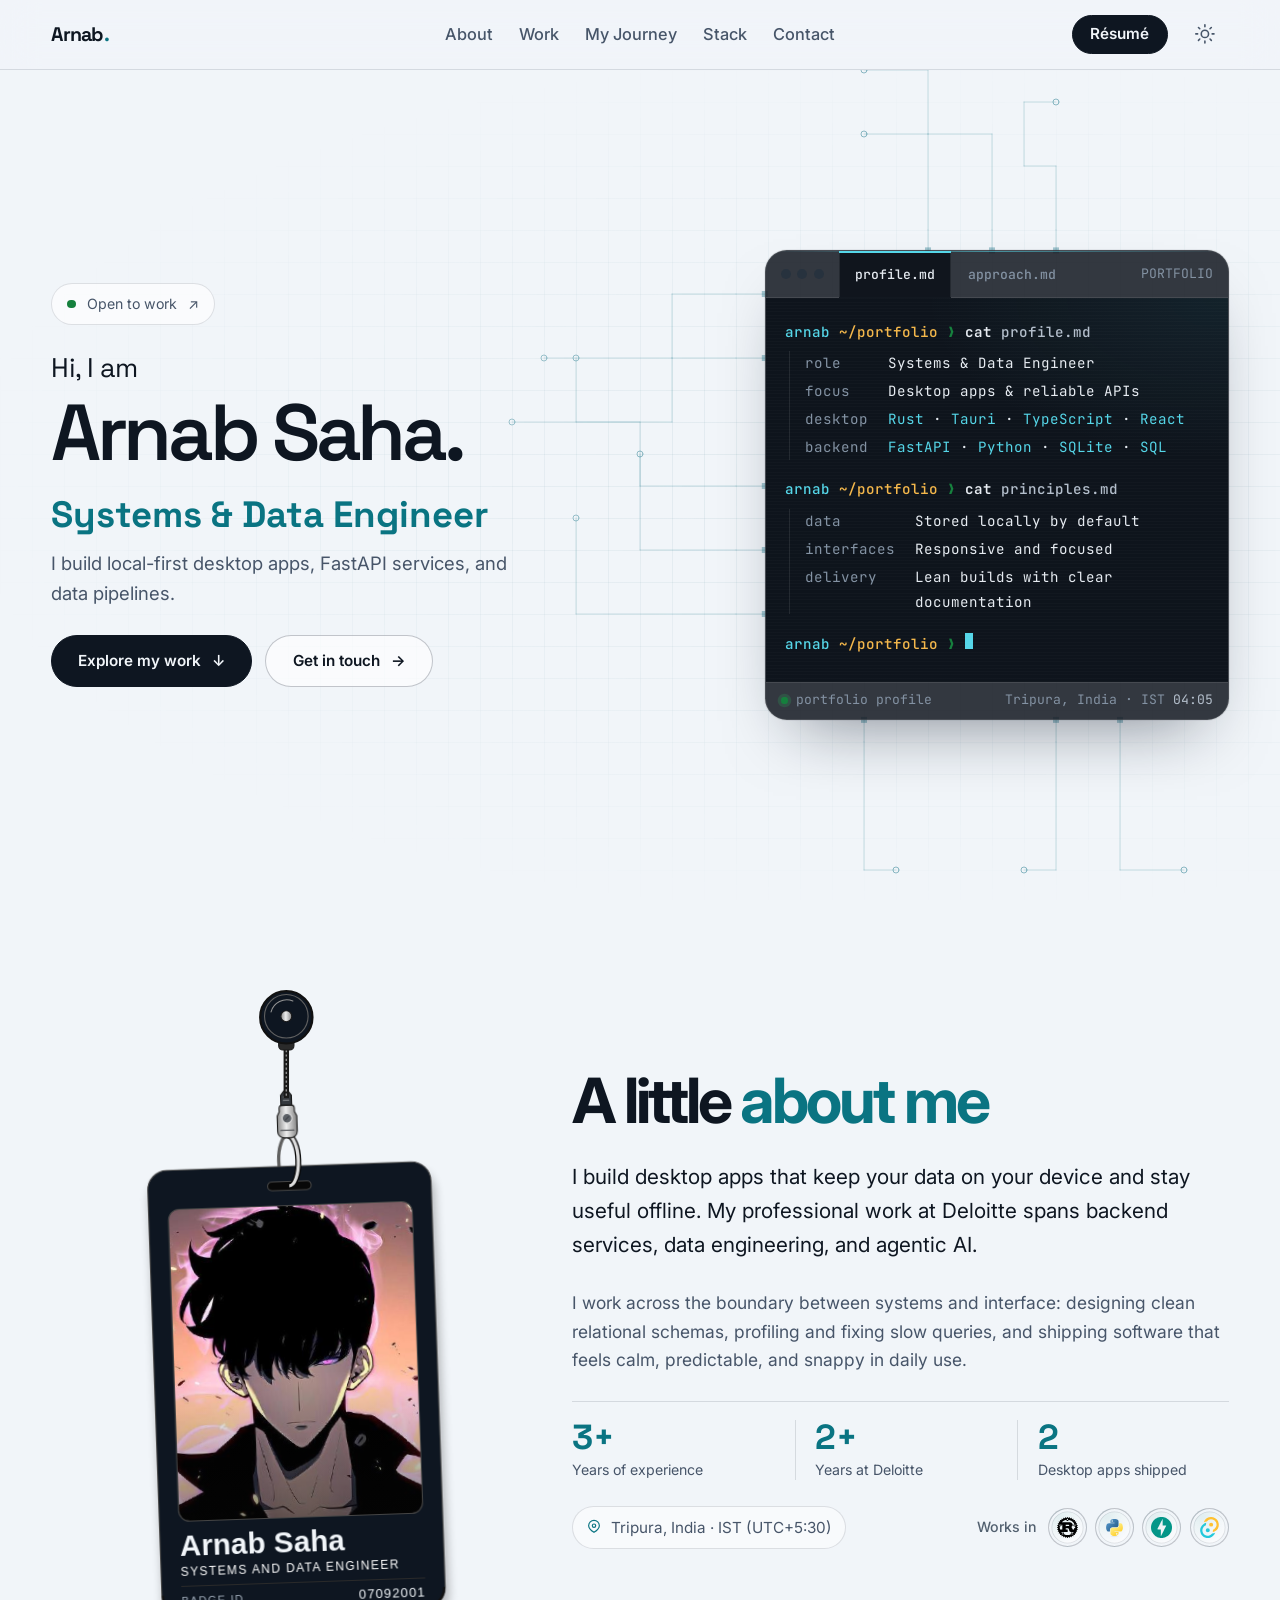
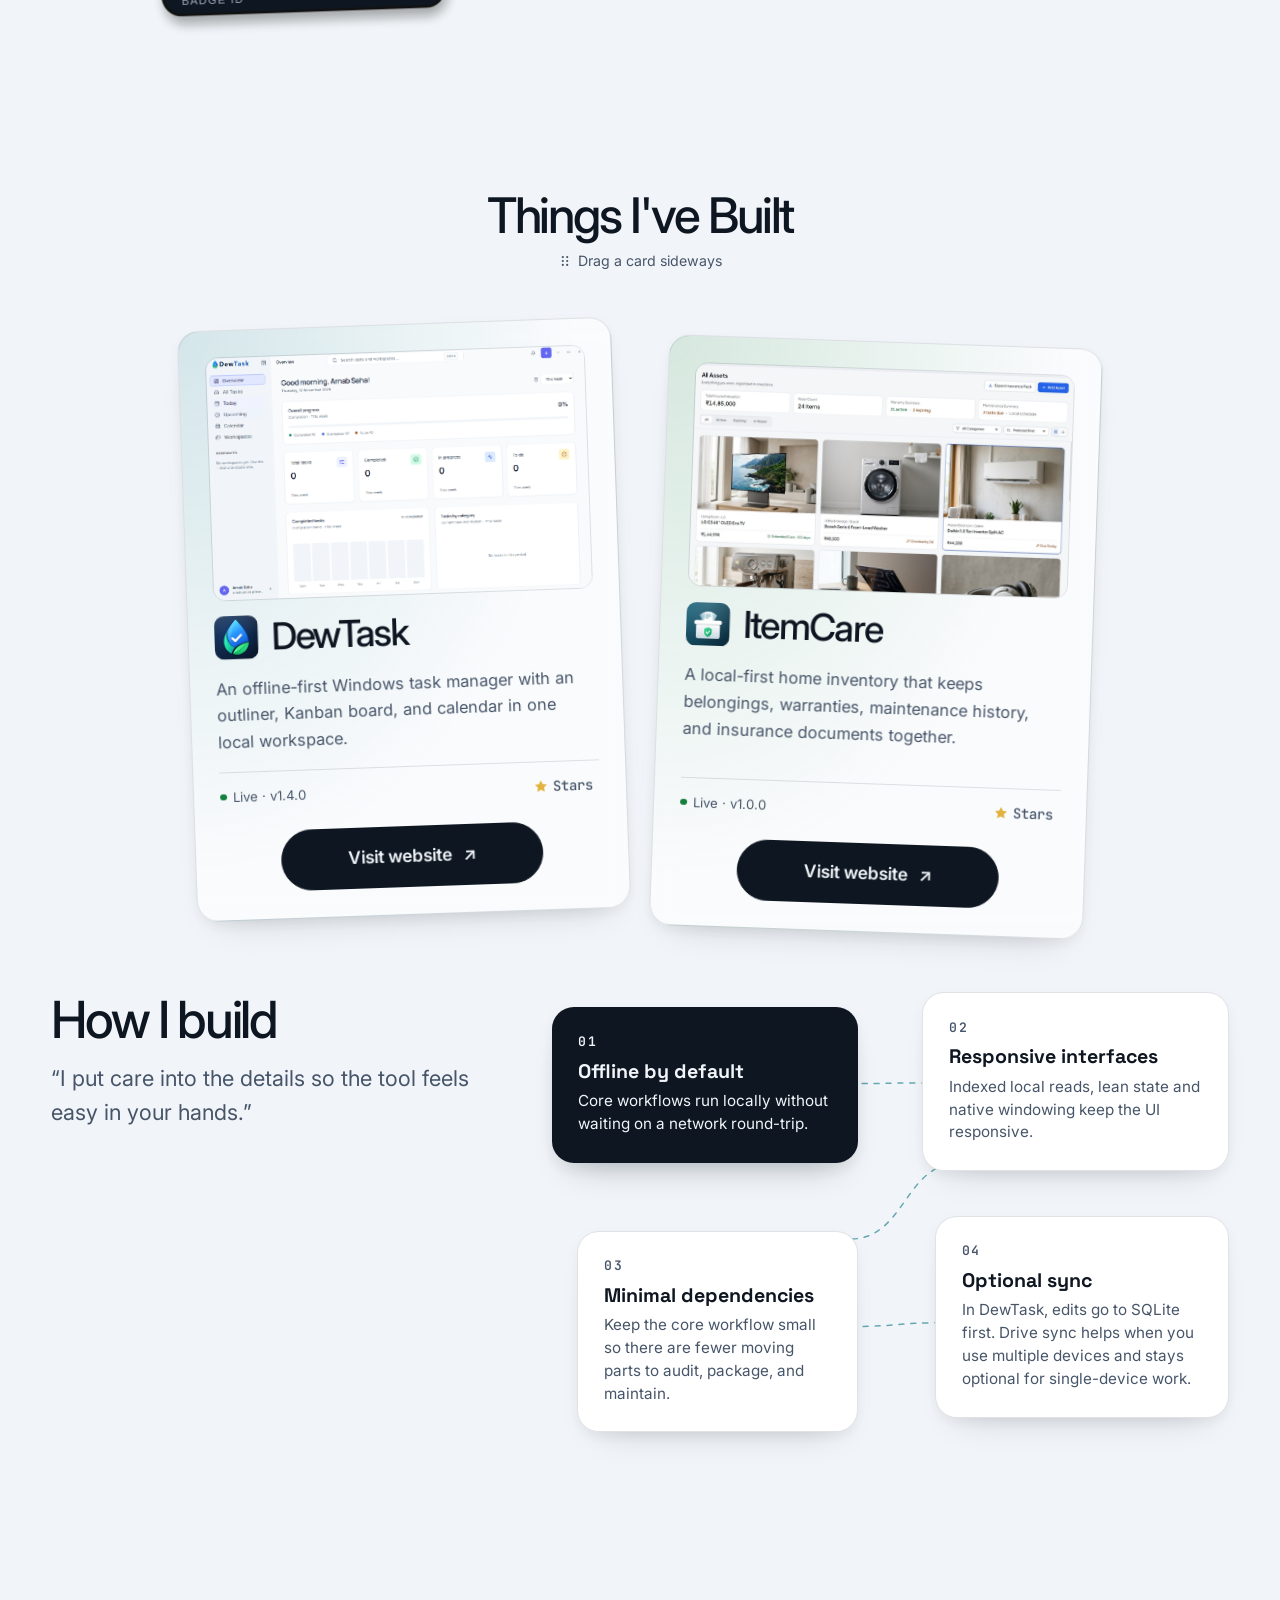
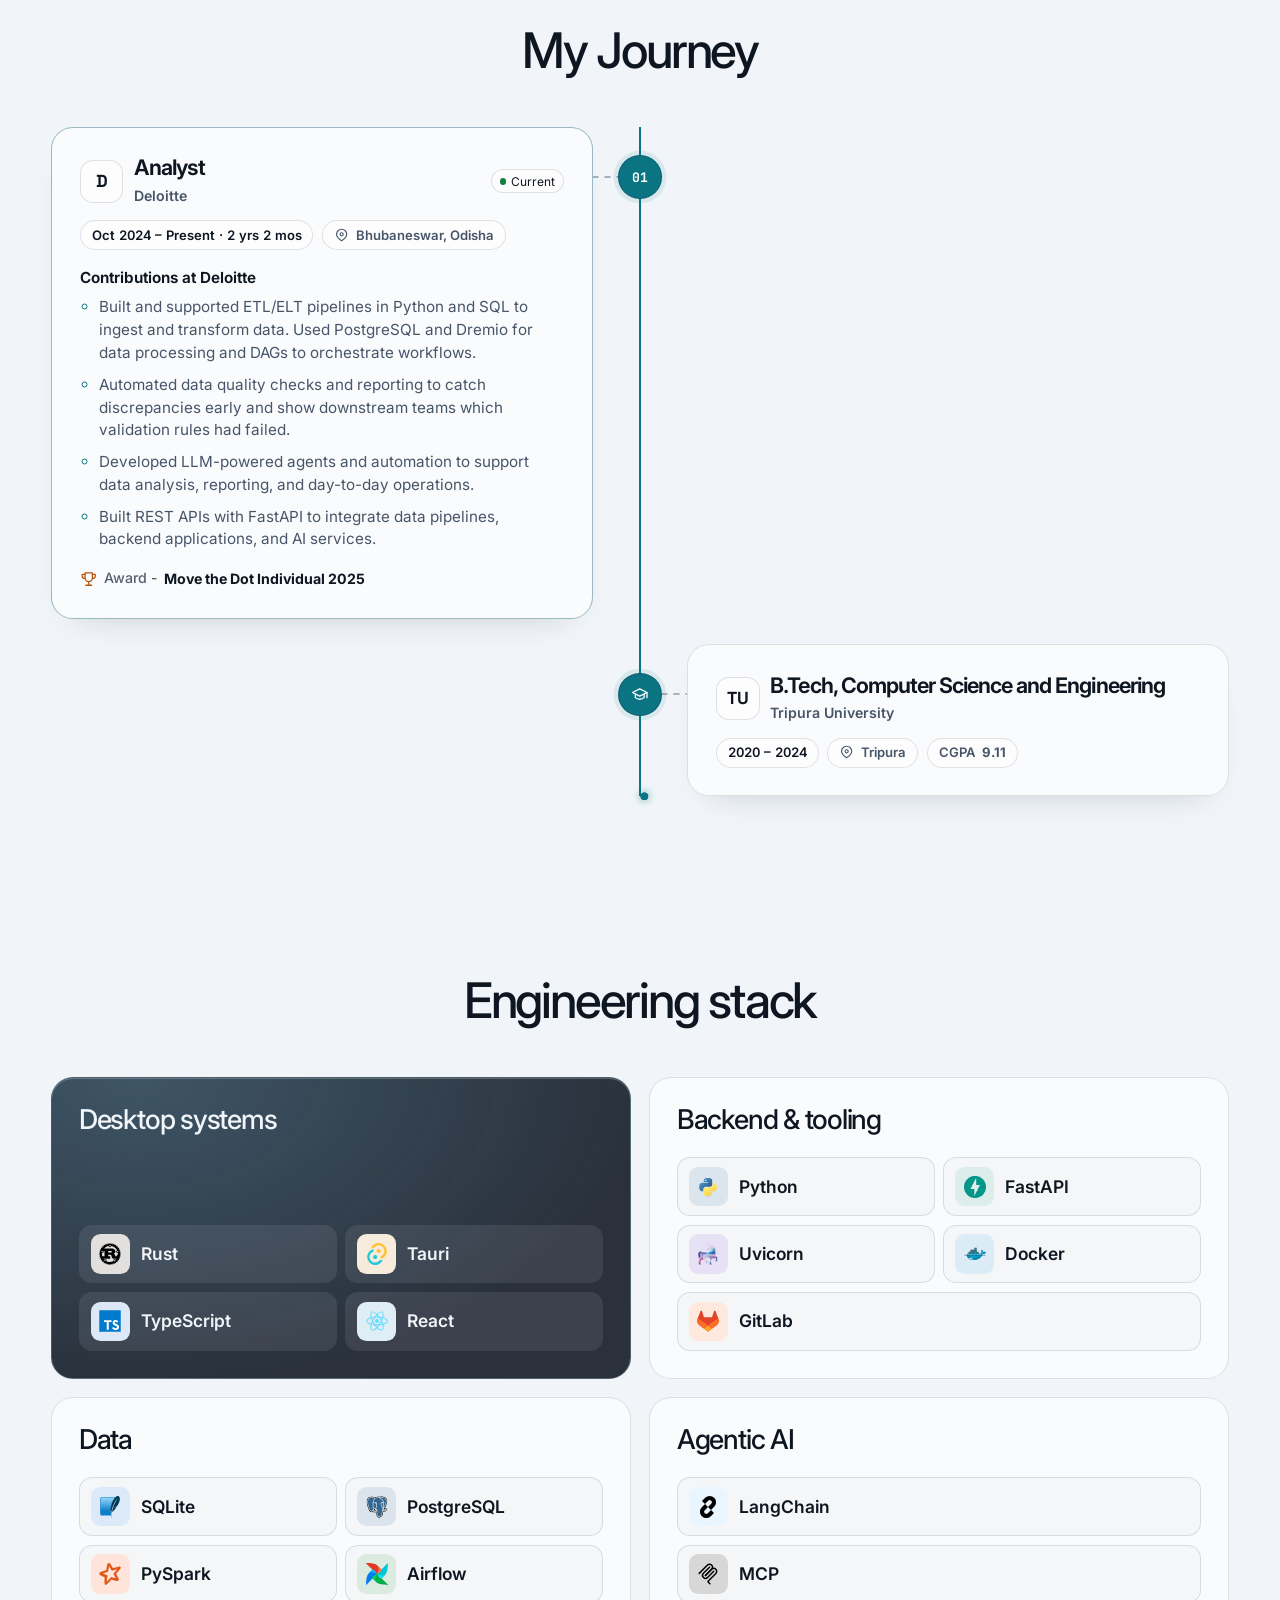
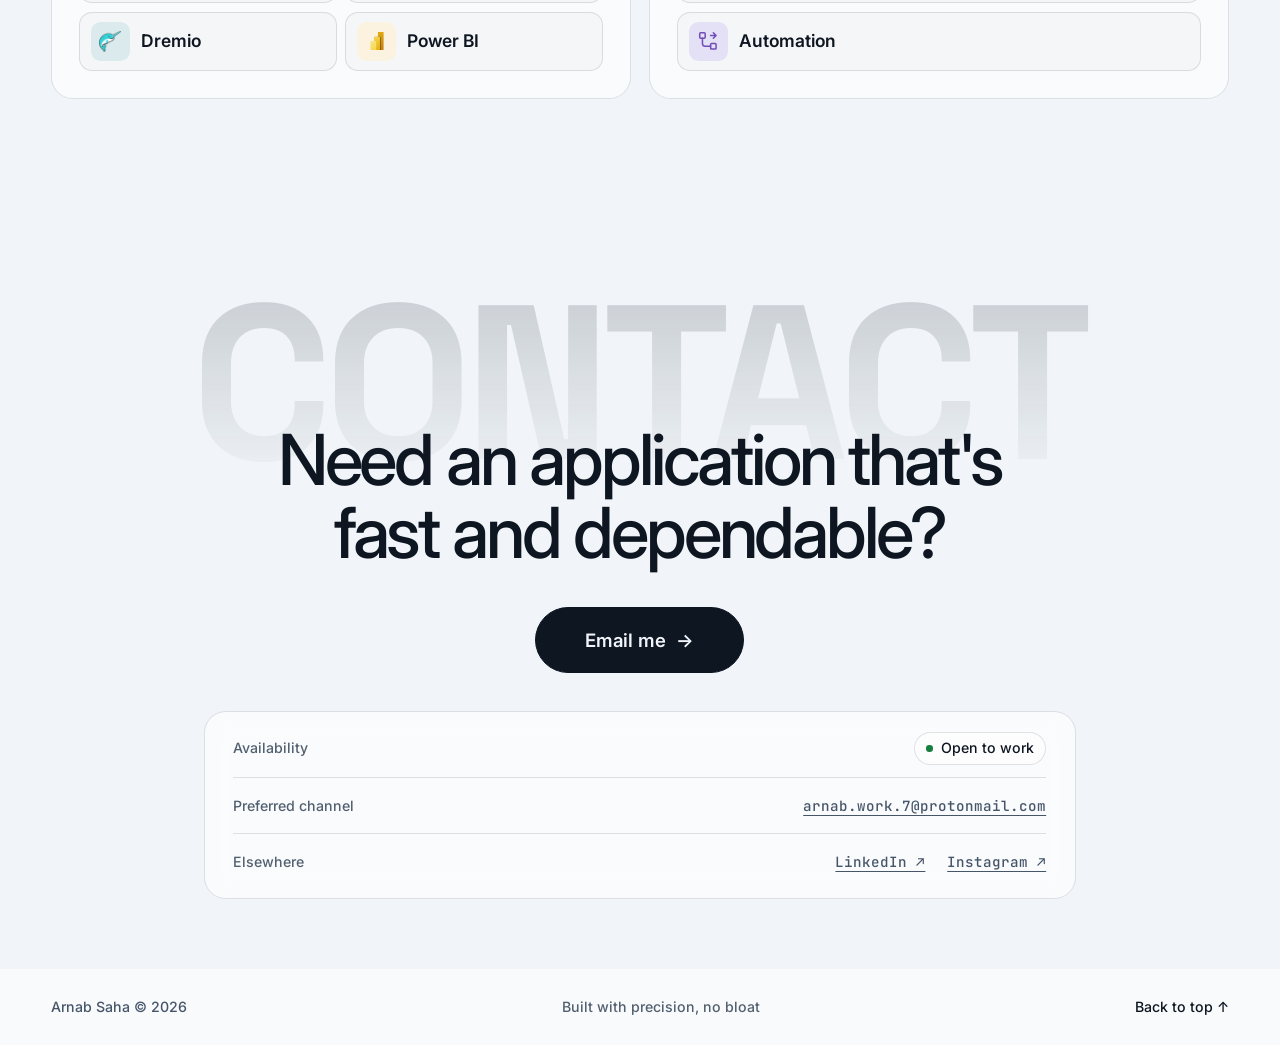
<file: index.html>
<!DOCTYPE html>
<html lang="en">
<head>
  <meta charset="UTF-8">
  <meta name="viewport" content="width=device-width, initial-scale=1, viewport-fit=cover">
  <title>Arnab Saha - Portfolio</title>
  <meta name="description" content="Arnab Saha is a Systems &amp; Data Engineer building local-first desktop apps, FastAPI services, and data pipelines.">
  <link rel="canonical" href="https://arnabsaha7.github.io/">
  <meta name="color-scheme" content="dark light">
  <meta name="theme-color" content="#0A0E12">

  <meta property="og:type" content="website">
  <meta property="og:site_name" content="Arnab Saha">
  <meta property="og:url" content="https://arnabsaha7.github.io/">
  <meta property="og:title" content="Arnab Saha - Portfolio">
  <meta property="og:description" content="Systems &amp; Data Engineer building FastAPI services and desktop apps that store data locally and work offline.">
  <meta property="og:image" content="https://arnabsaha7.github.io/assets/portfolio-card.png">
  <meta property="og:image:type" content="image/png">
  <meta property="og:image:width" content="1200">
  <meta property="og:image:height" content="630">
  <meta property="og:image:alt" content="Arnab Saha, Systems &amp; Data Engineer">

  <meta name="twitter:card" content="summary_large_image">
  <meta name="twitter:title" content="Arnab Saha - Portfolio">
  <meta name="twitter:description" content="Systems &amp; Data Engineer building FastAPI services and desktop apps that store data locally and work offline.">
  <meta name="twitter:image" content="https://arnabsaha7.github.io/assets/portfolio-card.png">
  <meta name="twitter:image:alt" content="Arnab Saha, Systems &amp; Data Engineer">

  <link rel="icon" href="data:image/svg+xml,%3Csvg xmlns='http://www.w3.org/2000/svg' viewBox='0 0 24 24'%3E%3Crect width='24' height='24' fill='%2355D6E8'/%3E%3Ctext x='12' y='18' font-family='monospace' font-size='16' font-weight='700' fill='%2306151A' text-anchor='middle'%3EA%3C/text%3E%3C/svg%3E">
  <script>
    (function () {
      var t = null;
      try { t = localStorage.getItem('theme'); } catch (e) {}
      if (t !== 'light' && t !== 'dark') {
        t = window.matchMedia && matchMedia('(prefers-color-scheme: light)').matches ? 'light' : 'dark';
      }
      document.documentElement.dataset.theme = t;
    })();
  </script>
  <script type="application/ld+json">
  {"@context":"https://schema.org","@type":"Person","name":"Arnab Saha","jobTitle":"Systems & Data Engineer","sameAs":["https://github.com/arnabsaha7","https://www.linkedin.com/in/arnab-saha-7o7","https://www.instagram.com/arnab_saha_7/"],"knowsAbout":["Rust","Tauri","TypeScript","React","FastAPI","Python","SQLite"]}
  </script>
  <link rel="preconnect" href="https://fonts.googleapis.com">
  <link rel="preconnect" href="https://fonts.gstatic.com" crossorigin>
  <link href="https://fonts.googleapis.com/css2?family=Inter:wght@400;500;600&amp;family=JetBrains+Mono:wght@400;500;600&amp;family=Space+Grotesk:wght@700;800&amp;display=swap" rel="stylesheet" media="print" onload="this.media='all'">
  <noscript><link href="https://fonts.googleapis.com/css2?family=Inter:wght@400;500;600&amp;family=JetBrains+Mono:wght@400;500;600&amp;family=Space+Grotesk:wght@700;800&amp;display=swap" rel="stylesheet"></noscript>
  <link rel="stylesheet" href="./styles.css">
  <script src="./script.js" defer></script>
</head>
<body>
<a class="skip" href="#main">Skip to content</a>

<svg width="0" height="0" style="position:absolute" aria-hidden="true">
  <symbol id="dewIcon" viewBox="0 0 512 512">
    <defs>
      <linearGradient id="bgSurfaceDark" x1="0%" y1="0%" x2="100%" y2="100%">
        <stop offset="0%" stop-color="#1B3A63"/><stop offset="55%" stop-color="#0F2340"/><stop offset="100%" stop-color="#091527"/>
      </linearGradient>
      <radialGradient id="markGlow" cx="50%" cy="46%" r="52%">
        <stop offset="0%" stop-color="#2B99FF" stop-opacity="0.42"/><stop offset="55%" stop-color="#1463E0" stop-opacity="0.14"/><stop offset="100%" stop-color="#1463E0" stop-opacity="0"/>
      </radialGradient>
      <linearGradient id="sheen" x1="0%" y1="0%" x2="0%" y2="100%">
        <stop offset="0%" stop-color="#FFFFFF" stop-opacity="0.10"/><stop offset="45%" stop-color="#FFFFFF" stop-opacity="0"/>
      </linearGradient>
      <linearGradient id="rim" x1="0%" y1="0%" x2="0%" y2="100%">
        <stop offset="0%" stop-color="#FFFFFF" stop-opacity="0.30"/><stop offset="50%" stop-color="#FFFFFF" stop-opacity="0.04"/><stop offset="100%" stop-color="#FFFFFF" stop-opacity="0.10"/>
      </linearGradient>
      <linearGradient id="dropGradDark" x1="35%" y1="5%" x2="70%" y2="85%">
        <stop offset="0%" stop-color="#5CE1FF"/><stop offset="45%" stop-color="#2B99FF"/><stop offset="100%" stop-color="#1463E0"/>
      </linearGradient>
      <linearGradient id="dropHighlightDark" x1="20%" y1="15%" x2="60%" y2="75%">
        <stop offset="0%" stop-color="#8CEBFF" stop-opacity="0.8"/><stop offset="100%" stop-color="#2B99FF" stop-opacity="0"/>
      </linearGradient>
      <linearGradient id="leftLeafGradDark" x1="15%" y1="20%" x2="75%" y2="95%">
        <stop offset="0%" stop-color="#3DF5BE"/><stop offset="55%" stop-color="#1AD9A6"/><stop offset="100%" stop-color="#10A891"/>
      </linearGradient>
      <linearGradient id="leafTopGradDark" x1="0%" y1="60%" x2="100%" y2="20%">
        <stop offset="0%" stop-color="#57F790"/><stop offset="100%" stop-color="#2CE074"/>
      </linearGradient>
      <linearGradient id="leafBotGradDark" x1="10%" y1="90%" x2="95%" y2="25%">
        <stop offset="0%" stop-color="#14B866"/><stop offset="50%" stop-color="#1ED175"/><stop offset="100%" stop-color="#28E382"/>
      </linearGradient>
      <filter id="appDropShadowDark" x="-25%" y="-25%" width="150%" height="150%" color-interpolation-filters="sRGB">
        <feDropShadow dx="0" dy="4" stdDeviation="5" flood-color="#020813" flood-opacity="0.5"/>
      </filter>
      <filter id="checkShadowDark" x="-20%" y="-20%" width="140%" height="140%" color-interpolation-filters="sRGB">
        <feDropShadow dx="0" dy="1.5" stdDeviation="1.6" flood-color="#021B4A" flood-opacity="0.5"/>
      </filter>
    </defs>
    <rect width="512" height="512" rx="112" fill="url(#bgSurfaceDark)"/>
    <rect width="512" height="512" rx="112" fill="url(#markGlow)"/>
    <rect width="512" height="512" rx="112" fill="url(#sheen)"/>
    <rect x="1" y="1" width="510" height="510" rx="111" fill="none" stroke="url(#rim)" stroke-width="2"/>
    <g transform="translate(-23.1, -9.2) scale(2.75)" filter="url(#appDropShadowDark)">
      <path d="M65 65C51 86 46 105 49 124C52 142 65 157 79 164C82 155 87 146 94 139C71 128 60 109 60 87C60 79 62 72 65 65Z" fill="url(#leftLeafGradDark)"/>
      <path d="M65 65C60 85 62 118 94 139C96 137 98 135 100 133C68 114 64 85 68 61Z" fill="#04384B" opacity="0.45"/>
      <path d="M97 22C99 19.5 101 19.5 103 22C118 40 152 77 152 108C152 110 151.8 111.5 151.5 113C134 117 108 124 94 139C66 123 59 97 65 65C74 50 87 34 97 22Z" fill="url(#dropGradDark)"/>
      <path d="M98 25C85 42 70 65 69 91C68 110 77 123 91 132C81 120 77 105 79 88C81 66 91 43 100 25Z" fill="url(#dropHighlightDark)"/>
      <path d="M85 165C96 138 120 123 154 117C135 135 112 153 85 165Z" fill="url(#leafTopGradDark)"/>
      <path d="M85 165C112 153 135 135 154 117C152 146 132 169 103 169C96 169 90 167.5 85 165Z" fill="url(#leafBotGradDark)"/>
      <path d="M85 99 96.5 110.5 121.5 85.5" fill="none" stroke="#FFFFFF" stroke-width="9.5" stroke-linecap="round" stroke-linejoin="round" filter="url(#checkShadowDark)"/>
    </g>
  </symbol>

  <symbol id="icIcon" viewBox="0 0 512 512">
    <defs>
      <linearGradient id="ic-bg" x1="0" y1="0" x2="1" y2="1">
        <stop offset="0" stop-color="#1F6A82"/><stop offset="1" stop-color="#0A2636"/>
      </linearGradient>
      <linearGradient id="ic-box" x1="0" y1="0" x2="0" y2="1">
        <stop offset="0" stop-color="#FFFFFF"/><stop offset="1" stop-color="#C9D6E0"/>
      </linearGradient>
      <linearGradient id="ic-sh" x1="0" y1="0" x2="1" y2="1">
        <stop offset="0" stop-color="#4ADE9B"/><stop offset="1" stop-color="#0B9A62"/>
      </linearGradient>
      <radialGradient id="ic-glow" cx=".5" cy="0" r=".9">
        <stop offset="0" stop-color="#fff" stop-opacity=".16"/><stop offset="1" stop-color="#fff" stop-opacity="0"/>
      </radialGradient>
      <g id="ic-paper">
        <rect x="210" y="112" width="92" height="140" rx="9"/>
        <path d="M224 140h56m-56 20h56m-56 20h34" fill="none" stroke="#2A7A8D" stroke-width="7" stroke-linecap="round"/>
      </g>
    </defs>
    <rect width="512" height="512" rx="112" fill="url(#ic-bg)"/>
    <rect width="512" height="512" rx="112" fill="url(#ic-glow)"/>
    <use href="#ic-paper" transform="rotate(-26 256 250)" fill="#A9C6D2"/>
    <use href="#ic-paper" transform="rotate(26 256 250)" fill="#A9C6D2"/>
    <use href="#ic-paper" transform="rotate(-13 256 250)" fill="#D3E3EA"/>
    <use href="#ic-paper" transform="rotate(13 256 250)" fill="#D3E3EA"/>
    <use href="#ic-paper" fill="#FFFFFF"/>
    <rect x="116" y="252" width="280" height="172" rx="24" fill="url(#ic-box)"/>
    <rect x="116" y="252" width="280" height="14" fill="#0A2636" opacity=".16"/>
    <rect x="96" y="208" width="320" height="52" rx="18" fill="#FFFFFF"/>
    <rect x="96" y="250" width="320" height="10" rx="5" fill="#0A2636" opacity=".12"/>
    <g transform="translate(256 346)">
      <path d="M0-54-44-37V4C-44 33-22 50 0 60 22 50 44 33 44 4V-37z" fill="url(#ic-sh)"/>
      <path d="M-20 2-5 18 22-14" fill="none" stroke="#fff" stroke-width="12" stroke-linecap="round" stroke-linejoin="round"/>
    </g>
  </symbol>

</svg>

<header class="bar">
  <div class="wrap">
    <a href="#top" class="brand" aria-label="Arnab Saha - Home">
      Arnab<span aria-hidden="true">.</span>
    </a>
    <button id="navBtn" class="ico nav-toggle" type="button" aria-label="Open menu" aria-expanded="false" aria-controls="primaryNav">
      <svg width="16" height="16" viewBox="0 0 16 16" fill="none" stroke="currentColor" stroke-width="1.6" stroke-linecap="round" aria-hidden="true">
        <path d="M2 4h12M2 8h12M2 12h12"/>
      </svg>
    </button>
    <nav class="top-nav" id="primaryNav" aria-label="Primary">
      <a href="#about">About</a>
      <a href="#work">Work</a>
      <a href="#experience">My Journey</a>
      <a href="#stack">Stack</a>
      <a href="#contact">Contact</a>
    </nav>
    <div class="bar-end">
    <a class="btn pri nav-resume" href="./assets/docs/resume.pdf" download>Résumé</a>
    <button id="themeBtn" class="ico theme-switch" type="button" aria-label="Switch theme">
      <svg width="20" height="20" viewBox="0 0 24 24" fill="none" stroke="currentColor" stroke-width="1.75" stroke-linecap="round" stroke-linejoin="round" aria-hidden="true">
        <g class="theme-sun">
          <circle cx="12" cy="12" r="4"/>
          <path d="M12 2v2m0 16v2M2 12h2m16 0h2M4.93 4.93l1.42 1.42m11.3 11.3 1.42 1.42m0-14.14-1.42 1.42m-11.3 11.3-1.42 1.42"/>
        </g>
        <path class="theme-moon" d="M20.9 13.35A9 9 0 1 1 10.65 3.1a7 7 0 0 0 10.25 10.25Z"/>
      </svg>
    </button>
    </div>
  </div>
</header>

<main id="main">
  <section id="top" class="hero">
    <canvas class="hero-bg" id="heroBg" aria-hidden="true"></canvas>
    <div class="wrap grid">
      <div class="c7">
        <a class="hero-note" href="#contact"><span class="dot" aria-hidden="true"></span><span>Open to work</span><span aria-hidden="true">↗</span></a>
        <h1><span class="greet">Hi, I am</span> <span class="nw">Arnab Saha.</span></h1>
        <p class="hero-role">Systems &amp; Data Engineer</p>
        <p class="hero-description">I build local-first desktop apps, FastAPI services, and data pipelines.</p>
        <div class="row">
          <a class="btn pri" href="#work">
            <span>Explore my work</span>
            <span class="arr" aria-hidden="true">↓</span>
          </a>
          <a class="btn gh" href="#contact">
            <span>Get in touch</span>
            <span class="arr" aria-hidden="true">→</span>
          </a>
        </div>
      </div>

      <details class="engineering-notes c5" id="engineeringNotes">
        <summary>View engineering notes</summary>
        <div class="term">
          <div class="th">
            <div class="th-l">
              <span class="t-dots" aria-hidden="true"><i></i><i></i><i></i></span>
              <div class="term-tabs" role="tablist" aria-label="Terminal view">
                <button class="term-tab on" type="button" role="tab" aria-selected="true" id="tab-manifest" aria-controls="pane-manifest" tabindex="0" data-tab="manifest">profile.md</button>
                <button class="term-tab" type="button" role="tab" aria-selected="false" id="tab-workflow" aria-controls="pane-workflow" tabindex="-1" data-tab="workflow">approach.md</button>
              </div>
            </div>
            <span>PORTFOLIO</span>
          </div>

          <div class="tb">
            <div class="term-pane on" id="pane-manifest" role="tabpanel" aria-labelledby="tab-manifest">
              <div class="t-block">
                <div class="t-cmd">
                  <span class="t-ps" aria-hidden="true"><i>arnab</i><em>~/portfolio</em></span><b aria-hidden="true">❯</b>
                  <span class="t-type"><span class="prog">cat</span> profile.md</span>
                </div>
                <dl class="t-grid t-res">
                  <dt>role</dt><dd>Systems &amp; Data Engineer</dd>
                  <dt>focus</dt><dd>Desktop apps &amp; reliable APIs</dd>
                  <dt>desktop</dt><dd><span class="tk">Rust</span> · <span class="tk">Tauri</span> · <span class="tk">TypeScript</span> · <span class="tk">React</span></dd>
                  <dt>backend</dt><dd><span class="tk">FastAPI</span> · <span class="tk">Python</span> · <span class="tk">SQLite</span> · <span class="tk">SQL</span></dd>
                </dl>
              </div>
              <div class="t-block">
                <div class="t-cmd">
                  <span class="t-ps" aria-hidden="true"><i>arnab</i><em>~/portfolio</em></span><b aria-hidden="true">❯</b>
                  <span class="t-type"><span class="prog">cat</span> principles.md</span>
                </div>
                <dl class="t-grid t-res">
                  <dt>data</dt><dd>Stored locally by default</dd>
                  <dt>interfaces</dt><dd>Responsive and focused</dd>
                  <dt>delivery</dt><dd>Lean builds with clear documentation</dd>
                </dl>
              </div>
              <div class="t-block">
                <div class="t-cmd"><span class="t-ps" aria-hidden="true"><i>arnab</i><em>~/portfolio</em></span><b aria-hidden="true">❯</b><i class="cur" aria-hidden="true"></i></div>
              </div>
            </div>

            <div class="term-pane" id="pane-workflow" role="tabpanel" aria-labelledby="tab-workflow">
              <div class="t-block">
                <div class="t-cmd">
                  <span class="t-ps" aria-hidden="true"><i>arnab</i><em>~/portfolio</em></span><b aria-hidden="true">❯</b>
                  <span class="t-type"><span class="prog">cat</span> approach.md</span>
                </div>
                <dl class="t-grid t-res">
                  <dt><span class="n">01</span> scope</dt><dd>Clarify goals, constraints, and edge cases</dd>
                  <dt><span class="n">02</span> design</dt><dd>Define data models and system boundaries</dd>
                  <dt><span class="n">03</span> build</dt><dd>Deliver focused, maintainable features</dd>
                  <dt><span class="n">04</span> validate</dt><dd>Check behavior and document the handoff</dd>
                </dl>
              </div>
              <div class="t-block">
                <div class="t-cmd"><span class="t-ps" aria-hidden="true"><i>arnab</i><em>~/portfolio</em></span><b aria-hidden="true">❯</b><i class="cur" aria-hidden="true"></i></div>
              </div>
            </div>
          </div>

          <div class="tf">
            <span class="tf-l"><i class="dot" aria-hidden="true"></i>portfolio profile</span>
            <span class="tf-r">
              <span>Tripura, India · IST <time id="termClock">--:--</time></span>
            </span>
          </div>
        </div>
      </details>
    </div>
  </section>

  <section id="about" class="sec about" aria-labelledby="about-title">
    <div class="wrap about-layout">
      <div class="about-portrait">
        <div id="about-badge" class="about-badge">
          <svg class="about-lanyard" viewBox="-24 0 296 119" aria-hidden="true">
            <use class="about-cord" href="./assets/id-mockup.svg#reel-cord"/>
            <use href="./assets/id-mockup.svg#reel-head"/>
          </svg>
          <button class="about-hanger" type="button" aria-label="Show portfolio QR code on Arnab Saha’s badge" aria-pressed="false" disabled>
            <span class="about-card" aria-hidden="true">
              <svg class="about-card-face" viewBox="-24 105 296 504">
                <defs>
                  <clipPath id="about-avatar-clip"><rect x="12" y="210" width="224" height="286.3" rx="10"/></clipPath>
                </defs>
                <use href="./assets/id-mockup.svg#badge"/>
                <g clip-path="url(#about-avatar-clip)">
                  <foreignObject x="12" y="210" width="224" height="286.3">
                    <div xmlns="http://www.w3.org/1999/xhtml" style="width: 100%; height: 100%;">
                      <img src="./assets/about-portrait.jpg" alt="Portrait of Arnab Saha" style="width: 100%; height: 100%; object-fit: cover; display: block;" onerror="this.onerror=null;this.src='https://avatars.githubusercontent.com/u/88814961?s=460';" decoding="async" fetchpriority="low">
                    </div>
                  </foreignObject>
                </g>
                <use href="./assets/id-mockup.svg#badge-front-details"/>
              </svg>
              <svg class="about-card-face about-card-back" viewBox="-24 105 296 504">
                <use href="./assets/id-mockup.svg#badge-back"/>
              </svg>
            </span>
            <svg class="about-reel-tip" viewBox="115 105 18 15" aria-hidden="true">
              <use href="./assets/id-mockup.svg#reel-tip"/>
            </svg>
          </button>
        </div>
      </div>
      <div class="about-content">
        <h2 id="about-title" class="about-title">A little <span>about me</span></h2>
        <div class="about-copy">
          <p class="about-lead">
            I build desktop apps that keep your data on your device and stay useful offline. My professional work at Deloitte spans backend services, data engineering, and agentic AI.
          </p>
          <p class="about-sub">
            I work across the boundary between systems and interface: designing clean relational schemas, profiling and fixing slow queries, and shipping software that feels calm, predictable, and snappy in daily use.
          </p>
        </div>
        <dl class="about-stats">
          <div><dt>Years of experience</dt><dd>3+</dd></div>
          <div><dt>Years at Deloitte</dt><dd>2+</dd></div>
          <div><dt>Desktop apps shipped</dt><dd>2</dd></div>
        </dl>
        <div class="about-meta">
          <p class="pill about-location">
            <svg width="16" height="16" viewBox="0 0 24 24" fill="none" stroke="currentColor" stroke-width="1.75" stroke-linecap="round" stroke-linejoin="round" aria-hidden="true">
              <path d="M20 10c0 5-8 10-8 10s-8-5-8-10a8 8 0 1 1 16 0Z"/><circle cx="12" cy="10" r="2.5"/>
            </svg>
            <span>Tripura, India <span aria-hidden="true">·</span> IST (UTC+5:30)</span>
          </p>
          <div class="about-technology">
            <span id="about-technologies" class="lbl">Works in</span>
            <ul class="about-badges" role="list" aria-labelledby="about-technologies">
              <li><img class="about-badge-rust" src="./assets/technology/rust.svg" width="24" height="24" alt="Rust"></li>
              <li><img src="./assets/technology/python.svg" width="24" height="24" alt="Python"></li>
              <li><img src="./assets/technology/fastapi.svg" width="24" height="24" alt="FastAPI"></li>
              <li><img src="./assets/technology/tauri.svg" width="24" height="24" alt="Tauri"></li>
            </ul>
          </div>
        </div>
      </div>
    </div>
  </section>

  <section id="work" class="sec" aria-labelledby="work-title">
    <div class="wrap">
      <div class="head">
        <h2 id="work-title">Things I've Built</h2>
        <p id="work-drag-hint" class="work-drag-hint" hidden>
          <svg width="14" height="14" viewBox="0 0 16 16" fill="currentColor" aria-hidden="true">
            <circle cx="5.5" cy="3.5" r="1.25"/><circle cx="10.5" cy="3.5" r="1.25"/>
            <circle cx="5.5" cy="8" r="1.25"/><circle cx="10.5" cy="8" r="1.25"/>
            <circle cx="5.5" cy="12.5" r="1.25"/><circle cx="10.5" cy="12.5" r="1.25"/>
          </svg>
          Drag a card sideways
        </p>
      </div>

      <div class="pcards">
        <article class="pc pc--dewtask">
          <img class="pc-preview" src="./assets/dewtask-dashboard.png" width="1120" height="658" loading="lazy" decoding="async" alt="DewTask dashboard showing task progress, weekly completions, and workspace navigation">
          <div class="pc-heading">
            <svg class="pc-logo" viewBox="0 0 512 512" aria-hidden="true"><use href="#dewIcon"/></svg>
            <h3>DewTask</h3>
          </div>
          <p class="pc-description">An offline-first Windows task manager with an outliner, Kanban board, and calendar in one local workspace.</p>
          <footer class="pc-actions">
            <div class="pc-meta">
              <span class="pc-status"><span class="dot" aria-hidden="true"></span><span id="dewTag" data-fallback-tag="v1.4.0">Live</span></span>
              <a class="pc-stars" href="https://github.com/arnabsaha7/dewtask/stargazers" aria-label="DewTask stars on GitHub">
                <svg viewBox="0 0 24 24" width="16" height="16" aria-hidden="true"><path d="m12 3 2.8 5.7 6.3.9-4.5 4.4 1.1 6.2-5.7-3-5.7 3 1.1-6.2-4.5-4.4 6.3-.9L12 3Z"/></svg>
                <span>Stars</span>
              </a>
            </div>
            <a class="btn pri" href="https://arnabsaha7.github.io/dewtask/" target="_blank" rel="noopener noreferrer" aria-label="Visit website for DewTask (opens in a new tab)">Visit website <span aria-hidden="true">↗</span></a>
          </footer>
        </article>

        <article class="pc pc--itemcare">
          <img class="pc-preview" src="./assets/itemcare-dashboard.jpg" width="1120" height="658" loading="lazy" decoding="async" alt="ItemCare asset dashboard showing appliance cards, warranty status, and maintenance due dates">
          <div class="pc-heading">
            <svg class="pc-logo" viewBox="0 0 512 512" aria-hidden="true"><use href="#icIcon"/></svg>
            <h3>ItemCare</h3>
          </div>
          <p class="pc-description">A local-first home inventory that keeps belongings, warranties, maintenance history, and insurance documents together.</p>
          <footer class="pc-actions">
            <div class="pc-meta">
              <span class="pc-status"><span class="dot" aria-hidden="true"></span><span id="itemcareTag" data-fallback-tag="v1.0.0">Live</span></span>
              <a class="pc-stars" href="https://github.com/arnabsaha7/ItemCare/stargazers" aria-label="ItemCare stars on GitHub">
                <svg viewBox="0 0 24 24" width="16" height="16" aria-hidden="true"><path d="m12 3 2.8 5.7 6.3.9-4.5 4.4 1.1 6.2-5.7-3-5.7 3 1.1-6.2-4.5-4.4 6.3-.9L12 3Z"/></svg>
                <span>Stars</span>
              </a>
            </div>
            <a class="btn pri" href="https://arnabsaha7.github.io/itemcare/" target="_blank" rel="noopener noreferrer" aria-label="Visit website for ItemCare (opens in a new tab)">Visit website <span aria-hidden="true">↗</span></a>
          </footer>
        </article>
      </div>

      <section class="principles" aria-labelledby="principles-title">
        <div>
          <h3 id="principles-title" class="principle-intro">How I build</h3>
          <p class="principle-quote">“I put care into the details so the tool feels easy in your hands.”</p>
        </div>
        <div class="principle-map">
          <svg class="principle-connectors" aria-hidden="true" focusable="false">
            <defs>
              <mask id="principle-connector-mask" maskUnits="userSpaceOnUse" x="0" y="0" width="100%" height="100%" mask-type="alpha">
                <path class="principle-draw" pathLength="1"/>
              </mask>
            </defs>
            <path class="principle-dashes" mask="url(#principle-connector-mask)"/>
          </svg>
          <ol class="principle-list" role="list">
            <li class="principle-item">
              <article class="principle-card" tabindex="0" aria-current="true" aria-labelledby="principle-offline">
                <span class="principle-number" aria-hidden="true">01</span>
                <h4 id="principle-offline">Offline by default</h4>
                <p>Core workflows run locally without waiting on a network round-trip.</p>
              </article>
            </li>
            <li class="principle-item">
              <article class="principle-card" tabindex="0" aria-labelledby="principle-fast">
                <span class="principle-number" aria-hidden="true">02</span>
                <h4 id="principle-fast">Responsive interfaces</h4>
                <p>Indexed local reads, lean state and native windowing keep the UI responsive.</p>
              </article>
            </li>
            <li class="principle-item">
              <article class="principle-card" tabindex="0" aria-labelledby="principle-minimal">
                <span class="principle-number" aria-hidden="true">03</span>
                <h4 id="principle-minimal">Minimal dependencies</h4>
                <p>Keep the core workflow small so there are fewer moving parts to audit, package, and maintain.</p>
              </article>
            </li>
            <li class="principle-item">
              <article class="principle-card" tabindex="0" aria-labelledby="principle-sync">
                <span class="principle-number" aria-hidden="true">04</span>
                <h4 id="principle-sync">Optional sync</h4>
                <p>In DewTask, edits go to SQLite first. Drive sync helps when you use multiple devices and stays optional for single-device work.</p>
              </article>
            </li>
          </ol>
        </div>
      </section>
    </div>
  </section>

  <section id="experience" class="sec" aria-labelledby="experience-title">
    <div class="wrap experience-wrap">
      <div class="head"><h2 id="experience-title">My Journey</h2></div>
      <ol class="experience-timeline" role="list">
        <li>
          <span class="experience-node" aria-hidden="true">01</span>
          <svg class="experience-connector" viewBox="0 0 32 16" preserveAspectRatio="none" aria-hidden="true">
            <path d="M0 8H32" vector-effect="non-scaling-stroke"/>
          </svg>
          <article class="experience-card">
            <header class="experience-role-header">
              <span class="experience-mark" aria-hidden="true">D</span>
              <div>
                <h3>Analyst</h3>
                <p class="experience-company">Deloitte</p>
              </div>
              <p class="pill experience-current"><span class="dot" aria-hidden="true"></span>Current</p>
            </header>
            <div class="experience-meta">
              <p class="pill experience-tenure"><span><time datetime="2024-10">Oct 2024</time> – <span class="experience-end">Present</span><span class="experience-duration"></span></span></p>
              <p class="pill experience-location">
                <svg viewBox="0 0 24 24" aria-hidden="true"><path d="M20 10c0 5-8 10-8 10S4 15 4 10a8 8 0 1 1 16 0Z"/><circle cx="12" cy="10" r="2.5"/></svg>
                Bhubaneswar, Odisha
              </p>
            </div>
            <section class="experience-contributions" aria-labelledby="deloitte-contributions-title">
              <h4 id="deloitte-contributions-title">Contributions at Deloitte</h4>
              <ul class="experience-contribution-list">
                <li>Built and supported ETL/ELT pipelines in Python and SQL to ingest and transform data. Used PostgreSQL and Dremio for data processing and DAGs to orchestrate workflows.</li>
                <li>Automated data quality checks and reporting to catch discrepancies early and show downstream teams which validation rules had failed.</li>
                <li>Developed LLM-powered agents and automation to support data analysis, reporting, and day-to-day operations.</li>
                <li>Built REST APIs with FastAPI to integrate data pipelines, backend applications, and AI services.</li>
              </ul>
            </section>
            <p class="experience-award">
              <svg viewBox="0 0 24 24" aria-hidden="true"><path d="M8 21h8m-4-5v5M7 4h10v7a5 5 0 0 1-10 0V4Zm0 2H3v2a4 4 0 0 0 4 4m10-6h4v2a4 4 0 0 1-4 4"/></svg>
              <span class="lbl">Award -</span>
              <strong>Move the Dot Individual 2025</strong>
            </p>
          </article>
        </li>
        <li>
          <span class="experience-node" aria-hidden="true">
            <svg viewBox="0 0 24 24"><path d="m2 9 10-5 10 5-10 5-10-5Z"/><path d="M6 11v5c3 3 9 3 12 0v-5m4-2v7"/></svg>
          </span>
          <svg class="experience-connector" viewBox="0 0 32 16" preserveAspectRatio="none" aria-hidden="true">
            <path d="M0 8H32" vector-effect="non-scaling-stroke"/>
          </svg>
          <article class="experience-card">
            <header class="experience-role-header">
              <span class="experience-mark" aria-hidden="true">TU</span>
              <div>
                <h3>B.Tech, Computer Science and Engineering</h3>
                <p class="experience-company">Tripura University</p>
              </div>
            </header>
            <div class="experience-meta">
              <p class="pill experience-tenure"><span><time datetime="2020">2020</time> – <time datetime="2024">2024</time></span></p>
              <p class="pill experience-location">
                <svg viewBox="0 0 24 24" aria-hidden="true"><path d="M20 10c0 5-8 10-8 10S4 15 4 10a8 8 0 1 1 16 0Z"/><circle cx="12" cy="10" r="2.5"/></svg>
                Tripura
              </p>
              <p class="pill">CGPA <strong>9.11</strong></p>
            </div>
          </article>
        </li>
      </ol>
    </div>
  </section>

  <section id="stack" class="sec" aria-labelledby="stack-title">
    <div class="wrap">
      <div class="head"><h2 id="stack-title">Engineering stack</h2></div>
      <div class="stack">
        <article class="stack-card stack-card--desktop">
          <h3>Desktop systems</h3>
          <ul class="stack-tools" role="list">
            <li data-tool="rust"><span class="stack-icon"><img src="./assets/technology/rust.svg" width="22" height="22" alt="" loading="lazy"></span>Rust</li>
            <li data-tool="tauri"><span class="stack-icon"><img src="./assets/technology/tauri.svg" width="22" height="22" alt="" loading="lazy"></span>Tauri</li>
            <li data-tool="typescript"><span class="stack-icon"><img src="./assets/technology/typescript.svg" width="22" height="22" alt="" loading="lazy"></span>TypeScript</li>
            <li data-tool="react"><span class="stack-icon"><img src="./assets/technology/react.svg" width="22" height="22" alt="" loading="lazy"></span>React</li>
          </ul>
        </article>
        <article class="stack-card stack-card--backend">
          <h3>Backend &amp; tooling</h3>
          <ul class="stack-tools" role="list">
            <li data-tool="python"><span class="stack-icon"><img src="./assets/technology/python.svg" width="22" height="22" alt="" loading="lazy"></span>Python</li>
            <li data-tool="fastapi"><span class="stack-icon"><img src="./assets/technology/fastapi.svg" width="22" height="22" alt="" loading="lazy"></span>FastAPI</li>
            <li data-tool="uvicorn"><span class="stack-icon"><img src="./assets/technology/uvicorn.png" width="22" height="22" alt="" loading="lazy"></span>Uvicorn</li>
            <li data-tool="docker"><span class="stack-icon"><img src="./assets/technology/docker.svg" width="22" height="22" alt="" loading="lazy"></span>Docker</li>
            <li data-tool="gitlab"><span class="stack-icon"><img src="./assets/technology/gitlab.svg" width="22" height="22" alt="" loading="lazy"></span>GitLab</li>
          </ul>
        </article>
        <article class="stack-card stack-card--data">
          <h3>Data</h3>
          <ul class="stack-tools" role="list">
            <li data-tool="sqlite"><span class="stack-icon"><img src="./assets/technology/sqlite.svg" width="22" height="22" alt="" loading="lazy"></span>SQLite</li>
            <li data-tool="postgresql"><span class="stack-icon"><img src="./assets/technology/postgresql.svg" width="22" height="22" alt="" loading="lazy"></span>PostgreSQL</li>
            <li data-tool="pyspark"><span class="stack-icon"><img src="./assets/technology/apachespark.svg" width="22" height="22" alt="" loading="lazy"></span>PySpark</li>
            <li data-tool="airflow"><span class="stack-icon"><img src="./assets/technology/apacheairflow.svg" width="22" height="22" alt="" loading="lazy"></span>Airflow</li>
            <li data-tool="dremio"><span class="stack-icon"><img src="./assets/technology/dremio.png" width="22" height="22" alt="" loading="lazy"></span>Dremio</li>
            <li data-tool="power-bi"><span class="stack-icon"><img src="./assets/technology/power-bi.svg" width="22" height="22" alt="" loading="lazy"></span>Power BI</li>
          </ul>
        </article>
        <article class="stack-card stack-card--ai">
          <h3>Agentic AI</h3>
          <ul class="stack-tools" role="list">
            <li data-tool="langchain"><span class="stack-icon"><img src="./assets/technology/langchain.svg" width="22" height="22" alt="" loading="lazy"></span>LangChain</li>
            <li data-tool="mcp"><span class="stack-icon"><img src="./assets/technology/mcp.svg" width="22" height="22" alt="" loading="lazy"></span>MCP</li>
            <li data-tool="workflow"><span class="stack-icon"><svg viewBox="0 0 24 24" aria-hidden="true" focusable="false"><rect x="3" y="3" width="6" height="6" rx="1"/><rect x="15" y="15" width="6" height="6" rx="1"/><path d="M6 9v6a3 3 0 0 0 3 3h6m0-12h6m-3-3 3 3-3 3"/></svg></span>Automation</li>
          </ul>
        </article>
      </div>
    </div>
  </section>

  <section id="contact" class="sec contact" aria-labelledby="contact-title">
    <div class="wrap contact-stage">
      <h2 id="contact-title" class="contact-title">Contact</h2>
      <div class="contact-watermark" aria-hidden="true">CONTACT</div>
      <div class="grid contact-grid">
        <div class="c7">
          <h3>
            <span>Need an application that's fast and dependable?</span>
          </h3>
          <div class="row">
            <a id="mailBtn" class="btn pri" href="#contact" hidden>
              <span>Email me</span>
              <span class="arr" aria-hidden="true">→</span>
            </a>
          </div>
        </div>
        <div class="c5 contact-box">
          <div class="contact-box-head">
            <span class="lbl">Availability</span>
            <span class="pill"><span class="dot" aria-hidden="true"></span><span class="lbl lbl-strong">Open to work</span></span>
          </div>
          <div class="contact-box-row">
            <span class="lbl">Preferred channel</span>
            <a id="mailLink" class="under" href="#contact" hidden></a>
          </div>
          <div class="contact-box-row">
            <span class="lbl">Elsewhere</span>
            <div class="contact-socials">
              <a class="under" href="https://www.linkedin.com/in/arnab-saha-7o7" target="_blank" rel="noopener noreferrer">LinkedIn ↗</a>
              <a class="under" href="https://www.instagram.com/arnab_saha_7/" target="_blank" rel="noopener noreferrer">Instagram ↗</a>
            </div>
          </div>
        </div>
      </div>
    </div>
  </section>
</main>

<footer>
  <div class="wrap">
    <span class="lbl lbl-2">Arnab Saha © 2026</span>
    <span class="lbl">Built with precision, no bloat</span>
    <a class="lbl lbl-strong" id="toTop" href="#top">Back to top ↑</a>
  </div>
</footer>

</body>
</html>
</file>
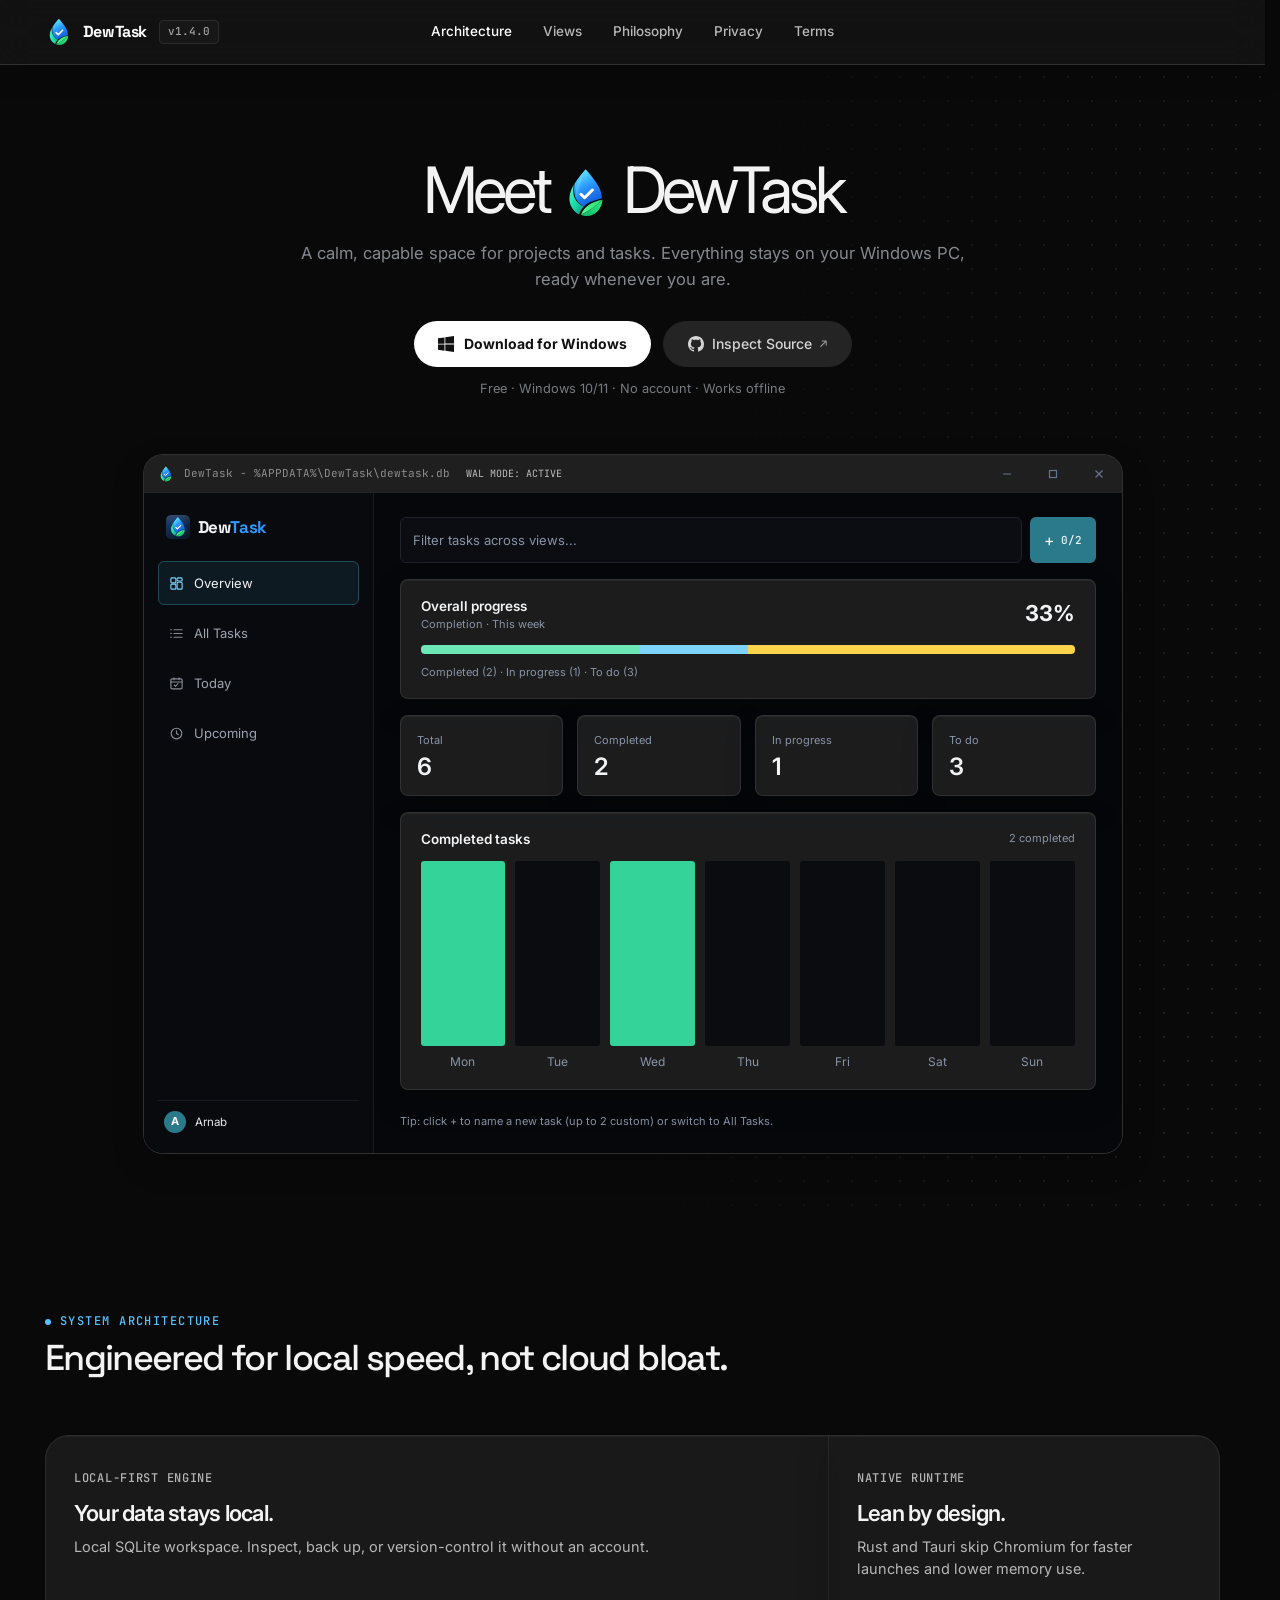
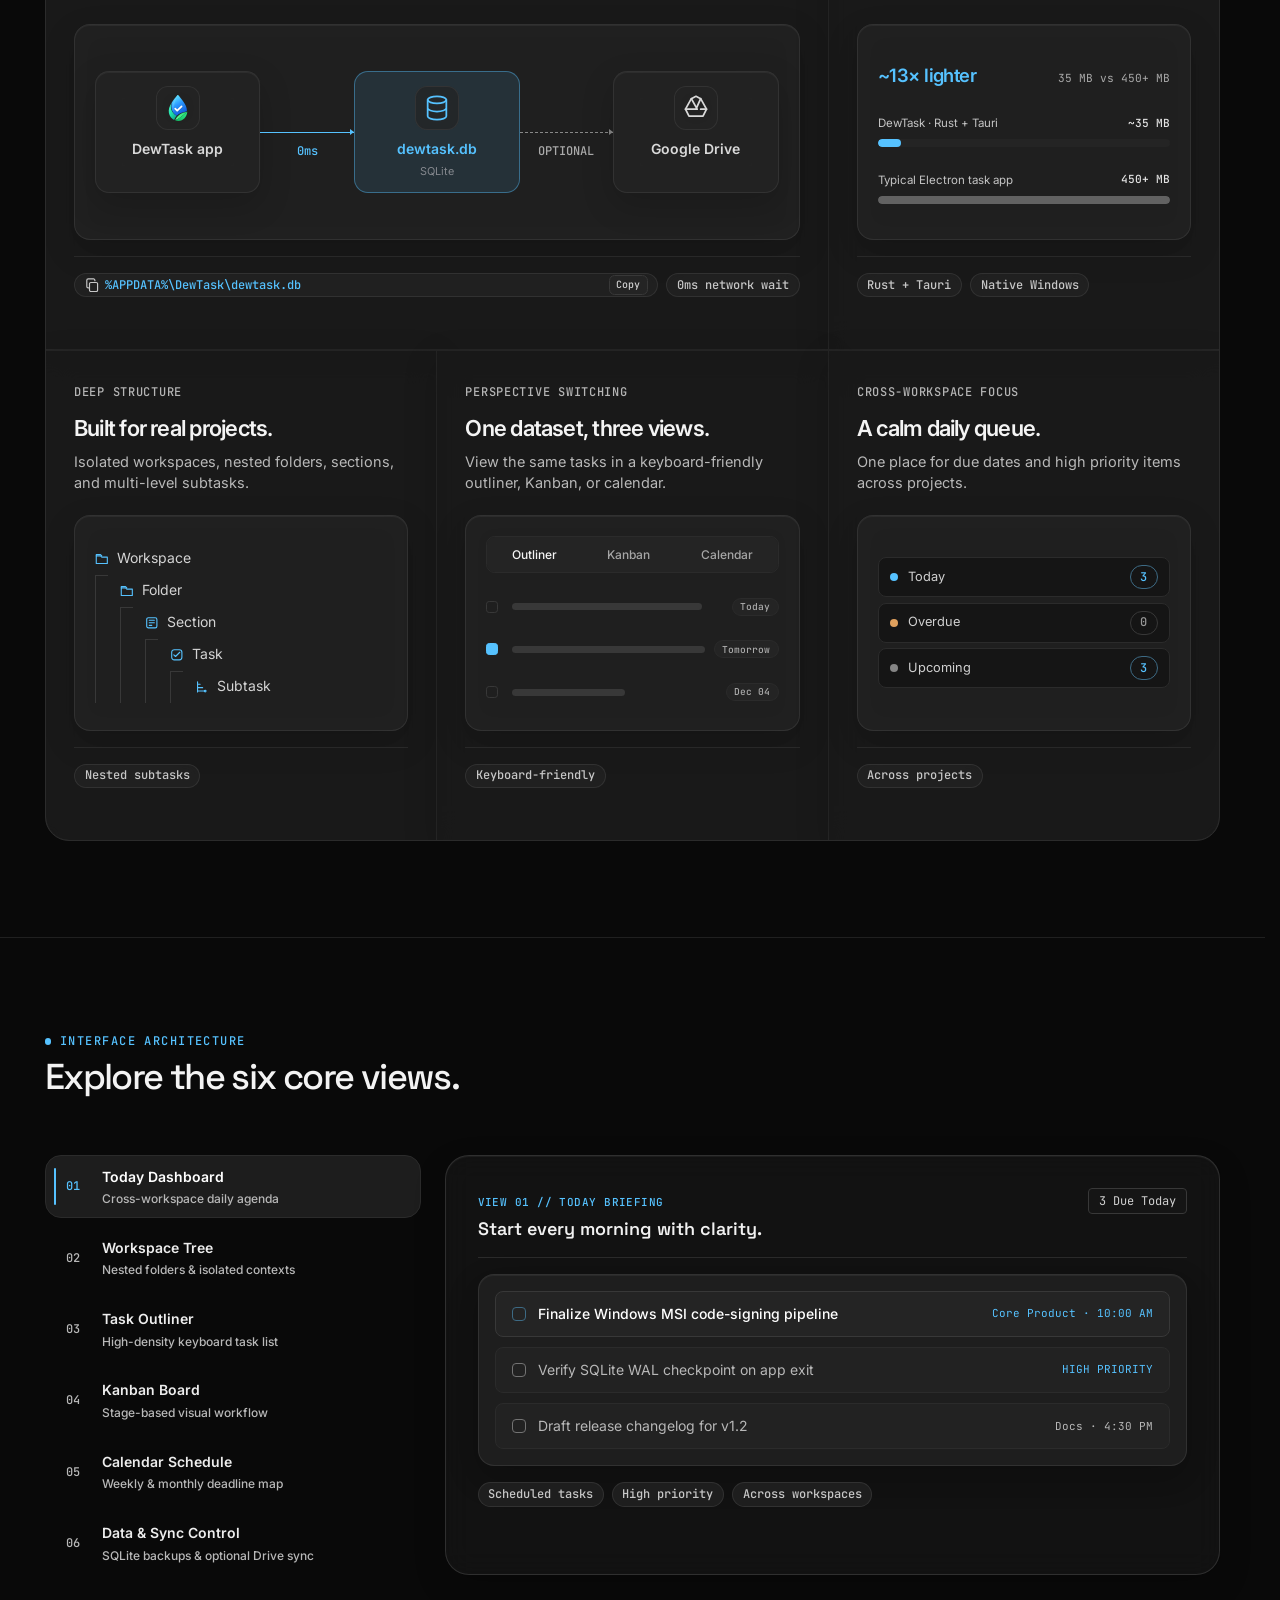
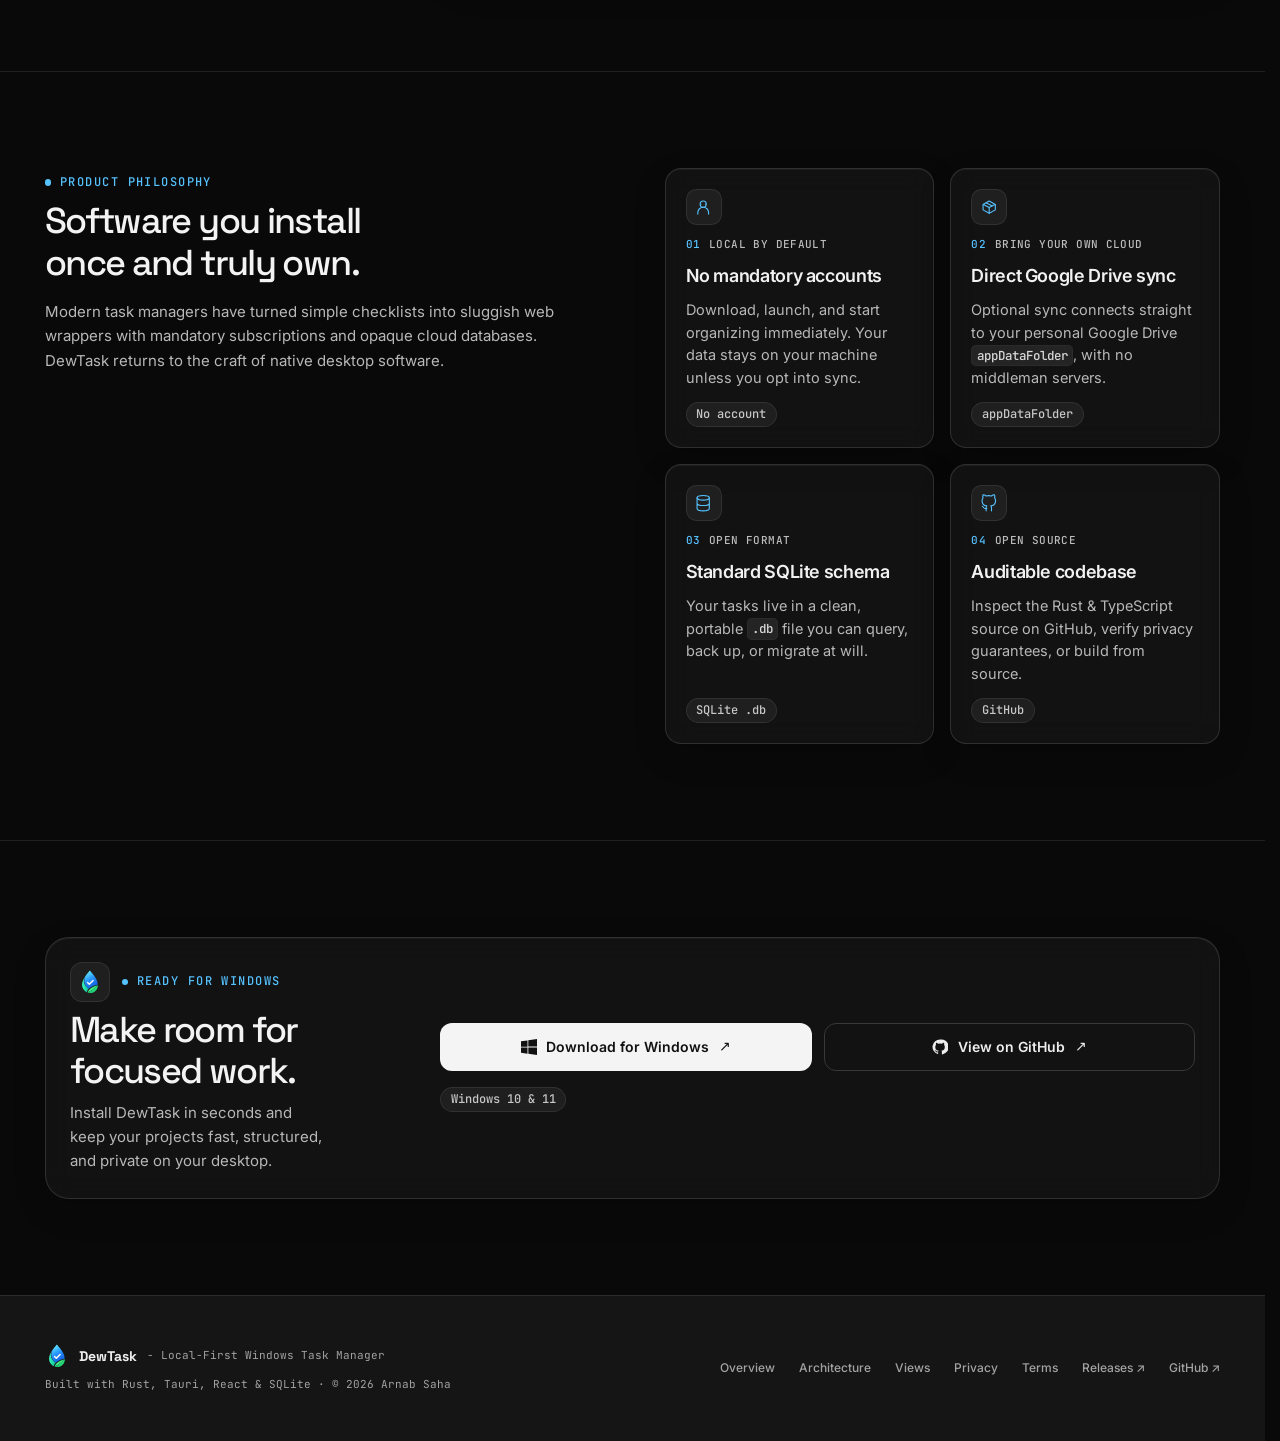
<file: dewtask/index.html>
<!DOCTYPE html>
<html lang="en" class="scroll-smooth dark">
<head>
  <meta charset="UTF-8">
  <meta name="viewport" content="width=device-width, initial-scale=1.0">
  <meta name="theme-color" content="#090909">
  <meta name="description" content="DewTask is a fast, offline-first Windows task manager built with Rust, Tauri, and local SQLite for managing complex projects without cloud lock-in.">
  <link rel="canonical" href="https://arnabsaha7.github.io/dewtask/">

  <!-- Open Graph (Facebook, LinkedIn, WhatsApp, Slack, Discord, iMessage) -->
  <meta property="og:type" content="website">
  <meta property="og:site_name" content="DewTask">
  <meta property="og:url" content="https://arnabsaha7.github.io/dewtask/">
  <meta property="og:title" content="DewTask">
  <meta property="og:description" content="Offline-first Windows task manager built with Rust, Tauri, and local SQLite for structured workspaces and zero-latency execution.">
  <meta property="og:image" content="https://arnabsaha7.github.io/dewtask/assets/dewtask-preview-card.png">
  <meta property="og:image:type" content="image/png">
  <meta property="og:image:width" content="1200">
  <meta property="og:image:height" content="630">
  <meta property="og:image:alt" content="DewTask, an offline-first Windows task manager. Think in projects. Own every task locally.">

  <!-- Twitter / X -->
  <meta name="twitter:card" content="summary_large_image">
  <meta name="twitter:title" content="DewTask">
  <meta name="twitter:description" content="Offline-first Windows task manager built with Rust, Tauri, and local SQLite for structured workspaces and zero-latency execution.">
  <meta name="twitter:image" content="https://arnabsaha7.github.io/dewtask/assets/dewtask-preview-card.png">
  <meta name="twitter:image:alt" content="DewTask, an offline-first Windows task manager. Think in projects. Own every task locally.">

  <title>DewTask</title>

  <script type="application/ld+json">
  {"@context":"https://schema.org","@type":"SoftwareApplication","name":"DewTask","operatingSystem":"Windows 10, Windows 11","applicationCategory":"ProductivityApplication","offers":{"@type":"Offer","price":"0","priceCurrency":"USD"},"author":{"@type":"Person","name":"Arnab Saha","url":"https://github.com/arnabsaha7"},"downloadUrl":"https://github.com/arnabsaha7/dewtask/releases/latest"}
  </script>

  <link rel="preconnect" href="https://fonts.googleapis.com">
  <link rel="preconnect" href="https://fonts.gstatic.com" crossorigin>
  <link href="https://fonts.googleapis.com/css2?family=Inter:wght@400;500;600;700&family=JetBrains+Mono:wght@400;500;600&family=Space+Grotesk:wght@600;700&display=swap" rel="stylesheet">
  <meta name="color-scheme" content="dark">
  <link rel="icon" href="assets/dewtask-icon-dark.svg">
  <link rel="stylesheet" href="./assets/tailwind.css">
  <link rel="stylesheet" href="./styles.css">
  <link rel="stylesheet" href="./css/dewtask-sandbox.css">
  <link rel="stylesheet" href="./css/site-refresh.css">
</head>

<body data-page="home" class="min-h-screen bg-surface-base font-sans text-slate-300 antialiased">
  <a href="#main" class="skip">Skip to content</a>
  <div aria-hidden="true" class="pointer-events-none fixed inset-0 z-0 hairline-grid"></div>
  <div aria-hidden="true" class="pointer-events-none fixed inset-x-0 top-0 z-0 h-[560px] hero-vignette"></div>

  <div data-site-header></div>

  <main id="main" class="page-main relative z-10">
    <!-- FULL-WIDTH ARCHITECTURAL HERO -->
    <section class="hero-stage w-full border-b section-rule">
      <div class="site-container pb-12 pt-8 sm:pt-12 lg:pb-20 lg:pt-14">
        <!-- Hero: headline, benefit copy, then CTAs directly beneath -->
        <div class="hero-layout">
          <div class="hero-copy">
            <h1 class="font-display text-4xl font-bold leading-[1.04] tracking-tight text-white sm:text-6xl xl:text-[4.5rem]">
              Meet <svg class="hero-mark" viewBox="0 0 160 160" aria-hidden="true" focusable="false">
                <defs>
                  <linearGradient id="hero-drop-gradient" x1="35%" y1="5%" x2="70%" y2="85%">
                    <stop offset="0%" stop-color="#5CE1FF"/><stop offset="45%" stop-color="#2B99FF"/><stop offset="100%" stop-color="#1463E0"/>
                  </linearGradient>
                  <linearGradient id="hero-drop-highlight" x1="20%" y1="15%" x2="60%" y2="75%">
                    <stop offset="0%" stop-color="#8CEBFF" stop-opacity=".8"/><stop offset="100%" stop-color="#2B99FF" stop-opacity="0"/>
                  </linearGradient>
                  <linearGradient id="hero-leaf-left" x1="15%" y1="20%" x2="75%" y2="95%">
                    <stop offset="0%" stop-color="var(--logo-leaf-1)"/><stop offset="55%" stop-color="var(--logo-leaf-2)"/><stop offset="100%" stop-color="var(--logo-leaf-3)"/>
                  </linearGradient>
                  <linearGradient id="hero-leaf-top" x1="0%" y1="60%" x2="100%" y2="20%">
                    <stop offset="0%" stop-color="var(--logo-leaf-4)"/><stop offset="100%" stop-color="var(--logo-leaf-5)"/>
                  </linearGradient>
                  <linearGradient id="hero-leaf-bottom" x1="10%" y1="90%" x2="95%" y2="25%">
                    <stop offset="0%" stop-color="var(--logo-leaf-6)"/><stop offset="50%" stop-color="var(--logo-leaf-7)"/><stop offset="100%" stop-color="var(--logo-leaf-8)"/>
                  </linearGradient>
                  <linearGradient id="hero-mark-shine-gradient" x1="0" y1="0" x2="1" y2="0">
                    <stop offset="0" stop-color="#fff" stop-opacity="0"/><stop offset=".5" stop-color="#fff" stop-opacity=".38"/><stop offset="1" stop-color="#fff" stop-opacity="0"/>
                  </linearGradient>
                  <clipPath id="hero-mark-drop-clip">
                    <path d="M 97 22 C 99 19.5, 101 19.5, 103 22 C 118 40, 152 77, 152 108 C 152 110, 151.8 111.5, 151.5 113 C 134 117, 108 124, 94 139 C 66 123, 59 97, 65 65 C 74 50, 87 34, 97 22 Z"/>
                  </clipPath>
                  <filter id="hero-mark-check-shadow" x="-20%" y="-20%" width="140%" height="140%">
                    <feDropShadow dx="0" dy="2" stdDeviation="2.5" flood-color="#021B4A" flood-opacity=".5"/>
                  </filter>
                </defs>
                <g transform="translate(-21 -15)">
                  <ellipse class="hero-mark__ripple" cx="100" cy="148" rx="12" ry="3.5" fill="none" stroke="#8CEBFF" stroke-width="1.5"/>
                  <g class="hero-mark__leaf-sway">
                    <g class="hero-mark__leaf-enter">
                      <path d="M 65 65 C 51 86, 46 105, 49 124 C 52 142, 65 157, 79 164 C 82 155, 87 146, 94 139 C 71 128, 60 109, 60 87 C 60 79, 62 72, 65 65 Z" fill="url(#hero-leaf-left)"/>
                      <path d="M 65 65 C 60 85, 62 118, 94 139 C 96 137, 98 135, 100 133 C 68 114, 64 85, 68 61 Z" fill="#04384B" opacity=".45"/>
                      <path d="M 85 165 C 96 138, 120 123, 154 117 C 135 135, 112 153, 85 165 Z" fill="url(#hero-leaf-top)"/>
                      <path d="M 85 165 C 112 153, 135 135, 154 117 C 152 146, 132 169, 103 169 C 96 169, 90 167.5, 85 165 Z" fill="url(#hero-leaf-bottom)"/>
                    </g>
                  </g>
                  <g class="hero-mark__drop-enter">
                    <g class="hero-mark__drop-float">
                      <path d="M 97 22 C 99 19.5, 101 19.5, 103 22 C 118 40, 152 77, 152 108 C 152 110, 151.8 111.5, 151.5 113 C 134 117, 108 124, 94 139 C 66 123, 59 97, 65 65 C 74 50, 87 34, 97 22 Z" fill="url(#hero-drop-gradient)"/>
                      <path d="M 98 25 C 85 42, 70 65, 69 91 C 68 110, 77 123, 91 132 C 81 120, 77 105, 79 88 C 81 66, 91 43, 100 25 Z" fill="url(#hero-drop-highlight)"/>
                      <rect class="hero-mark__shine" x="-42" y="16" width="28" height="150" fill="url(#hero-mark-shine-gradient)" clip-path="url(#hero-mark-drop-clip)"/>
                    </g>
                  </g>
                  <path class="hero-mark__check" d="M 85 99 L 96.5 110.5 L 121.5 85.5" fill="none" stroke="#FFFFFF" stroke-width="9.5" stroke-linecap="round" stroke-linejoin="round" filter="url(#hero-mark-check-shadow)"/>
                </g>
              </svg> DewTask
            </h1>

            <p class="hero-description">
              A calm, capable space for projects and tasks. Everything stays on your Windows PC, ready whenever you are.
            </p>

            <div class="hero-actions">
              <div class="hero-cta-row">
                <a href="https://github.com/arnabsaha7/dewtask/releases/latest" data-download-link class="focus-ring inline-flex items-center justify-center gap-2.5 rounded-lg bg-white px-4 py-3 text-sm font-semibold text-slate-950 shadow-sm transition hover:bg-brand-300">
                  <svg aria-hidden="true" class="h-4 w-4 shrink-0 fill-current" viewBox="0 0 24 24"><path d="M0 3.449 9.75 2.1v9.451H0m10.949-9.602L24 0v11.4H10.949M0 12.6h9.75v9.451L0 20.699M10.949 12.6H24V24l-12.949-1.801"/></svg>
                  <span data-download-label>Download for Windows</span>
                </a>

                <a href="https://github.com/arnabsaha7/dewtask" target="_blank" rel="noopener noreferrer" class="focus-ring inline-flex items-center justify-center gap-2 rounded-lg border border-surface-borderBright bg-surface-elevated px-4 py-3 text-sm font-medium text-slate-200 transition hover:bg-surface-highlight hover:text-white">
                  <svg aria-hidden="true" class="h-4 w-4 shrink-0 fill-current" viewBox="0 0 16 16"><path d="M8 0C3.58 0 0 3.58 0 8c0 3.54 2.29 6.53 5.47 7.59.4.07.55-.17.55-.38 0-.19-.01-.82-.01-1.49-2.01.37-2.53-.49-2.69-.94-.09-.23-.48-.94-.82-1.13-.28-.15-.68-.52-.01-.53.63-.01 1.08.58 1.23.82.72 1.21 1.87.87 2.33.66.07-.52.28-.87.51-1.07-1.78-.2-3.64-.89-3.64-3.95 0-.87.31-1.59.82-2.15-.08-.2-.36-1.02.08-2.12 0 0 .67-.21 2.2.82.64-.18 1.32-.27 2-.27s1.36.09 2 .27c1.53-1.04 2.2-.82 2.2-.82.44 1.1.16 1.92.08 2.12.51.56.82 1.27.82 2.15 0 3.07-1.87 3.75-3.65 3.95.29.25.54.73.54 1.48 0 1.07-.01 1.93-.01 2.2 0 .21.15.46.55.38A8.01 8.01 0 0 0 16 8c0-4.42-3.58-8-8-8Z"/></svg>
                  <span>Inspect Source</span>
                  <span aria-hidden="true" class="font-mono text-xs text-slate-400">↗</span>
                </a>
              </div>

              <p class="hero-microcopy">Free · Windows 10/11 · No account · Works offline</p>

              <button type="button" data-share-desktop class="hero-share-link">
                On your phone? Share link for your PC →
              </button>
            </div>
          </div>
        </div>

        <!-- Framed Windows 11 Desktop Application Window with Interactive Sandbox -->
        <div class="mt-10 sm:mt-14">
          <div class="win11-window">
            <!-- Authentic Windows 11 Titlebar -->
            <div class="win11-titlebar">
              <div class="flex items-center gap-2.5 min-w-0">
                <svg viewBox="0 0 160 160" width="16" height="16" aria-hidden="true" focusable="false" class="h-4 w-4 shrink-0 rounded-sm"><defs><linearGradient id="app-drop" x1="35%" y1="5%" x2="70%" y2="85%"><stop stop-color="#5CE1FF"/><stop offset="45%" stop-color="#2B99FF"/><stop offset="100%" stop-color="#1463E0"/></linearGradient><linearGradient id="app-leaf-a"><stop stop-color="var(--logo-leaf-1)"/><stop offset="55%" stop-color="var(--logo-leaf-2)"/><stop offset="100%" stop-color="var(--logo-leaf-3)"/></linearGradient><linearGradient id="app-leaf-b"><stop stop-color="var(--logo-leaf-4)"/><stop offset="100%" stop-color="var(--logo-leaf-5)"/></linearGradient><linearGradient id="app-leaf-c"><stop stop-color="var(--logo-leaf-6)"/><stop offset="50%" stop-color="var(--logo-leaf-7)"/><stop offset="100%" stop-color="var(--logo-leaf-8)"/></linearGradient></defs><g transform="translate(-21 -15)"><path d="M65 65C51 86 46 105 49 124c3 18 16 33 30 40 3-9 8-18 15-25-23-11-34-30-34-52 0-8 2-15 5-22z" fill="url(#app-leaf-a)"/><path d="M97 22c2-2.5 4-2.5 6 0 15 18 49 55 49 86 0 2-.2 3.5-.5 5-17.5 4-43.5 11-57.5 26-28-16-35-42-29-74 9-15 22-31 32-43z" fill="url(#app-drop)"/><path d="M85 165c11-27 35-42 69-48-19 18-42 36-69 48z" fill="url(#app-leaf-b)"/><path d="M85 165c27-12 50-30 69-48-2 29-22 52-51 52-7 0-13-1.5-18-4z" fill="url(#app-leaf-c)"/><path d="m85 99 11.5 11.5 25-25.5" fill="none" stroke="#fff" stroke-width="9.5" stroke-linecap="round" stroke-linejoin="round"/></g></svg>
                <span class="truncate font-mono text-[11px] text-slate-400">DewTask - %APPDATA%\DewTask\dewtask.db</span>
                <span class="hidden shrink-0 rounded bg-brand-400/15 px-1.5 py-0.5 font-mono text-[10px] text-accent-soft sm:inline-block">WAL MODE: ACTIVE</span>
              </div>
              <div class="win11-controls" aria-hidden="true">
                <span class="win11-control-btn">
                  <svg class="h-3 w-3" fill="none" stroke="currentColor" viewBox="0 0 12 12"><path stroke-width="1.2" d="M2 6h8"/></svg>
                </span>
                <span class="win11-control-btn">
                  <svg class="h-2.5 w-2.5" fill="none" stroke="currentColor" viewBox="0 0 10 10"><rect x="1.5" y="1.5" width="7" height="7" stroke-width="1.2"/></svg>
                </span>
                <span class="win11-control-btn win11-control-close">
                  <svg class="h-3 w-3" fill="none" stroke="currentColor" viewBox="0 0 12 12"><path stroke-width="1.2" d="M2.5 2.5l7 7m0-7l-7 7"/></svg>
                </span>
              </div>
            </div>

            <!-- Keep the preview markup inline so it also works from a local file. -->
            <div class="relative bg-surface-base" data-dewtask-sandbox>
            <svg width="0" height="0" style="position:absolute" aria-hidden="true">
              <symbol id="dewIcon" viewBox="0 0 512 512">
                <defs>
                  <linearGradient id="bgSurfaceDark" x1="0%" y1="0%" x2="100%" y2="100%"><stop offset="0%" stop-color="#1B3A63"/><stop offset="55%" stop-color="#0F2340"/><stop offset="100%" stop-color="#091527"/></linearGradient>
                  <radialGradient id="markGlow" cx="50%" cy="46%" r="52%"><stop offset="0%" stop-color="#2B99FF" stop-opacity="0.42"/><stop offset="55%" stop-color="#1463E0" stop-opacity="0.14"/><stop offset="100%" stop-color="#1463E0" stop-opacity="0"/></radialGradient>
                  <linearGradient id="sheen" x1="0%" y1="0%" x2="0%" y2="100%"><stop offset="0%" stop-color="#FFFFFF" stop-opacity="0.10"/><stop offset="45%" stop-color="#FFFFFF" stop-opacity="0"/></linearGradient>
                  <linearGradient id="rim" x1="0%" y1="0%" x2="0%" y2="100%"><stop offset="0%" stop-color="#FFFFFF" stop-opacity="0.30"/><stop offset="50%" stop-color="#FFFFFF" stop-opacity="0.04"/><stop offset="100%" stop-color="#FFFFFF" stop-opacity="0.10"/></linearGradient>
                  <linearGradient id="dropGradDark" x1="35%" y1="5%" x2="70%" y2="85%"><stop offset="0%" stop-color="#5CE1FF"/><stop offset="45%" stop-color="#2B99FF"/><stop offset="100%" stop-color="#1463E0"/></linearGradient>
                  <linearGradient id="dropHighlightDark" x1="20%" y1="15%" x2="60%" y2="75%"><stop offset="0%" stop-color="#8CEBFF" stop-opacity="0.8"/><stop offset="100%" stop-color="#2B99FF" stop-opacity="0"/></linearGradient>
                  <linearGradient id="leftLeafGradDark" x1="15%" y1="20%" x2="75%" y2="95%"><stop offset="0%" stop-color="var(--logo-leaf-1)"/><stop offset="55%" stop-color="var(--logo-leaf-2)"/><stop offset="100%" stop-color="var(--logo-leaf-3)"/></linearGradient>
                  <linearGradient id="leafTopGradDark" x1="0%" y1="60%" x2="100%" y2="20%"><stop offset="0%" stop-color="var(--logo-leaf-4)"/><stop offset="100%" stop-color="var(--logo-leaf-5)"/></linearGradient>
                  <linearGradient id="leafBotGradDark" x1="10%" y1="90%" x2="95%" y2="25%"><stop offset="0%" stop-color="var(--logo-leaf-6)"/><stop offset="50%" stop-color="var(--logo-leaf-7)"/><stop offset="100%" stop-color="var(--logo-leaf-8)"/></linearGradient>
                  <filter id="appDropShadowDark" x="-25%" y="-25%" width="150%" height="150%"><feDropShadow dx="0" dy="4" stdDeviation="5" flood-color="#020813" flood-opacity="0.5"/></filter>
                  <filter id="checkShadowDark" x="-20%" y="-20%" width="140%" height="140%"><feDropShadow dx="0" dy="1.5" stdDeviation="1.6" flood-color="#021B4A" flood-opacity="0.5"/></filter>
                </defs>
                <rect width="512" height="512" rx="112" fill="url(#bgSurfaceDark)"/>
                <rect width="512" height="512" rx="112" fill="url(#markGlow)"/>
                <rect width="512" height="512" rx="112" fill="url(#sheen)"/>
                <rect x="1" y="1" width="510" height="510" rx="111" fill="none" stroke="url(#rim)" stroke-width="2"/>
                <g transform="translate(-23.1, -9.2) scale(2.75)" filter="url(#appDropShadowDark)">
                  <path d="M 65 65 C 51 86, 46 105, 49 124 C 52 142, 65 157, 79 164 C 82 155, 87 146, 94 139 C 71 128, 60 109, 60 87 C 60 79, 62 72, 65 65 Z" fill="url(#leftLeafGradDark)"/>
                  <path d="M 65 65 C 60 85, 62 118, 94 139 C 96 137, 98 135, 100 133 C 68 114, 64 85, 68 61 Z" fill="#04384B" opacity="0.45"/>
                  <path d="M 97 22 C 99 19.5, 101 19.5, 103 22 C 118 40, 152 77, 152 108 C 152 110, 151.8 111.5, 151.5 113 C 134 117, 108 124, 94 139 C 66 123, 59 97, 65 65 C 74 50, 87 34, 97 22 Z" fill="url(#dropGradDark)"/>
                  <path d="M 98 25 C 85 42, 70 65, 69 91 C 68 110, 77 123, 91 132 C 81 120, 77 105, 79 88 C 81 66, 91 43, 100 25 Z" fill="url(#dropHighlightDark)"/>
                  <path d="M 85 165 C 96 138, 120 123, 154 117 C 135 135, 112 153, 85 165 Z" fill="url(#leafTopGradDark)"/>
                  <path d="M 85 165 C 112 153, 135 135, 154 117 C 152 146, 132 169, 103 169 C 96 169, 90 167.5, 85 165 Z" fill="url(#leafBotGradDark)"/>
                  <path d="M 85 99 L 96.5 110.5 L 121.5 85.5" fill="none" stroke="#FFFFFF" stroke-width="9.5" stroke-linecap="round" stroke-linejoin="round" filter="url(#checkShadowDark)"/>
                </g>
              </symbol>
            </svg>
            
            <div class="dw" id="dw" role="region" aria-label="DewTask interactive preview. Change task status, add up to 2 custom tasks, or delete tasks.">
              <nav class="dwn" id="dwNav" aria-label="DewTask views">
                <div class="dwl">
                  <svg viewBox="0 0 512 512" aria-hidden="true"><use href="#dewIcon"/></svg>
                  <span>Dew<i>Task</i></span>
                </div>
                <button type="button" data-v="overview" class="on" aria-pressed="true">
                  <svg viewBox="0 0 24 24" fill="none" stroke="currentColor" stroke-width="1.8" stroke-linecap="round" stroke-linejoin="round" aria-hidden="true"><rect x="3" y="3" width="8" height="8" rx="1.5"/><rect x="13" y="3" width="8" height="5" rx="1.5"/><rect x="13" y="10" width="8" height="11" rx="1.5"/><rect x="3" y="13" width="8" height="8" rx="1.5"/></svg>
                  <span>Overview</span>
                </button>
                <button type="button" data-v="all" aria-pressed="false">
                  <svg viewBox="0 0 24 24" fill="none" stroke="currentColor" stroke-width="1.8" stroke-linecap="round" aria-hidden="true"><path d="M8 6h13M8 12h13M8 18h13"/><circle cx="3.2" cy="6" r="1.3" fill="currentColor" stroke="none"/><circle cx="3.2" cy="12" r="1.3" fill="currentColor" stroke="none"/><circle cx="3.2" cy="18" r="1.3" fill="currentColor" stroke="none"/></svg>
                  <span>All Tasks</span>
                </button>
                <button type="button" data-v="today" aria-pressed="false">
                  <svg viewBox="0 0 24 24" fill="none" stroke="currentColor" stroke-width="1.8" stroke-linecap="round" stroke-linejoin="round" aria-hidden="true"><rect x="3" y="4.5" width="18" height="16" rx="2"/><path d="M3 9.5h18M8 3v3M16 3v3"/><path d="m8.5 14.5 2 2 4-4.5"/></svg>
                  <span>Today</span>
                </button>
                <button type="button" data-v="upcoming" aria-pressed="false">
                  <svg viewBox="0 0 24 24" fill="none" stroke="currentColor" stroke-width="1.8" stroke-linecap="round" stroke-linejoin="round" aria-hidden="true"><circle cx="12" cy="12" r="8.5"/><path d="M12 7.5V12l3 2"/></svg>
                  <span>Upcoming</span>
                </button>
                <div class="dwu"><b>A</b><span>Arnab</span></div>
              </nav>
            
              <div class="dwm">
                <div class="dwt">
                  <input id="dwq" type="text" placeholder="Filter tasks across views..." aria-label="Filter tasks" autocomplete="off">
                  <button type="button" class="dwadd" id="dwAddBtn" aria-label="Open new task popup" aria-expanded="false" title="Create new task (Max 2 custom)">
                    <span>+</span>
                    <small id="dwQuota">0/2</small>
                  </button>
                </div>
            
                <!-- Compact Popup Modal for Naming & Adding a Task -->
                <div class="dw-pop" id="dwPop" hidden role="dialog" aria-modal="false" aria-label="Create new task">
                  <form id="dwForm" class="dw-pop-box">
                    <div class="dw-pop-head">
                      <span>NEW TASK</span>
                      <span class="dw-pop-lim" id="dwPopLim">2 slots left</span>
                    </div>
                    <input id="dwNewTitle" type="text" maxlength="48" placeholder="Enter task name (e.g. Benchmark SQLite WAL)" required autocomplete="off">
                    <div class="dw-pop-row">
                      <select id="dwNewTag" aria-label="Workspace tag">
                        <option value="DewTask">Workspace: DewTask</option>
                        <option value="Backend">Workspace: Backend</option>
                        <option value="R&D">Workspace: R&amp;D</option>
                      </select>
                      <div class="dw-pop-actions">
                        <button type="button" class="dw-btn-cancel" id="dwCancel">Cancel</button>
                        <button type="submit" class="dw-btn-save">Create</button>
                      </div>
                    </div>
                  </form>
                </div>
            
                <div id="dwBody"><noscript><small class="dw-hint">Enable JavaScript to try the interactive preview.</small></noscript></div>
                <div id="dwToast" class="dw-toast" role="status" aria-live="polite"></div>
              </div>
            </div>
            </div>
          </div>
        </div>
      </div>
    </section>

    <!-- FULL-WIDTH EXPOSED 1PX ARCHITECTURAL BENTO GRID -->
    <section id="features" class="w-full border-b section-rule py-16 md:py-24">
      <div class="site-container">
        <div class="section-heading mb-10 flex flex-col gap-3 lg:mb-14">
          <p class="section-eyebrow font-mono text-xs font-medium uppercase tracking-widest text-brand-400">System Architecture</p>
          <h2 class="section-title font-display text-3xl font-bold tracking-tight text-white sm:text-4xl">
            Engineered for local speed, not cloud bloat.
          </h2>
        </div>

        <div class="arch-grid">
          <article class="arch-cell">
            <div class="arch-copy">
              <div class="arch-eyebrow"><span>Local-first engine</span></div>
              <h3 class="arch-title">Your data stays local.</h3>
              <p class="arch-description">Local SQLite workspace. Inspect, back up, or <span class="nowrap">version-control</span> it without an account.</p>
            </div>
            <div class="arch-visual storage-flow" role="img" aria-label="DewTask app stores tasks in a local SQLite database, with optional sync to Google Drive.">
              <div class="storage-node">
                <span class="storage-icon-tile"><img src="assets/dewtask-icon-dark.svg" alt="" aria-hidden="true" width="28" height="28"></span>
                <span>DewTask app</span>
              </div>
              <div class="storage-link"><span>0ms</span></div>
              <div class="storage-node is-primary">
                <span class="storage-icon-tile"><svg viewBox="0 0 24 24" aria-hidden="true"><ellipse cx="12" cy="5" rx="8" ry="3"/><path d="M4 5v14c0 1.7 3.6 3 8 3s8-1.3 8-3V5M4 12c0 1.7 3.6 3 8 3s8-1.3 8-3"/></svg></span>
                <span>dewtask.<wbr>db</span><small>SQLite</small>
              </div>
              <div class="storage-link is-optional"><span>optional</span></div>
              <div class="storage-node">
                <span class="storage-icon-tile"><svg viewBox="0 0 24 24" aria-hidden="true"><path d="m8 4 4-2 4 2 5 9-3 6H6l-3-6z"/><path d="m8 4 5 9m3-9-4 9M3 13h10m3 0h5"/></svg></span>
                <span>Google Drive</span>
              </div>
            </div>
            <div class="arch-footer">
              <div class="arch-pill path-chip" title="%APPDATA%\DewTask\dewtask.db">
                <svg viewBox="0 0 16 16" aria-hidden="true"><rect x="5" y="5" width="9" height="10" rx="1.5"/><path d="M11 3V2.5A1.5 1.5 0 0 0 9.5 1h-6A1.5 1.5 0 0 0 2 2.5v7A1.5 1.5 0 0 0 3.5 11H4"/></svg>
                <code>%APPDATA%\DewTask\dewtask.db</code>
                <button class="copy-action" type="button" data-copy-path="%APPDATA%\DewTask\dewtask.db" title="Copy database path" aria-label="Copy database path"><span data-copy-label aria-live="polite">Copy</span></button>
              </div>
              <span class="arch-pill">0ms network wait</span>
            </div>
          </article>

          <article class="arch-cell">
            <div class="arch-copy">
              <div class="arch-eyebrow"><span>Native runtime</span></div>
              <h3 class="arch-title">Lean by design.</h3>
              <p class="arch-description">Rust and Tauri skip Chromium for faster launches and lower memory use.</p>
            </div>
            <div class="arch-visual ram-visual" role="img" aria-label="DewTask uses about 35 megabytes of RAM compared with 450 or more megabytes for a typical Electron task app, about thirteen times less.">
              <div class="ram-callout"><strong>~13× lighter</strong><span>35 MB vs 450+ MB</span></div>
              <div class="ram-row">
                <div class="ram-label"><span>DewTask · Rust + Tauri</span><strong>~35 MB</strong></div>
                <div class="ram-track"><span class="ram-fill is-accent" style="width: 7.8%"></span></div>
              </div>
              <div class="ram-row">
                <div class="ram-label"><span>Typical Electron task app</span><strong>450+ MB</strong></div>
                <div class="ram-track"><span class="ram-fill" style="width: 100%"></span></div>
              </div>
            </div>
            <div class="arch-footer"><span class="arch-pill">Rust + Tauri</span><span class="arch-pill">Native Windows</span></div>
          </article>

          <article class="arch-cell">
            <div class="arch-copy">
              <div class="arch-eyebrow"><span>Deep structure</span></div>
              <h3 class="arch-title">Built for real projects.</h3>
              <p class="arch-description">Isolated workspaces, nested folders, sections, and multi-level subtasks.</p>
            </div>
            <ul class="arch-visual project-tree" aria-label="Workspace, Folder, Section, Task, Subtask">
              <li>
                <div class="tree-label"><svg viewBox="0 0 16 16" aria-hidden="true"><path d="M1.5 4.5h5l1.5 1.5h6.5v7.5h-13z"/><path d="M1.5 4.5V3h5l1.5 1.5"/></svg><span>Workspace</span></div>
                <ul><li>
                  <div class="tree-label"><svg viewBox="0 0 16 16" aria-hidden="true"><path d="M1.5 4.5h5l1.5 1.5h6.5v7.5h-13z"/><path d="M1.5 4.5V3h5l1.5 1.5"/></svg><span>Folder</span></div>
                  <ul><li>
                    <div class="tree-label"><svg viewBox="0 0 16 16" aria-hidden="true"><rect x="2" y="2" width="12" height="12" rx="2"/><path d="M5 5h6M5 8h6M5 11h3"/></svg><span>Section</span></div>
                    <ul><li>
                      <div class="tree-label"><svg viewBox="0 0 16 16" aria-hidden="true"><rect x="2" y="2" width="12" height="12" rx="3"/><path d="m4.5 8 2 2 5-5"/></svg><span>Task</span></div>
                      <ul><li><div class="tree-label"><svg viewBox="0 0 16 16" aria-hidden="true"><path d="M3 2v12m0-9h3m-3 4h6m-6 4h9"/><circle cx="12" cy="13" r="1"/></svg><span>Subtask</span></div></li></ul>
                    </li></ul>
                  </li></ul>
                </li></ul>
              </li>
            </ul>
            <div class="arch-footer"><span class="arch-pill">Nested subtasks</span></div>
          </article>

          <article class="arch-cell">
            <div class="arch-copy">
              <div class="arch-eyebrow"><span>Perspective switching</span></div>
              <h3 class="arch-title">One dataset, three views.</h3>
              <p class="arch-description">View the same tasks in a keyboard-friendly outliner, Kanban, or calendar.</p>
            </div>
            <div class="arch-visual view-switcher">
              <div class="arch-view-tabs" role="tablist" aria-label="Task view preview" data-architecture-tabs>
                <button type="button" id="arch-tab-outliner" role="tab" aria-selected="true" tabindex="0" data-architecture-tab="outliner">Outliner</button>
                <button type="button" id="arch-tab-kanban" role="tab" aria-selected="false" tabindex="-1" data-architecture-tab="kanban">Kanban</button>
                <button type="button" id="arch-tab-calendar" role="tab" aria-selected="false" tabindex="-1" data-architecture-tab="calendar">Calendar</button>
              </div>
              <div class="arch-preview outliner-preview" id="arch-panel-outliner" role="tabpanel" aria-labelledby="arch-tab-outliner" tabindex="0" data-architecture-panel="outliner">
                <span class="outliner-row"><i class="outliner-check"></i><i class="outliner-title is-long"></i><small class="outliner-date">Today</small></span>
                <span class="outliner-row"><i class="outliner-check is-checked"></i><i class="outliner-title"></i><small class="outliner-date">Tomorrow</small></span>
                <span class="outliner-row"><i class="outliner-check"></i><i class="outliner-title is-short"></i><small class="outliner-date">Dec 04</small></span>
              </div>
              <div class="arch-preview kanban-preview" id="arch-panel-kanban" role="tabpanel" aria-labelledby="arch-tab-kanban" tabindex="0" data-architecture-panel="kanban" hidden>
                <span><i></i><i></i></span><span><i></i><i></i></span><span><i></i></span>
              </div>
              <div class="arch-preview calendar-preview" id="arch-panel-calendar" role="tabpanel" aria-labelledby="arch-tab-calendar" tabindex="0" data-architecture-panel="calendar" hidden>
                <span></span><span></span><span></span><span></span><span class="is-marked"></span><span></span><span></span>
                <span></span><span></span><span class="is-marked"></span><span></span><span></span><span></span><span></span>
                <span></span><span></span><span></span><span></span><span></span><span class="is-marked"></span><span></span>
                <span></span><span></span><span></span><span></span><span></span><span></span><span></span>
              </div>
            </div>
            <div class="arch-footer"><span class="arch-pill">Keyboard-friendly</span></div>
          </article>

          <article class="arch-cell">
            <div class="arch-copy">
              <div class="arch-eyebrow"><span>Cross-workspace focus</span></div>
              <h3 class="arch-title">A calm daily queue.</h3>
              <p class="arch-description">One place for due dates and high priority items across projects.</p>
            </div>
            <ul class="arch-visual daily-queue" aria-label="Sample task queue: 3 due today, 0 overdue, and 3 upcoming.">
              <li class="queue-row"><span class="queue-dot is-today"></span><span>Today</span><strong>3</strong></li>
              <li class="queue-row"><span class="queue-dot is-overdue"></span><span>Overdue</span><strong class="is-zero">0</strong></li>
              <li class="queue-row"><span class="queue-dot is-upcoming"></span><span>Upcoming</span><strong>3</strong></li>
            </ul>
            <div class="arch-footer"><span class="arch-pill">Across projects</span></div>
          </article>
        </div>
      </div>
    </section>

    <!-- INTERACTIVE WORKSPACE VIEWS -->
    <section id="views" class="w-full border-b section-rule py-16 md:py-24">
      <div class="site-container">
        <div class="section-heading mb-10 flex flex-col gap-3 lg:mb-14">
          <p class="section-eyebrow font-mono text-xs font-medium uppercase tracking-widest text-brand-400">Interface Architecture</p>
          <h2 class="section-title font-display text-3xl font-bold tracking-tight text-white sm:text-4xl">
            Explore the six core views.
          </h2>
        </div>

        <!-- Interactive Switcher Container -->
        <div class="views-layout grid items-stretch gap-6 lg:grid-cols-12">
          <!-- Left / Top Tab Bar (Swipeable on mobile, vertical list on desktop) -->
          <div role="tablist" aria-label="Workspace views" class="view-tablist no-scrollbar flex gap-2 overflow-x-auto pb-2 lg:col-span-4 lg:flex-col lg:overflow-visible lg:pb-0">
            <button type="button" role="tab" aria-selected="true" data-view-tab="today" class="view-tab text-left">
              <span class="font-mono text-xs text-slate-400">01</span>
              <div>
                <div class="font-semibold text-white">Today Dashboard</div>
                <div class="hidden text-xs text-slate-400 lg:block">Cross-workspace daily agenda</div>
              </div>
            </button>

            <button type="button" role="tab" aria-selected="false" data-view-tab="workspaces" class="view-tab text-left">
              <span class="font-mono text-xs text-slate-400">02</span>
              <div>
                <div class="font-semibold text-white">Workspace Tree</div>
                <div class="hidden text-xs text-slate-400 lg:block">Nested folders &amp; isolated contexts</div>
              </div>
            </button>

            <button type="button" role="tab" aria-selected="false" data-view-tab="list" class="view-tab text-left">
              <span class="font-mono text-xs text-slate-400">03</span>
              <div>
                <div class="font-semibold text-white">Task Outliner</div>
                <div class="hidden text-xs text-slate-400 lg:block">High-density keyboard task list</div>
              </div>
            </button>

            <button type="button" role="tab" aria-selected="false" data-view-tab="kanban" class="view-tab text-left">
              <span class="font-mono text-xs text-slate-400">04</span>
              <div>
                <div class="font-semibold text-white">Kanban Board</div>
                <div class="hidden text-xs text-slate-400 lg:block">Stage-based visual workflow</div>
              </div>
            </button>

            <button type="button" role="tab" aria-selected="false" data-view-tab="calendar" class="view-tab text-left">
              <span class="font-mono text-xs text-slate-400">05</span>
              <div>
                <div class="font-semibold text-white">Calendar Schedule</div>
                <div class="hidden text-xs text-slate-400 lg:block">Weekly &amp; monthly deadline map</div>
              </div>
            </button>

            <button type="button" role="tab" aria-selected="false" data-view-tab="settings" class="view-tab text-left">
              <span class="font-mono text-xs text-slate-400">06</span>
              <div>
                <div class="font-semibold text-white">Data &amp; Sync Control</div>
                <div class="hidden text-xs text-slate-400 lg:block">SQLite backups &amp; optional Drive sync</div>
              </div>
            </button>
          </div>

          <!-- Right Interactive Preview Stage -->
          <div class="view-stage lg:col-span-8">
            <div class="view-stage-panel dot-matrix h-full min-h-[420px] rounded-3xl border border-surface-border bg-surface-deep p-5 sm:p-8">

              <!-- Panel 01: Today -->
              <div data-view-panel="today" class="view-panel">
                <div class="view-panel-header flex flex-wrap items-center justify-between gap-2 border-b border-surface-border pb-4">
                  <div>
                    <span class="font-mono text-[11px] text-brand-400">VIEW 01 // TODAY BRIEFING</span>
                    <h3 class="mt-1 font-display text-xl font-bold text-white">Start every morning with clarity.</h3>
                  </div>
                  <span class="rounded border border-surface-border bg-surface-card px-2.5 py-1 font-mono text-xs text-brand-400">3 Due Today</span>
                </div>
                <div class="view-panel-preview agenda-preview">
                  <div class="flex items-center justify-between gap-3 rounded-lg border border-surface-borderBright bg-surface-card px-4 py-3 text-xs sm:text-sm">
                    <div class="flex items-center gap-3 min-w-0">
                      <span class="h-3.5 w-3.5 shrink-0 rounded border border-brand-400"></span>
                      <span class="font-medium text-white">Finalize Windows MSI code-signing pipeline</span>
                    </div>
                    <span class="shrink-0 font-mono text-[11px] text-brand-300">Core Product · 10:00 AM</span>
                  </div>
                  <div class="flex items-center justify-between gap-3 rounded-lg border border-surface-border bg-surface-card/70 px-4 py-3 text-xs sm:text-sm">
                    <div class="flex items-center gap-3 min-w-0">
                      <span class="h-3.5 w-3.5 shrink-0 rounded border border-slate-500"></span>
                      <span class="text-slate-200">Verify SQLite WAL checkpoint on app exit</span>
                    </div>
                    <span class="shrink-0 font-mono text-[11px] text-brand-400">HIGH PRIORITY</span>
                  </div>
                  <div class="flex items-center justify-between gap-3 rounded-lg border border-surface-border bg-surface-card/70 px-4 py-3 text-xs sm:text-sm">
                    <div class="flex items-center gap-3 min-w-0">
                      <span class="h-3.5 w-3.5 shrink-0 rounded border border-slate-500"></span>
                      <span class="text-slate-300">Draft release changelog for v1.2</span>
                    </div>
                    <span class="shrink-0 font-mono text-[11px] text-slate-400">Docs · 4:30 PM</span>
                  </div>
                </div>
                <div class="view-panel-footer"><span class="view-pill">Scheduled tasks</span><span class="view-pill">High priority</span><span class="view-pill">Across workspaces</span></div>
              </div>

              <!-- Panel 02: Workspaces -->
              <div data-view-panel="workspaces" class="view-panel hidden">
                <div class="view-panel-header flex flex-wrap items-center justify-between gap-2 border-b border-surface-border pb-4">
                  <div>
                    <span class="font-mono text-[11px] text-brand-400">VIEW 02 // WORKSPACE HIERARCHY</span>
                    <h3 class="mt-1 font-display text-xl font-bold text-white">Clean separation between contexts.</h3>
                  </div>
                  <span class="rounded border border-surface-border bg-surface-card px-2.5 py-1 font-mono text-xs text-slate-300">Unlimited Nesting</span>
                </div>
                <div class="view-panel-preview workspace-preview grid gap-3 font-mono text-xs sm:grid-cols-2">
                  <div class="rounded-lg border border-brand-400/30 bg-surface-card p-4 space-y-2">
                    <div class="text-brand-400 font-semibold">▾ WORKSPACE: ENGINEERING</div>
                    <div class="ml-3 rounded border border-surface-border bg-surface-deep px-3 py-1.5 text-white">├─ Desktop Client (Tauri)</div>
                    <div class="ml-3 rounded border border-surface-border bg-surface-deep px-3 py-1.5 text-slate-300">├─ SQLite Sync Module</div>
                    <div class="ml-3 rounded border border-surface-border bg-surface-deep px-3 py-1.5 text-slate-400">└─ Release Automation</div>
                  </div>
                  <div class="rounded-lg border border-surface-border bg-surface-card/70 p-4 space-y-2">
                    <div class="text-slate-300 font-semibold">▾ WORKSPACE: PERSONAL</div>
                    <div class="ml-3 rounded border border-surface-border bg-surface-deep px-3 py-1.5 text-slate-300">├─ Reading &amp; Research</div>
                    <div class="ml-3 rounded border border-surface-border bg-surface-deep px-3 py-1.5 text-slate-400">└─ Hardware Setup</div>
                  </div>
                </div>
                <div class="view-panel-footer"><span class="view-pill">Folders and sections</span><span class="view-pill">Isolated workspaces</span></div>
              </div>

              <!-- Panel 03: Task List -->
              <div data-view-panel="list" class="view-panel hidden">
                <div class="view-panel-header flex flex-wrap items-center justify-between gap-2 border-b border-surface-border pb-4">
                  <div>
                    <span class="font-mono text-[11px] text-brand-300">VIEW 03 // TASK OUTLINER</span>
                    <h3 class="mt-1 font-display text-xl font-bold text-white">High-velocity keyboard outliner.</h3>
                  </div>
                  <span class="rounded border border-surface-border bg-surface-card px-2.5 py-1 font-mono text-xs text-slate-300">Instant Filter</span>
                </div>
                <div class="view-panel-preview outliner-preview text-xs sm:text-sm">
                  <div class="flex items-center justify-between gap-3 rounded-lg border border-surface-border bg-surface-card px-4 py-2.5">
                    <span class="text-slate-400 line-through">✓ Configure Tauri Windows installer icons</span>
                    <span class="shrink-0 font-mono text-[11px] text-brand-400">COMPLETED</span>
                  </div>
                  <div class="rounded-lg border border-surface-borderBright bg-surface-card px-4 py-3">
                    <div class="flex items-center justify-between gap-3">
                      <span class="font-medium text-white">▾ Build Google Drive appDataFolder sync adapter</span>
                      <span class="shrink-0 font-mono text-[11px] text-brand-400">2 SUBTASKS</span>
                    </div>
                    <div class="mt-2.5 ml-4 space-y-1.5 border-l border-surface-border pl-3 text-xs text-slate-300">
                      <div>✓ OAuth2 PKCE loopback flow on desktop</div>
                      <div>○ Conflict resolution on SQLite timestamps</div>
                    </div>
                  </div>
                </div>
                <div class="view-panel-footer"><span class="view-pill">Collapsible subtasks</span><span class="view-pill">Keyboard-friendly</span></div>
              </div>

              <!-- Panel 04: Kanban -->
              <div data-view-panel="kanban" class="view-panel hidden">
                <div class="view-panel-header flex flex-wrap items-center justify-between gap-2 border-b border-surface-border pb-4">
                  <div>
                    <span class="font-mono text-[11px] text-brand-400">VIEW 04 // KANBAN BOARD</span>
                    <h3 class="mt-1 font-display text-xl font-bold text-white">Visualize flow and bottlenecks.</h3>
                  </div>
                  <span class="rounded border border-surface-border bg-surface-card px-2.5 py-1 font-mono text-xs text-brand-400">Drag &amp; Drop</span>
                </div>
                <div class="view-panel-preview kanban-preview grid grid-cols-1 gap-3 font-mono text-xs sm:grid-cols-3">
                  <div class="rounded-lg border border-surface-border bg-surface-card/70 p-3">
                    <div class="mb-2 flex justify-between text-slate-400"><span>BACKLOG</span><span>02</span></div>
                    <div class="rounded border border-surface-border bg-surface-deep p-2.5 font-sans text-slate-300">Keyboard shortcut cheat sheet</div>
                  </div>
                  <div class="rounded-lg border border-brand-500/40 bg-surface-card p-3">
                    <div class="mb-2 flex justify-between text-brand-300"><span>IN PROGRESS</span><span>01</span></div>
                    <div class="rounded border border-brand-500/30 bg-brand-500/10 p-2.5 font-sans text-white">SQLite WAL index tuning</div>
                  </div>
                  <div class="rounded-lg border border-surface-border bg-surface-card/70 p-3">
                    <div class="mb-2 flex justify-between text-brand-400"><span>SHIPPED</span><span>04</span></div>
                    <div class="rounded border border-surface-border bg-surface-deep p-2.5 font-sans text-slate-400 line-through">Dark theme contrast pass</div>
                  </div>
                </div>
                <div class="view-panel-footer"><span class="view-pill">Shared task data</span><span class="view-pill">List · Calendar</span></div>
              </div>

              <!-- Panel 05: Calendar -->
              <div data-view-panel="calendar" class="view-panel hidden">
                <div class="view-panel-header flex flex-wrap items-center justify-between gap-2 border-b border-surface-border pb-4">
                  <div>
                    <span class="font-mono text-[11px] text-brand-400">VIEW 05 // CALENDAR TIMELINE</span>
                    <h3 class="mt-1 font-display text-xl font-bold text-white">Map milestones across the month.</h3>
                  </div>
                  <div class="calendar-view-toggle" role="group" aria-label="Calendar view">
                    <button type="button" aria-pressed="true" data-calendar-mode="week">Week</button>
                    <button type="button" aria-pressed="false" data-calendar-mode="month">Month</button>
                  </div>
                </div>
                <div class="view-panel-preview calendar-preview">
                  <div data-calendar-panel="week">
                    <div class="calendar-days" aria-hidden="true"><span>Mon</span><span>Tue</span><span>Wed</span><span>Thu</span><span>Fri</span><span>Sat</span><span>Sun</span></div>
                    <div class="calendar-week-grid">
                      <div><b>10</b><span title="Schema review">Schema review</span></div>
                      <div class="is-today"><b>11</b><span title="v1.0 RC build">v1.0 RC build</span></div>
                      <div><b>12</b><span title="Installer QA">Installer QA</span></div>
                      <div><b>13</b><span title="Public Release">Public Release</span></div>
                      <div><b>14</b></div><div><b>15</b></div><div><b>16</b></div>
                    </div>
                  </div>
                  <div data-calendar-panel="month" hidden>
                    <div class="calendar-days" aria-hidden="true"><span>Mon</span><span>Tue</span><span>Wed</span><span>Thu</span><span>Fri</span><span>Sat</span><span>Sun</span></div>
                    <div class="calendar-month-grid" aria-label="Month calendar preview">
                      <span>1</span><span>2</span><span>3</span><span>4</span><span>5</span><span>6</span><span>7</span>
                      <span>8</span><span>9</span><span class="has-event">10<i>Schema review</i></span><span class="is-today has-event">11<i>v1.0 RC build</i></span><span class="has-event">12<i>Installer QA</i></span><span class="has-event">13<i>Public Release</i></span><span>14</span>
                      <span>15</span><span>16</span><span>17</span><span>18</span><span>19</span><span>20</span><span>21</span>
                      <span>22</span><span>23</span><span>24</span><span>25</span><span>26</span><span>27</span><span>28</span>
                      <span>29</span><span>30</span><span>31</span><span></span><span></span><span></span><span></span>
                    </div>
                  </div>
                </div>
                <div class="view-panel-footer"><span class="view-pill">Weekly and monthly deadline map</span></div>
              </div>

              <!-- Panel 06: Settings -->
              <div data-view-panel="settings" class="view-panel hidden">
                <div class="view-panel-header flex flex-wrap items-center justify-between gap-2 border-b border-surface-border pb-4">
                  <div>
                    <span class="font-mono text-[11px] text-slate-400">VIEW 06 // SOVEREIGN DATA CONTROLS</span>
                    <h3 class="mt-1 font-display text-xl font-bold text-white">Transparent storage &amp; zero telemetry.</h3>
                  </div>
                  <span class="rounded border border-surface-border bg-surface-card px-2.5 py-1 font-mono text-xs text-brand-400">Telemetry: Off</span>
                </div>
                <div class="view-panel-preview sync-preview font-mono text-xs">
                  <div class="flex flex-wrap items-center justify-between gap-2 rounded-lg border border-surface-border bg-surface-card px-4 py-3">
                    <span class="text-slate-300">SQLite Database File</span>
                    <span class="text-brand-300 break-all">%APPDATA%\DewTask\dewtask.db</span>
                  </div>
                  <div class="flex flex-wrap items-center justify-between gap-2 rounded-lg border border-surface-border bg-surface-card px-4 py-3">
                    <span class="text-slate-300">One-click local backup</span>
                    <span class="text-brand-300">Available</span>
                  </div>
                  <div class="flex flex-wrap items-center justify-between gap-2 rounded-lg border border-surface-border bg-surface-card px-4 py-3">
                    <span class="text-slate-300">Google Drive Sync (Optional)</span>
                    <span class="text-slate-400">Sandboxed appDataFolder</span>
                  </div>
                </div>
                <div class="view-panel-footer"><span class="view-pill">Data stays local</span><span class="view-pill">No telemetry</span></div>
              </div>

            </div>
          </div>
        </div>
      </div>
    </section>

    <!-- WHY DEWTASK / PRODUCT PHILOSOPHY -->
    <section id="why-dewtask" class="w-full border-b section-rule py-16 md:py-24">
      <div class="site-container">
        <div class="philosophy-layout grid items-start gap-10 lg:grid-cols-12 lg:gap-16">
          <div class="philosophy-copy lg:col-span-6">
            <p class="section-eyebrow font-mono text-xs font-medium uppercase tracking-widest text-brand-400">Product Philosophy</p>
            <h2 class="section-title mt-2 font-display text-3xl font-bold leading-tight tracking-tight text-white sm:text-4xl">
              Software you install once and truly own.
            </h2>
            <p class="philosophy-description mt-4 text-sm leading-relaxed text-slate-400 sm:text-base">
              Modern task managers have turned simple checklists into sluggish web wrappers with mandatory subscriptions and opaque cloud databases. DewTask returns to the craft of native desktop software.
            </p>
          </div>

          <div class="philosophy-grid grid gap-4 sm:grid-cols-2 lg:col-span-6">
            <article class="philosophy-card">
              <span class="philosophy-icon"><svg viewBox="0 0 24 24" aria-hidden="true"><circle cx="12" cy="8" r="4"/><path d="M5 21v-2a7 7 0 0 1 14 0v2M9 8h.01M15 8h.01"/></svg></span>
              <div class="philosophy-label"><span>01</span><span>LOCAL BY DEFAULT</span></div>
              <h3>No mandatory accounts</h3>
              <p>Download, launch, and start organizing immediately. Your data stays on your machine unless you opt into sync.</p>
              <span class="philosophy-pill">No account</span>
            </article>
            <article class="philosophy-card">
              <span class="philosophy-icon"><svg viewBox="0 0 24 24" aria-hidden="true"><path d="M4 8.5 12 4l8 4.5v7L12 20l-8-4.5z"/><path d="m4.5 8.5 7.5 4 7.5-4M12 13v6.5M8 6.2l8 4.3"/></svg></span>
              <div class="philosophy-label"><span>02</span><span>BRING YOUR OWN CLOUD</span></div>
              <h3>Direct Google Drive sync</h3>
              <p>Optional sync connects straight to your personal Google Drive <code>appDataFolder</code>, with no middleman servers.</p>
              <span class="philosophy-pill">appDataFolder</span>
            </article>
            <article class="philosophy-card">
              <span class="philosophy-icon"><svg viewBox="0 0 24 24" aria-hidden="true"><ellipse cx="12" cy="5" rx="8" ry="3"/><path d="M4 5v14c0 1.7 3.6 3 8 3s8-1.3 8-3V5M4 12c0 1.7 3.6 3 8 3s8-1.3 8-3"/></svg></span>
              <div class="philosophy-label"><span>03</span><span>OPEN FORMAT</span></div>
              <h3>Standard SQLite schema</h3>
              <p>Your tasks live in a clean, portable <code>.db</code> file you can query, back up, or migrate at will.</p>
              <span class="philosophy-pill">SQLite .db</span>
            </article>
            <article class="philosophy-card">
              <span class="philosophy-icon"><svg viewBox="0 0 24 24" aria-hidden="true"><path d="M9 19c-4.3 1.4-4.3-2.5-6-3m12 6v-3.9a3.4 3.4 0 0 0-.9-2.7c3-.3 6.2-1.5 6.2-6.7A5.2 5.2 0 0 0 19 5.1 4.8 4.8 0 0 0 18.8 1S17.6.6 15 2.6a13.3 13.3 0 0 0-7 0C5.4.6 4.2 1 4.2 1A4.8 4.8 0 0 0 4 5.1a5.2 5.2 0 0 0-1.3 3.6c0 5.2 3.2 6.4 6.2 6.7A3.4 3.4 0 0 0 8 18.1V22"/></svg></span>
              <div class="philosophy-label"><span>04</span><span>OPEN SOURCE</span></div>
              <h3>Auditable codebase</h3>
              <p>Inspect the Rust &amp; TypeScript source on GitHub, verify privacy guarantees, or build from source.</p>
              <span class="philosophy-pill">GitHub</span>
            </article>
          </div>
        </div>
      </div>
    </section>

    <!-- FULL-WIDTH DOWNLOAD BAR -->
    <section id="download" class="w-full py-16 md:py-24">
      <div class="site-container">
        <div class="cta-panel flex flex-col items-start justify-between gap-8 border border-surface-border bg-surface-deep p-6 sm:p-10 lg:flex-row lg:items-center">
          <div class="cta-copy max-w-2xl">
            <div class="cta-kicker-row">
              <span class="cta-logo-tile"><svg viewBox="0 0 160 160" width="24" height="24" aria-hidden="true" focusable="false"><defs><linearGradient id="cta-drop" x1="35%" y1="5%" x2="70%" y2="85%"><stop stop-color="#5CE1FF"/><stop offset="45%" stop-color="#2B99FF"/><stop offset="100%" stop-color="#1463E0"/></linearGradient><linearGradient id="cta-leaf-a"><stop stop-color="var(--logo-leaf-1)"/><stop offset="55%" stop-color="var(--logo-leaf-2)"/><stop offset="100%" stop-color="var(--logo-leaf-3)"/></linearGradient><linearGradient id="cta-leaf-b"><stop stop-color="var(--logo-leaf-4)"/><stop offset="100%" stop-color="var(--logo-leaf-5)"/></linearGradient><linearGradient id="cta-leaf-c"><stop stop-color="var(--logo-leaf-6)"/><stop offset="50%" stop-color="var(--logo-leaf-7)"/><stop offset="100%" stop-color="var(--logo-leaf-8)"/></linearGradient></defs><g transform="translate(-21 -15)"><path d="M65 65C51 86 46 105 49 124c3 18 16 33 30 40 3-9 8-18 15-25-23-11-34-30-34-52 0-8 2-15 5-22z" fill="url(#cta-leaf-a)"/><path d="M97 22c2-2.5 4-2.5 6 0 15 18 49 55 49 86 0 2-.2 3.5-.5 5-17.5 4-43.5 11-57.5 26-28-16-35-42-29-74 9-15 22-31 32-43z" fill="url(#cta-drop)"/><path d="M85 165c11-27 35-42 69-48-19 18-42 36-69 48z" fill="url(#cta-leaf-b)"/><path d="M85 165c27-12 50-30 69-48-2 29-22 52-51 52-7 0-13-1.5-18-4z" fill="url(#cta-leaf-c)"/><path d="m85 99 11.5 11.5 25-25.5" fill="none" stroke="#fff" stroke-width="9.5" stroke-linecap="round" stroke-linejoin="round"/></g></svg></span>
              <p class="section-eyebrow font-mono text-xs uppercase tracking-widest text-brand-400">Ready for Windows</p>
            </div>
            <h2 class="section-title mt-4 font-display text-3xl font-bold tracking-tight text-white sm:text-4xl">
              Make room for focused work.
            </h2>
            <p class="cta-description mt-2 text-sm leading-relaxed text-slate-400 sm:text-base">
              Install DewTask in seconds and keep your projects fast, structured, and private on your desktop.
            </p>
          </div>

          <div class="cta-actions-wrap">
            <div class="cta-actions">
            <a href="https://github.com/arnabsaha7/dewtask/releases/latest" data-download-link class="cta-button cta-button-primary focus-ring">
              <svg aria-hidden="true" viewBox="0 0 24 24"><path d="M0 3.449 9.75 2.1v9.451H0m10.949-9.602L24 0v11.4H10.949M0 12.6h9.75v9.451L0 20.699M10.949 12.6H24V24l-12.949-1.801"/></svg>
              <span data-download-label>Download for Windows</span><span aria-hidden="true" class="external-icon">↗</span>
            </a>
            <a href="https://github.com/arnabsaha7/dewtask" target="_blank" rel="noopener noreferrer" class="cta-button cta-button-secondary focus-ring">
              <svg aria-hidden="true" viewBox="0 0 24 24"><path d="M12 .8a11.2 11.2 0 0 0-3.54 21.83c.56.1.77-.24.77-.54v-2.1c-3.13.68-3.79-1.33-3.79-1.33-.51-1.3-1.25-1.65-1.25-1.65-1.02-.7.08-.69.08-.69 1.13.08 1.73 1.16 1.73 1.16 1 .1.77 1.94 3.35 1.39.1-.72.39-1.21.7-1.49-2.5-.29-5.13-1.25-5.13-5.56 0-1.23.44-2.24 1.16-3.03-.12-.29-.5-1.44.11-2.99 0 0 .95-.3 3.08 1.16a10.7 10.7 0 0 1 5.6 0c2.13-1.46 3.08-1.16 3.08-1.16.61 1.55.23 2.7.11 2.99.72.79 1.16 1.8 1.16 3.03 0 4.32-2.63 5.27-5.14 5.55.4.35.75 1.03.75 2.08v3.1c0 .3.2.65.77.54A11.2 11.2 0 0 0 12 .8Z"/></svg>
              <span>View on GitHub</span>
              <span aria-hidden="true" class="external-icon">↗</span>
            </a>
            </div>
            <div class="cta-meta" aria-label="Windows compatibility and release details">
              <span class="cta-meta-pill">Windows 10 &amp; 11</span>
              <span class="cta-meta-pill" data-release-version hidden>Version <strong></strong></span>
              <span class="cta-meta-pill" data-installer-size hidden>Installer <strong></strong></span>
            </div>
          </div>
        </div>
      </div>
    </section>
  </main>

  <div data-site-footer></div>

  <script src="./js/site-shell.js" defer></script>
  <script src="./js/dewtask-sandbox.js" defer></script>
</body>
</html>
</file>
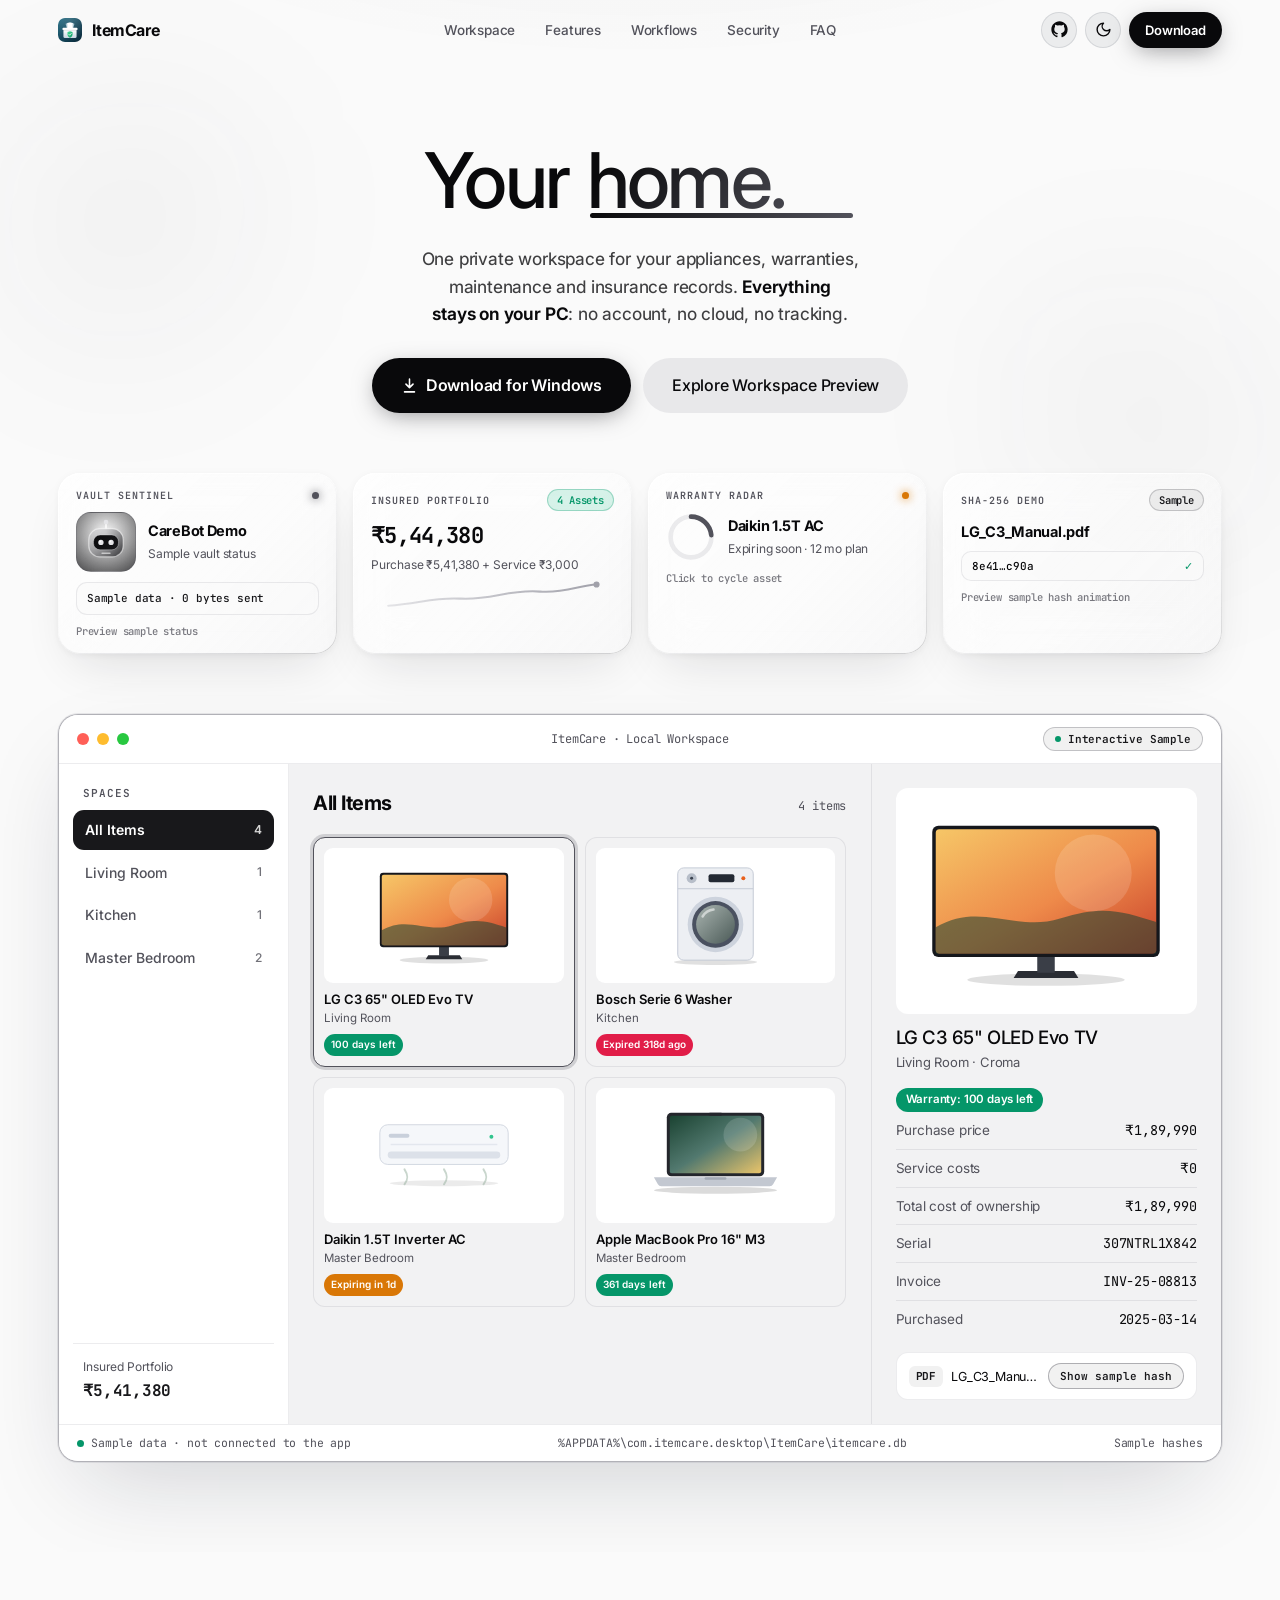
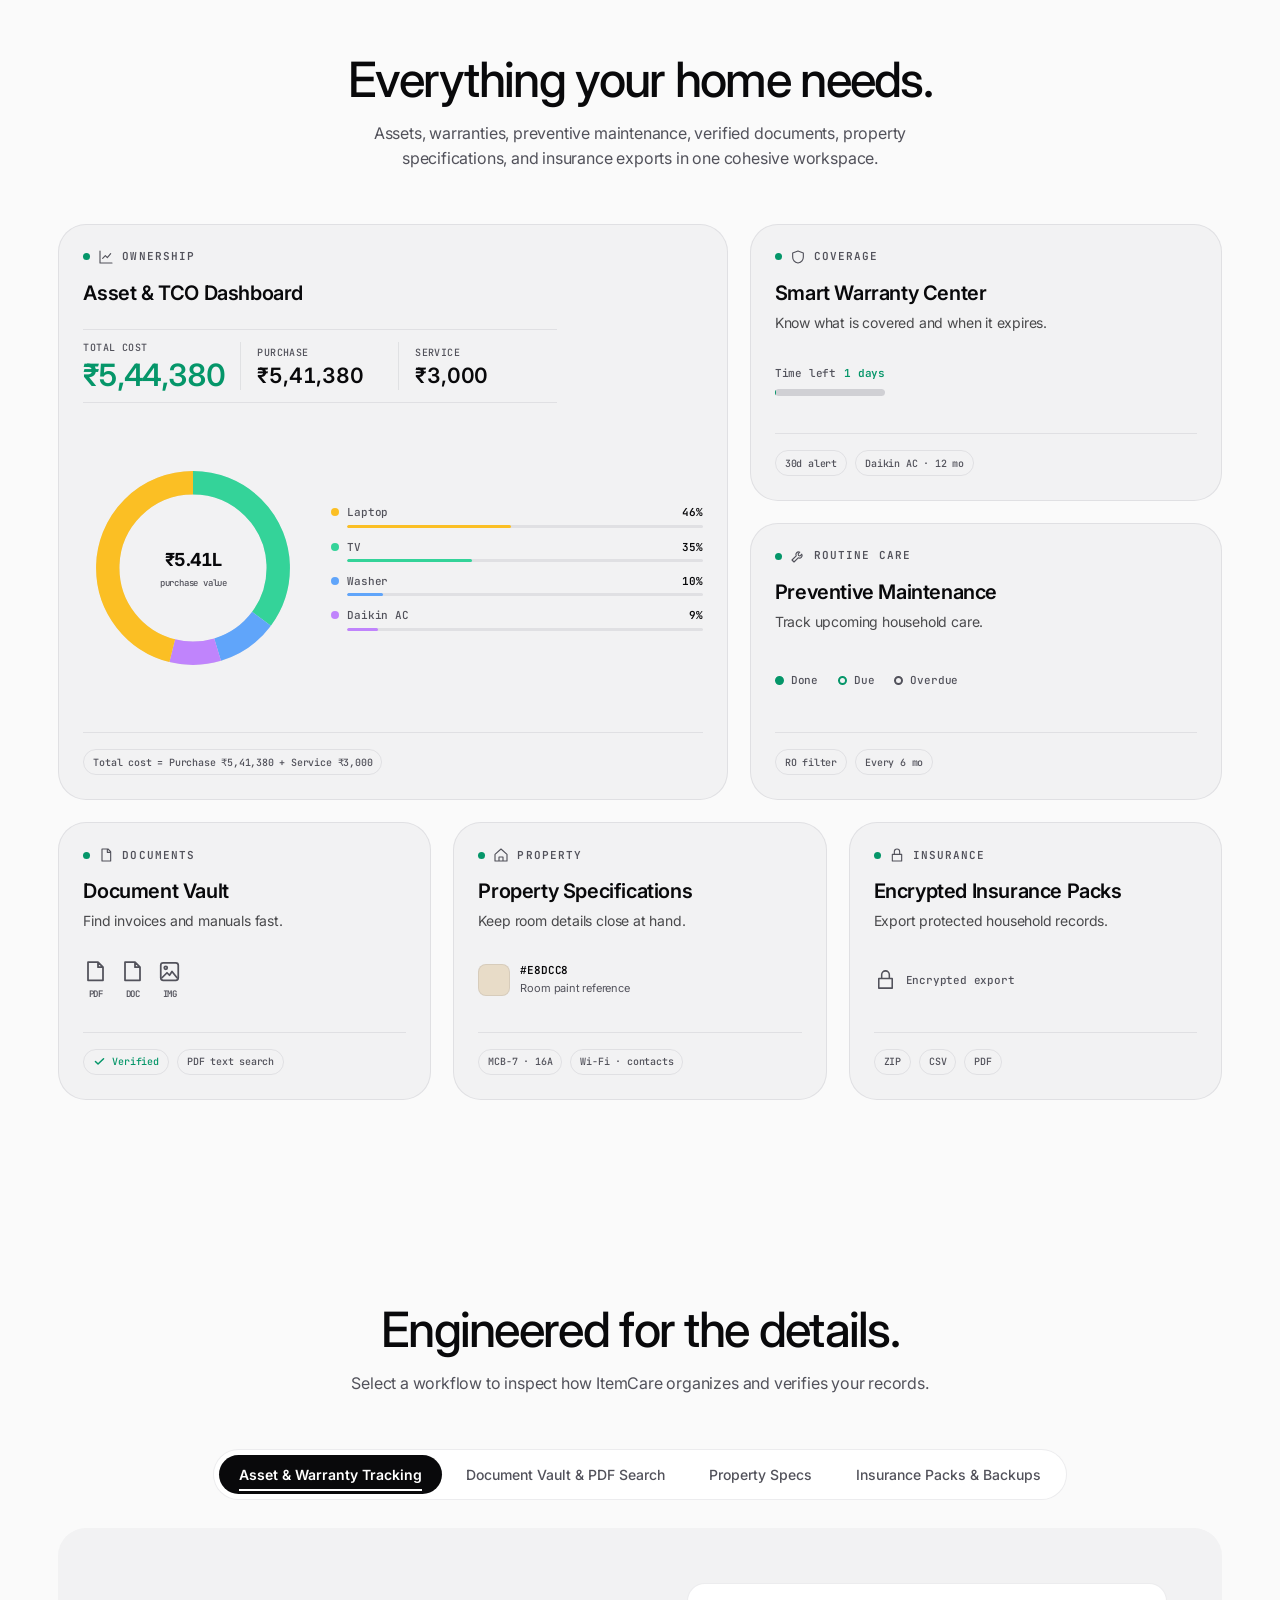
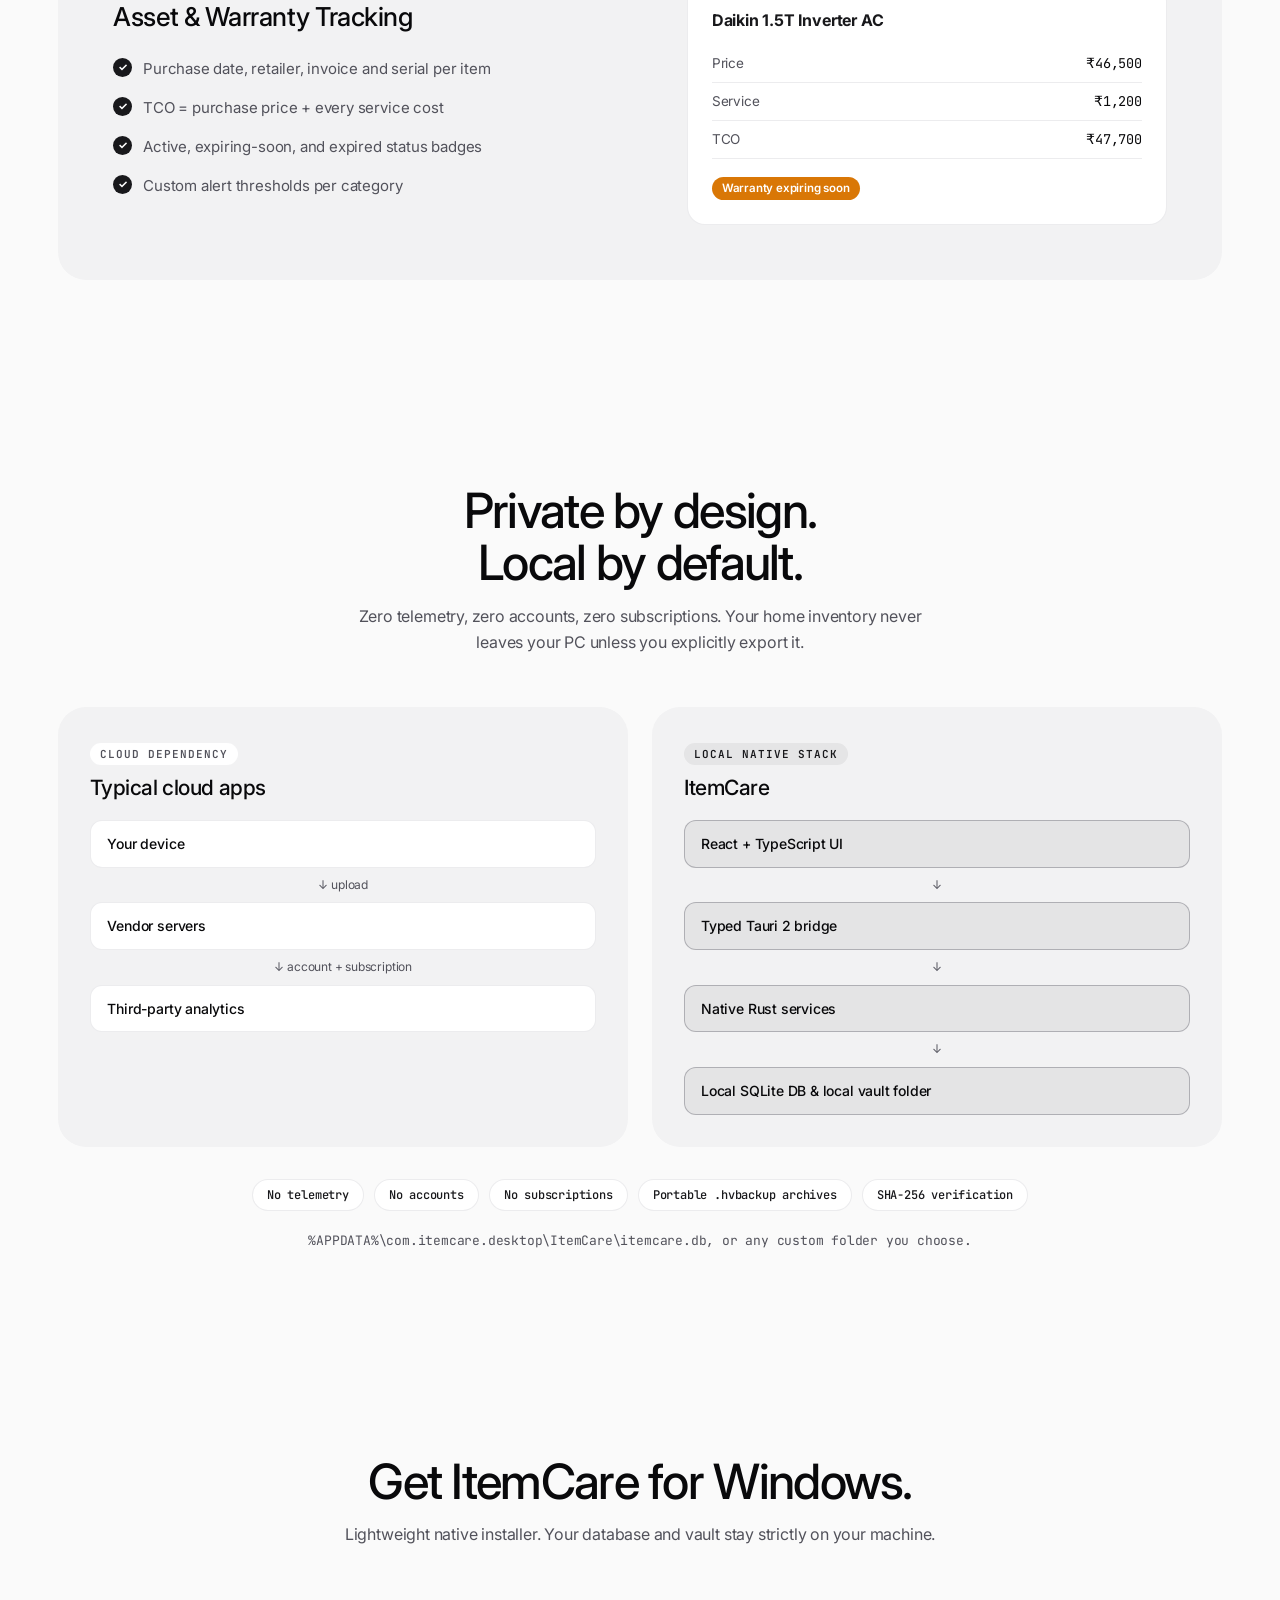
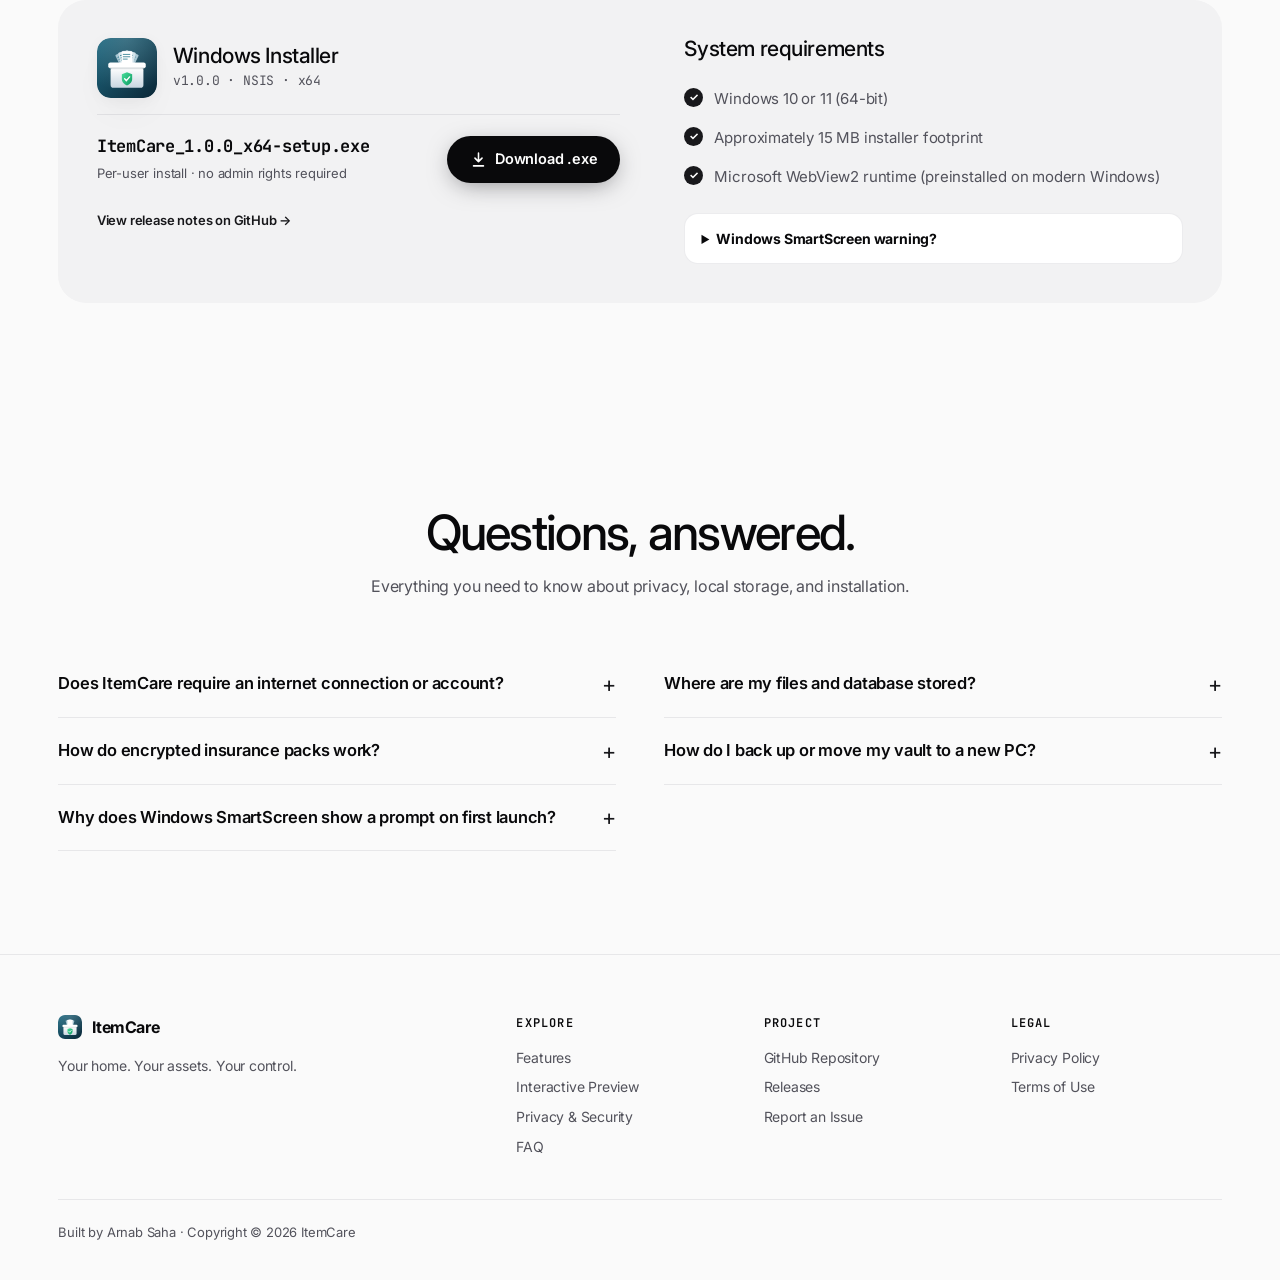
<file: itemcare/index.html>
<!DOCTYPE html>
<html lang="en">
<head>
  <meta charset="utf-8">
  <meta name="viewport" content="width=device-width, initial-scale=1, viewport-fit=cover">
  <title>ItemCare · Your home. Your assets. Your control.</title>
  <meta name="description" content="ItemCare is a fast, offline-first desktop workspace for home inventory, warranties, preventive maintenance, property specs, and AES-256 encrypted insurance packs.">
  <meta property="og:title" content="ItemCare · Your home. Your assets. Your control.">
  <meta property="og:description" content="Appliances, warranties, maintenance schedules, property specs, and encrypted insurance vaults stored 100% on your device.">
  <meta property="og:type" content="website">
  <meta name="theme-color" content="#0a0a0b" media="(prefers-color-scheme: dark)">
  <meta name="theme-color" content="#fafafa" media="(prefers-color-scheme: light)">
  <link rel="preconnect" href="https://fonts.googleapis.com">
  <link rel="preconnect" href="https://fonts.gstatic.com" crossorigin>
  <link rel="stylesheet" href="https://fonts.googleapis.com/css2?family=Inter:wght@400..600&family=JetBrains+Mono:wght@400;500;600&display=swap">
  <link rel="icon" href="assets/favicon.svg" type="image/svg+xml">
  <link rel="icon" href="assets/favicon.ico" sizes="48x48">
  <link rel="stylesheet" href="styles.css">
</head>
<body class="home">
  <a class="skip-link" href="#top">Skip to main content</a>

  <header class="nav-shell">
    <nav aria-label="Primary">
      <a href="#top" class="logo">
        <img src="assets/logo-mark.svg" width="24" height="24" alt="">
        <span>ItemCare</span>
      </a>
      <div class="links" id="lk">
        <a href="#preview">Workspace</a>
        <a href="#features">Features</a>
        <a href="#deep-dive">Workflows</a>
        <a href="#privacy">Security</a>
        <a href="#faq">FAQ</a>
      </div>
      <div class="nav-actions">
        <a class="btn icon-btn sm" href="https://github.com/arnabsaha7/ItemCare" target="_blank" rel="noopener noreferrer" aria-label="View ItemCare on GitHub" title="GitHub">
          <svg width="18" height="18" viewBox="0 0 24 24" fill="currentColor" aria-hidden="true"><path d="M12 .5C5.65.5.5 5.65.5 12c0 5.08 3.29 9.39 7.86 10.91.58.11.79-.25.79-.56 0-.28-.01-1.02-.02-2-3.2.7-3.88-1.54-3.88-1.54-.52-1.33-1.28-1.69-1.28-1.69-1.05-.72.08-.7.08-.7 1.16.08 1.77 1.19 1.77 1.19 1.03 1.77 2.7 1.26 3.36.96.1-.75.4-1.26.73-1.55-2.55-.29-5.24-1.28-5.24-5.68 0-1.25.45-2.28 1.18-3.08-.12-.29-.51-1.46.11-3.04 0 0 .96-.31 3.16 1.18a10.96 10.96 0 0 1 5.76 0c2.2-1.49 3.16-1.18 3.16-1.18.62 1.58.23 2.75.11 3.04.74.8 1.18 1.83 1.18 3.08 0 4.41-2.69 5.39-5.25 5.67.41.36.78 1.06.78 2.14 0 1.55-.01 2.79-.01 3.17 0 .31.21.68.8.56A11.51 11.51 0 0 0 23.5 12C23.5 5.65 18.35.5 12 .5Z"/></svg>
        </a>
        <button class="btn icon-btn sm" id="tt" type="button" aria-label="Toggle light or dark theme"></button>
        <a class="btn p sm nd" href="https://github.com/arnabsaha7/ItemCare/releases/download/v1.0.0/ItemCare_1.0.0_x64-setup.exe" download>Download</a>
        <button class="btn sm mb" id="mb" type="button" aria-expanded="false" aria-controls="lk">Menu</button>
      </div>
      <div class="prog" id="prog" aria-hidden="true"></div>
    </nav>
  </header>

  <main id="top">
    <section class="hero" id="heroStage">
      <div class="hero-bg" aria-hidden="true">
        <div class="hero-aurora"></div>
        <div class="hero-grid"></div>
      </div>

      <div class="wrap hero-wrap">
        <div class="hero-stage">
          <!-- Left Floating Glass Lane -->
          <div class="hero-lane left">
            <div class="glass-float gf-offset-1" id="carebotCard" role="button" tabindex="0" aria-label="Preview sample vault status">
              <div class="gf-head">
                <span class="gf-label">Vault Sentinel</span>
                <span class="gf-dot cyan" aria-hidden="true"></span>
              </div>
              <div class="bot-row">
                <div class="bot-avatar" id="botAvatar">
                  <svg class="bot-svg" viewBox="0 0 64 64" fill="none" aria-hidden="true">
                    <defs>
                      <linearGradient id="botShell" x1="10" y1="14" x2="54" y2="56" gradientUnits="userSpaceOnUse">
                        <stop offset="0%" stop-color="#e4e4e7" stop-opacity="0.35"/>
                        <stop offset="100%" stop-color="#18181b" stop-opacity="0.95"/>
                      </linearGradient>
                      <linearGradient id="botVisor" x1="16" y1="24" x2="48" y2="42" gradientUnits="userSpaceOnUse">
                        <stop offset="0%" stop-color="#09090b"/>
                        <stop offset="100%" stop-color="#18181b"/>
                      </linearGradient>
                    </defs>
                    <g class="bot-antenna">
                      <line x1="32" y1="15" x2="32" y2="8" stroke="#fafafa" stroke-width="2.2" stroke-linecap="round"/>
                      <circle cx="32" cy="6.5" r="3" fill="#e4e4e7"/>
                    </g>
                    <rect x="10" y="15" width="44" height="36" rx="14" fill="url(#botShell)" stroke="#fafafa" stroke-opacity="0.55" stroke-width="1.6"/>
                    <rect x="16" y="23" width="32" height="19" rx="8.5" fill="url(#botVisor)" stroke="#e4e4e7" stroke-opacity="0.4" stroke-width="1.2"/>
                    <g class="bot-eyelid" id="botEyes">
                      <circle class="bot-pupil" cx="25.5" cy="32.5" r="3.4" fill="#e4e4e7"/>
                      <circle class="bot-pupil" cx="38.5" cy="32.5" r="3.4" fill="#e4e4e7"/>
                      <circle cx="24.5" cy="31.3" r="1.1" fill="#ffffff"/>
                      <circle cx="37.5" cy="31.3" r="1.1" fill="#ffffff"/>
                    </g>
                    <path d="M27 46.5h10" stroke="#fafafa" stroke-opacity="0.6" stroke-width="2" stroke-linecap="round"/>
                  </svg>
                </div>
                <div>
                  <div class="gf-title">CareBot Demo</div>
                  <div class="gf-sub">Sample vault status</div>
                </div>
              </div>
              <div class="bot-speech" id="botSpeech">Sample data · 0 bytes sent</div>
              <div class="gf-hint">Preview sample status</div>
            </div>

            <div class="glass-float gf-offset-2" id="cardTco" role="button" tabindex="0" aria-label="Toggle TCO breakdown">
              <div class="gf-head">
                <span class="gf-label">Insured Portfolio</span>
                <span class="gf-chip ok">4 Assets</span>
              </div>
              <div class="gf-val" id="tcoVal">₹5,44,380</div>
              <div class="gf-sub" id="tcoSub">Purchase ₹5,41,380 + Service ₹3,000</div>
              <svg class="sparkline" viewBox="0 0 240 34" fill="none" aria-hidden="true">
                <defs>
                  <linearGradient id="sparkGrad" x1="0" y1="0" x2="240" y2="0" gradientUnits="userSpaceOnUse">
                    <stop offset="0%" stop-color="#e4e4e7"/>
                    <stop offset="100%" stop-color="#a1a1aa"/>
                  </linearGradient>
                </defs>
                <path d="M2 28 C 36 26, 54 18, 84 20 C 118 22, 140 9, 174 12 C 202 14, 218 5, 238 4" stroke="url(#sparkGrad)" stroke-width="2.4" stroke-linecap="round"/>
                <circle cx="238" cy="4" r="3.5" fill="#a1a1aa"/>
              </svg>
            </div>
          </div>

          <!-- Center Focal Hero -->
          <div class="hero-center">
            <h1 class="hero-title">
              <span>Your</span>
              <span class="word-slot" id="wordSlot" aria-live="polite">
                <span class="rot-word active" data-tone="cyan">home.</span>
                <span class="rot-word" data-tone="indigo">assets.</span>
                <span class="rot-word" data-tone="emerald">control.</span>
              </span>
            </h1>

            <p class="sub">One private workspace for your appliances, warranties, maintenance and insurance records. <b>Everything stays on your PC</b>: no account, no cloud, no tracking.</p>

            <div class="row">
              <a class="btn p lg" href="https://github.com/arnabsaha7/ItemCare/releases/download/v1.0.0/ItemCare_1.0.0_x64-setup.exe" download>
                <svg width="17" height="17" viewBox="0 0 24 24" fill="none" stroke="currentColor" stroke-width="2.2" stroke-linecap="round" stroke-linejoin="round" aria-hidden="true"><path d="M12 3v12m0 0 5-5m-5 5-5-5M5 21h14"/></svg>
                Download for Windows
              </a>
              <a class="btn glass lg" href="#preview">Explore Workspace Preview</a>
            </div>
          </div>

          <!-- Right Floating Glass Lane -->
          <div class="hero-lane right">
            <div class="glass-float gf-offset-3" id="cardWarranty" role="button" tabindex="0" aria-label="Cycle tracked warranty item">
              <div class="gf-head">
                <span class="gf-label">Warranty Radar</span>
                <span class="gf-dot warn" id="warDot" aria-hidden="true"></span>
              </div>
              <div class="ring-row">
                <svg class="ring-svg" viewBox="0 0 54 54" aria-hidden="true">
                  <circle class="ring-track" cx="27" cy="27" r="22"/>
                  <circle class="ring-fill" id="warRing" cx="27" cy="27" r="22" stroke-dasharray="138.2" stroke-dashoffset="106"/>
                </svg>
                <div>
                  <div class="gf-title" id="warTitle">Daikin 1.5T AC</div>
                  <div class="gf-sub" id="warSub">Expiring soon · 12 mo plan</div>
                </div>
              </div>
              <div class="gf-hint">Click to cycle asset</div>
            </div>

            <div class="glass-float gf-offset-4" id="cardHash" role="button" tabindex="0" aria-label="Preview a sample SHA-256 hash animation">
              <div class="gf-head">
                <span class="gf-label">SHA-256 Demo</span>
                <span class="gf-chip" id="hashBadge">Sample</span>
              </div>
              <div class="gf-title">LG_C3_Manual.pdf</div>
              <div class="hash-box">
                <span id="hashText">8e41…c90a</span>
                <span style="color:var(--ok)">✓</span>
              </div>
              <div class="gf-hint">Preview sample hash animation</div>
            </div>
          </div>
        </div>
      </div>

      <!-- Full-Width Workspace Preview -->
      <div class="wrap">
        <div class="card win" id="preview" aria-label="Interactive ItemCare workspace preview">
          <div class="bar">
            <div class="traffic" aria-hidden="true"><i></i><i></i><i></i></div>
            <span class="mono">ItemCare · Local Workspace</span>
            <span class="bar-pill"><i aria-hidden="true"></i>Interactive Sample</span>
          </div>
          <div class="panes">
            <div class="side" id="rooms" aria-label="Filter by room"></div>
            <div class="grid" id="grid"></div>
            <div class="insp" id="insp" aria-live="polite"></div>
          </div>
          <div class="status mono">
            <span><i aria-hidden="true"></i>Sample data · not connected to the app</span>
            <span>%APPDATA%\com.itemcare.desktop\ItemCare\itemcare.db</span>
            <span>Sample hashes</span>
          </div>
        </div>
      </div>
    </section>

    <section id="features" class="surface-alt">
      <div class="wrap">
        <div class="eyebrow">Capabilities</div>
        <h2>Everything your home needs.</h2>
        <p class="sub">Assets, warranties, preventive maintenance, verified documents, property specifications, and insurance exports in one cohesive workspace.</p>
        <div class="bento" id="bento"></div>
      </div>
    </section>

    <section id="deep-dive">
      <div class="wrap">
        <div class="eyebrow">Workflows</div>
        <h2>Engineered for the details.</h2>
        <p class="sub">Select a workflow to inspect how ItemCare organizes and verifies your records.</p>
        <div class="tabs" id="tabs" role="tablist" aria-label="Feature workflows"></div>
        <div class="split card" id="tabbody" role="tabpanel" tabindex="0"></div>
      </div>
    </section>


    <section id="privacy">
      <div class="wrap">
        <div class="eyebrow">Privacy &amp; Architecture</div>
        <h2>Private by design.<br>Local by default.</h2>
        <p class="sub">Zero telemetry, zero accounts, zero subscriptions. Your home inventory never leaves your PC unless you explicitly export it.</p>
        <div class="arch">
          <div class="card spotlight">
            <span class="arch-tag muted">Cloud Dependency</span>
            <h3>Typical cloud apps</h3>
            <div class="stack">
              <div>Your device</div>
              <em>↓ upload</em>
              <div>Vendor servers</div>
              <em>↓ account + subscription</em>
              <div>Third-party analytics</div>
            </div>
          </div>
          <div class="card spotlight accent">
            <span class="arch-tag">Local Native Stack</span>
            <h3>ItemCare</h3>
            <div class="stack">
              <div class="t">React + TypeScript UI</div>
              <em>↓</em>
              <div class="t">Typed Tauri 2 bridge</div>
              <em>↓</em>
              <div class="t">Native Rust services</div>
              <em>↓</em>
              <div class="t">Local SQLite DB &amp; local vault folder</div>
            </div>
          </div>
        </div>
        <div class="stats">
          <span>No telemetry</span>
          <span>No accounts</span>
          <span>No subscriptions</span>
          <span>Portable .hvbackup archives</span>
          <span>SHA-256 verification</span>
        </div>
        <p class="mono path-note">%APPDATA%\com.itemcare.desktop\ItemCare\itemcare.db, or any custom folder you choose.</p>
      </div>
    </section>

    <section id="download" class="surface-alt">
      <div class="wrap">
        <div class="eyebrow">Download</div>
        <h2>Get ItemCare for Windows.</h2>
        <p class="sub">Lightweight native installer. Your database and vault stay strictly on your machine.</p>
        <div class="card spotlight rel">
          <div class="relcol">
            <div class="prod">
              <img src="assets/app-icon.svg" width="60" height="60" alt="">
              <div>
                <h3>Windows Installer</h3>
                <p class="mono">v1.0.0 · NSIS · x64</p>
              </div>
            </div>
            <div class="dl">
              <div>
                <b class="mono">ItemCare_1.0.0_x64-setup.exe</b><br>
                <small>Per-user install · no admin rights required</small>
              </div>
              <a class="btn p" href="https://github.com/arnabsaha7/ItemCare/releases/download/v1.0.0/ItemCare_1.0.0_x64-setup.exe" download>
                <svg width="17" height="17" viewBox="0 0 24 24" fill="none" stroke="currentColor" stroke-width="2.2" stroke-linecap="round" stroke-linejoin="round" aria-hidden="true"><path d="M12 3v12m0 0 5-5m-5 5-5-5M5 21h14"/></svg>
                Download .exe
              </a>
            </div>
            <p class="fine"><a href="https://github.com/arnabsaha7/ItemCare/releases/latest">View release notes on GitHub →</a></p>
          </div>
          <div class="relcol">
            <h3>System requirements</h3>
            <ul class="chk">
              <li>Windows 10 or 11 (64-bit)</li>
              <li>Approximately 15 MB installer footprint</li>
              <li>Microsoft WebView2 runtime (preinstalled on modern Windows)</li>
            </ul>
            <details class="note">
              <summary><b>Windows SmartScreen warning?</b></summary>
              <p>Early open-source releases are unsigned. Click <b>More info → Run anyway</b> after verifying the download came from GitHub.</p>
            </details>
          </div>
        </div>
      </div>
    </section>

    <section id="faq">
      <div class="wrap">
        <div class="eyebrow">FAQ</div>
        <h2>Questions, answered.</h2>
        <p class="sub">Everything you need to know about privacy, local storage, and installation.</p>
        <div id="faqs"></div>
      </div>
    </section>
  </main>

  <footer>
    <div class="wrap">
      <div class="fg">
        <div>
          <div class="logo">
            <img src="assets/logo-mark.svg" width="24" height="24" alt="">
            <span>ItemCare</span>
          </div>
          <p>Your home. Your assets. Your control.</p>
        </div>
        <div>
          <h4>Explore</h4>
          <a href="#features">Features</a>
          <a href="#preview">Interactive Preview</a>
          <a href="#privacy">Privacy &amp; Security</a>
            <a href="#faq">FAQ</a>
        </div>
        <div>
          <h4>Project</h4>
          <a href="https://github.com/arnabsaha7/ItemCare">GitHub Repository</a>
          <a href="https://github.com/arnabsaha7/ItemCare/releases">Releases</a>
          <a href="https://github.com/arnabsaha7/ItemCare/issues">Report an Issue</a>
        </div>
        <div>
          <h4>Legal</h4>
          <a href="privacy.html">Privacy Policy</a>
          <a href="terms.html">Terms of Use</a>
        </div>
      </div>
      <div class="fb">Built by Arnab Saha · Copyright © 2026 ItemCare</div>
    </div>
  </footer>

  <div class="toast" id="toast" role="status" aria-live="polite"></div>
  <script src="app.js" defer></script>
</body>
</html>
</file>
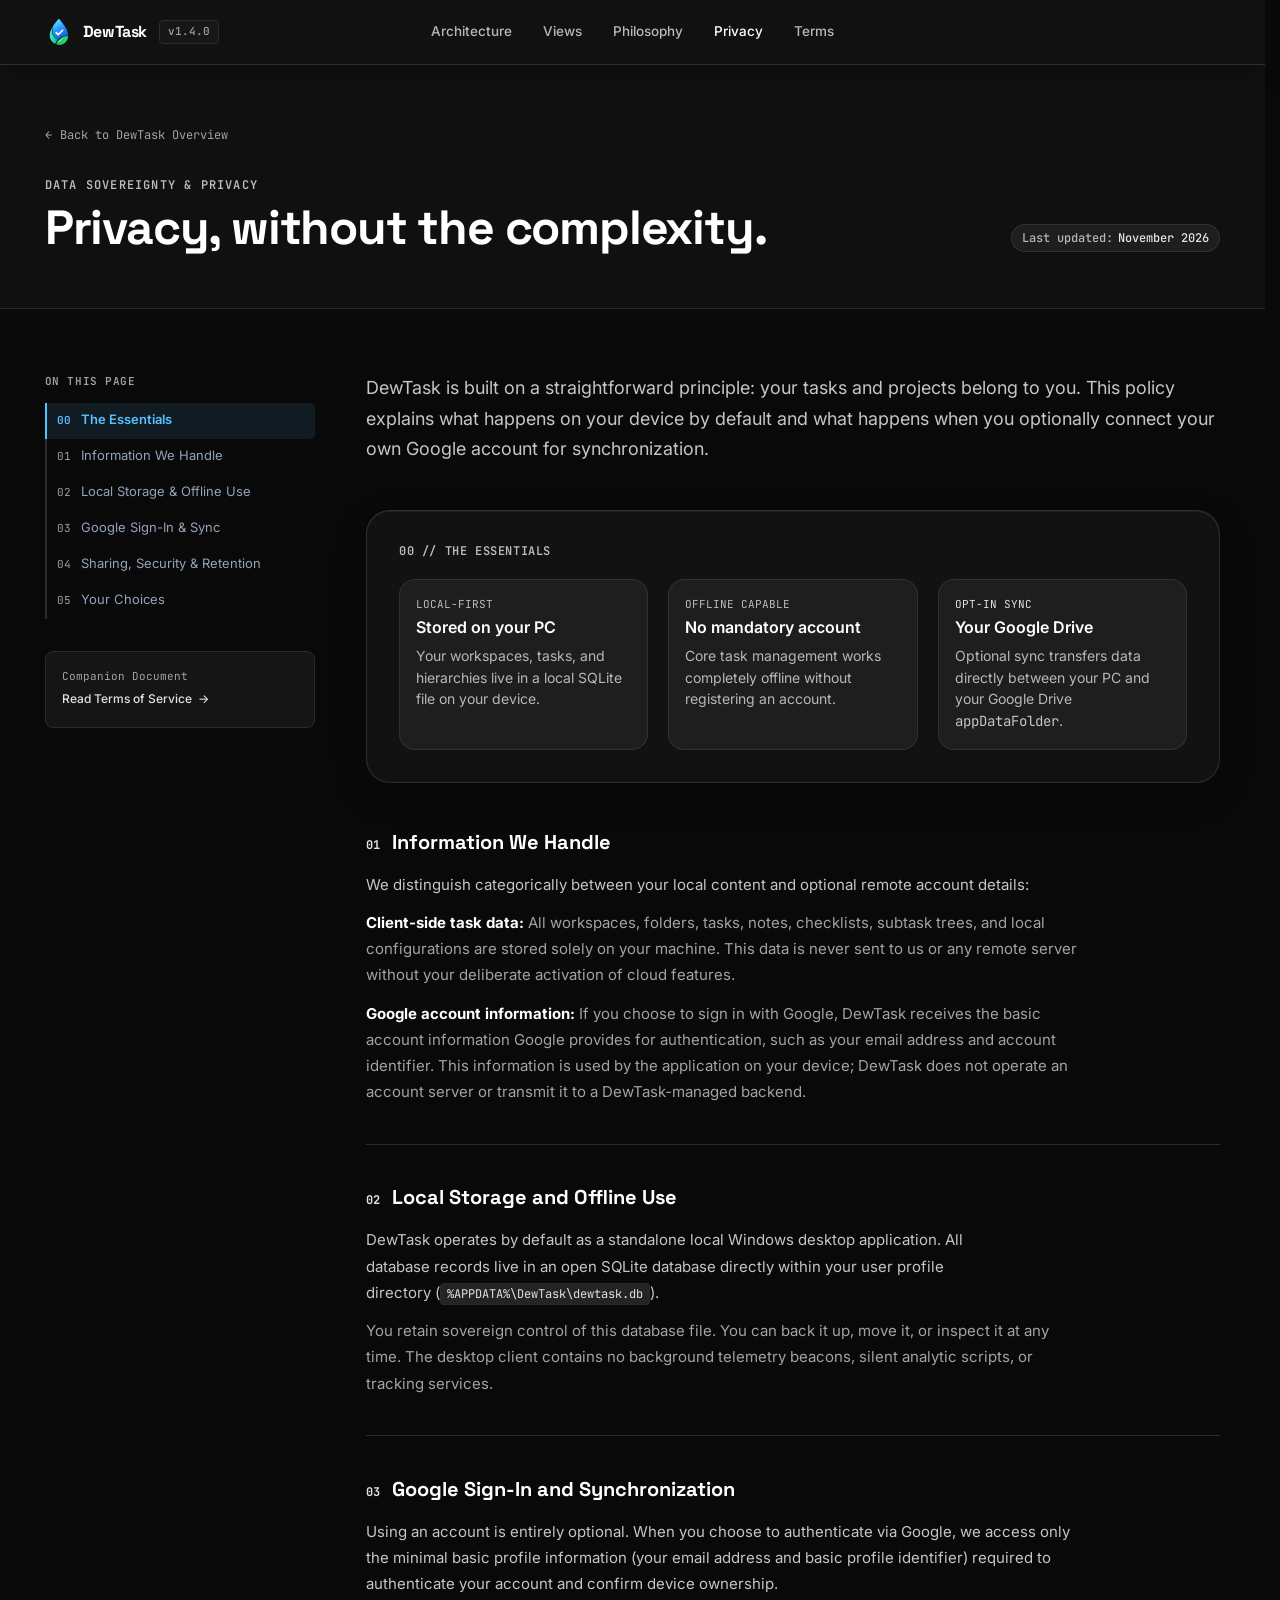
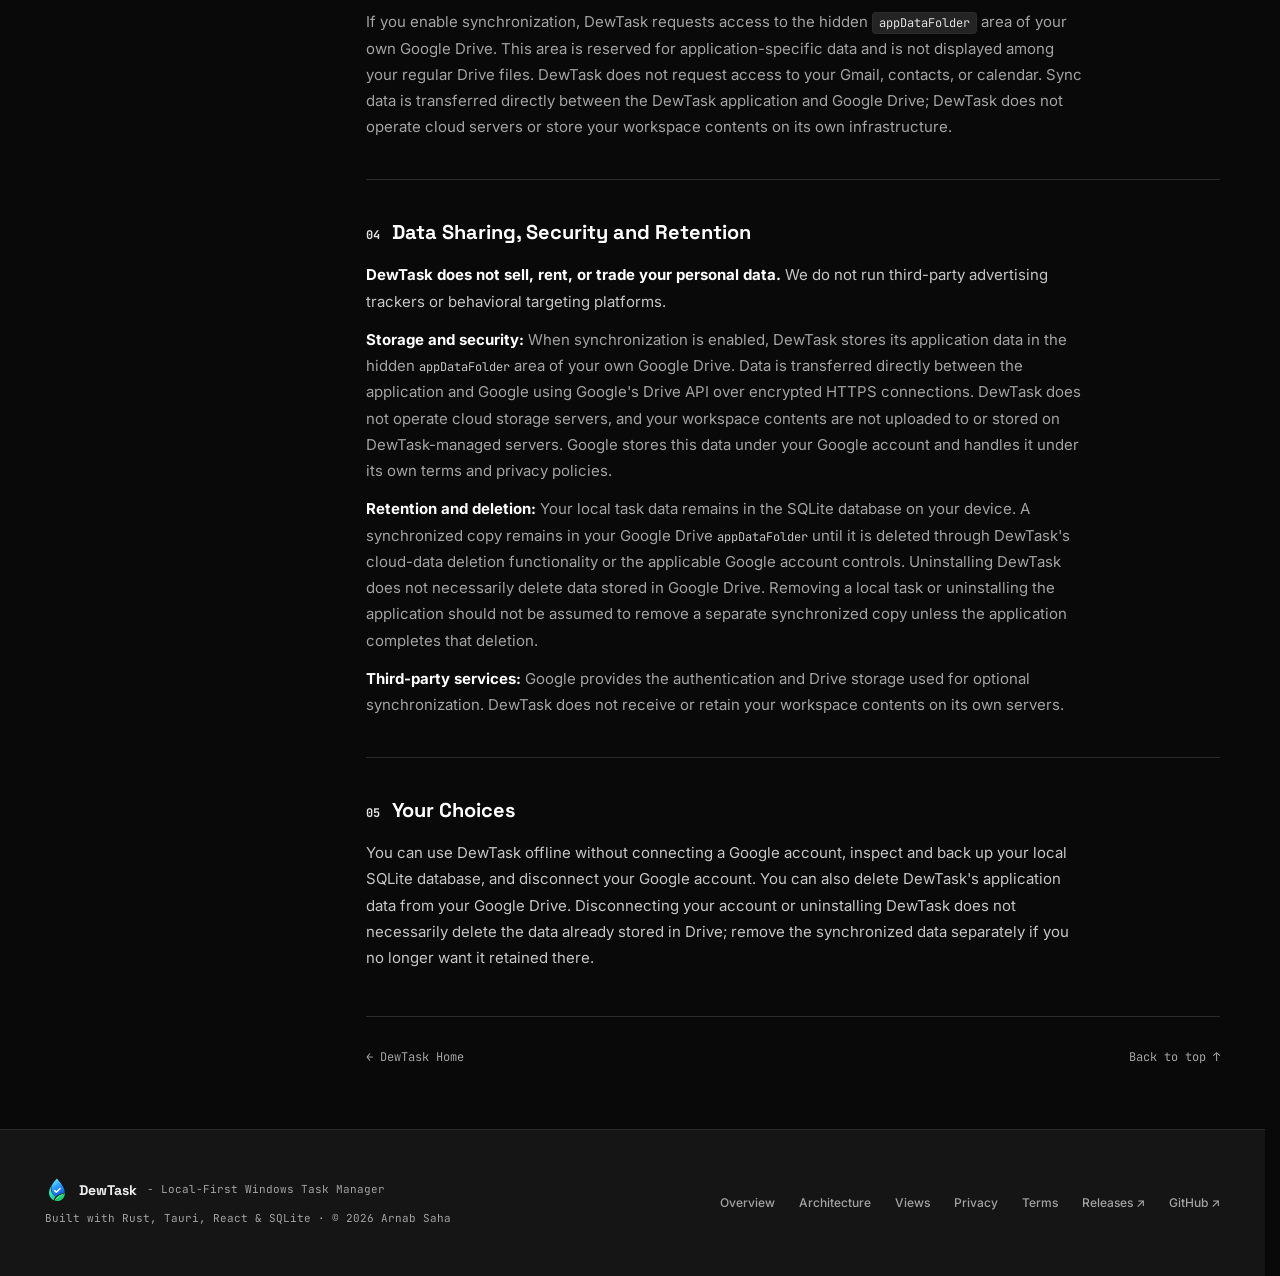
<file: dewtask/privacy.html>
<!DOCTYPE html>
<html class="scroll-smooth dark" lang="en">
<head>
  <meta charset="utf-8"/>
  <meta content="width=device-width, initial-scale=1.0" name="viewport"/>
  <title>Privacy Policy - DewTask</title>
  <meta name="theme-color" content="#090909">
  <meta name="description" content="Learn how DewTask handles local SQLite task data, optional Google sign-in, and direct Google Drive appDataFolder synchronization.">
  <meta property="og:type" content="website">
  <meta property="og:url" content="https://arnabsaha7.github.io/dewtask/privacy.html">
  <meta property="og:title" content="Privacy Policy - DewTask">
  <meta property="og:description" content="Learn how DewTask handles local SQLite task data, optional Google sign-in, and direct Google Drive appDataFolder synchronization.">
  <meta name="twitter:card" content="summary">
  <meta name="twitter:title" content="Privacy Policy - DewTask">
  <meta name="twitter:description" content="Learn how DewTask handles local SQLite task data, optional Google sign-in, and direct Google Drive appDataFolder synchronization.">
  <link href="https://fonts.googleapis.com" rel="preconnect"/>
  <link crossorigin="" href="https://fonts.gstatic.com" rel="preconnect"/>
  <link href="https://fonts.googleapis.com/css2?family=Inter:wght@400;500;600;700&family=JetBrains+Mono:wght@400;500;600&family=Space+Grotesk:wght@600;700&display=swap" rel="stylesheet"/>
  <meta name="color-scheme" content="dark">
  <link rel="icon" href="assets/dewtask-icon-dark.svg">
  <link rel="stylesheet" href="./assets/tailwind.css">
  <link rel="stylesheet" href="./styles.css">
  <link rel="stylesheet" href="./css/site-refresh.css">
</head>

<body id="top" data-page="privacy" class="min-h-screen bg-surface-base font-sans text-slate-300 antialiased">
  <a href="#main" class="skip">Skip to content</a>
  <div aria-hidden="true" class="pointer-events-none fixed inset-0 z-0 hairline-grid"></div>
  <div data-site-header></div>

  <main id="main" class="page-main relative z-10">
    <!-- Top Page Banner -->
    <section class="w-full border-b section-rule bg-surface-deep/60 py-10 sm:py-14">
      <div class="site-container">
        <a class="focus-ring inline-flex items-center gap-2 font-mono text-xs text-slate-400 transition hover:text-brand-400" href="index.html">
          <span aria-hidden="true">←</span>
          <span>Back to DewTask Overview</span>
        </a>
        <div class="mt-6 flex flex-col justify-between gap-4 lg:flex-row lg:items-end">
          <div>
            <span class="font-mono text-xs font-semibold uppercase tracking-widest text-accent-soft">Data Sovereignty &amp; Privacy</span>
            <h1 class="mt-2 font-display text-3xl font-bold tracking-tight text-white sm:text-5xl">
              Privacy, without the complexity.
            </h1>
          </div>
          <div class="legal-meta-row">
            <span class="legal-meta-pill">Last updated: <strong>November 2026</strong></span>
          </div>
        </div>
      </div>
    </section>

    <!-- Full-Width Multi-Column Architecture -->
    <div class="site-container py-10 sm:py-16">
      <div class="legal-grid items-start">

        <!-- Left Column: Sticky Table of Contents (Desktop) -->
        <aside class="hidden lg:block lg:sticky lg:top-24">
          <div class="font-mono text-[11px] font-semibold uppercase tracking-wider text-slate-400 mb-3">On this page</div>
          <nav aria-label="Privacy policy sections" class="flex flex-col">
            <a data-toc-link href="#privacy-essentials" class="toc-link active"><span class="font-mono text-[11px]">00</span><span>The Essentials</span></a>
            <a data-toc-link href="#privacy-01" class="toc-link"><span class="font-mono text-[11px]">01</span><span>Information We Handle</span></a>
            <a data-toc-link href="#privacy-02" class="toc-link"><span class="font-mono text-[11px]">02</span><span>Local Storage &amp; Offline Use</span></a>
            <a data-toc-link href="#privacy-03" class="toc-link"><span class="font-mono text-[11px]">03</span><span>Google Sign-In &amp; Sync</span></a>
            <a data-toc-link href="#privacy-04" class="toc-link"><span class="font-mono text-[11px]">04</span><span>Sharing, Security &amp; Retention</span></a>
            <a data-toc-link href="#privacy-05" class="toc-link"><span class="font-mono text-[11px]">05</span><span>Your Choices</span></a>
          </nav>

          <div class="mt-8 rounded-lg border border-surface-border bg-surface-deep p-4">
            <div class="font-mono text-[11px] text-slate-400">Companion Document</div>
            <a href="terms.html" class="mt-1 inline-flex items-center gap-1.5 text-xs font-medium text-brand-400 hover:text-white">
              <span>Read Terms of Service</span>
              <span aria-hidden="true">→</span>
            </a>
          </div>
        </aside>

        <!-- Center Column: Primary Editorial Reading Column -->
        <div class="legal-reading">
          <p class="legal-intro text-base leading-relaxed text-slate-300 sm:text-lg">
            DewTask is built on a straightforward principle: your tasks and projects belong to you. This policy explains what happens on your device by default and what happens when you optionally connect your own Google account for synchronization.
          </p>

          <!-- The Essentials -->
          <section id="privacy-essentials" class="rounded-xl border border-surface-borderBright bg-surface-deep p-6 sm:p-8">
            <h2 class="font-mono text-xs font-semibold uppercase tracking-wider text-accent-soft mb-5">00 // The Essentials</h2>
            <div class="grid gap-5 sm:grid-cols-3">
              <div class="rounded-lg border border-surface-border bg-surface-card/70 p-4">
                <div class="font-mono text-[11px] text-accent-soft">LOCAL-FIRST</div>
                <h3 class="mt-1 text-sm font-semibold text-white">Stored on your PC</h3>
                <p class="mt-1.5 text-xs leading-relaxed text-slate-400">Your workspaces, tasks, and hierarchies live in a local SQLite file on your device.</p>
              </div>
              <div class="rounded-lg border border-surface-border bg-surface-card/70 p-4">
                <div class="font-mono text-[11px] text-accent-soft">OFFLINE CAPABLE</div>
                <h3 class="mt-1 text-sm font-semibold text-white">No mandatory account</h3>
                <p class="mt-1.5 text-xs leading-relaxed text-slate-400">Core task management works completely offline without registering an account.</p>
              </div>
              <div class="rounded-lg border border-surface-border bg-surface-card/70 p-4">
                <div class="font-mono text-[11px] text-brand-300">OPT-IN SYNC</div>
                <h3 class="mt-1 text-sm font-semibold text-white">Your Google Drive</h3>
                <p class="mt-1.5 text-xs leading-relaxed text-slate-400">Optional sync transfers data directly between your PC and your Google Drive <code class="text-slate-300">appDataFolder</code>.</p>
              </div>
            </div>
          </section>

          <!-- Detailed Policy Sections -->
          <div class="legal-sections divide-y divide-surface-border">
            <section class="legal-section" id="privacy-01">
              <h2 class="font-display text-xl font-bold text-white flex items-baseline gap-3">
                <span class="font-mono text-xs text-brand-400">01</span>
                <span>Information We Handle</span>
              </h2>
              <div class="space-y-3 text-sm sm:text-base leading-relaxed text-slate-400">
                <p class="text-slate-300">
                  We distinguish categorically between your local content and optional remote account details:
                </p>
                <p>
                  <strong class="text-white">Client-side task data:</strong> All workspaces, folders, tasks, notes, checklists, subtask trees, and local configurations are stored solely on your machine. This data is never sent to us or any remote server without your deliberate activation of cloud features.
                </p>
                <p>
                  <strong class="text-white">Google account information:</strong> If you choose to sign in with Google, DewTask receives the basic account information Google provides for authentication, such as your email address and account identifier. This information is used by the application on your device; DewTask does not operate an account server or transmit it to a DewTask-managed backend.
                </p>
              </div>
            </section>

            <section class="legal-section" id="privacy-02">
              <h2 class="font-display text-xl font-bold text-white flex items-baseline gap-3">
                <span class="font-mono text-xs text-brand-400">02</span>
                <span>Local Storage and Offline Use</span>
              </h2>
              <div class="space-y-3 text-sm sm:text-base leading-relaxed text-slate-400">
                <p class="text-slate-300">
                  DewTask operates by default as a standalone local Windows desktop application. All database records live in an open SQLite database directly within your user profile directory (<code class="px-1.5 py-0.5 rounded bg-surface-card border border-surface-border text-xs font-mono text-brand-300 select-all break-all">%APPDATA%\DewTask\dewtask.db</code>).
                </p>
                <p>
                  You retain sovereign control of this database file. You can back it up, move it, or inspect it at any time. The desktop client contains no background telemetry beacons, silent analytic scripts, or tracking services.
                </p>
              </div>
            </section>

            <section class="legal-section" id="privacy-03">
              <h2 class="font-display text-xl font-bold text-white flex items-baseline gap-3">
                <span class="font-mono text-xs text-brand-400">03</span>
                <span>Google Sign-In and Synchronization</span>
              </h2>
              <div class="space-y-3 text-sm sm:text-base leading-relaxed text-slate-400">
                <p class="text-slate-300">
                  Using an account is entirely optional. When you choose to authenticate via Google, we access only the minimal basic profile information (your email address and basic profile identifier) required to authenticate your account and confirm device ownership.
                </p>
                <p>
                  If you enable synchronization, DewTask requests access to the hidden <code class="px-1.5 py-0.5 rounded bg-surface-card border border-surface-border text-xs font-mono text-brand-300">appDataFolder</code> area of your own Google Drive. This area is reserved for application-specific data and is not displayed among your regular Drive files. DewTask does not request access to your Gmail, contacts, or calendar. Sync data is transferred directly between the DewTask application and Google Drive; DewTask does not operate cloud servers or store your workspace contents on its own infrastructure.
                </p>
              </div>
            </section>

            <section class="legal-section" id="privacy-04">
              <h2 class="font-display text-xl font-bold text-white flex items-baseline gap-3">
                <span class="font-mono text-xs text-brand-400">04</span>
                <span>Data Sharing, Security and Retention</span>
              </h2>
              <div class="space-y-3 text-sm sm:text-base leading-relaxed text-slate-400">
                <p class="text-slate-300">
                  <strong class="text-white">DewTask does not sell, rent, or trade your personal data.</strong> We do not run third-party advertising trackers or behavioral targeting platforms.
                </p>
                <p>
                  <strong class="text-white">Storage and security:</strong> When synchronization is enabled, DewTask stores its application data in the hidden <code class="text-xs font-mono text-slate-300">appDataFolder</code> area of your own Google Drive. Data is transferred directly between the application and Google using Google's Drive API over encrypted HTTPS connections. DewTask does not operate cloud storage servers, and your workspace contents are not uploaded to or stored on DewTask-managed servers. Google stores this data under your Google account and handles it under its own terms and privacy policies.
                </p>
                <p>
                  <strong class="text-white">Retention and deletion:</strong> Your local task data remains in the SQLite database on your device. A synchronized copy remains in your Google Drive <code class="text-xs font-mono text-slate-300">appDataFolder</code> until it is deleted through DewTask's cloud-data deletion functionality or the applicable Google account controls. Uninstalling DewTask does not necessarily delete data stored in Google Drive. Removing a local task or uninstalling the application should not be assumed to remove a separate synchronized copy unless the application completes that deletion.
                </p>
                <p>
                  <strong class="text-white">Third-party services:</strong> Google provides the authentication and Drive storage used for optional synchronization. DewTask does not receive or retain your workspace contents on its own servers.
                </p>
              </div>
            </section>

            <section class="legal-section" id="privacy-05">
              <h2 class="font-display text-xl font-bold text-white flex items-baseline gap-3">
                <span class="font-mono text-xs text-brand-400">05</span>
                <span>Your Choices</span>
              </h2>
              <div class="space-y-3 text-sm sm:text-base leading-relaxed text-slate-300">
                <p>
                  You can use DewTask offline without connecting a Google account, inspect and back up your local SQLite database, and disconnect your Google account. You can also delete DewTask's application data from your Google Drive. Disconnecting your account or uninstalling DewTask does not necessarily delete the data already stored in Drive; remove the synchronized data separately if you no longer want it retained there.
                </p>
              </div>
            </section>
          </div>

          <div class="flex items-center justify-between border-t border-surface-border pt-8 font-mono text-xs text-slate-400">
            <a class="hover:text-brand-400 transition-colors" href="index.html">← DewTask Home</a>
            <a class="hover:text-white transition-colors" href="#top">Back to top ↑</a>
          </div>
        </div>

      </div>
    </div>
  </main>

  <div data-site-footer></div>
  <script src="./js/site-shell.js" defer></script>
</body>
</html>
</file>
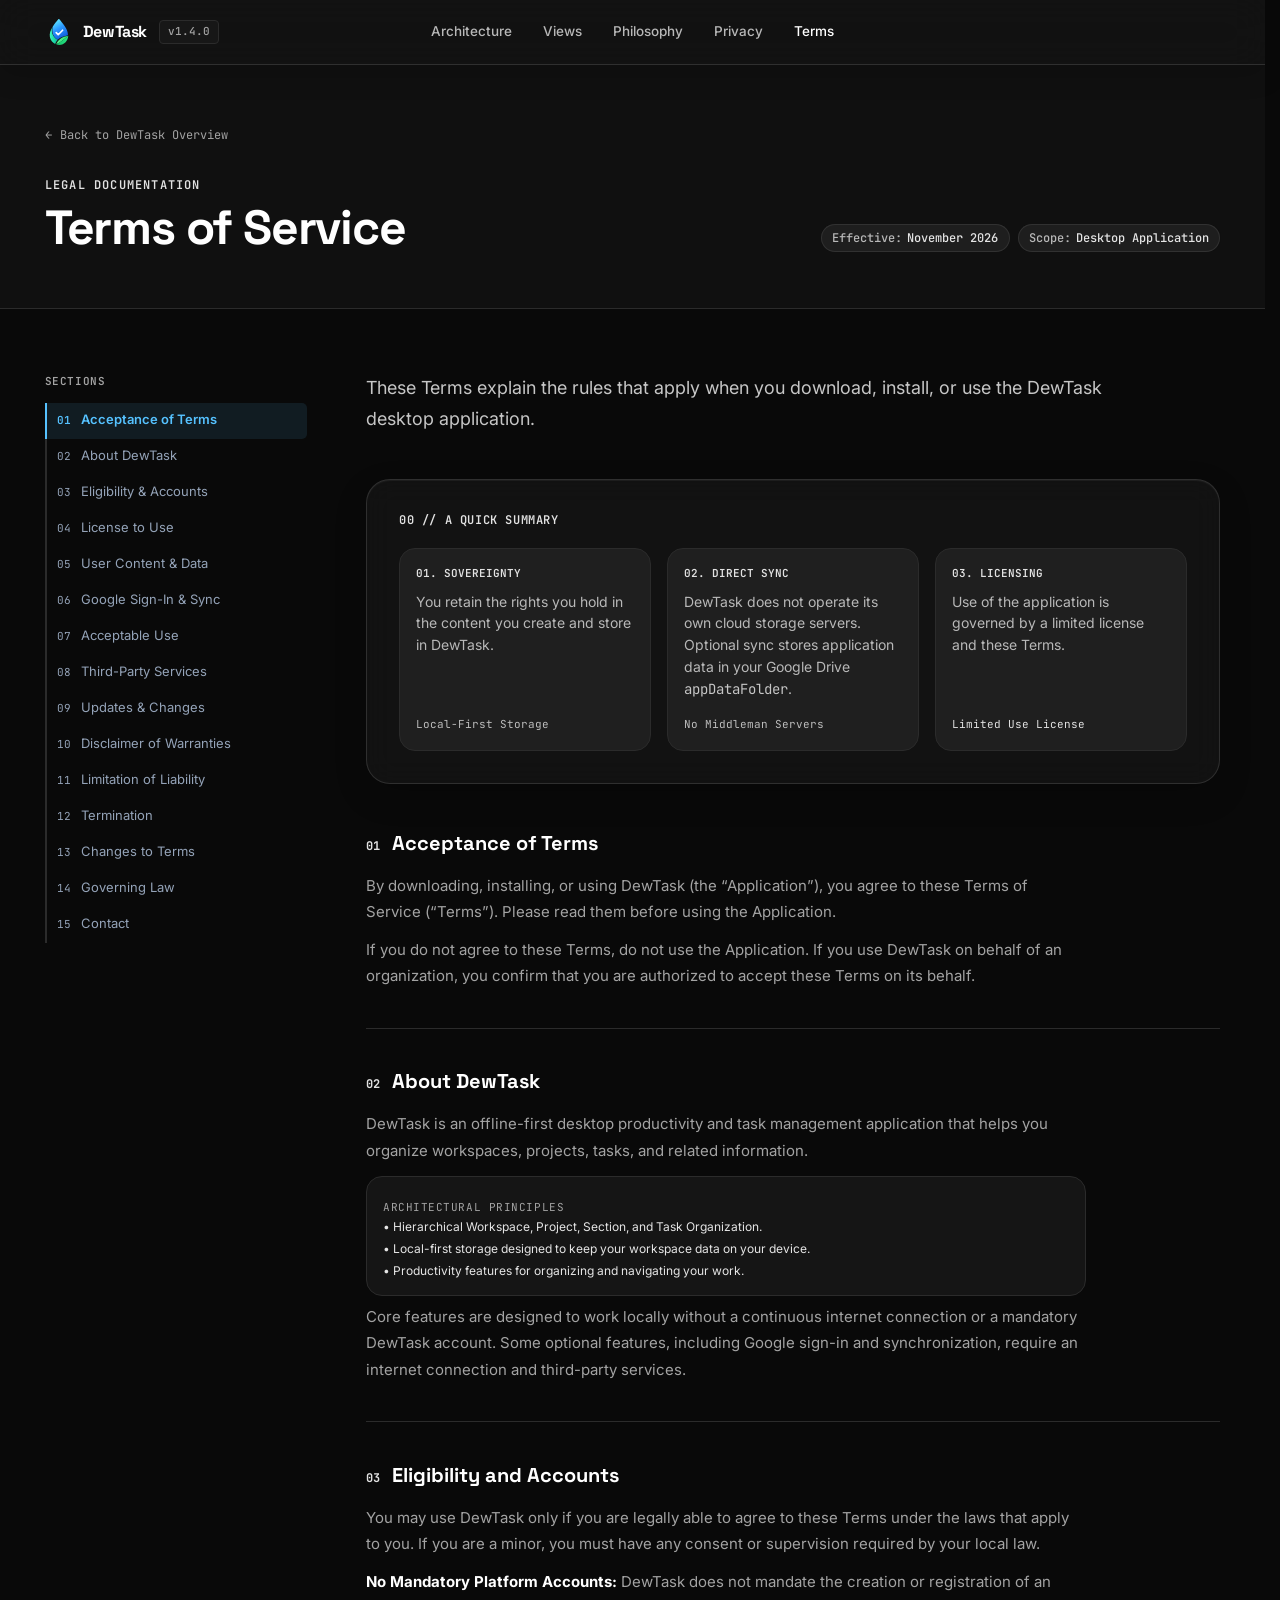
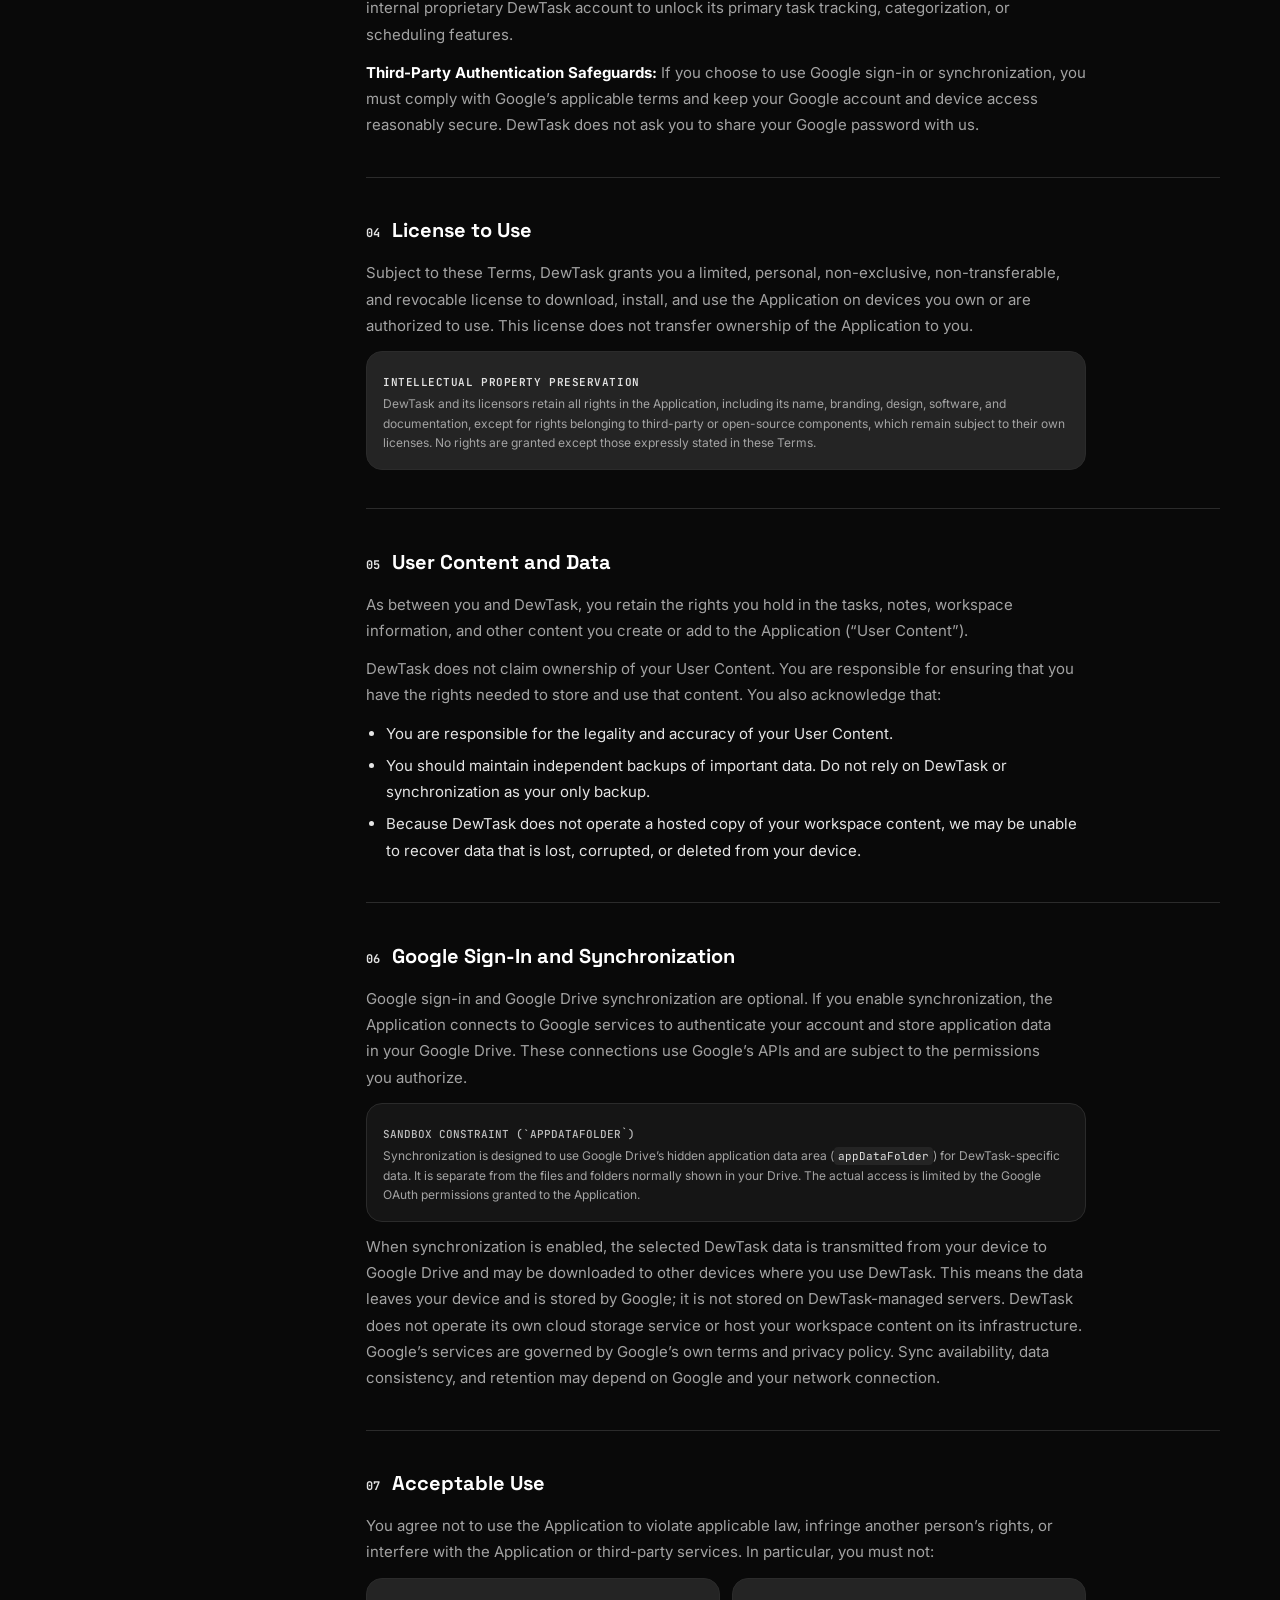
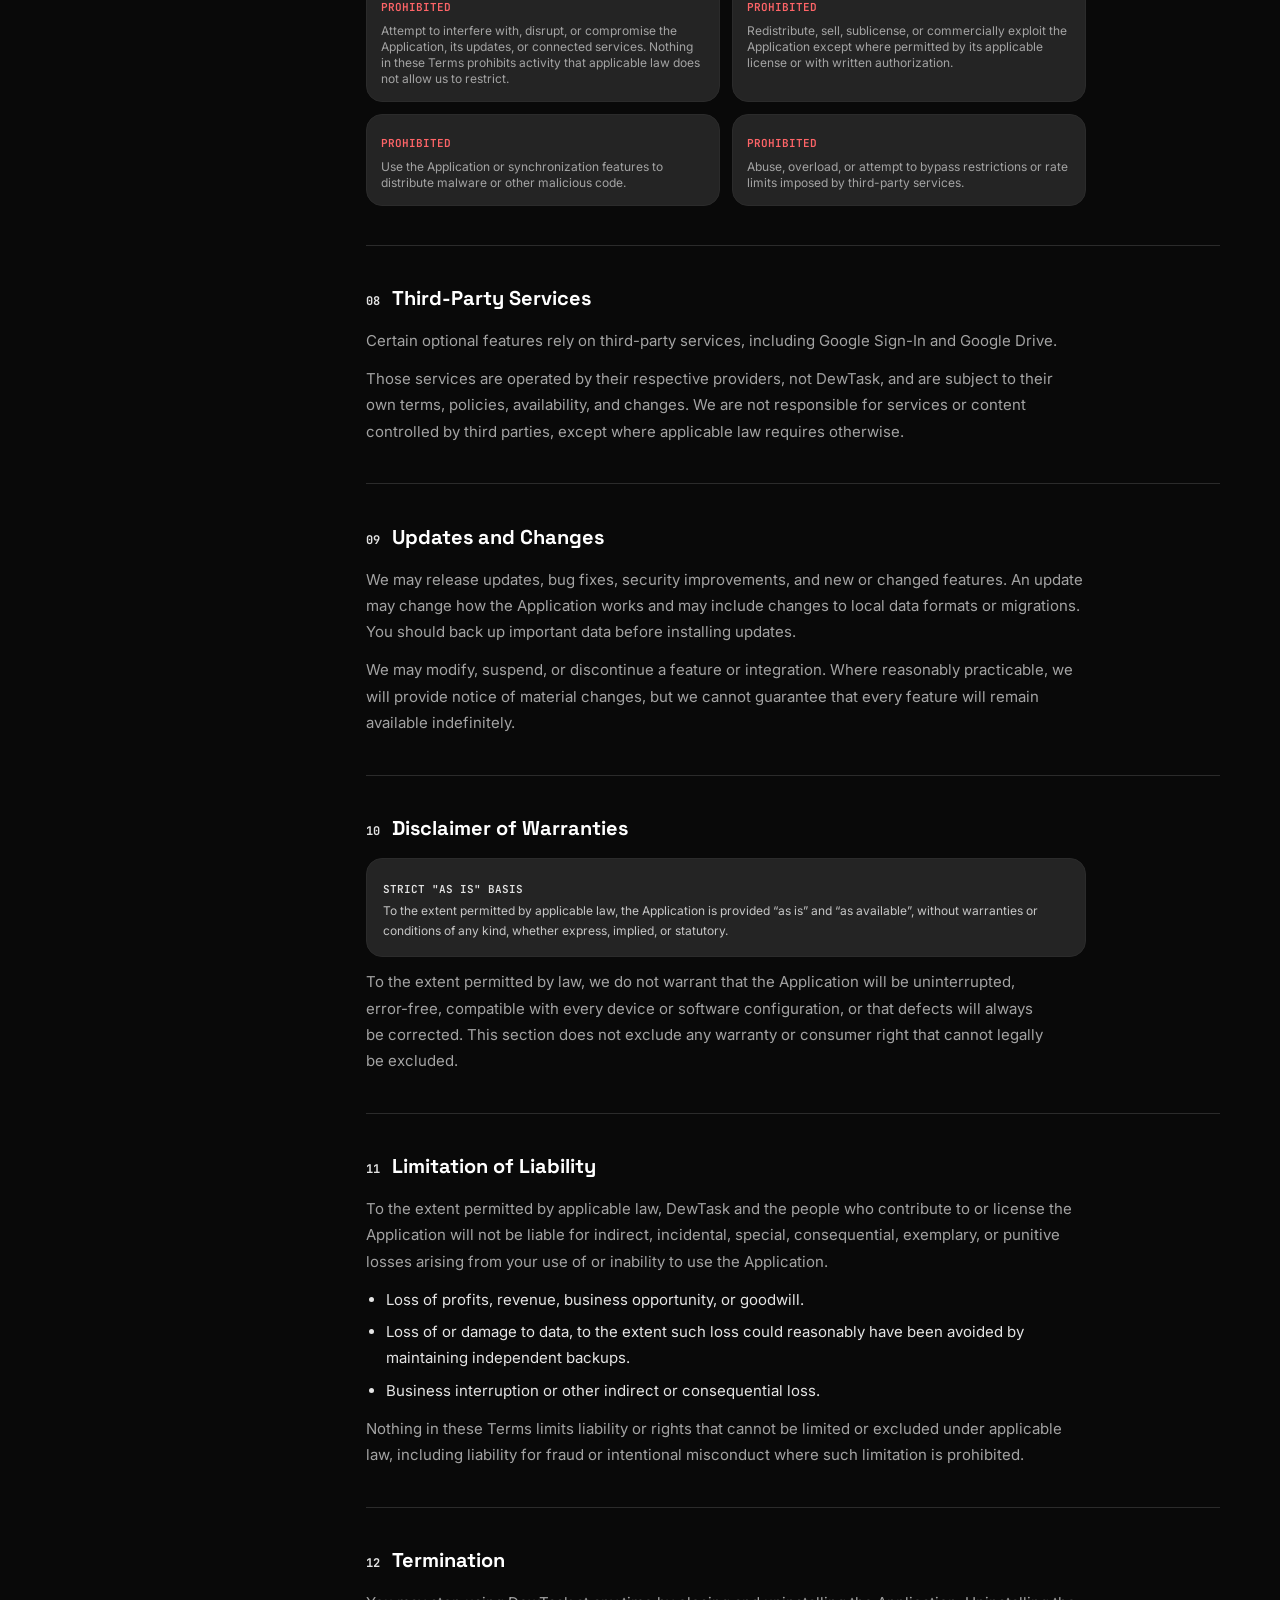
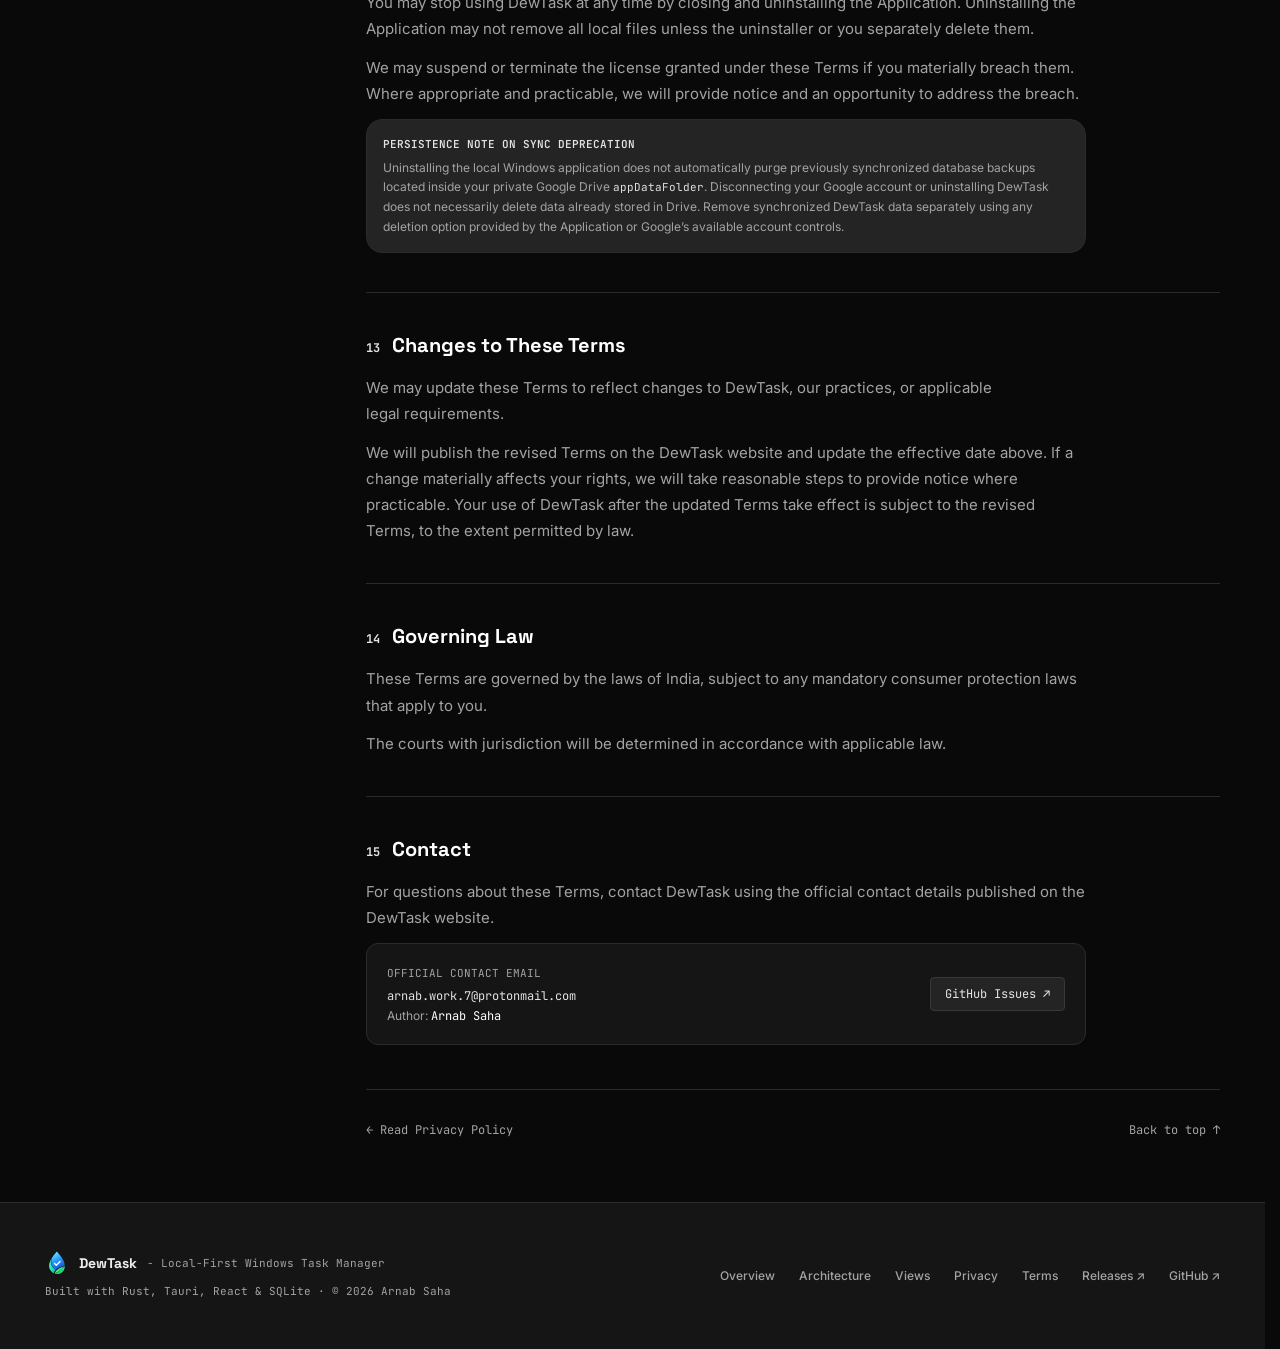
<file: dewtask/terms.html>
<!DOCTYPE html>
<html class="scroll-smooth dark" lang="en">
<head>
  <meta charset="utf-8"/>
  <meta content="width=device-width, initial-scale=1.0" name="viewport"/>
  <meta content="#090909" name="theme-color"/>
  <meta content="Read the DewTask Terms of Service, including application use, user content, optional Google Drive synchronization, and third-party services." name="description"/>
  <meta property="og:type" content="website"/>
  <meta property="og:url" content="https://arnabsaha7.github.io/dewtask/terms.html"/>
  <meta property="og:title" content="Terms of Service - DewTask"/>
  <meta property="og:description" content="Read the DewTask Terms of Service, including application use, user content, optional Google Drive synchronization, and third-party services."/>
  <meta name="twitter:card" content="summary"/>
  <meta name="twitter:title" content="Terms of Service - DewTask"/>
  <meta name="twitter:description" content="Read the DewTask Terms of Service, including application use, user content, optional Google Drive synchronization, and third-party services."/>
  <title>Terms of Service - DewTask</title>
  <link href="https://fonts.googleapis.com" rel="preconnect"/>
  <link crossorigin="" href="https://fonts.gstatic.com" rel="preconnect"/>
  <link href="https://fonts.googleapis.com/css2?family=Inter:wght@400;500;600;700&family=JetBrains+Mono:wght@400;500;600&family=Space+Grotesk:wght@600;700&display=swap" rel="stylesheet"/>
  <meta name="color-scheme" content="dark"/>
  <link href="assets/dewtask-icon-dark.svg" rel="icon"/>
  <link href="./assets/tailwind.css" rel="stylesheet"/>
  <link href="./styles.css" rel="stylesheet"/>
  <link href="./css/site-refresh.css" rel="stylesheet"/>
</head>

<body class="min-h-screen bg-surface-base font-sans text-slate-300 antialiased" data-page="terms" id="top">
  <a href="#main" class="skip">Skip to content</a>
  <div aria-hidden="true" class="pointer-events-none fixed inset-0 z-0 hairline-grid"></div>
  <div data-site-header></div>

  <main id="main" class="page-main relative z-10">
    <!-- Top Page Banner -->
    <section class="w-full border-b section-rule bg-surface-deep/60 py-10 sm:py-14">
      <div class="site-container">
        <a class="focus-ring inline-flex items-center gap-2 font-mono text-xs text-slate-400 transition hover:text-brand-400" href="index.html">
          <span aria-hidden="true">←</span>
          <span>Back to DewTask Overview</span>
        </a>
        <div class="mt-6 flex flex-col justify-between gap-4 lg:flex-row lg:items-end">
          <div>
            <span class="font-mono text-xs font-semibold uppercase tracking-widest text-brand-400">Legal Documentation</span>
            <h1 class="mt-2 font-display text-3xl font-bold tracking-tight text-white sm:text-5xl">
              Terms of Service
            </h1>
          </div>
          <div class="flex flex-wrap gap-2 font-mono text-xs">
            <span class="legal-meta-pill">Effective: <strong>November 2026</strong></span>
            <span class="legal-meta-pill">Scope: <strong>Desktop Application</strong></span>
          </div>
        </div>
      </div>
    </section>

    <!-- Full-Width Multi-Column Architecture -->
    <div class="site-container py-10 sm:py-16">
      <div class="legal-grid items-start">

        <!-- Left Column: Sticky Section Index -->
        <aside class="hidden lg:block lg:sticky lg:top-24 max-h-[calc(100vh-6rem)] overflow-y-auto pr-2">
          <div class="font-mono text-[11px] font-semibold uppercase tracking-wider text-slate-400 mb-3">Sections</div>
          <nav aria-label="Terms of Service sections" class="flex flex-col">
            <a data-toc-link href="#section-01" class="toc-link active"><span class="font-mono text-[11px]">01</span><span>Acceptance of Terms</span></a>
            <a data-toc-link href="#section-02" class="toc-link"><span class="font-mono text-[11px]">02</span><span>About DewTask</span></a>
            <a data-toc-link href="#section-03" class="toc-link"><span class="font-mono text-[11px]">03</span><span>Eligibility &amp; Accounts</span></a>
            <a data-toc-link href="#section-04" class="toc-link"><span class="font-mono text-[11px]">04</span><span>License to Use</span></a>
            <a data-toc-link href="#section-05" class="toc-link"><span class="font-mono text-[11px]">05</span><span>User Content &amp; Data</span></a>
            <a data-toc-link href="#section-06" class="toc-link"><span class="font-mono text-[11px]">06</span><span>Google Sign-In &amp; Sync</span></a>
            <a data-toc-link href="#section-07" class="toc-link"><span class="font-mono text-[11px]">07</span><span>Acceptable Use</span></a>
            <a data-toc-link href="#section-08" class="toc-link"><span class="font-mono text-[11px]">08</span><span>Third-Party Services</span></a>
            <a data-toc-link href="#section-09" class="toc-link"><span class="font-mono text-[11px]">09</span><span>Updates &amp; Changes</span></a>
            <a data-toc-link href="#section-10" class="toc-link"><span class="font-mono text-[11px]">10</span><span>Disclaimer of Warranties</span></a>
            <a data-toc-link href="#section-11" class="toc-link"><span class="font-mono text-[11px]">11</span><span>Limitation of Liability</span></a>
            <a data-toc-link href="#section-12" class="toc-link"><span class="font-mono text-[11px]">12</span><span>Termination</span></a>
            <a data-toc-link href="#section-13" class="toc-link"><span class="font-mono text-[11px]">13</span><span>Changes to Terms</span></a>
            <a data-toc-link href="#section-14" class="toc-link"><span class="font-mono text-[11px]">14</span><span>Governing Law</span></a>
            <a data-toc-link href="#section-15" class="toc-link"><span class="font-mono text-[11px]">15</span><span>Contact</span></a>
          </nav>
        </aside>

        <!-- Center Column: Primary Legal Copy -->
        <div class="legal-reading">
          <p class="legal-intro text-base leading-relaxed text-slate-300 sm:text-lg">
            These Terms explain the rules that apply when you download, install, or use the DewTask desktop application.
          </p>

          <!-- Summary Box -->
          <div class="rounded-xl border border-surface-borderBright bg-surface-deep p-6 sm:p-8">
            <h2 class="font-mono text-xs font-semibold uppercase tracking-wider text-brand-400 mb-5">00 // A Quick Summary</h2>
            <div class="grid grid-cols-1 gap-4 sm:grid-cols-3">
              <div class="rounded-lg border border-surface-border bg-surface-card/70 p-4 flex flex-col justify-between">
                <div>
                  <div class="font-mono text-[11px] font-semibold uppercase text-brand-400">01. Sovereignty</div>
                  <p class="mt-2 text-xs leading-relaxed text-slate-400">You retain the rights you hold in the content you create and store in DewTask.</p>
                </div>
                <span class="mt-4 font-mono text-[11px] text-accent-soft">Local-First Storage</span>
              </div>
              <div class="rounded-lg border border-surface-border bg-surface-card/70 p-4 flex flex-col justify-between">
                <div>
                  <div class="font-mono text-[11px] font-semibold uppercase text-brand-400">02. Direct Sync</div>
                  <p class="mt-2 text-xs leading-relaxed text-slate-400">DewTask does not operate its own cloud storage servers. Optional sync stores application data in your Google Drive <code class="text-slate-300">appDataFolder</code>.</p>
                </div>
                <span class="mt-4 font-mono text-[11px] text-accent-soft">No Middleman Servers</span>
              </div>
              <div class="rounded-lg border border-surface-border bg-surface-card/70 p-4 flex flex-col justify-between">
                <div>
                  <div class="font-mono text-[11px] font-semibold uppercase text-brand-300">03. Licensing</div>
                  <p class="mt-2 text-xs leading-relaxed text-slate-400">Use of the application is governed by a limited license and these Terms.</p>
                </div>
                <span class="mt-4 font-mono text-[11px] text-brand-300">Limited Use License</span>
              </div>
            </div>
          </div>

          <!-- 15 Legal Sections -->
          <div class="legal-sections divide-y divide-surface-border">
            <section class="legal-section" id="section-01">
              <h2 class="font-display text-xl font-bold text-white flex items-baseline gap-3">
                <span class="font-mono text-xs text-brand-400">01</span>
                <span>Acceptance of Terms</span>
              </h2>
              <div class="space-y-3 text-sm sm:text-base leading-relaxed text-slate-400">
                <p>By downloading, installing, or using DewTask (the “Application”), you agree to these Terms of Service (“Terms”). Please read them before using the Application.</p>
                <p>If you do not agree to these Terms, do not use the Application. If you use DewTask on behalf of an organization, you confirm that you are authorized to accept these Terms on its behalf.</p>
              </div>
            </section>

            <section class="legal-section" id="section-02">
              <h2 class="font-display text-xl font-bold text-white flex items-baseline gap-3">
                <span class="font-mono text-xs text-brand-400">02</span>
                <span>About DewTask</span>
              </h2>
              <div class="space-y-3 text-sm sm:text-base leading-relaxed text-slate-400">
                <p>DewTask is an offline-first desktop productivity and task management application that helps you organize workspaces, projects, tasks, and related information.</p>
                <div class="rounded-lg border border-surface-border bg-surface-deep p-4 my-2 space-y-2">
                  <span class="font-mono text-[11px] uppercase tracking-wider text-slate-400">Architectural Principles</span>
                  <ul class="space-y-1.5 text-xs text-slate-200">
                    <li>• Hierarchical Workspace, Project, Section, and Task Organization.</li>
                    <li>• Local-first storage designed to keep your workspace data on your device.</li>
                    <li>• Productivity features for organizing and navigating your work.</li>
                  </ul>
                </div>
                <p>Core features are designed to work locally without a continuous internet connection or a mandatory DewTask account. Some optional features, including Google sign-in and synchronization, require an internet connection and third-party services.</p>
              </div>
            </section>

            <section class="legal-section" id="section-03">
              <h2 class="font-display text-xl font-bold text-white flex items-baseline gap-3">
                <span class="font-mono text-xs text-brand-400">03</span>
                <span>Eligibility and Accounts</span>
              </h2>
              <div class="space-y-3 text-sm sm:text-base leading-relaxed text-slate-400">
                <p>You may use DewTask only if you are legally able to agree to these Terms under the laws that apply to you. If you are a minor, you must have any consent or supervision required by your local law.</p>
                <p><strong class="text-white">No Mandatory Platform Accounts:</strong> DewTask does not mandate the creation or registration of an internal proprietary DewTask account to unlock its primary task tracking, categorization, or scheduling features.</p>
                <p><strong class="text-white">Third-Party Authentication Safeguards:</strong> If you choose to use Google sign-in or synchronization, you must comply with Google’s applicable terms and keep your Google account and device access reasonably secure. DewTask does not ask you to share your Google password with us.</p>
              </div>
            </section>

            <section class="legal-section" id="section-04">
              <h2 class="font-display text-xl font-bold text-white flex items-baseline gap-3">
                <span class="font-mono text-xs text-brand-400">04</span>
                <span>License to Use</span>
              </h2>
              <div class="space-y-3 text-sm sm:text-base leading-relaxed text-slate-400">
                <p>Subject to these Terms, DewTask grants you a limited, personal, non-exclusive, non-transferable, and revocable license to download, install, and use the Application on devices you own or are authorized to use. This license does not transfer ownership of the Application to you.</p>
                <div class="rounded-lg border border-surface-border bg-surface-card p-4 space-y-1.5">
                  <span class="font-mono text-[11px] uppercase tracking-wider text-brand-400 font-semibold">Intellectual Property Preservation</span>
                  <p class="text-xs leading-relaxed text-slate-400">DewTask and its licensors retain all rights in the Application, including its name, branding, design, software, and documentation, except for rights belonging to third-party or open-source components, which remain subject to their own licenses. No rights are granted except those expressly stated in these Terms.</p>
                </div>
              </div>
            </section>

            <section class="legal-section" id="section-05">
              <h2 class="font-display text-xl font-bold text-white flex items-baseline gap-3">
                <span class="font-mono text-xs text-brand-400">05</span>
                <span>User Content and Data</span>
              </h2>
              <div class="space-y-3 text-sm sm:text-base leading-relaxed text-slate-400">
                <p>As between you and DewTask, you retain the rights you hold in the tasks, notes, workspace information, and other content you create or add to the Application (“User Content”).</p>
                <p>DewTask does not claim ownership of your User Content. You are responsible for ensuring that you have the rights needed to store and use that content. You also acknowledge that:</p>
                <ul class="list-disc pl-5 space-y-1.5 text-slate-200">
                  <li>You are responsible for the legality and accuracy of your User Content.</li>
                  <li>You should maintain independent backups of important data. Do not rely on DewTask or synchronization as your only backup.</li>
                  <li>Because DewTask does not operate a hosted copy of your workspace content, we may be unable to recover data that is lost, corrupted, or deleted from your device.</li>
                </ul>
              </div>
            </section>

            <section class="legal-section" id="section-06">
              <h2 class="font-display text-xl font-bold text-white flex items-baseline gap-3">
                <span class="font-mono text-xs text-brand-400">06</span>
                <span>Google Sign-In and Synchronization</span>
              </h2>
              <div class="space-y-3 text-sm sm:text-base leading-relaxed text-slate-400">
                <p>Google sign-in and Google Drive synchronization are optional. If you enable synchronization, the Application connects to Google services to authenticate your account and store application data in your Google Drive. These connections use Google’s APIs and are subject to the permissions you authorize.</p>
                <div class="rounded-lg border border-surface-border bg-surface-deep p-4 space-y-1.5">
                  <span class="font-mono text-[11px] text-accent-soft font-medium uppercase">Sandbox Constraint (`appDataFolder`)</span>
                  <p class="text-xs leading-relaxed text-slate-400">Synchronization is designed to use Google Drive’s hidden application data area (<code class="font-mono text-[11px] bg-surface-card px-1 py-0.5 rounded text-brand-400">appDataFolder</code>) for DewTask-specific data. It is separate from the files and folders normally shown in your Drive. The actual access is limited by the Google OAuth permissions granted to the Application.</p>
                </div>
                <p>When synchronization is enabled, the selected DewTask data is transmitted from your device to Google Drive and may be downloaded to other devices where you use DewTask. This means the data leaves your device and is stored by Google; it is not stored on DewTask-managed servers. DewTask does not operate its own cloud storage service or host your workspace content on its infrastructure. Google’s services are governed by Google’s own terms and privacy policy. Sync availability, data consistency, and retention may depend on Google and your network connection.</p>
              </div>
            </section>

            <section class="legal-section" id="section-07">
              <h2 class="font-display text-xl font-bold text-white flex items-baseline gap-3">
                <span class="font-mono text-xs text-brand-400">07</span>
                <span>Acceptable Use</span>
              </h2>
              <div class="space-y-3 text-sm sm:text-base leading-relaxed text-slate-400">
                <p>You agree not to use the Application to violate applicable law, infringe another person’s rights, or interfere with the Application or third-party services. In particular, you must not:</p>
                <div class="grid grid-cols-1 gap-3 sm:grid-cols-2">
                  <div class="rounded-lg border border-surface-border bg-surface-card p-3.5">
                    <span class="font-mono text-[11px] text-red-400 uppercase font-semibold">Prohibited</span>
                    <p class="text-xs text-slate-400 mt-1">Attempt to interfere with, disrupt, or compromise the Application, its updates, or connected services. Nothing in these Terms prohibits activity that applicable law does not allow us to restrict.</p>
                  </div>
                  <div class="rounded-lg border border-surface-border bg-surface-card p-3.5">
                    <span class="font-mono text-[11px] text-red-400 uppercase font-semibold">Prohibited</span>
                    <p class="text-xs text-slate-400 mt-1">Redistribute, sell, sublicense, or commercially exploit the Application except where permitted by its applicable license or with written authorization.</p>
                  </div>
                  <div class="rounded-lg border border-surface-border bg-surface-card p-3.5">
                    <span class="font-mono text-[11px] text-red-400 uppercase font-semibold">Prohibited</span>
                    <p class="text-xs text-slate-400 mt-1">Use the Application or synchronization features to distribute malware or other malicious code.</p>
                  </div>
                  <div class="rounded-lg border border-surface-border bg-surface-card p-3.5">
                    <span class="font-mono text-[11px] text-red-400 uppercase font-semibold">Prohibited</span>
                    <p class="text-xs text-slate-400 mt-1">Abuse, overload, or attempt to bypass restrictions or rate limits imposed by third-party services.</p>
                  </div>
                </div>
              </div>
            </section>

            <section class="legal-section" id="section-08">
              <h2 class="font-display text-xl font-bold text-white flex items-baseline gap-3">
                <span class="font-mono text-xs text-brand-400">08</span>
                <span>Third-Party Services</span>
              </h2>
              <div class="space-y-3 text-sm sm:text-base leading-relaxed text-slate-400">
                <p>Certain optional features rely on third-party services, including Google Sign-In and Google Drive.</p>
                <p>Those services are operated by their respective providers, not DewTask, and are subject to their own terms, policies, availability, and changes. We are not responsible for services or content controlled by third parties, except where applicable law requires otherwise.</p>
              </div>
            </section>

            <section class="legal-section" id="section-09">
              <h2 class="font-display text-xl font-bold text-white flex items-baseline gap-3">
                <span class="font-mono text-xs text-brand-400">09</span>
                <span>Updates and Changes</span>
              </h2>
              <div class="space-y-3 text-sm sm:text-base leading-relaxed text-slate-400">
                <p>We may release updates, bug fixes, security improvements, and new or changed features. An update may change how the Application works and may include changes to local data formats or migrations. You should back up important data before installing updates.</p>
                <p>We may modify, suspend, or discontinue a feature or integration. Where reasonably practicable, we will provide notice of material changes, but we cannot guarantee that every feature will remain available indefinitely.</p>
              </div>
            </section>

            <section class="legal-section" id="section-10">
              <h2 class="font-display text-xl font-bold text-white flex items-baseline gap-3">
                <span class="font-mono text-xs text-brand-400">10</span>
                <span>Disclaimer of Warranties</span>
              </h2>
              <div class="space-y-3 text-sm sm:text-base leading-relaxed text-slate-400">
                <div class="rounded-lg border border-surface-border bg-surface-card p-4 space-y-1.5">
                  <span class="font-mono text-[11px] text-brand-400 uppercase font-semibold">Strict "As Is" Basis</span>
                  <p class="text-xs leading-relaxed text-slate-300">To the extent permitted by applicable law, the Application is provided “as is” and “as available”, without warranties or conditions of any kind, whether express, implied, or statutory.</p>
                </div>
                <p>To the extent permitted by law, we do not warrant that the Application will be uninterrupted, error-free, compatible with every device or software configuration, or that defects will always be corrected. This section does not exclude any warranty or consumer right that cannot legally be excluded.</p>
              </div>
            </section>

            <section class="legal-section" id="section-11">
              <h2 class="font-display text-xl font-bold text-white flex items-baseline gap-3">
                <span class="font-mono text-xs text-brand-400">11</span>
                <span>Limitation of Liability</span>
              </h2>
              <div class="space-y-3 text-sm sm:text-base leading-relaxed text-slate-400">
                <p>To the extent permitted by applicable law, DewTask and the people who contribute to or license the Application will not be liable for indirect, incidental, special, consequential, exemplary, or punitive losses arising from your use of or inability to use the Application.</p>
                <ul class="list-disc pl-5 space-y-1.5 text-slate-200">
                  <li>Loss of profits, revenue, business opportunity, or goodwill.</li>
                  <li>Loss of or damage to data, to the extent such loss could reasonably have been avoided by maintaining independent backups.</li>
                  <li>Business interruption or other indirect or consequential loss.</li>
                </ul>
                <p>Nothing in these Terms limits liability or rights that cannot be limited or excluded under applicable law, including liability for fraud or intentional misconduct where such limitation is prohibited.</p>
              </div>
            </section>

            <section class="legal-section" id="section-12">
              <h2 class="font-display text-xl font-bold text-white flex items-baseline gap-3">
                <span class="font-mono text-xs text-brand-400">12</span>
                <span>Termination</span>
              </h2>
              <div class="space-y-3 text-sm sm:text-base leading-relaxed text-slate-400">
                <p>You may stop using DewTask at any time by closing and uninstalling the Application. Uninstalling the Application may not remove all local files unless the uninstaller or you separately delete them.</p>
                <p>We may suspend or terminate the license granted under these Terms if you materially breach them. Where appropriate and practicable, we will provide notice and an opportunity to address the breach.</p>
                <div class="rounded-lg border border-surface-border bg-surface-card p-4 text-xs leading-relaxed text-slate-400">
                  <span class="font-mono text-[11px] text-brand-400 uppercase font-semibold block pb-1">Persistence Note on Sync Deprecation</span>
                  Uninstalling the local Windows application does not automatically purge previously synchronized database backups located inside your private Google Drive <code class="font-mono text-[11px] text-brand-300">appDataFolder</code>. Disconnecting your Google account or uninstalling DewTask does not necessarily delete data already stored in Drive. Remove synchronized DewTask data separately using any deletion option provided by the Application or Google’s available account controls.
                </div>
              </div>
            </section>

            <section class="legal-section" id="section-13">
              <h2 class="font-display text-xl font-bold text-white flex items-baseline gap-3">
                <span class="font-mono text-xs text-brand-400">13</span>
                <span>Changes to These Terms</span>
              </h2>
              <div class="space-y-3 text-sm sm:text-base leading-relaxed text-slate-400">
                <p>We may update these Terms to reflect changes to DewTask, our practices, or applicable legal requirements.</p>
                <p>We will publish the revised Terms on the DewTask website and update the effective date above. If a change materially affects your rights, we will take reasonable steps to provide notice where practicable. Your use of DewTask after the updated Terms take effect is subject to the revised Terms, to the extent permitted by law.</p>
              </div>
            </section>

            <section class="legal-section" id="section-14">
              <h2 class="font-display text-xl font-bold text-white flex items-baseline gap-3">
                <span class="font-mono text-xs text-brand-400">14</span>
                <span>Governing Law</span>
              </h2>
              <div class="space-y-3 text-sm sm:text-base leading-relaxed text-slate-400">
                <p>These Terms are governed by the laws of India, subject to any mandatory consumer protection laws that apply to you.</p>
                <p>The courts with jurisdiction will be determined in accordance with applicable law.</p>
              </div>
            </section>

            <section class="legal-section" id="section-15">
              <h2 class="font-display text-xl font-bold text-white flex items-baseline gap-3">
                <span class="font-mono text-xs text-brand-400">15</span>
                <span>Contact</span>
              </h2>
              <div class="space-y-3 text-sm sm:text-base leading-relaxed text-slate-400">
                <p>For questions about these Terms, contact DewTask using the official contact details published on the DewTask website.</p>
                <div class="rounded-xl border border-surface-border bg-surface-deep p-5 flex flex-col sm:flex-row gap-4 justify-between items-start sm:items-center">
                  <div class="space-y-1">
                    <div class="font-mono text-[11px] text-slate-400 uppercase">Official Contact Email</div>
                    <div class="font-mono text-xs text-brand-400">arnab.work.7@protonmail.com</div>
                    <div class="text-xs text-slate-400">Author: <span class="font-mono text-white">Arnab Saha</span></div>
                  </div>
                  <a href="https://github.com/arnabsaha7/dewtask/issues" target="_blank" rel="noopener noreferrer" class="rounded border border-surface-borderBright bg-surface-card px-3.5 py-2 font-mono text-xs text-slate-200 hover:text-white">
                    GitHub Issues ↗
                  </a>
                </div>
              </div>
            </section>
          </div>

          <div class="flex items-center justify-between border-t border-surface-border pt-8 font-mono text-xs text-slate-400">
            <a class="hover:text-brand-400 transition-colors" href="privacy.html">← Read Privacy Policy</a>
            <a class="hover:text-white transition-colors" href="#top">Back to top ↑</a>
          </div>
        </div>

      </div>
    </div>
  </main>

  <div data-site-footer></div>
  <script defer src="./js/site-shell.js"></script>
</body>
</html>
</file>
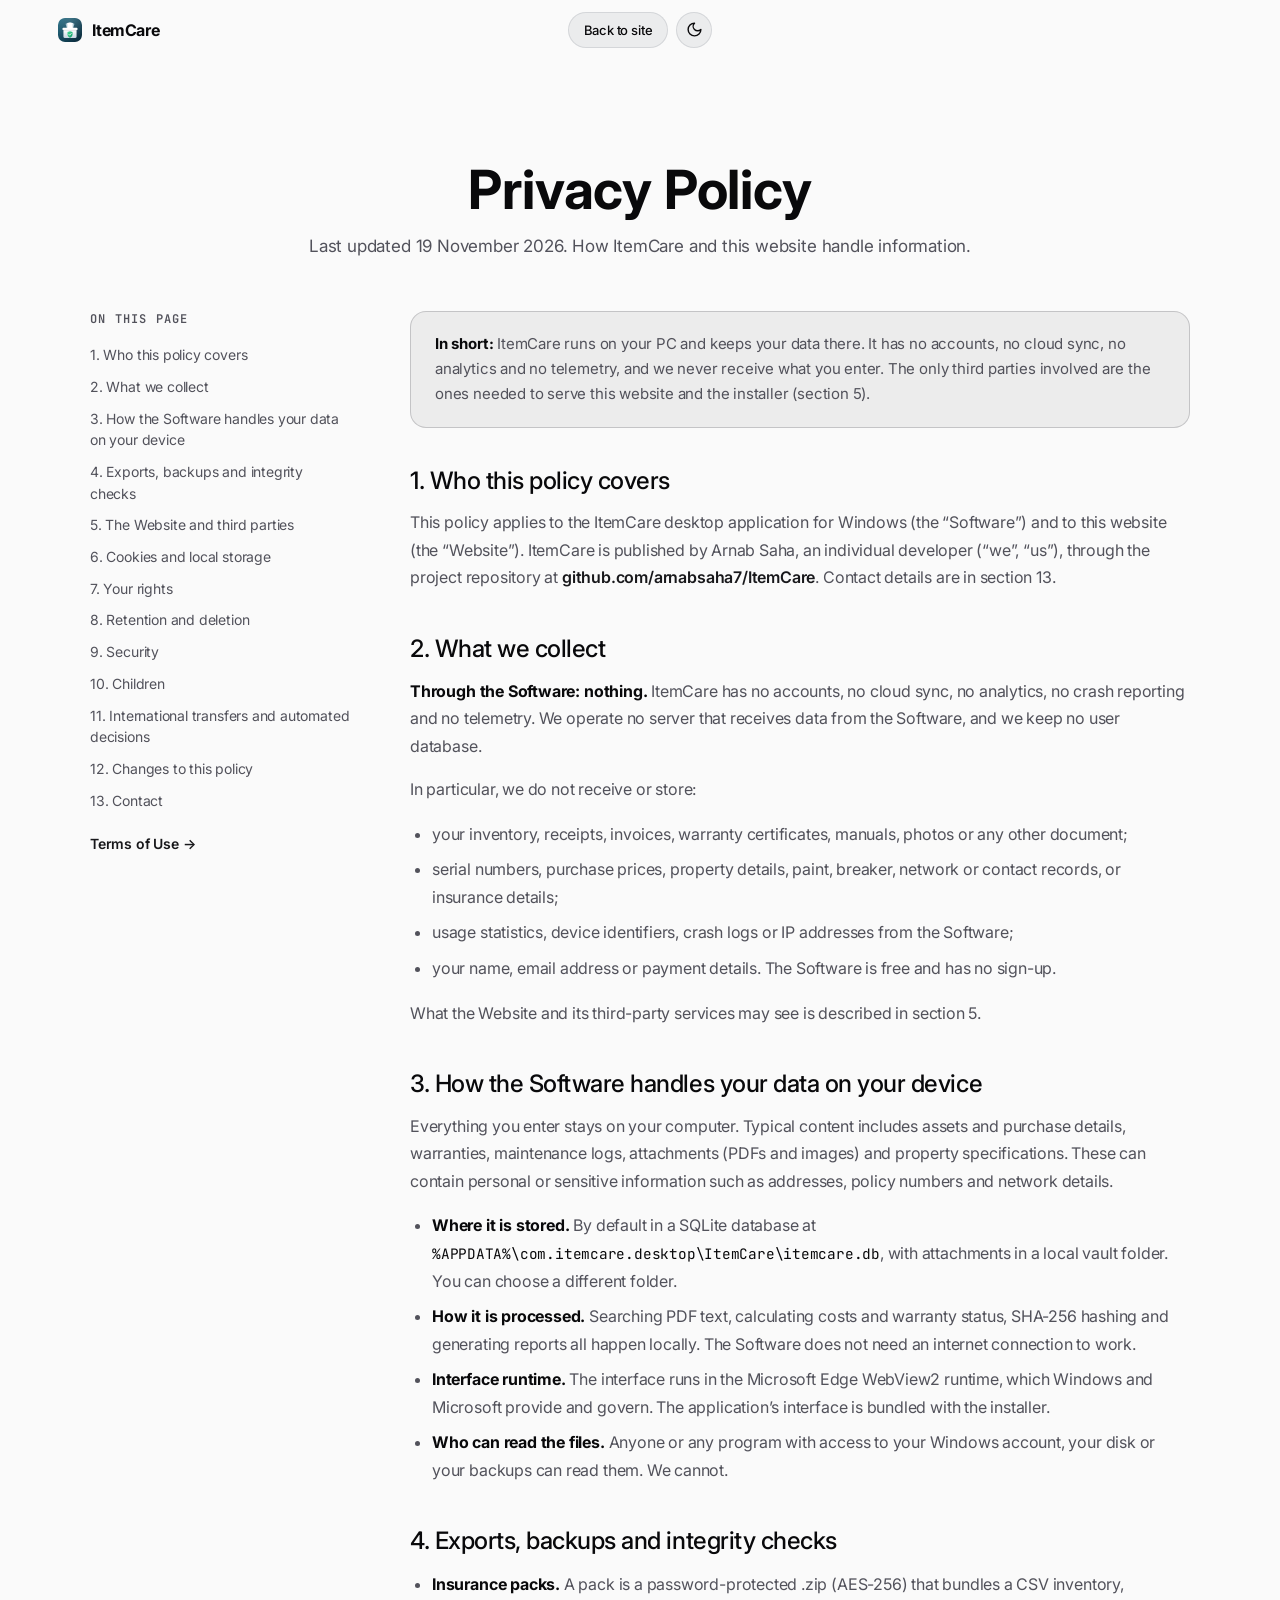
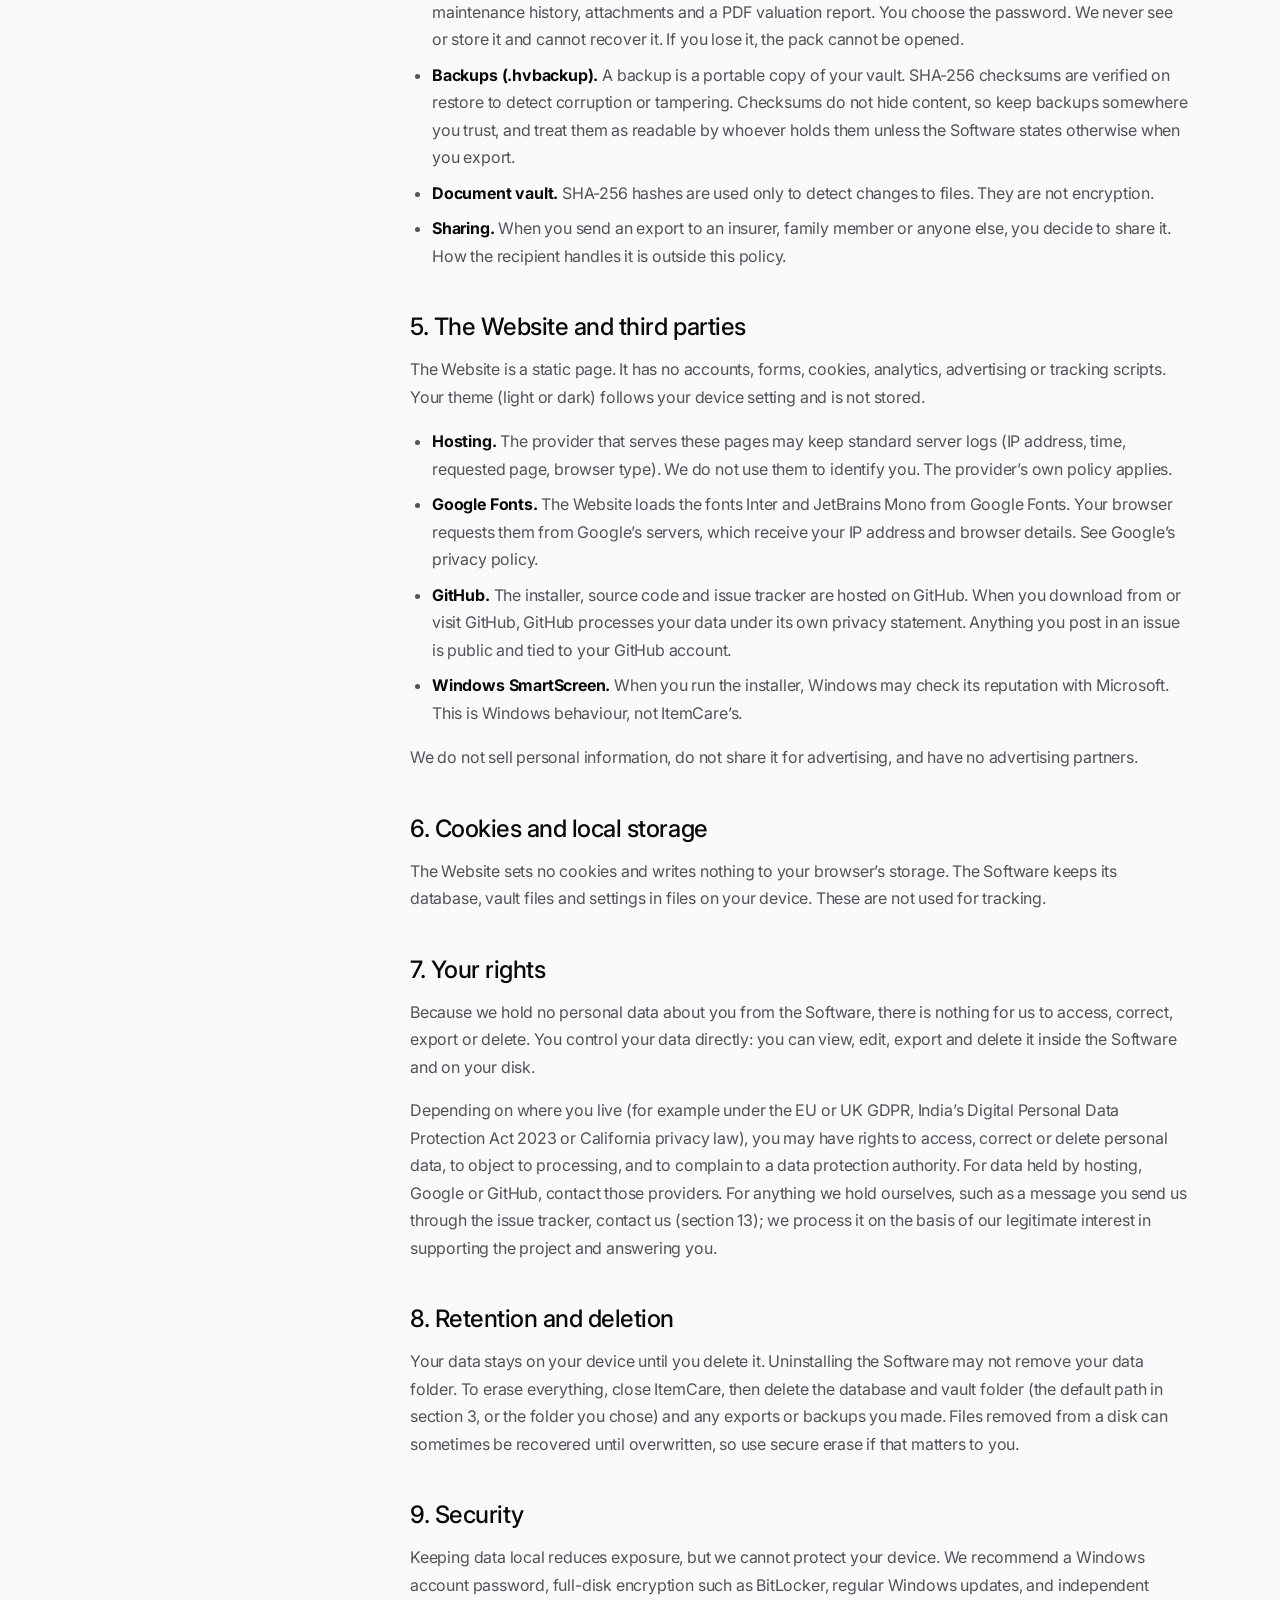
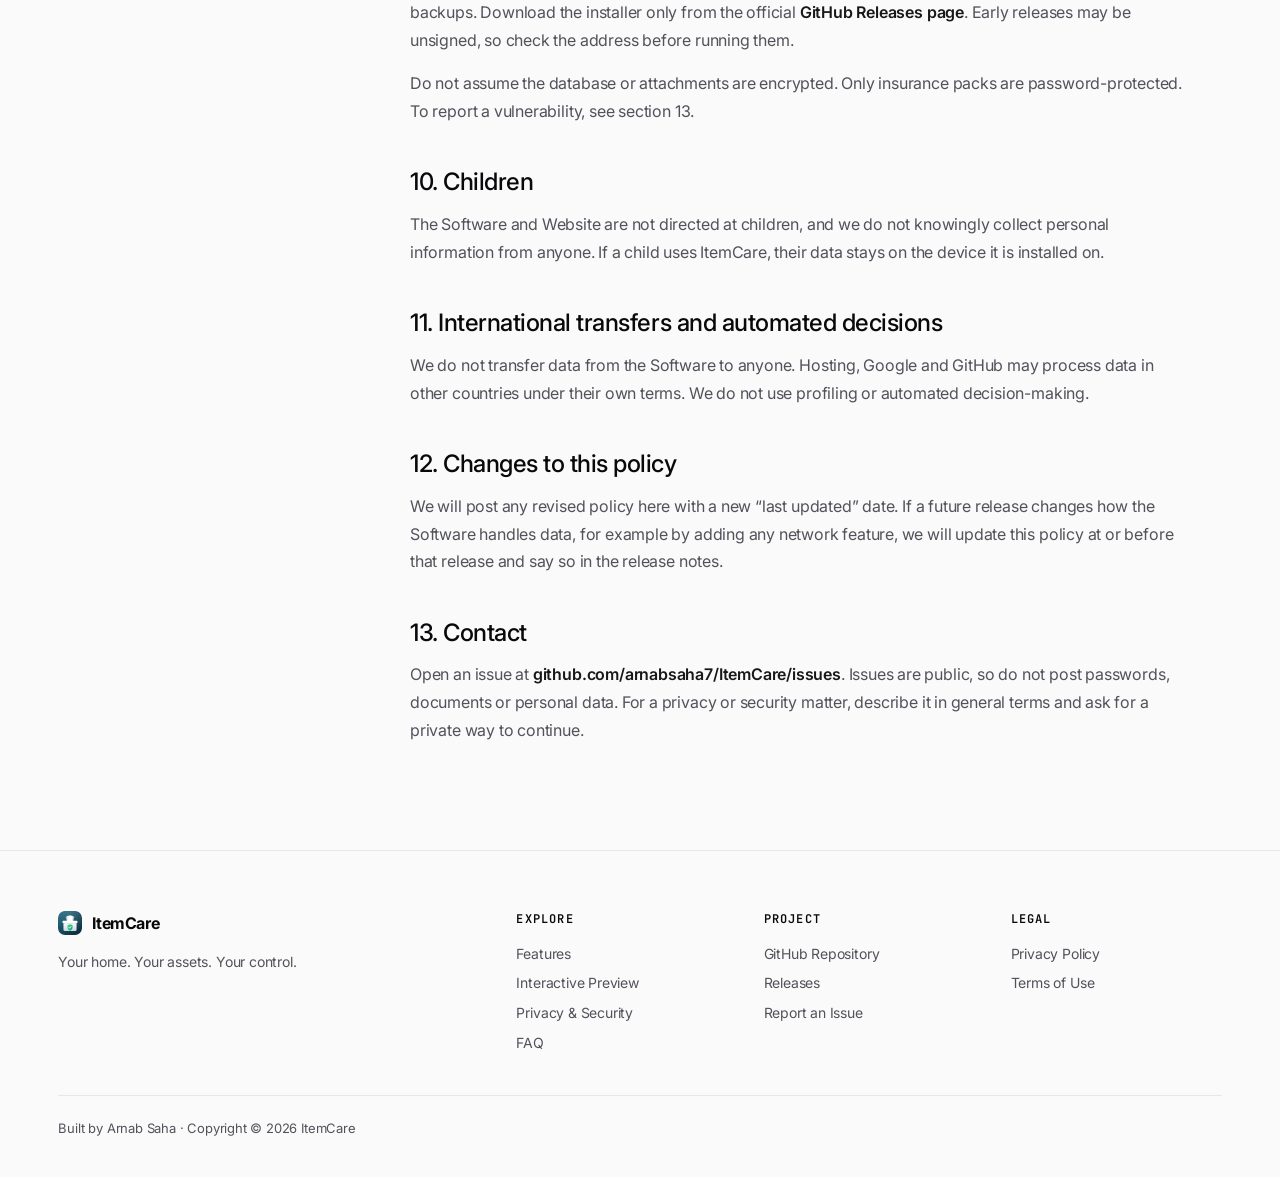
<file: itemcare/privacy.html>
<!DOCTYPE html>
<html lang="en">
<head>
  <meta charset="utf-8">
  <meta name="viewport" content="width=device-width, initial-scale=1, viewport-fit=cover">
  <title>Privacy Policy · ItemCare</title>
  <meta name="description" content="How ItemCare and this website handle information.">
  <meta name="theme-color" content="#0a0a0b" media="(prefers-color-scheme: dark)">
  <meta name="theme-color" content="#fafafa" media="(prefers-color-scheme: light)">
  <link rel="preconnect" href="https://fonts.googleapis.com">
  <link rel="preconnect" href="https://fonts.gstatic.com" crossorigin>
  <link rel="stylesheet" href="https://fonts.googleapis.com/css2?family=Inter:wght@400..600&family=JetBrains+Mono:wght@400;500;600&display=swap">
  <link rel="icon" href="assets/favicon.svg" type="image/svg+xml">
  <link rel="icon" href="assets/favicon.ico" sizes="48x48">
  <link rel="stylesheet" href="styles.css">
</head>
<body>
  <a class="skip-link" href="#content">Skip to main content</a>

  <header class="nav-shell">
    <nav aria-label="Primary">
      <a href="index.html" class="logo">
        <img src="assets/logo-mark.svg" width="24" height="24" alt="">
        <span>ItemCare</span>
      </a>
      <div class="nav-actions">
        <a class="btn sm" href="index.html">Back to site</a>
        <button class="btn icon-btn sm" id="tt" type="button" aria-label="Toggle light or dark theme"></button>
      </div>
    </nav>
  </header>

  <main class="lp" id="content">
    <div class="wrap">
      <header class="lp-head">
        <div class="eyebrow">Legal</div>
        <h1>Privacy Policy</h1>
        <p>Last updated 19 November 2026. How ItemCare and this website handle information.</p>
      </header>
      <div class="lp-grid">
        <aside class="toc" aria-label="Table of contents">
          <h2>On this page</h2>
          <a href="#who">1. Who this policy covers</a>
          <a href="#collect">2. What we collect</a>
          <a href="#local">3. How the Software handles your data on your device</a>
          <a href="#exports">4. Exports, backups and integrity checks</a>
          <a href="#web">5. The Website and third parties</a>
          <a href="#cookies">6. Cookies and local storage</a>
          <a href="#rights">7. Your rights</a>
          <a href="#retention">8. Retention and deletion</a>
          <a href="#security">9. Security</a>
          <a href="#children">10. Children</a>
          <a href="#transfers">11. International transfers and automated decisions</a>
          <a href="#changes">12. Changes to this policy</a>
          <a href="#contact">13. Contact</a>
          <a href="terms.html">Terms of Use →</a>
        </aside>
        <article class="prose">
          <div class="callout"><strong>In short:</strong> ItemCare runs on your PC and keeps your data there. It has no accounts, no cloud sync, no analytics and no telemetry, and we never receive what you enter. The only third parties involved are the ones needed to serve this website and the installer (section 5).</div>
          <h2 id="who">1. Who this policy covers</h2>
          <p>This policy applies to the ItemCare desktop application for Windows (the “Software”) and to this website (the “Website”). ItemCare is published by Arnab Saha, an individual developer (“we”, “us”), through the project repository at <a href="https://github.com/arnabsaha7/ItemCare">github.com/arnabsaha7/ItemCare</a>. Contact details are in section 13.</p>
          <h2 id="collect">2. What we collect</h2>
          <p><strong>Through the Software: nothing.</strong> ItemCare has no accounts, no cloud sync, no analytics, no crash reporting and no telemetry. We operate no server that receives data from the Software, and we keep no user database.</p>
          <p>In particular, we do not receive or store:</p>
          <ul>
            <li>your inventory, receipts, invoices, warranty certificates, manuals, photos or any other document;</li>
            <li>serial numbers, purchase prices, property details, paint, breaker, network or contact records, or insurance details;</li>
            <li>usage statistics, device identifiers, crash logs or IP addresses from the Software;</li>
            <li>your name, email address or payment details. The Software is free and has no sign-up.</li>
          </ul>
          <p>What the Website and its third-party services may see is described in section 5.</p>
          <h2 id="local">3. How the Software handles your data on your device</h2>
          <p>Everything you enter stays on your computer. Typical content includes assets and purchase details, warranties, maintenance logs, attachments (PDFs and images) and property specifications. These can contain personal or sensitive information such as addresses, policy numbers and network details.</p>
          <ul>
            <li><strong>Where it is stored.</strong> By default in a SQLite database at <span class="mono">%APPDATA%\com.itemcare.desktop\ItemCare\itemcare.db</span>, with attachments in a local vault folder. You can choose a different folder.</li>
            <li><strong>How it is processed.</strong> Searching PDF text, calculating costs and warranty status, SHA-256 hashing and generating reports all happen locally. The Software does not need an internet connection to work.</li>
            <li><strong>Interface runtime.</strong> The interface runs in the Microsoft Edge WebView2 runtime, which Windows and Microsoft provide and govern. The application’s interface is bundled with the installer.</li>
            <li><strong>Who can read the files.</strong> Anyone or any program with access to your Windows account, your disk or your backups can read them. We cannot.</li>
          </ul>
          <h2 id="exports">4. Exports, backups and integrity checks</h2>
          <ul>
            <li><strong>Insurance packs.</strong> A pack is a password-protected .zip (AES-256) that bundles a CSV inventory, maintenance history, attachments and a PDF valuation report. You choose the password. We never see or store it and cannot recover it. If you lose it, the pack cannot be opened.</li>
            <li><strong>Backups (.hvbackup).</strong> A backup is a portable copy of your vault. SHA-256 checksums are verified on restore to detect corruption or tampering. Checksums do not hide content, so keep backups somewhere you trust, and treat them as readable by whoever holds them unless the Software states otherwise when you export.</li>
            <li><strong>Document vault.</strong> SHA-256 hashes are used only to detect changes to files. They are not encryption.</li>
            <li><strong>Sharing.</strong> When you send an export to an insurer, family member or anyone else, you decide to share it. How the recipient handles it is outside this policy.</li>
          </ul>
          <h2 id="web">5. The Website and third parties</h2>
          <p>The Website is a static page. It has no accounts, forms, cookies, analytics, advertising or tracking scripts. Your theme (light or dark) follows your device setting and is not stored.</p>
          <ul>
            <li><strong>Hosting.</strong> The provider that serves these pages may keep standard server logs (IP address, time, requested page, browser type). We do not use them to identify you. The provider’s own policy applies.</li>
            <li><strong>Google Fonts.</strong> The Website loads the fonts Inter and JetBrains Mono from Google Fonts. Your browser requests them from Google’s servers, which receive your IP address and browser details. See Google’s privacy policy.</li>
            <li><strong>GitHub.</strong> The installer, source code and issue tracker are hosted on GitHub. When you download from or visit GitHub, GitHub processes your data under its own privacy statement. Anything you post in an issue is public and tied to your GitHub account.</li>
            <li><strong>Windows SmartScreen.</strong> When you run the installer, Windows may check its reputation with Microsoft. This is Windows behaviour, not ItemCare’s.</li>
          </ul>
          <p>We do not sell personal information, do not share it for advertising, and have no advertising partners.</p>
          <h2 id="cookies">6. Cookies and local storage</h2>
          <p>The Website sets no cookies and writes nothing to your browser’s storage. The Software keeps its database, vault files and settings in files on your device. These are not used for tracking.</p>
          <h2 id="rights">7. Your rights</h2>
          <p>Because we hold no personal data about you from the Software, there is nothing for us to access, correct, export or delete. You control your data directly: you can view, edit, export and delete it inside the Software and on your disk.</p>
          <p>Depending on where you live (for example under the EU or UK GDPR, India’s Digital Personal Data Protection Act 2023 or California privacy law), you may have rights to access, correct or delete personal data, to object to processing, and to complain to a data protection authority. For data held by hosting, Google or GitHub, contact those providers. For anything we hold ourselves, such as a message you send us through the issue tracker, contact us (section 13); we process it on the basis of our legitimate interest in supporting the project and answering you.</p>
          <h2 id="retention">8. Retention and deletion</h2>
          <p>Your data stays on your device until you delete it. Uninstalling the Software may not remove your data folder. To erase everything, close ItemCare, then delete the database and vault folder (the default path in section 3, or the folder you chose) and any exports or backups you made. Files removed from a disk can sometimes be recovered until overwritten, so use secure erase if that matters to you.</p>
          <h2 id="security">9. Security</h2>
          <p>Keeping data local reduces exposure, but we cannot protect your device. We recommend a Windows account password, full-disk encryption such as BitLocker, regular Windows updates, and independent backups. Download the installer only from the official <a href="https://github.com/arnabsaha7/ItemCare/releases/latest">GitHub Releases page</a>. Early releases may be unsigned, so check the address before running them.</p>
          <p>Do not assume the database or attachments are encrypted. Only insurance packs are password-protected. To report a vulnerability, see section 13.</p>
          <h2 id="children">10. Children</h2>
          <p>The Software and Website are not directed at children, and we do not knowingly collect personal information from anyone. If a child uses ItemCare, their data stays on the device it is installed on.</p>
          <h2 id="transfers">11. International transfers and automated decisions</h2>
          <p>We do not transfer data from the Software to anyone. Hosting, Google and GitHub may process data in other countries under their own terms. We do not use profiling or automated decision-making.</p>
          <h2 id="changes">12. Changes to this policy</h2>
          <p>We will post any revised policy here with a new “last updated” date. If a future release changes how the Software handles data, for example by adding any network feature, we will update this policy at or before that release and say so in the release notes.</p>
          <h2 id="contact">13. Contact</h2>
          <p>Open an issue at <a href="https://github.com/arnabsaha7/ItemCare/issues">github.com/arnabsaha7/ItemCare/issues</a>. Issues are public, so do not post passwords, documents or personal data. For a privacy or security matter, describe it in general terms and ask for a private way to continue.</p>
        </article>
      </div>
    </div>
  </main>

  <footer>
    <div class="wrap">
      <div class="fg">
        <div>
          <div class="logo">
            <img src="assets/logo-mark.svg" width="24" height="24" alt="">
            <span>ItemCare</span>
          </div>
          <p>Your home. Your assets. Your control.</p>
        </div>
        <div>
          <h4>Explore</h4>
          <a href="index.html#features">Features</a>
          <a href="index.html#preview">Interactive Preview</a>
          <a href="index.html#privacy">Privacy &amp; Security</a>
          <a href="index.html#faq">FAQ</a>
        </div>
        <div>
          <h4>Project</h4>
          <a href="https://github.com/arnabsaha7/ItemCare">GitHub Repository</a>
          <a href="https://github.com/arnabsaha7/ItemCare/releases">Releases</a>
          <a href="https://github.com/arnabsaha7/ItemCare/issues">Report an Issue</a>
        </div>
        <div>
          <h4>Legal</h4>
          <a href="privacy.html">Privacy Policy</a>
          <a href="terms.html">Terms of Use</a>
        </div>
      </div>
      <div class="fb">Built by Arnab Saha · Copyright © 2026 ItemCare</div>
    </div>
  </footer>

  <script src="legal.js" defer></script>
</body>
</html>
</file>
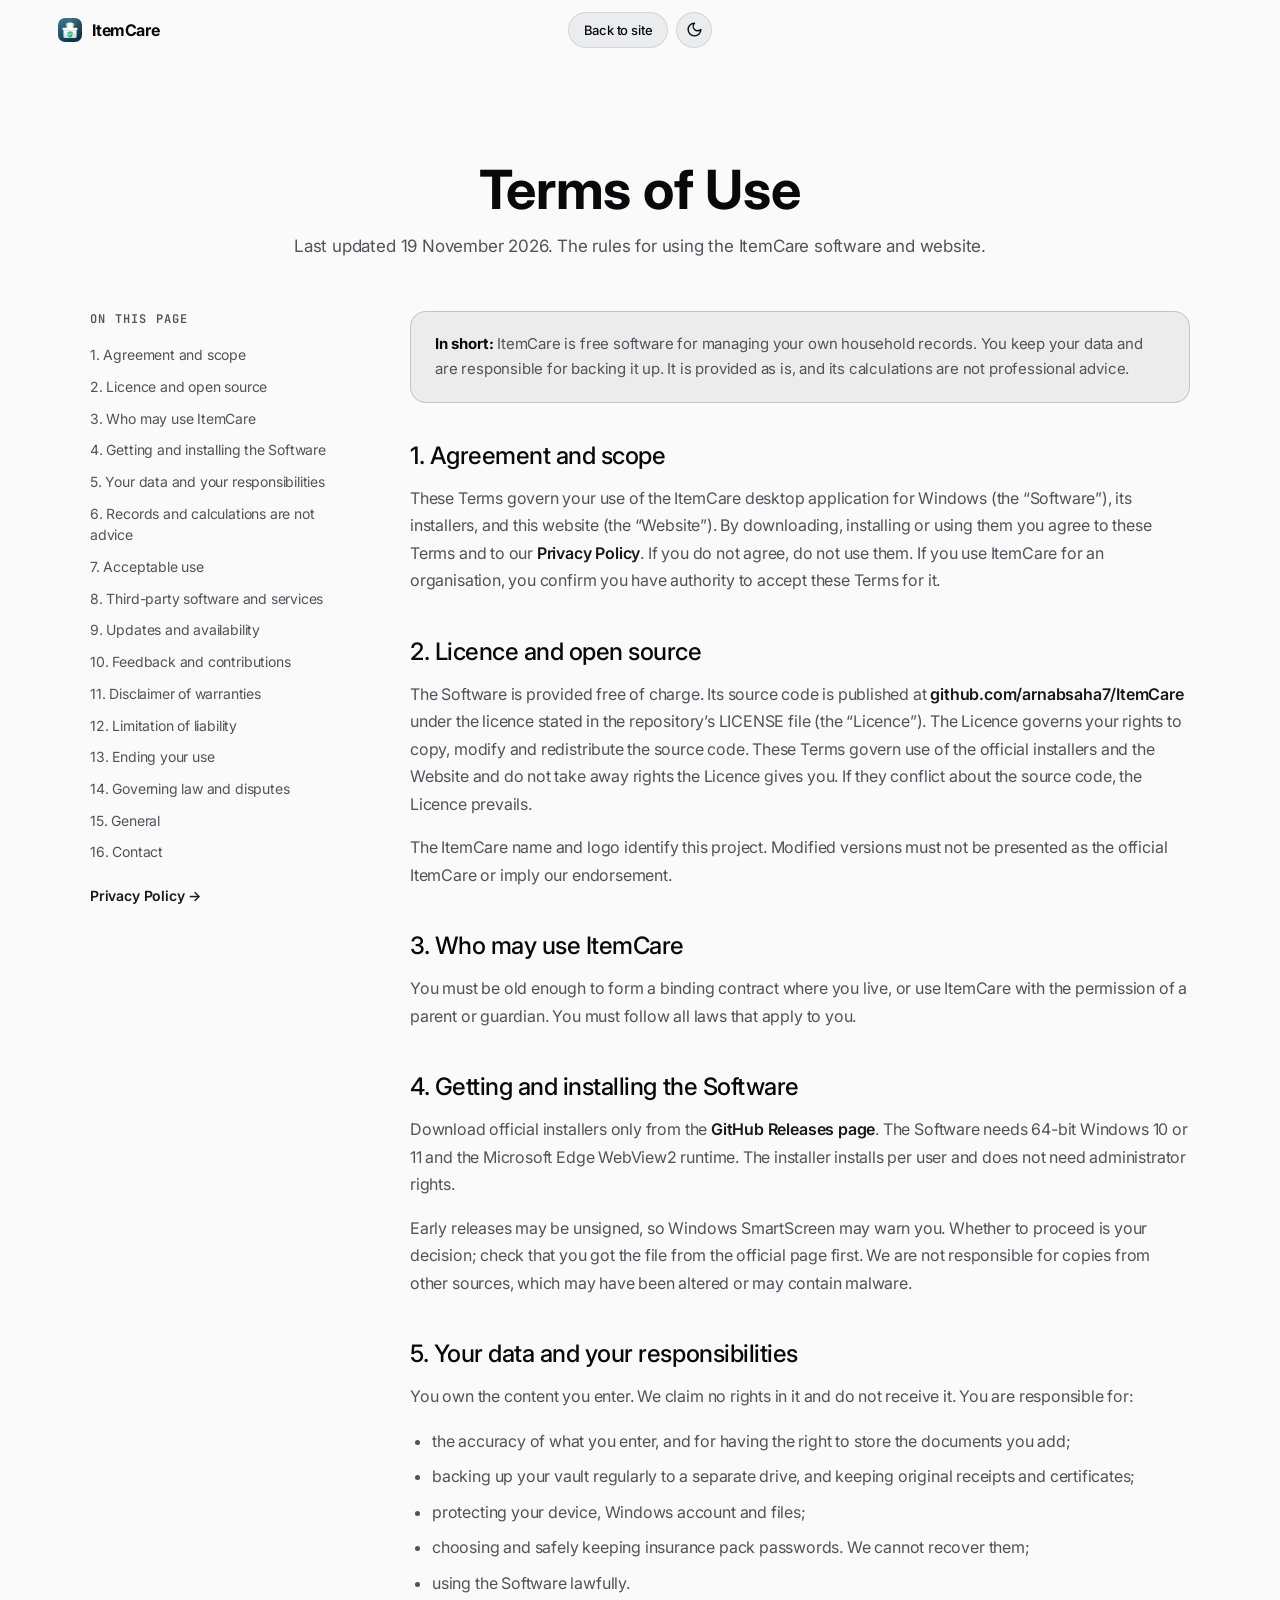
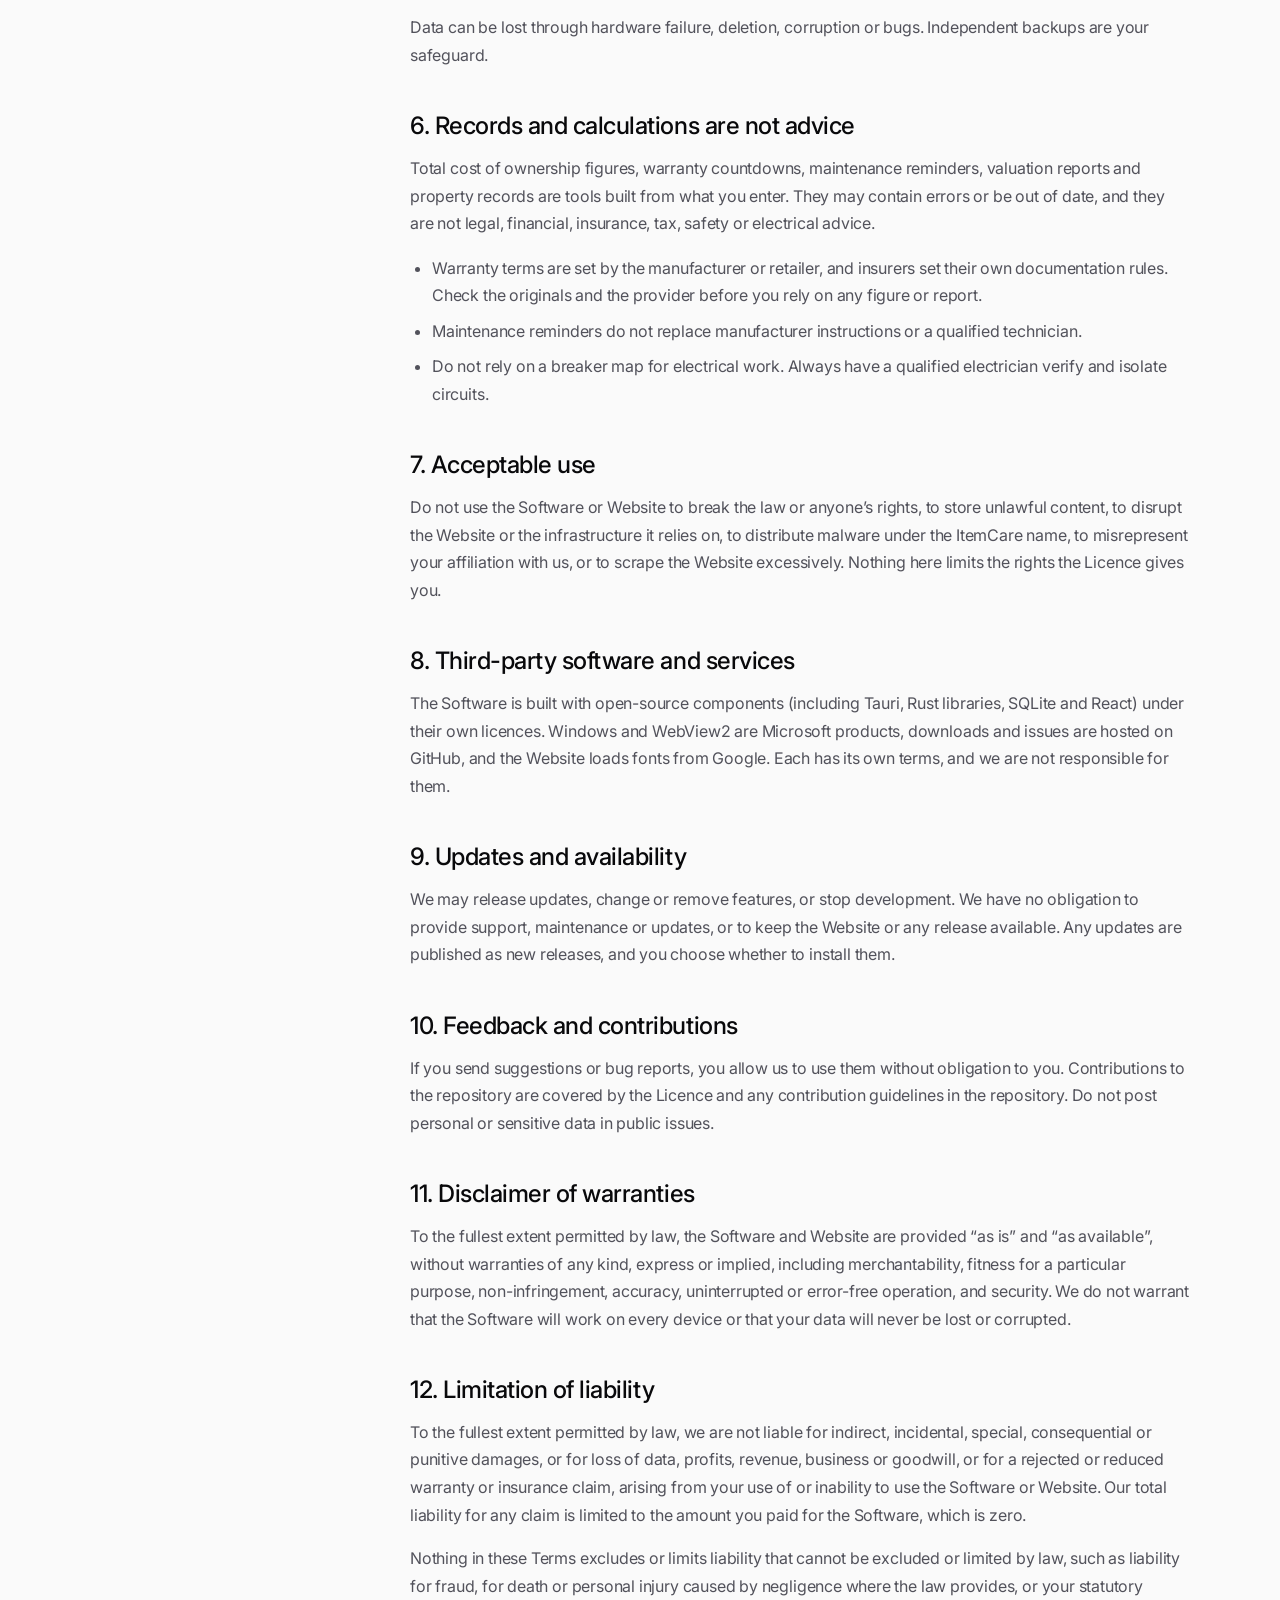
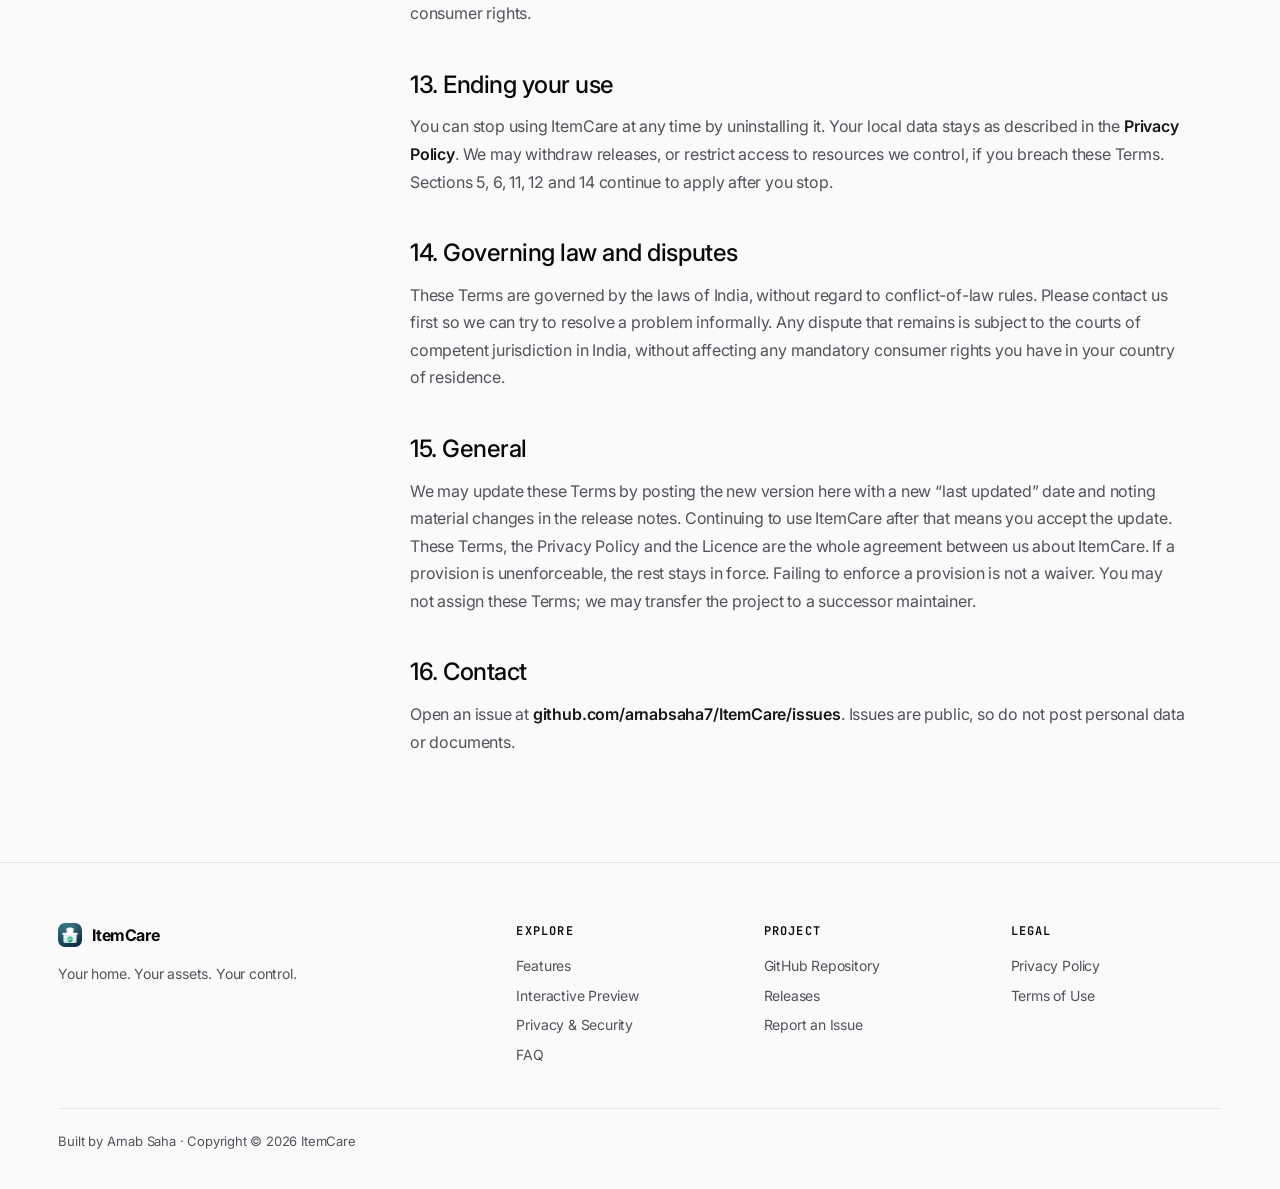
<file: itemcare/terms.html>
<!DOCTYPE html>
<html lang="en">
<head>
  <meta charset="utf-8">
  <meta name="viewport" content="width=device-width, initial-scale=1, viewport-fit=cover">
  <title>Terms of Use · ItemCare</title>
  <meta name="description" content="The rules for using the ItemCare software and website.">
  <meta name="theme-color" content="#0a0a0b" media="(prefers-color-scheme: dark)">
  <meta name="theme-color" content="#fafafa" media="(prefers-color-scheme: light)">
  <link rel="preconnect" href="https://fonts.googleapis.com">
  <link rel="preconnect" href="https://fonts.gstatic.com" crossorigin>
  <link rel="stylesheet" href="https://fonts.googleapis.com/css2?family=Inter:wght@400..600&family=JetBrains+Mono:wght@400;500;600&display=swap">
  <link rel="icon" href="assets/favicon.svg" type="image/svg+xml">
  <link rel="icon" href="assets/favicon.ico" sizes="48x48">
  <link rel="stylesheet" href="styles.css">
</head>
<body>
  <a class="skip-link" href="#content">Skip to main content</a>

  <header class="nav-shell">
    <nav aria-label="Primary">
      <a href="index.html" class="logo">
        <img src="assets/logo-mark.svg" width="24" height="24" alt="">
        <span>ItemCare</span>
      </a>
      <div class="nav-actions">
        <a class="btn sm" href="index.html">Back to site</a>
        <button class="btn icon-btn sm" id="tt" type="button" aria-label="Toggle light or dark theme"></button>
      </div>
    </nav>
  </header>

  <main class="lp" id="content">
    <div class="wrap">
      <header class="lp-head">
        <div class="eyebrow">Legal</div>
        <h1>Terms of Use</h1>
        <p>Last updated 19 November 2026. The rules for using the ItemCare software and website.</p>
      </header>
      <div class="lp-grid">
        <aside class="toc" aria-label="Table of contents">
          <h2>On this page</h2>
          <a href="#agree">1. Agreement and scope</a>
          <a href="#licence">2. Licence and open source</a>
          <a href="#use">3. Who may use ItemCare</a>
          <a href="#install">4. Getting and installing the Software</a>
          <a href="#data">5. Your data and your responsibilities</a>
          <a href="#advice">6. Records and calculations are not advice</a>
          <a href="#acceptable">7. Acceptable use</a>
          <a href="#third">8. Third-party software and services</a>
          <a href="#updates">9. Updates and availability</a>
          <a href="#feedback">10. Feedback and contributions</a>
          <a href="#warranty">11. Disclaimer of warranties</a>
          <a href="#liability">12. Limitation of liability</a>
          <a href="#termination">13. Ending your use</a>
          <a href="#law">14. Governing law and disputes</a>
          <a href="#general">15. General</a>
          <a href="#contact">16. Contact</a>
          <a href="privacy.html">Privacy Policy →</a>
        </aside>
        <article class="prose">
          <div class="callout"><strong>In short:</strong> ItemCare is free software for managing your own household records. You keep your data and are responsible for backing it up. It is provided as is, and its calculations are not professional advice.</div>
          <h2 id="agree">1. Agreement and scope</h2>
          <p>These Terms govern your use of the ItemCare desktop application for Windows (the “Software”), its installers, and this website (the “Website”). By downloading, installing or using them you agree to these Terms and to our <a href="privacy.html">Privacy Policy</a>. If you do not agree, do not use them. If you use ItemCare for an organisation, you confirm you have authority to accept these Terms for it.</p>
          <h2 id="licence">2. Licence and open source</h2>
          <p>The Software is provided free of charge. Its source code is published at <a href="https://github.com/arnabsaha7/ItemCare">github.com/arnabsaha7/ItemCare</a> under the licence stated in the repository’s LICENSE file (the “Licence”). The Licence governs your rights to copy, modify and redistribute the source code. These Terms govern use of the official installers and the Website and do not take away rights the Licence gives you. If they conflict about the source code, the Licence prevails.</p>
          <p>The ItemCare name and logo identify this project. Modified versions must not be presented as the official ItemCare or imply our endorsement.</p>
          <h2 id="use">3. Who may use ItemCare</h2>
          <p>You must be old enough to form a binding contract where you live, or use ItemCare with the permission of a parent or guardian. You must follow all laws that apply to you.</p>
          <h2 id="install">4. Getting and installing the Software</h2>
          <p>Download official installers only from the <a href="https://github.com/arnabsaha7/ItemCare/releases/latest">GitHub Releases page</a>. The Software needs 64-bit Windows 10 or 11 and the Microsoft Edge WebView2 runtime. The installer installs per user and does not need administrator rights.</p>
          <p>Early releases may be unsigned, so Windows SmartScreen may warn you. Whether to proceed is your decision; check that you got the file from the official page first. We are not responsible for copies from other sources, which may have been altered or may contain malware.</p>
          <h2 id="data">5. Your data and your responsibilities</h2>
          <p>You own the content you enter. We claim no rights in it and do not receive it. You are responsible for:</p>
          <ul>
            <li>the accuracy of what you enter, and for having the right to store the documents you add;</li>
            <li>backing up your vault regularly to a separate drive, and keeping original receipts and certificates;</li>
            <li>protecting your device, Windows account and files;</li>
            <li>choosing and safely keeping insurance pack passwords. We cannot recover them;</li>
            <li>using the Software lawfully.</li>
          </ul>
          <p>Data can be lost through hardware failure, deletion, corruption or bugs. Independent backups are your safeguard.</p>
          <h2 id="advice">6. Records and calculations are not advice</h2>
          <p>Total cost of ownership figures, warranty countdowns, maintenance reminders, valuation reports and property records are tools built from what you enter. They may contain errors or be out of date, and they are not legal, financial, insurance, tax, safety or electrical advice.</p>
          <ul>
            <li>Warranty terms are set by the manufacturer or retailer, and insurers set their own documentation rules. Check the originals and the provider before you rely on any figure or report.</li>
            <li>Maintenance reminders do not replace manufacturer instructions or a qualified technician.</li>
            <li>Do not rely on a breaker map for electrical work. Always have a qualified electrician verify and isolate circuits.</li>
          </ul>
          <h2 id="acceptable">7. Acceptable use</h2>
          <p>Do not use the Software or Website to break the law or anyone’s rights, to store unlawful content, to disrupt the Website or the infrastructure it relies on, to distribute malware under the ItemCare name, to misrepresent your affiliation with us, or to scrape the Website excessively. Nothing here limits the rights the Licence gives you.</p>
          <h2 id="third">8. Third-party software and services</h2>
          <p>The Software is built with open-source components (including Tauri, Rust libraries, SQLite and React) under their own licences. Windows and WebView2 are Microsoft products, downloads and issues are hosted on GitHub, and the Website loads fonts from Google. Each has its own terms, and we are not responsible for them.</p>
          <h2 id="updates">9. Updates and availability</h2>
          <p>We may release updates, change or remove features, or stop development. We have no obligation to provide support, maintenance or updates, or to keep the Website or any release available. Any updates are published as new releases, and you choose whether to install them.</p>
          <h2 id="feedback">10. Feedback and contributions</h2>
          <p>If you send suggestions or bug reports, you allow us to use them without obligation to you. Contributions to the repository are covered by the Licence and any contribution guidelines in the repository. Do not post personal or sensitive data in public issues.</p>
          <h2 id="warranty">11. Disclaimer of warranties</h2>
          <p>To the fullest extent permitted by law, the Software and Website are provided “as is” and “as available”, without warranties of any kind, express or implied, including merchantability, fitness for a particular purpose, non-infringement, accuracy, uninterrupted or error-free operation, and security. We do not warrant that the Software will work on every device or that your data will never be lost or corrupted.</p>
          <h2 id="liability">12. Limitation of liability</h2>
          <p>To the fullest extent permitted by law, we are not liable for indirect, incidental, special, consequential or punitive damages, or for loss of data, profits, revenue, business or goodwill, or for a rejected or reduced warranty or insurance claim, arising from your use of or inability to use the Software or Website. Our total liability for any claim is limited to the amount you paid for the Software, which is zero.</p>
          <p>Nothing in these Terms excludes or limits liability that cannot be excluded or limited by law, such as liability for fraud, for death or personal injury caused by negligence where the law provides, or your statutory consumer rights.</p>
          <h2 id="termination">13. Ending your use</h2>
          <p>You can stop using ItemCare at any time by uninstalling it. Your local data stays as described in the <a href="privacy.html#retention">Privacy Policy</a>. We may withdraw releases, or restrict access to resources we control, if you breach these Terms. Sections 5, 6, 11, 12 and 14 continue to apply after you stop.</p>
          <h2 id="law">14. Governing law and disputes</h2>
          <p>These Terms are governed by the laws of India, without regard to conflict-of-law rules. Please contact us first so we can try to resolve a problem informally. Any dispute that remains is subject to the courts of competent jurisdiction in India, without affecting any mandatory consumer rights you have in your country of residence.</p>
          <h2 id="general">15. General</h2>
          <p>We may update these Terms by posting the new version here with a new “last updated” date and noting material changes in the release notes. Continuing to use ItemCare after that means you accept the update. These Terms, the Privacy Policy and the Licence are the whole agreement between us about ItemCare. If a provision is unenforceable, the rest stays in force. Failing to enforce a provision is not a waiver. You may not assign these Terms; we may transfer the project to a successor maintainer.</p>
          <h2 id="contact">16. Contact</h2>
          <p>Open an issue at <a href="https://github.com/arnabsaha7/ItemCare/issues">github.com/arnabsaha7/ItemCare/issues</a>. Issues are public, so do not post personal data or documents.</p>
        </article>
      </div>
    </div>
  </main>

  <footer>
    <div class="wrap">
      <div class="fg">
        <div>
          <div class="logo">
            <img src="assets/logo-mark.svg" width="24" height="24" alt="">
            <span>ItemCare</span>
          </div>
          <p>Your home. Your assets. Your control.</p>
        </div>
        <div>
          <h4>Explore</h4>
          <a href="index.html#features">Features</a>
          <a href="index.html#preview">Interactive Preview</a>
          <a href="index.html#privacy">Privacy &amp; Security</a>
          <a href="index.html#faq">FAQ</a>
        </div>
        <div>
          <h4>Project</h4>
          <a href="https://github.com/arnabsaha7/ItemCare">GitHub Repository</a>
          <a href="https://github.com/arnabsaha7/ItemCare/releases">Releases</a>
          <a href="https://github.com/arnabsaha7/ItemCare/issues">Report an Issue</a>
        </div>
        <div>
          <h4>Legal</h4>
          <a href="privacy.html">Privacy Policy</a>
          <a href="terms.html">Terms of Use</a>
        </div>
      </div>
      <div class="fb">Built by Arnab Saha · Copyright © 2026 ItemCare</div>
    </div>
  </footer>

  <script src="legal.js" defer></script>
</body>
</html>
</file>
<file: styles.css>
:root {
  --bg: #080808;
  --surface: #191919;
  --surface-hover: #242424;
  --well: #111111;
  --line: #2A2A2A;
  --line-strong: #454545;
  --glass-blur: blur(12px);
  --glass-edge: inset 0 1px 0 rgba(255, 255, 255, 0.05);
  --r: 1.25rem;
  --aurora: none;
  --text: #F1F5F9;
  --text-2: #A3AFBD;
  --text-3: #8D9AAA;
  --accent: #55D6E8;
  --accent-hover: #7BE2F0;
  --bar-h: calc(4rem + env(safe-area-inset-top, 0px));
  --accent-dim: rgba(85, 214, 232, 0.12);
  --warn: #F5B84B;
  --on-accent: #06151A;
  --live: #22C55E;
  --display: 'Space Grotesk', system-ui, -apple-system, sans-serif;
  --body: 'Inter', system-ui, -apple-system, sans-serif;
  --mono: 'JetBrains Mono', ui-monospace, Consolas, monospace;
  color-scheme: dark;
}

*, *::before, *::after {
  box-sizing: border-box;
  margin: 0;
  padding: 0;
}

[hidden] { display: none !important; }

html {
  font-size: clamp(100%, 0.85rem + 0.3vw, 118.75%);
  scroll-behavior: smooth;
  scroll-padding-top: calc(var(--bar-h) + 0.5rem);
}

body {
  background: var(--bg);
  color: var(--text);
  font: 400 1rem/1.65 var(--body);
  -webkit-font-smoothing: antialiased;
  overflow-wrap: anywhere;
}

::selection {
  background: var(--accent);
  color: var(--on-accent);
}

a {
  color: inherit;
  text-decoration: none;
}

button {
  background: none;
  border: 0;
  color: inherit;
  font: inherit;
  cursor: pointer;
}

:focus-visible {
  outline: 2px solid var(--accent);
  outline-offset: 2px;
}

h1, h2, h3 {
  font-family: var(--body);
  font-weight: 500;
  letter-spacing: -0.045em;
  line-height: 1.04;
  text-wrap: balance;
}

.lbl {
  font: 500 0.8125rem/1.4 var(--body);
  color: var(--text-3);
}

.mono { font-family: var(--mono); }

.wrap {
  --gutter: clamp(1rem, 4vw, 4.5rem);
  width: 100%;
  max-width: 88rem;
  margin-inline: auto;
  padding-left: max(var(--gutter), env(safe-area-inset-left, 0px));
  padding-right: max(var(--gutter), env(safe-area-inset-right, 0px));
}

.dot {
  display: inline-block;
  width: 0.375rem;
  height: 0.375rem;
  border-radius: 50%;
  background: var(--live);
  flex: none;
}

/* Header */
.bar {
  position: sticky;
  top: 0;
  z-index: 50;
  height: var(--bar-h);
  padding-top: env(safe-area-inset-top, 0px);
  background: rgba(8, 8, 8, 0.78);
  -webkit-backdrop-filter: blur(1rem) saturate(1.25);
  backdrop-filter: blur(1rem) saturate(1.25);
  border-bottom: 1px solid var(--line);
}

.bar .wrap {
  max-width: none;
  height: 100%;
  display: grid;
  grid-template-columns: minmax(0, 1fr) auto minmax(0, 1fr);
  align-items: center;
  gap: 1rem;
}

.bar-end {
  justify-self: end;
  display: flex;
  align-items: center;
  gap: 0.75rem;
}

.bar .nav-resume { min-height: 2.25rem; padding: 0 1rem; }

.brand {
  justify-self: start;
  white-space: nowrap;
  font: 800 1.125rem/1 var(--display);
  letter-spacing: -0.035em;
}

.brand span { color: var(--accent); }

.top-nav {
  display: flex;
  align-items: center;
  gap: 1.5rem;
  height: 100%;
}

.top-nav a {
  position: relative;
  height: 100%;
  display: inline-flex;
  align-items: center;
  gap: 0.375rem;
  font: 500 0.9375rem var(--body);
  color: var(--text-2);
  transition: color 0.15s ease;
}

.top-nav a:hover,
.top-nav a.on,
.top-nav a[aria-current="location"] {
  color: var(--text);
}

.top-nav a[aria-current="location"]::after {
  content: "";
  position: absolute;
  left: 0;
  right: 0;
  bottom: -1px;
  height: 2px;
  background: var(--accent);
}

.ico {
  display: grid;
  place-items: center;
  width: 2.75rem;
  height: 2.75rem;
  flex: none;
  border: 1px solid var(--line);
  background: var(--well);
  color: var(--text-2);
  transition: color 0.15s ease, border-color 0.15s ease;
}

.ico svg {
  width: 1.25rem;
  height: 1.25rem;
}

.ico:hover {
  color: var(--text);
  border-color: var(--line-strong);
}

.nav-toggle { display: none; }

.theme-switch {
  justify-self: end;
  border: 0;
  background: transparent;
}

.theme-sun,
html[data-theme="light"] .theme-moon { display: none; }

html[data-theme="light"] .theme-sun { display: inline; }

.pill {
  display: inline-flex;
  align-items: center;
  gap: 0.5rem;
  border: 1px solid var(--line);
  background: var(--well);
  padding: 0.3125rem 0.625rem;
  white-space: nowrap;
}

.pill .lbl { color: var(--text-2); }

/* Buttons and layout */
.btn {
  display: inline-flex;
  align-items: center;
  justify-content: center;
  gap: 0.625rem;
  min-height: 3rem;
  padding: 0.875rem 1.5rem;
  font: 600 0.875rem/1.2 var(--body);
  border: 1px solid var(--line);
  transition: transform 0.16s cubic-bezier(0.16, 1, 0.3, 1), background-color 0.16s ease, border-color 0.16s ease;
}

.btn.pri {
  background: var(--text);
  border-color: var(--text);
  color: var(--bg);
  font-weight: 600;
}

.btn.pri:hover {
  background: var(--text-2);
  border-color: var(--text-2);
  transform: translateY(-2px);
}

.btn.pri:active { transform: translateY(0); }

.btn.pri .arr {
  transition: transform 0.16s cubic-bezier(0.16, 1, 0.3, 1);
}

.btn.pri:hover .arr { transform: translateY(2px); }

.btn.gh {
  background: var(--surface);
  color: var(--text);
  border-color: var(--line-strong);
}

.btn.gh:hover { background: var(--surface-hover); }

.sec {
  --sec-pad: clamp(4rem, 7vw, 7rem);
  padding-block: var(--sec-pad);
}

.head {
  display: flex;
  flex-wrap: wrap;
  justify-content: space-between;
  flex-direction: column;
  align-items: center;
  text-align: center;
  gap: 0.5rem 1rem;
  margin-bottom: clamp(2rem, 4vw, 3.25rem);
}

.head h2 { font-size: clamp(2rem, 1.2rem + 2.2vw, 3rem); }

.grid {
  display: grid;
  grid-template-columns: repeat(12, minmax(0, 1fr));
  gap: 1.5rem;
}

.c7, .c5 { min-width: 0; }
.c7 { grid-column: span 7; }
.c5 { grid-column: span 5; }

/* Hero */
.hero {
  --dg: rgba(85, 214, 232, 0.07);
  position: relative;
  overflow: hidden;
  min-height: calc(100vh - var(--bar-h));
  min-height: calc(100svh - var(--bar-h));
  display: flex;
  align-items: center;
  padding: clamp(1.5rem, 5vh, 4.75rem) 0;
}

.hero::after {
  content: "";
  position: absolute;
  inset: 0;
  background:
    linear-gradient(var(--dg) 1px, transparent 1px) 0 0 / 32px 32px,
    linear-gradient(90deg, var(--dg) 1px, transparent 1px) 0 0 / 32px 32px;
  -webkit-mask-image: radial-gradient(ellipse at 70% 50%, #000, transparent 75%);
  mask-image: radial-gradient(ellipse at 70% 50%, #000, transparent 75%);
  pointer-events: none;
  z-index: 0;
}

.hero > .wrap {
  max-width: none;
  width: 100%;
  position: relative;
  z-index: 1;
  grid-template-columns: minmax(0, 7fr) minmax(0, 5fr);
  gap: clamp(2rem, 5vw, 4rem);
  align-items: center;
  text-align: left;
}

.hero .c7,
.hero .c5 { grid-column: auto; width: auto; }

.hero-bg {
  position: absolute;
  inset: 0;
  width: 100%;
  height: 100%;
  z-index: 0;
  pointer-events: none;
  -webkit-mask-image: linear-gradient(90deg, rgba(0, 0, 0, 0.3), #000 55%);
  mask-image: linear-gradient(90deg, rgba(0, 0, 0, 0.3), #000 55%);
}

.hero-note {
  display: inline-flex;
  align-items: center;
  gap: 0.625rem;
  margin-bottom: 1.5rem;
  padding: 0.5rem 0.875rem;
  border: 1px solid var(--line);
  border-radius: 999px;
  background: var(--surface);
  color: var(--text-2);
  font-size: 0.8125rem;
  transition: background-color 0.15s ease, color 0.15s ease;
}

.hero-note:hover {
  background: var(--surface-hover);
  color: var(--text);
}

.hero-note .dot { width: 0.5rem; height: 0.5rem; }

.hero h1 {
  font-family: var(--display);
  font-weight: 600;
  font-size: clamp(3.25rem, 6.2vw, 6rem);
  line-height: 0.96;
  letter-spacing: -0.055em;
  margin: 0 0 1.25rem;
}

.greet {
  display: block;
  margin-bottom: 0.4em;
  font-size: 0.34em;
  font-weight: 400;
  line-height: 1.2;
  letter-spacing: -0.02em;
}

/* One page-load sequence: copy, then the terminal; the canvas draws its traces after. */
.hero .c7 > * { animation: rise 0.7s cubic-bezier(0.16, 1, 0.3, 1) both; }
.hero .c7 > :nth-child(2) { animation-delay: 0.09s; }
.hero .c7 > :nth-child(3) { animation-delay: 0.18s; }
.hero .c7 > :nth-child(4) { animation-delay: 0.27s; }
.hero .c7 > :nth-child(5) { animation-delay: 0.36s; }
.hero .engineering-notes { animation: rise 0.8s cubic-bezier(0.16, 1, 0.3, 1) 0.3s both; }

.hero-role {
  color: var(--accent);
  font: 700 clamp(1.375rem, 1rem + 1.5vw, 2.25rem)/1.2 var(--display);
}

.hero-description {
  max-inline-size: 38ch;
  margin: 0.625rem 0 1.5rem;
  color: var(--text-2);
  font-size: 1.0625rem;
  text-wrap: pretty;
}

@keyframes rise {
  from {
    opacity: 0;
    transform: translateY(0.875rem);
  }
}

.nw {
  display: inline-block;
  max-width: 100%;
}

.row {
  display: flex;
  flex-wrap: wrap;
  align-items: center;
  gap: 0.75rem;
}

.engineering-notes { min-width: 0; width: 100%; }

.engineering-notes > summary {
  width: fit-content;
  max-width: 100%;
  padding: 0.75rem 1rem;
  border: 1px solid var(--line-strong);
  border-radius: 999px;
  background: var(--surface);
  cursor: pointer;
}

.engineering-notes[data-desktop] > summary { display: none; }
.engineering-notes[open]:not([data-desktop]) > summary { margin-bottom: 0.75rem; }

/* Terminal */
.term {
  --t-bg: rgba(7, 11, 15, 0.72);
  --t-chrome: rgba(255, 255, 255, 0.04);
  --t-line: rgba(255, 255, 255, 0.09);
  --t-text: #E6EBF1;
  --t-text-2: #B4BFCC;
  --t-dim: #8392A3;
  --t-accent: #55D6E8;
  --t-path: #F5B84B;
  position: relative;
  max-width: 100%;
  overflow: hidden;
  background: var(--t-bg);
  border: 1px solid rgba(255, 255, 255, 0.14);
  box-shadow: 0 2rem 4.375rem -1.5rem rgba(0, 0, 0, 0.6);
  color: var(--t-text);
  font: 0.8125rem/1.75 var(--mono);
  text-align: left;
  transition: border-color 0.2s ease;
}

.term::before {
  content: "";
  position: absolute;
  left: 0;
  right: 0;
  top: 0;
  height: 1px;
  background: linear-gradient(90deg, transparent, var(--t-accent) 50%, transparent);
  opacity: 0.55;
  pointer-events: none;
  z-index: 2;
}

.term:hover { border-color: rgba(255, 255, 255, 0.24); }

html[data-theme=light] .term {
  --t-bg: rgba(10, 16, 24, 0.86);
  box-shadow: 0 1.875rem 3.75rem -1.75rem rgba(10, 20, 35, 0.5), 0 0 0 1px rgba(10, 20, 35, 0.06);
}

.th {
  display: flex;
  align-items: stretch;
  justify-content: space-between;
  gap: 0.75rem;
  padding: 0 0.875rem;
  min-height: 2.625rem;
  background: var(--t-chrome);
  border-bottom: 1px solid var(--t-line);
  font-size: 0.75rem;
  color: var(--t-dim);
}

.th > span {
  align-self: center;
  white-space: nowrap;
}

.th-l {
  display: flex;
  align-items: stretch;
  gap: 0.875rem;
  min-width: 0;
}

.t-dots {
  display: flex;
  align-items: center;
  gap: 0.375rem;
  flex: none;
}

.t-dots i {
  width: 0.5625rem;
  height: 0.5625rem;
  border-radius: 50%;
  background: #27323E;
  transition: background 0.25s ease;
}

.term:hover .t-dots i:nth-child(1) { background: #F0605A; }
.term:hover .t-dots i:nth-child(2) { background: #F5B84B; }
.term:hover .t-dots i:nth-child(3) { background: #3FCB6A; }

.term-tabs {
  display: flex;
  align-items: stretch;
  min-height: 2.625rem;
}

.term-tab {
  position: relative;
  padding: 0 0.875rem;
  display: inline-flex;
  align-items: center;
  font: 500 0.75rem var(--mono);
  color: var(--t-dim);
  white-space: nowrap;
  border-left: 1px solid transparent;
  border-right: 1px solid transparent;
  transition: color 0.15s ease, background 0.15s ease;
}

.term-tab:hover { color: #CBD5E1; }

.term-tab.on {
  color: var(--t-text);
  background: var(--t-bg);
  border-color: var(--t-line);
  box-shadow: 0 1px 0 var(--t-bg);
}

.term-tab.on::after {
  content: "";
  position: absolute;
  left: -1px;
  right: -1px;
  top: 0;
  height: 2px;
  background: var(--t-accent);
}

.tb {
  position: relative;
  padding: 1.25rem 1.125rem 1.125rem;
  min-height: 22rem;
  display: flex;
  flex-direction: column;
  justify-content: space-between;
  background:
    radial-gradient(110% 70% at 100% 0%, rgba(85, 214, 232, 0.07), transparent 60%),
    var(--t-bg);
}

.tb::after {
  content: "";
  position: absolute;
  inset: 0;
  background: repeating-linear-gradient(0deg, rgba(255, 255, 255, 0.016) 0 1px, transparent 1px 0.1875rem);
  pointer-events: none;
}

.term-pane {
  display: none;
  flex-direction: column;
  gap: 1rem;
}

.term-pane.on { display: flex; }

.t-block {
  opacity: 0;
  animation: termBoot 0.2s ease forwards;
  animation-delay: var(--d, 0s);
}

.t-block:nth-child(1) { --d: 0.1s; }
.t-block:nth-child(2) { --d: 1.05s; }
.t-block:nth-child(3) { --d: 2s; }

@keyframes termBoot {
  from {
    opacity: 0;
    transform: translateY(0.1875rem);
  }
  to {
    opacity: 1;
    transform: none;
  }
}

.t-cmd {
  display: flex;
  align-items: baseline;
  gap: 0.5rem;
  min-width: 0;
  color: var(--t-text-2);
  font-weight: 500;
}

.t-ps {
  display: inline-flex;
  gap: 0.5rem;
  flex: none;
  white-space: nowrap;
}

.t-ps i {
  font-style: normal;
  color: var(--t-accent);
}

.t-ps em {
  font-style: normal;
  color: var(--t-path);
}

.t-cmd b {
  flex: none;
  color: var(--live);
  font-weight: 600;
}

.t-type { min-width: 0; }

.t-type .prog {
  color: var(--t-text);
  font-weight: 600;
}

.t-type .flag,
.t-grid dd .tk { color: var(--t-accent); }

.t-res {
  margin: 0.375rem 0 0 0.1875rem;
  padding-left: 0.875rem;
  border-left: 1px solid var(--t-line);
  opacity: 0;
  animation: termBoot 0.3s ease forwards;
  animation-delay: calc(var(--d, 0s) + 0.18s);
}

.t-grid {
  display: grid;
  grid-template-columns: max-content minmax(0, 1fr);
  gap: 0.1875rem 1.125rem;
}

.t-grid dt {
  color: var(--t-dim);
  white-space: nowrap;
}

.t-grid dt .n {
  color: #5B6978;
  margin-right: 0.25rem;
}

.t-grid dd {
  color: var(--t-text);
  min-width: 0;
  text-wrap: pretty;
}

.t-out { color: var(--t-text-2); }

.t-out strong {
  color: var(--t-text);
  font-weight: 600;
}

.t-branch { color: var(--live); }

.cur {
  display: inline-block;
  width: 0.5rem;
  height: 0.9375rem;
  background: var(--t-accent);
  vertical-align: -0.1875rem;
  animation: blink 1s steps(2, start) infinite;
}

@keyframes blink {
  to { visibility: hidden; }
}

.tf {
  display: flex;
  align-items: center;
  justify-content: space-between;
  gap: 0.75rem;
  padding: 0 0.875rem;
  min-height: 2.125rem;
  background: var(--t-chrome);
  border-top: 1px solid var(--t-line);
  font-size: 0.75rem;
  color: var(--t-dim);
}

.tf-l, .tf-r {
  display: inline-flex;
  align-items: center;
  gap: 0.5rem;
}

.tf-r { gap: 0.875rem; }

.tf .dot { box-shadow: 0 0 0 0.1875rem rgba(34, 197, 94, 0.18); }

.tf time {
  color: var(--t-text-2);
  font-variant-numeric: tabular-nums;
}

.wave {
  display: inline-flex;
  align-items: flex-end;
  gap: 0.1875rem;
  height: 0.75rem;
  flex: none;
}

.wave i {
  width: 2px;
  background: var(--live);
  animation: eqPulse 1.3s ease-in-out infinite alternate;
}

.wave i:nth-child(1) { height: 45%; animation-delay: 0s; }
.wave i:nth-child(2) { height: 90%; animation-delay: 0.2s; }
.wave i:nth-child(3) { height: 55%; animation-delay: 0.4s; }
.wave i:nth-child(4) { height: 100%; animation-delay: 0.1s; }
.wave i:nth-child(5) { height: 65%; animation-delay: 0.3s; }

@keyframes eqPulse {
  from {
    transform: scaleY(0.35);
    opacity: 0.55;
  }
  to {
    transform: scaleY(1);
    opacity: 1;
  }
}

/* Selected work */
.under {
  text-decoration: underline;
  text-underline-offset: 0.25rem;
  color: var(--text-2);
  transition: color 0.15s ease;
}

.under:hover { color: var(--accent); }

#work {
  padding-block: calc(var(--sec-pad) - 1rem) calc(var(--sec-pad) + 0.75rem);
  --work-shadow: 0 0.3rem 0.75rem color-mix(in oklab, var(--text) 5%, transparent),
    0 1rem 2rem -1.3rem color-mix(in oklab, var(--text) 22%, transparent);
  --work-raised-shadow: 0 0.4rem 0.9rem color-mix(in oklab, var(--text) 7%, transparent),
    0 1.2rem 2.1rem -1.2rem color-mix(in oklab, var(--text) 29%, transparent);
}

.work-drag-hint {
  display: inline-flex;
  align-items: center;
  gap: 0.375rem;
  color: var(--text-2);
  font-size: 0.8125rem;
}

.pcards {
  --pc-ease: cubic-bezier(0.2, 0.75, 0.25, 1);
  display: grid;
  grid-template-columns: minmax(0, 1fr);
  gap: 1.5rem;
  max-inline-size: 22rem;
  margin-inline: auto;
}

.pc,
.experience-card,
.principle-card {
  border: 1px solid var(--line);
  border-radius: var(--r);
  background: var(--surface);
  box-shadow: var(--work-shadow);
}

.pc {
  --pc-accent: var(--accent);
  --pc-offset: 0rem;
  display: flex;
  min-width: 0;
  flex-direction: column;
  align-items: flex-start;
  gap: 0.9rem;
  padding: clamp(1.125rem, 2.6vw, 1.5rem);
  background: radial-gradient(ellipse at top left, color-mix(in srgb, var(--pc-accent) 16%, transparent), transparent 65%),
    var(--surface);
  translate: var(--pc-drag-x, 0px) calc(var(--pc-offset) + var(--pc-lift, 0px) + var(--pc-drag-y, 0px));
  rotate: 0deg;
}

.pc:focus-within { border-color: var(--line-strong); }

.pc--dewtask { --pc-tilt: -2deg; }
.pc--itemcare {
  --pc-accent: var(--live);
  --pc-tilt: 2deg;
}

@media (hover: hover) and (pointer: fine) and (prefers-reduced-motion: no-preference) {
  .pc { transition: translate 0.32s var(--pc-ease), rotate 0.32s var(--pc-ease), box-shadow 0.32s ease; }
  .pc:is(:hover, :focus-within) {
    --pc-lift: -0.45rem;
    rotate: 0deg;
    box-shadow: var(--work-raised-shadow);
  }

  .pc-logo {
    scale: 1;
    transition: scale 0.32s var(--pc-ease);
  }

  .pc:is(:hover, :focus-within) .pc-logo { scale: 1.05; }
  .pc[data-project-dragging] { --pc-lift: -0.45rem; }
}

.pc[data-project-dragging] {
  position: relative;
  z-index: 2;
  rotate: 0deg;
  transition: none;
}

.pc[data-project-drag-handle] {
  cursor: grab;
  touch-action: pan-y pinch-zoom;
  -webkit-user-select: none;
  user-select: none;
}

.pc[data-project-drag-handle]:active { cursor: grabbing; }
.pc[data-project-drag-handle] .pc-actions > .btn { cursor: pointer; }

.pc-preview {
  display: block;
  inline-size: 100%;
  block-size: auto;
  border: 1px solid var(--line);
  border-radius: 0.75rem;
}

.pc-heading {
  display: flex;
  align-items: center;
  gap: 0.75rem;
}

.pc-logo {
  inline-size: 2.5rem;
  aspect-ratio: 1;
}

.pc-heading h3 { font-size: clamp(1.75rem, 1.4rem + 1vw, 2.35rem); }

.pc-status {
  display: flex;
  align-items: center;
  gap: 0.375rem;
  color: var(--text-2);
  font-size: 0.75rem;
  line-height: 1.3;
}

.pc-stars {
  display: inline-flex;
  align-items: center;
  justify-content: center;
  gap: 0.25rem;
  min-inline-size: 2.75rem;
  min-block-size: 2.75rem;
  padding-inline: 0.4rem;
  border-radius: 0.55rem;
  color: var(--text-2);
  font: 500 0.8rem var(--mono);
}

.pc-stars svg {
  flex: none;
  fill: #e3b341;
}

.pc-stars:hover { color: var(--accent); }

.pc-description {
  color: var(--text-2);
  font-size: 0.9375rem;
  text-wrap: pretty;
}

.pc-actions {
  display: grid;
  align-self: stretch;
  gap: 0.65rem;
  margin-block-start: auto;
}

.pc-meta {
  display: flex;
  align-items: center;
  justify-content: space-between;
  flex-wrap: wrap;
  gap: 0.25rem 0.65rem;
  border-block-start: 1px solid var(--line);
}

.pc-meta .pc-stars { margin-inline-start: auto; }

.pc-actions > .btn {
  justify-self: center;
  inline-size: min(100%, 15rem);
  min-block-size: 3.5rem;
  font-size: 1rem;
}

/* Experience */
.experience-wrap { max-inline-size: calc(68rem + 2 * var(--gutter)); }

.experience-timeline {
  --experience-padding: clamp(0.875rem, 2.15vw, 1.625rem);
  --experience-mark-size: 2.5rem;
  --experience-node-size: 1.875rem;
  --experience-connector-gap: clamp(0.5rem, 2vw, 1.5rem);
  --experience-rail-inline: calc(var(--experience-node-size) / 2);
  position: relative;
  isolation: isolate;
  display: grid;
  gap: clamp(1.125rem, 2vw, 1.75rem);
  background: repeating-linear-gradient(var(--line-strong) 0 6px, transparent 6px 12px)
    calc(var(--experience-rail-inline) - 0.5px) center / 1px 100% no-repeat;
  list-style: none;
}

.experience-timeline > li {
  position: relative;
  display: grid;
  grid-template-columns: auto minmax(0, 1fr);
  align-items: start;
  column-gap: var(--experience-connector-gap);
}

.experience-node {
  grid-area: 1 / 1;
  display: grid;
  place-items: center;
  inline-size: var(--experience-node-size);
  block-size: var(--experience-node-size);
  margin-block-start: calc(1px + var(--experience-padding) + (var(--experience-mark-size) - var(--experience-node-size)) / 2);
  border: 1px solid var(--line-strong);
  border-radius: 50%;
  background: var(--bg);
  color: var(--text-2);
  font: 700 0.75rem/1 var(--mono);
}

.experience-connector {
  position: absolute;
  inset-block-start: calc(1px + var(--experience-padding) + var(--experience-mark-size) / 2);
  inset-inline-start: var(--experience-node-size);
  inline-size: var(--experience-connector-gap);
  block-size: 1rem;
  translate: 0 -50%;
  color: var(--text-3);
  pointer-events: none;
}

.experience-card {
  grid-area: 1 / 2;
  min-inline-size: 0;
  padding: var(--experience-padding);
  background: linear-gradient(var(--surface), var(--surface)), var(--bg);
  box-shadow: 0 1rem 2rem -1.5rem color-mix(in oklab, var(--text) 28%, transparent);
}

.experience-card:has(.experience-current:not([hidden])) {
  border-color: color-mix(in oklab, var(--accent) 34%, var(--line));
}

@media (min-width: 72rem) {
  .experience-timeline {
    --experience-node-size: 2.5rem;
    --experience-rail-inline: 50%;
  }

  .experience-timeline > li {
    grid-template-columns: minmax(0, 1fr) auto minmax(0, 1fr);
  }

  .experience-node { grid-area: 1 / 2; }
  .experience-card { grid-area: 1 / 1; }
  .experience-timeline > li:nth-child(even) .experience-card { grid-column: 3; }

  .experience-connector {
    inset-inline: auto calc(50% + var(--experience-node-size) / 2);
  }

  .experience-timeline > li:nth-child(even) .experience-connector {
    inset-inline: calc(50% + var(--experience-node-size) / 2) auto;
  }
}

@media (hover: hover) and (pointer: fine) {
  .experience-card:hover { border-color: var(--text-3); }
}

.experience-role-header,
.experience-meta {
  display: flex;
  align-items: center;
  gap: 0.5rem;
}

.experience-role-header { gap: 0.625rem; }

.experience-mark {
  display: grid;
  place-items: center;
  flex: none;
  inline-size: var(--experience-mark-size);
  block-size: var(--experience-mark-size);
  border: 1px solid var(--line);
  border-radius: 0.75rem;
  background: var(--well);
  color: var(--text);
  font: 700 1rem/1 var(--display);
}

.experience-role-header h3 {
  font-size: clamp(1rem, 0.9rem + 0.45vw, 1.25rem);
  font-weight: 650;
  line-height: 1.18;
}

.experience-company {
  margin-block-start: 0.1875rem;
  color: var(--text-2);
  font-size: 0.8125rem;
  font-weight: 600;
}

.experience-meta {
  flex-wrap: wrap;
  margin-block-start: 0.75rem;
}

.experience-meta .pill {
  gap: 0.375rem;
  min-block-size: 0;
  padding: 0.3125rem 0.625rem;
  color: var(--text-2);
  font-size: 0.75rem;
  font-weight: 600;
  line-height: 1.3;
  white-space: normal;
}

.experience-meta .experience-tenure { color: var(--text); font-variant-numeric: tabular-nums; }

.experience-current {
  flex: none;
  gap: 0.3125rem;
  margin-inline-start: auto;
  padding: 0.1875rem 0.4375rem;
  font-size: 0.6875rem;
  line-height: 1.3;
}

.experience-contributions { margin-block-start: 1rem; }

.experience-contributions h4 {
  font-size: 0.875rem;
  font-weight: 650;
  line-height: 1.3;
}

.experience-contribution-list {
  display: grid;
  gap: 0.5rem;
  margin-block-start: 0.5rem;
  padding-inline-start: 1.125rem;
  color: var(--text-2);
  font-size: 0.875rem;
  line-height: 1.5;
}

.experience-contribution-list li::marker { color: var(--accent); }

.experience-award {
  margin-block-start: 0.875rem;
  display: flex;
  align-items: center;
  gap: 0.375rem;
  color: var(--text-2);
  font-size: 0.8125rem;
}

.experience-award strong { color: var(--text); }
.experience-award svg { color: var(--warn); }

.experience-node svg,
.experience-location svg,
.experience-award svg {
  inline-size: 1rem;
  block-size: 1rem;
  flex: none;
  fill: none;
  stroke: currentColor;
  stroke-width: 1.75;
  stroke-linecap: round;
  stroke-linejoin: round;
}

.experience-location svg { inline-size: 0.875rem; block-size: 0.875rem; }

@media (prefers-reduced-motion: no-preference) {
  .experience-timeline[data-experience-reveal] .experience-card {
    transition: opacity 0.5s ease, translate 0.55s cubic-bezier(0.2, 0.7, 0.2, 1), border-color 0.2s ease;
  }

  .experience-timeline[data-experience-reveal] > li:not(.experience-revealed, :focus-within) .experience-card {
    opacity: 0;
    translate: var(--experience-enter-inline, 0px) 0.75rem;
  }

  .experience-timeline[data-experience-reveal] .experience-node {
    transition: background-color 0.3s ease, color 0.3s ease, box-shadow 0.3s ease;
  }

  .experience-revealed .experience-node {
    background: var(--accent);
    color: var(--on-accent);
    box-shadow: 0 0 0 0.25rem var(--accent-dim);
  }

  @media (min-width: 72rem) {
    .experience-timeline > li { --experience-enter-inline: 1rem; }
    .experience-timeline > li:nth-child(even) { --experience-enter-inline: -1rem; }
  }

  @supports (animation-timeline: view()) {
    .experience-timeline {
      view-timeline: --experience-rail block;
      view-timeline-inset: 65% 34%;
    }

    .experience-timeline::before,
    .experience-timeline::after {
      content: "";
      position: absolute;
      z-index: -1;
      inset-inline-start: var(--experience-rail-inline);
    }

    .experience-timeline::before {
      --experience-tip-size: 0.5rem;
      /* Put the dot at the bottom of a rail-height box so translate can follow the fill. */
      inset-block: calc(var(--experience-tip-size) / 2) calc(var(--experience-tip-size) / -2);
      inline-size: var(--experience-tip-size);
      background: radial-gradient(circle closest-side, var(--accent) 85%, transparent)
        center bottom / 100% var(--experience-tip-size) no-repeat;
      filter: drop-shadow(0 0 0.25rem color-mix(in srgb, var(--accent) 70%, transparent));
      animation: experience-rail-tip auto linear both;
      animation-timeline: --experience-rail;
    }

    .experience-timeline::after {
      inset-block: 0;
      translate: -50%;
      inline-size: 2px;
      background: var(--accent);
      transform-origin: top;
      animation: experience-rail-fill auto linear both;
      animation-timeline: --experience-rail;
    }

    @keyframes experience-rail-tip {
      from { translate: -50% -100%; }
      to { translate: -50% 0%; }
    }

    @keyframes experience-rail-fill {
      from { scale: 1 0; }
      to { scale: 1 1; }
    }
  }
}

.principles {
  display: grid;
  grid-template-columns: minmax(0, 1fr) minmax(0, 1.55fr);
  align-items: start;
  gap: clamp(2rem, 5vw, 4.5rem);
  margin-block-start: clamp(2.75rem, 1.25rem + 3vw, 3.75rem);
}

.principle-intro {
  font-size: clamp(2.25rem, 4vw, 3.65rem);
  line-height: 1.07;
}

.principle-quote {
  max-inline-size: 32ch;
  margin-block-start: 0.9rem;
  color: var(--text-2);
  font-size: clamp(1rem, 0.92rem + 0.45vw, 1.25rem);
  line-height: 1.55;
  text-wrap: pretty;
}

.principle-map,
.principle-list { position: relative; }

.principle-list {
  display: grid;
  grid-template-columns: repeat(2, minmax(0, 1fr));
  align-items: start;
  gap: clamp(1.5rem, 3.5vw, 3rem) clamp(2.25rem, 5vw, 4.5rem);
  list-style: none;
}

@media (width >= 900px) {
  .principle-item:nth-child(odd) { margin-block-start: 0.85rem; }
  .principle-item:nth-child(3) { margin-inline-start: clamp(0.5rem, 2vw, 1.75rem); }
  .principle-item:nth-child(4) { margin-inline-start: clamp(0.25rem, 1vw, 1rem); }
}

.principle-card {
  --principle-muted: var(--text-2);
  padding: clamp(1rem, 2vw, 1.5rem);
  cursor: pointer;
  background-color: var(--bg);
  background-color: rgb(from var(--surface) r g b / 1);
}

.principle-card[aria-current="true"] {
  --principle-muted: var(--text);
  background-color: var(--bg);
  border-color: var(--line-strong);
  color: var(--principle-muted);
  box-shadow: var(--work-raised-shadow);
}

html[data-theme="light"] .principle-card[aria-current="true"] {
  --principle-muted: var(--bg);
  background-color: var(--text);
}

.principle-card:focus-visible { outline-offset: 4px; }

.principle-number {
  display: block;
  margin-block-end: 0.55rem;
  color: var(--principle-muted);
  font: 600 0.75rem/1.3 var(--mono);
  letter-spacing: 0.12em;
}

.principle-card h4 {
  margin-block-end: 0.4rem;
  font: 700 1.125rem/1.2 var(--display);
}

.principle-card p {
  color: var(--principle-muted);
  font-size: 0.875rem;
  line-height: 1.5;
}

.principle-connectors {
  position: absolute;
  inset: 0;
  inline-size: 100%;
  block-size: 100%;
  pointer-events: none;
  color: var(--accent);
}

.principle-connectors path,
.experience-connector path {
  fill: none;
  stroke: currentColor;
  stroke-linecap: round;
}

.principle-draw { stroke-width: 8; stroke-dasharray: 1; }
.principle-dashes,
.experience-connector path { stroke-width: 1.5; stroke-dasharray: 5 7; opacity: 0.6; }

@media (prefers-reduced-motion: no-preference) {
  .principle-card {
    transition: background-color 0.25s ease, border-color 0.25s ease, color 0.25s ease, box-shadow 0.25s ease;
  }

  .principle-number,
  .principle-card p { transition: color 0.25s ease; }

  .principles-ready:not(.principles-revealed):not(:focus-within) .principle-item { opacity: 0; }
  .principles-ready:not(.principles-revealed) .principle-draw { stroke-dashoffset: 1; }

  .principles-revealed .principle-item { animation: principle-arrive 0.55s var(--principle-delay, 0s) both; }
  .principle-item:nth-child(2) { --principle-delay: 0.1s; }
  .principle-item:nth-child(3) { --principle-delay: 0.2s; }
  .principle-item:nth-child(4) { --principle-delay: 0.3s; }
  .principles-revealed .principle-draw { animation: principle-trace 0.65s 0.85s ease-out both; }
}

@media (width >= 900px) and (prefers-reduced-motion: no-preference) {
  .principles-revealed .principle-card {
    animation: principle-float var(--principle-cycle, 5.6s) var(--principle-phase, -0.8s) ease-in-out infinite;
  }

  .principle-item:nth-child(2) { --principle-cycle: 6.6s; --principle-phase: -2.2s; }
  .principle-item:nth-child(3) { --principle-cycle: 7.4s; --principle-phase: -3.7s; }
  .principle-item:nth-child(4) { --principle-cycle: 8.2s; --principle-phase: -4.3s; }

  .principles-revealed .principle-dashes,
  .experience-revealed .experience-connector path { animation: principle-flow 18s 1.5s linear infinite; }
}

@media (width < 900px) {
  .principles,
  .principle-list { grid-template-columns: minmax(0, 1fr); }

  .principle-list { gap: clamp(1.125rem, 2.5vw, 2rem); }
}

@keyframes principle-arrive {
  from { opacity: 0; transform: translateY(0.8rem); }
  to { opacity: 1; transform: none; }
}

@keyframes principle-trace {
  from { stroke-dashoffset: 1; }
  to { stroke-dashoffset: 0; }
}

@keyframes principle-flow {
  to { stroke-dashoffset: -240; }
}

@keyframes principle-float {
  50% { transform: translateY(-5px); }
}

/* Engineering stack */
.stack {
  display: grid;
  grid-template-columns: minmax(0, 1fr);
  gap: clamp(0.75rem, 1.4vw, 1.25rem);
}

.stack-card {
  --stack-tile: color-mix(in srgb, var(--text) 6%, transparent);
  display: flex;
  flex-direction: column;
  gap: 1.25rem;
  container-type: inline-size;
  min-inline-size: 0;
  padding: clamp(1.125rem, 2.1vw, 1.875rem);
  border: 1px solid var(--line);
  border-radius: var(--r);
  background: var(--surface);
}

.stack-card h3 {
  font-size: clamp(1.25rem, 1.05rem + 0.7vw, 1.625rem); /* one size for every card */
  line-height: 1.12;
  text-box: trim-start cap alphabetic;
}

html[data-theme="light"] .stack-card:not(.stack-card--desktop) {
  --stack-tile: color-mix(in srgb, var(--text) 2%, transparent);
  --stack-tile-border: var(--line);
}

.stack-card--desktop {
  --stack-tile: color-mix(in srgb, currentColor 9%, transparent);
  background-color: var(--text);
  background-color: color-mix(in srgb, var(--text) 88%, transparent);
  background-image: radial-gradient(ellipse at 15% 0%, rgb(114 178 210 / 0.28), transparent 72%);
  border-color: rgb(137 164 183 / 0.36);
  box-shadow: inset 0 1px 0 rgb(255 255 255 / 0.22);
  -webkit-backdrop-filter: var(--glass-blur);
  backdrop-filter: var(--glass-blur);
  color: var(--bg);
}

.stack-card--desktop .stack-tools { margin-block-start: auto; }

@supports (color: contrast-color(black)) {
  .stack-card--desktop { color: contrast-color(var(--text)); }
}

.stack-tools {
  display: grid;
  gap: 0.5rem;
  list-style: none;
  padding: 0;
}

.stack-tools li {
  --stack-brand: #0A7482;
  display: grid;
  grid-template-columns: auto minmax(0, 1fr);
  align-items: center;
  gap: 0.625rem;
  padding: 0.5rem 0.625rem;
  border: 1px solid var(--stack-tile-border, transparent);
  border-radius: 0.75rem;
  background: var(--stack-tile);
  font-size: 1rem;
  font-weight: 600;
  line-height: 1.25;
  overflow-wrap: anywhere;
}

/* An odd last tile spans the row so the card ends flush (backend: 5 tiles, 2 columns). */
.stack-card--backend .stack-tools li:last-child:nth-child(odd) { grid-column: 1 / -1; }

.stack-tools [data-tool="rust"] { --stack-brand: #5D5650; }
.stack-tools [data-tool="tauri"] { --stack-brand: #C98A0A; }
.stack-tools [data-tool="typescript"] { --stack-brand: #3178C6; }
.stack-tools [data-tool="react"] { --stack-brand: #2499BC; }
.stack-tools [data-tool="python"] { --stack-brand: #306998; }
.stack-tools [data-tool="fastapi"] { --stack-brand: #049688; }
.stack-tools [data-tool="uvicorn"] { --stack-brand: #7551BA; }
.stack-tools [data-tool="sqlite"] { --stack-brand: #0F7FCC; }
.stack-tools [data-tool="postgresql"] { --stack-brand: #336791; }
.stack-tools [data-tool="pyspark"] { --stack-brand: #E15919; }
.stack-tools [data-tool="airflow"] { --stack-brand: #008B50; }
.stack-tools [data-tool="dremio"] { --stack-brand: #008C9A; }
.stack-tools [data-tool="docker"] { --stack-brand: #008CCB; }
.stack-tools [data-tool="gitlab"] { --stack-brand: #FC6D26; }
.stack-tools [data-tool="power-bi"] { --stack-brand: #E6AD10; }
.stack-tools [data-tool="langchain"] { --stack-brand: #7FC8FF; }
.stack-tools [data-tool="mcp"] { --stack-brand: #292929; }
.stack-tools [data-tool="workflow"] { --stack-brand: #704DB8; }

.stack-icon {
  display: grid;
  place-items: center;
  inline-size: 2.25rem;
  block-size: 2.25rem;
  border-radius: 0.55rem;
  background: color-mix(in oklab, var(--stack-brand) 17%, white);
  color: var(--stack-brand);
}

.stack-icon img { object-fit: contain; }

.stack-icon svg {
  inline-size: 1.25rem;
  block-size: 1.25rem;
  fill: none;
  stroke: currentColor;
  stroke-width: 1.65;
  stroke-linecap: round;
  stroke-linejoin: round;
}

@container (inline-size >= 21rem) { /* narrower and "PostgreSQL" wraps */
  :where(.stack-card:not(.stack-card--ai)) .stack-tools {
    grid-template-columns: repeat(2, minmax(0, 1fr));
  }
}

@container (inline-size >= 32.5rem) {
  .stack-card--ai .stack-tools { grid-template-columns: repeat(3, minmax(0, 1fr)); }
}

@media (min-width: 56rem) {
  .stack { grid-template-columns: repeat(2, minmax(0, 1fr)); }
}

@media (min-width: 88rem) {
  .stack {
    grid-template-columns: minmax(0, 1fr) minmax(25rem, 0.95fr) minmax(25rem, 1.15fr);
    grid-template-areas:
      "desktop backend data"
      "desktop ai      ai";
  }

  .stack-card--desktop { grid-area: desktop; }
  .stack-card--backend { grid-area: backend; }
  .stack-card--data { grid-area: data; }
  .stack-card--ai { grid-area: ai; }

  .stack-card--desktop .stack-tools {
    grid-template-columns: minmax(0, 1fr);
  }
}

@media (hover: hover) and (pointer: fine) {
  .stack-tools li:hover {
    border-color: color-mix(in oklab, var(--stack-brand) 68%, currentColor);
    background: color-mix(in oklab, var(--stack-brand) 13%, var(--stack-tile));
  }
}

@media (prefers-reduced-motion: no-preference) {
  .stack-card.card-revealed {
    animation: stack-card-reveal 0.65s cubic-bezier(0.2, 0.7, 0.2, 1) backwards;
  }

  .stack-card.card-revealed:nth-child(4) { animation-delay: 210ms; }

  @media (56rem <= width < 88rem) {
    .stack-card.card-revealed:nth-child(n+3) { animation-delay: 140ms; }
  }

  @media (width < 56rem) {
    .stack-card.card-revealed:nth-child(2) { animation-delay: 70ms; }
    .stack-card.card-revealed:nth-child(3) { animation-delay: 140ms; }
  }

  @media (hover: hover) and (pointer: fine) {
    .stack-tools li { transition: translate 0.2s, background-color 0.2s, border-color 0.2s; }
    .stack-tools li:hover { translate: 0 -2px; }
  }
}

@keyframes stack-card-reveal {
  from { opacity: 0; transform: translateY(1.25rem); }
}

.flow-heading {
  margin-top: clamp(1.5rem, 4vw, 2.5rem);
  font-size: 1.375rem;
}

.flow {
  list-style: none;
  display: grid;
  grid-template-columns: repeat(4, minmax(0, 1fr));
  gap: 1.25rem;
  margin-top: 1rem;
}

.flow li {
  position: relative;
  display: flex;
  flex-direction: column;
  gap: 0.4rem;
  padding: clamp(1rem, 2.4vh, 1.6rem) 1.25rem;
  border: 1px solid var(--line);
  border-radius: var(--r);
  background: var(--surface);
  box-shadow: var(--glass-edge);
}

.flow b {
  font: 800 1.15rem/1.2 var(--display);
  letter-spacing: -0.02em;
}

.flow span {
  color: var(--text-2);
  font-size: 0.95rem;
  line-height: 1.5;
}

.flow li:not(:last-child)::after {
  content: "";
  position: absolute;
  top: 50%;
  left: 100%;
  width: 1.25rem;
  height: 2px;
  background: var(--accent);
}

/* About and contact */
.about { padding-block: clamp(3rem, 6vw, 6rem); }

.about-layout {
  display: grid;
  grid-template-columns: minmax(0, 5fr) minmax(0, 7fr);
  align-items: center;
  gap: clamp(2rem, 4vw, 4rem);
}

.about-portrait {
  display: grid;
  justify-items: center;
  width: min(88%, 18.5rem);
  justify-self: center;
}

.about-badge {
  position: relative;
  width: 100%;
}

.about-lanyard {
  position: relative;
  z-index: 1;
  display: block;
  width: 100%;
  overflow: visible;
  pointer-events: none;
}

.about-hanger {
  --about-rest: -2deg;
  display: block;
  position: relative;
  width: 100%;
  aspect-ratio: 296 / 504;
  margin-top: -4.73%; /* Overlap the lanyard viewBox by 14 SVG units. */
  perspective: 850px;
  translate: var(--about-offset, 0 0);
  rotate: var(--about-pull, var(--about-rest));
  transform-origin: 50% 1.19%; /* The cord ends 6 units into the hanger. */
}

.about-reel-tip {
  position: absolute;
  inset-block-start: 0;
  inset-inline-start: 50%;
  width: 6.08%;
  overflow: visible;
  translate: -50%;
  pointer-events: none;
}

.about-card {
  position: relative;
  display: block;
  height: 100%;
  rotate: y 0deg;
  transform-style: preserve-3d;
}

.about-card-face {
  position: absolute;
  inset: 0;
  width: 100%;
  height: 100%;
  backface-visibility: hidden;
}

.about-card-back,
.about-badge[data-flipped] .about-card { rotate: y 180deg; }

.about-badge[data-flipped] .about-hanger { --about-rest: 0deg; }

.about-badge.about-dragging { z-index: 2; }

.about-badge-interactive .about-card {
  cursor: pointer;
  -webkit-user-select: none;
  user-select: none;
}

.about-title {
  font-size: clamp(2.35rem, 1.45rem + 2.9vw, 4.1rem);
  font-weight: 700;
}

.about-title span { color: var(--accent); }

.about-content,
.about-copy {
  display: grid;
  gap: clamp(1.5rem, 2vw, 2rem);
}

.about-copy { max-inline-size: 63ch; }

.about-lead {
  font-size: clamp(1rem, 0.9rem + 0.4vw, 1.2rem);
  text-wrap: pretty;
}

.about-sub {
  color: var(--text-2);
  text-wrap: pretty;
}

.about-stats {
  display: grid;
  grid-template-columns: repeat(3, minmax(0, 1fr));
  gap: 0.65rem;
  padding-block-start: 1rem;
  border-block-start: 1px solid var(--line);
}

.about-stats > div {
  display: flex;
  flex-direction: column;
  gap: 0.3rem;
}

.about-stats > div + div {
  padding-inline-start: clamp(0.75rem, 1.5vw, 1.5rem);
  border-inline-start: 1px solid var(--line);
}

.about-stats dd {
  order: -1;
  color: var(--accent);
  font: 700 clamp(1.35rem, 3vw, 2rem)/1 var(--display);
  white-space: nowrap;
}

.about-stats dt {
  color: var(--text-2);
  font-size: 0.8125rem;
  line-height: 1.4;
}

.about-meta,
.about-technology {
  display: flex;
  flex-wrap: wrap;
  align-items: center;
  gap: 0.65rem;
}

.about-meta { justify-content: space-between; }

.about-location {
  padding: 0.45rem 0.75rem;
  color: var(--text-2);
  font-size: 0.875rem;
  white-space: normal;
}

.about-location svg {
  flex: none;
  color: var(--accent);
}

.about-badges {
  display: grid;
  grid-template-columns: repeat(4, 2.25rem);
  gap: 0.45rem;
  list-style: none;
}

.about-badges li {
  display: grid;
  place-items: center;
  aspect-ratio: 1;
  border: 1px solid var(--line-strong);
  border-radius: 50%;
  background: radial-gradient(circle at 30% 20%, var(--accent-dim), transparent 72%), var(--surface);
  box-shadow: inset 0 0 0 0.14rem var(--bg), inset 0 0 0 0.19rem var(--line);
}

.about-badges img {
  inline-size: 55%;
  block-size: auto;
  aspect-ratio: 1;
  object-fit: contain;
}

html[data-theme="dark"] .about-badge-rust { filter: invert(1); }

@media (prefers-reduced-motion: no-preference) {
  .about-hanger { transition: rotate 0.9s cubic-bezier(0.22, 1.55, 0.44, 1); }

  /* Must not depend on hover/pointer media: a transition here lags every drag frame. */
  .about-dragging .about-hanger { transition: none; will-change: translate, rotate; }

  .about-card { transition: rotate 0.7s cubic-bezier(0.25, 0.72, 0.22, 1); }

  .about-entered .about-badge:not([data-flipped]) .about-hanger {
    animation: about-swing 4.8s ease-in-out -1.2s infinite paused;
  }

  .about-in-view .about-badge:not([data-flipped], .about-dragging) .about-hanger:not(:focus-visible) {
    animation-play-state: running;
  }

  .about-entered .about-content {
    animation: about-reveal 0.65s ease-out;
  }

  .about-entered .about-badges li {
    animation: about-badge-appear 0.6s var(--badge-delay, 0ms) ease-out both;
  }

  .about-badges li:nth-child(2) { --badge-delay: 85ms; }
  .about-badges li:nth-child(3) { --badge-delay: 170ms; }
  .about-badges li:nth-child(4) { --badge-delay: 255ms; }
}

@keyframes about-badge-appear {
  from { opacity: 0; transform: translateY(0.5rem) scale(0.86) rotate(-10deg); }
  70% { opacity: 1; transform: translateY(-0.1rem) scale(1.05) rotate(3deg); }
  to { opacity: 1; transform: none; }
}

@media (prefers-reduced-motion: no-preference) and (hover: hover) and (pointer: fine) {
  .about-badges li { transition: translate 0.22s ease; }
  .about-badges li:hover { translate: 0 -0.18rem; }

  .about-badge-interactive .about-card { cursor: grab; }

  .about-dragging .about-hanger { transition: none; }

  .about-dragging .about-card { cursor: grabbing; }
}

@keyframes about-swing {
  0%, 100% { transform: rotate(-3.5deg); }
  50% { transform: rotate(3.5deg); }
}

@keyframes about-reveal {
  from { opacity: 0.35; transform: translateY(0.85rem); }
  to { opacity: 1; transform: translateY(0); }
}

.sec.contact {
  padding-block: clamp(6rem, 12svh, 10rem) clamp(4rem, 6svh, 6rem);
  overflow-x: clip;
}

.contact-stage {
  --contact-mark-size: clamp(2.5rem, 18vw, 12rem);
  --contact-mark-size: clamp(2.5rem, min(22.5cqi, 20vw), 13rem);
  --contact-mark-rise: 0.72;
  --contact-mark-clearance: calc(var(--contact-mark-size) * 0.8 * var(--contact-mark-rise));
  position: relative;
  isolation: isolate;
  container-type: inline-size;
  max-width: calc(56rem + 2 * var(--gutter));
}

.contact-title {
  position: absolute;
  inline-size: 1px;
  block-size: 1px;
  overflow: hidden;
  clip-path: inset(50%);
  white-space: nowrap;
}

.contact-watermark {
  position: absolute;
  z-index: 0;
  inset-block-start: var(--contact-mark-clearance);
  inset-inline-start: 50%;
  transform: translate(-50%, calc(-100% * var(--contact-mark-rise)));
  font: 800 var(--contact-mark-size)/0.8 var(--display);
  letter-spacing: -0.04em;
  white-space: nowrap;
  color: var(--text);
  opacity: 0.16;
  -webkit-mask-image: linear-gradient(currentColor, color-mix(in oklab, currentColor 12.5%, transparent));
  mask-image: linear-gradient(currentColor, color-mix(in oklab, currentColor 12.5%, transparent));
  pointer-events: none;
  user-select: none;
}

.contact-grid {
  position: relative;
  z-index: 1;
  padding-block-start: var(--contact-mark-clearance);
  grid-template-columns: minmax(0, 1fr);
  justify-items: center;
  align-items: center;
  gap: clamp(1.5rem, 3vw, 2.5rem);
  text-align: center;
}

.contact-grid > .c7,
.contact-grid > .c5 { grid-column: 1 / -1; }

.contact-grid > .c7 { width: 100%; }

.contact h3 {
  max-inline-size: min(22ch, 53.5rem);
  margin: 0 auto clamp(1.75rem, 3vw, 2.5rem);
  font-size: clamp(1.75rem, 5.5vw, 5rem);
  text-wrap: balance;
}

@media (min-width: 768px) {
  .contact h3 span { display: block; }
}

.contact .row { justify-content: center; } /* .row is left-aligned for the hero */

#mailBtn {
  min-block-size: 3.75rem;
  min-inline-size: min(100%, 12rem);
  padding-inline: 2rem;
  font-size: 1.0625rem;
}

.contact-box {
  border: 1px solid var(--line);
  background: var(--surface);
  padding: 0.45rem clamp(1.125rem, 2.5vw, 1.625rem);
  width: min(100%, 50rem);
  text-align: left;
}

.contact-box-head,
.contact-box-row {
  display: flex;
  flex-wrap: wrap;
  justify-content: space-between;
  align-items: center;
  gap: 0.625rem 1.5rem;
  min-block-size: 3.25rem;
  padding-block: 0.55rem;
}

.contact-box-row {
  border-block-start: 1px solid var(--line);
  font: 500 0.8125rem var(--mono);
}

.contact-socials {
  display: flex;
  flex-wrap: wrap;
  align-items: center;
  gap: 0 1.25rem;
}

.contact-socials a {
  display: inline-flex;
  align-items: center;
  min-height: 2rem;
}

@media (width < 540px) {
  .contact-box-head,
  .contact-box-row {
    flex-direction: column;
    align-items: flex-start;
    min-block-size: auto;
  }
}

@media (max-width: 600px) {
  .contact-stage {
    --contact-mark-size: clamp(2.5rem, 18vw, 9rem);
    --contact-mark-rise: 0.86;
  }
}

@media (forced-colors: active) {
  .contact-watermark { display: none; }
  .contact-title {
    position: static;
    inline-size: auto;
    block-size: auto;
    margin-block-end: 1.5rem;
    clip-path: none;
    font-size: 2.5rem;
    text-align: center;
  }

  .contact-grid { padding-block-start: 0; }
}

/* Footer and utilities */
body > footer {
  background: var(--well);
  padding: 1.625rem 0;
}

body > footer .wrap {
  max-width: none;
  display: flex;
  flex-wrap: wrap;
  justify-content: space-between;
  align-items: center;
  gap: 1rem;
}

.skip {
  position: absolute;
  left: 0.75rem;
  top: -3.5rem;
  z-index: 200;
  padding: 0.625rem 0.875rem;
  background: var(--accent);
  color: var(--on-accent);
  font: 600 0.75rem var(--mono);
  transition: top 0.15s ease;
}

.skip:focus { top: 0.5rem; }
.lbl-2 { color: var(--text-2); }
.lbl-strong, .pill .lbl-strong { color: var(--text); }

/* Glass surfaces and themes */
body::before {
  content: "";
  position: fixed;
  inset: 0;
  z-index: -1;
  background: var(--aurora);
  pointer-events: none;
}

.pc, .contact-box, .term {
  -webkit-backdrop-filter: var(--glass-blur);
  backdrop-filter: var(--glass-blur);
  border-radius: var(--r);
}

.contact-box { box-shadow: none; }
.btn { border-radius: 999px; }
.ico { border-radius: 50%; }
.pill { border-radius: 999px; }

html[data-theme=light] {
  --bg: #F1F5F9;
  --surface: rgba(255, 255, 255, 0.62);
  --surface-hover: rgba(255, 255, 255, 0.85);
  --well: rgba(255, 255, 255, 0.5);
  --line: rgba(15, 23, 42, 0.12);
  --line-strong: rgba(15, 23, 42, 0.24);
  --glass-blur: blur(12px);
  --glass-edge: inset 0 1px 0 rgba(255, 255, 255, 0.9), 0 0.625rem 2rem -0.75rem rgba(15, 23, 42, 0.18);
  --aurora: none;
  --text: #0E1621;
  --text-2: #475569;
  --text-3: #52606F;
  --accent: #0A7482;
  --accent-hover: #085F6B;
  --accent-dim: rgba(10, 116, 130, 0.1);
  --warn: #B45309;
  --on-accent: #FFFFFF;
  --live: #15803D;
  color-scheme: light;
}

html[data-theme=light] .bar { background: rgba(241, 245, 249, 0.82); }
html[data-theme=light] .hero { --dg: rgba(15, 90, 110, 0.08); }

/* Responsive layouts */
@media (min-width: 740px) {
  .pcards {
    grid-template-columns: repeat(2, minmax(0, 1fr));
    column-gap: clamp(1.875rem, 3vw, 2.25rem);
    max-inline-size: 52rem;
  }

  .pc { min-block-size: 29rem; }
}

@media (min-width: 980px) {
  .pcards { padding-block-end: 1rem; }
  .pc { rotate: var(--pc-tilt); }
  .pc--itemcare { --pc-offset: 1rem; }
}

@media (max-width: 1180px) {
  .flow { grid-template-columns: repeat(2, minmax(0, 1fr)); }
  .flow li:not(:last-child)::after { display: none; }
}

@media (max-width: 1100px) {
  .th > span { display: none; }
}

@media (max-width: 980px) {
  .bar .wrap {
    grid-template-columns: minmax(0, 1fr) auto auto;
    gap: 0.5rem;
  }

  .nav-toggle { display: grid; }
  .top-nav { display: none; }

  .bar.open .top-nav {
    display: flex;
    position: absolute;
    top: 100%;
    left: 0;
    right: 0;
    height: auto;
    max-height: calc(100dvh - var(--bar-h));
    overflow-y: auto;
    flex-direction: column;
    align-items: stretch;
    gap: 0;
    padding: 0.5rem clamp(1.125rem, 4vw, 4.5rem) 0.75rem;
    background: var(--bg);
    border-bottom: 1px solid var(--line);
  }

  .bar.open .top-nav a {
    flex: none;
    height: 2.875rem;
    font-size: 0.9375rem;
    border-bottom: 1px solid var(--line);
  }

  .bar.open .top-nav a:last-child { border-bottom: 0; }
  .bar.open .top-nav a[aria-current="location"]::after { display: none; }
  .bar.open .top-nav a[aria-current="location"] {
    text-decoration: underline;
    text-decoration-color: var(--accent);
    text-decoration-thickness: 2px;
    text-underline-offset: 0.4rem;
  }

  .grid {
    grid-template-columns: minmax(0, 1fr);
    gap: 1.75rem;
  }

  .c7, .c5 { grid-column: auto; }

  .hero > .wrap { grid-template-columns: minmax(0, 1fr); }

  .hero {
    padding: 3.5rem 0;
    min-height: auto;
  }
}

@media (width < 1024px) {
  .about-layout {
    grid-template-columns: minmax(0, 1fr);
    max-width: 42rem;
  }

  .about-portrait { width: min(72%, 14rem); }
}

@media (width < 480px) {
  .about-stats {
    grid-template-columns: minmax(0, 1fr);
    gap: 0;
    padding-block-start: 0;
  }

  .about-stats > div { padding-block: 0.75rem; }

  .about-stats > div + div {
    padding-inline-start: 0;
    border-inline-start: 0;
    border-block-start: 1px solid var(--line);
  }
}

@media (max-width: 680px) {
  :root { --bar-h: calc(3.875rem + env(safe-area-inset-top, 0px)); }

  .engineering-notes { display: none; }

  .flow { grid-template-columns: minmax(0, 1fr); }
}

@media (max-width: 560px) {
  .t-dots, .tf, .term-pane .t-block:nth-child(3), .t-ps i { display: none; }

  .th { padding: 0 0.375rem; }
  .term-tab { padding: 0 0.75rem; }
  .hero { padding: 2.5rem 0; }

  .tb {
    min-height: 0;
    padding: 1rem 0.875rem;
  }

  .t-grid { column-gap: 0.875rem; }
  .t-res { animation-delay: calc(var(--d, 0s) + 0.15s); }
}

@media (prefers-reduced-motion: reduce) {
  *, *::before, *::after {
    animation: none !important;
    transition-duration: 0.01ms !important;
    scroll-behavior: auto !important;
  }

  .t-block, .t-res {
    opacity: 1;
    transform: none;
  }
}
</file>
<file: dewtask/styles.css>
/* DewTask - Precision Architectural Dark System */

:root {
  color-scheme: dark;
  --page-bg: #090909;
  --surface-deep: #151515;
  --surface-elevated: #202020;
  --surface-card: #242424;
  --surface-highlight: #2d2d2d;
  --surface-border: #2b2b2b;
  --surface-border-bright: #383838;
  --surface-glass: color-mix(in srgb, var(--surface-deep) 78%, transparent);
  --surface-glass-raised: color-mix(in srgb, var(--surface-card) 76%, transparent);
  --surface-glass-hover: color-mix(in srgb, var(--surface-highlight) 82%, transparent);
  --surface-glass-border: color-mix(in srgb, var(--surface-border-bright) 78%, transparent);
  --glass-shadow: inset 0 1px 0 rgb(255 255 255 / 5%), 0 12px 32px rgb(0 0 0 / 18%);
  --brand-blue: #56c2ff;
  --brand-sky: #56c2ff;
  --brand-mint: #56c2ff;
  --content-max: 1440px;
  --gutter: clamp(1rem, 3.5vw, 4rem);
  --header-height: 4rem;

  --text-primary: #ececec;
  --text-heading: #f3f3f3;
  --text-inverse: #111111;
  --text-body: #cbd5e1;
  --text-secondary: #b8b8b8;
  --text-muted: #85888e;
  --text-subtle: #777b81;
  --text-brand-soft: #bdbdbd;
  --accent: #56c2ff;
  --accent-hover: #2693ff;
  --accent-contrast: #080808;
  --accent-tint: rgb(86 194 255 / 10%);
  --accent-border: rgb(86 194 255 / 42%);
  --header-surface: rgb(9 9 9 / 94%);
  --header-border: #1b1b1b;
  --section-border: #202020;
  --surface-structural: #111111;
  --surface-footer: #0e0e0e;
  --surface-fallback: #111111;
  --surface-kicker: #181818;
  --surface-button: #242424;
  --surface-button-hover: #303030;
  --text-kicker: #e3e3e3;
  --text-button: #d5d5d5;
  --text-button-hover: #ffffff;
  --hero-button-bg: #ffffff;
  --hero-button-text: #111111;
  --hero-button-hover: #e8e8e8;
  --header-button-bg: #ffffff;
  --header-button-text: #111111;
  --cta-button-bg: #f4f4f4;
  --cta-button-text: #111111;
  --cta-button-hover: #ffffff;
  --cta-secondary-bg: transparent;
  --cta-secondary-text: #ededed;
  --cta-secondary-hover: #2d2d2d;
  --window-shadow: 0 24px 90px rgb(0 0 0 / 45%);
  --logo-leaf-1: #3df5be;
  --logo-leaf-2: #1ad9a6;
  --logo-leaf-3: #10a891;
  --logo-leaf-4: #57f790;
  --logo-leaf-5: #2ce074;
  --logo-leaf-6: #14b866;
  --logo-leaf-7: #1ed175;
  --logo-leaf-8: #28e382;

  --color-surface-base: var(--page-bg);
  --color-surface-deep: var(--surface-deep);
  --color-surface-elevated: var(--surface-elevated);
  --color-surface-card: var(--surface-card);
  --color-surface-highlight: var(--surface-highlight);
  --color-surface-border: var(--surface-border);
  --color-surface-borderBright: var(--surface-border-bright);
  --color-brand-300: var(--accent);
  --color-brand-400: var(--accent);
  --color-brand-500: var(--accent);
  --color-brand-600: var(--accent);
}

/* Cross-document View Transitions; normal navigation remains the fallback. */
@view-transition {
  navigation: auto;
}

::view-transition-old(root) {
  animation: page-exit 130ms ease-in both;
}

::view-transition-new(root) {
  animation: page-enter 240ms cubic-bezier(0.16, 1, 0.3, 1) both;
}

@keyframes page-exit {
  from { opacity: 1; }
  to { opacity: 0; }
}

@keyframes page-enter {
  from { opacity: 0; transform: translateY(8px); }
  to { opacity: 1; transform: translateY(0); }
}

html {
  scroll-behavior: smooth;
  scroll-padding-top: calc(var(--header-height) + 1.5rem);
  scrollbar-color: var(--surface-border-bright) var(--page-bg);
  scrollbar-gutter: stable;
  -webkit-text-size-adjust: 100%;
}


body {
  min-width: 320px;
  background-color: var(--page-bg);
  color: #cbd5e1;
  overflow-x: hidden;
  transition: background-color 0.2s ease, color 0.2s ease;
}

.text-accent-soft { color: var(--text-brand-soft); }

/* Skip link */
.skip {
  position: absolute;
  left: 1rem;
  top: -4rem;
  z-index: 2000;
  padding: 0.625rem 0.875rem;
  border-radius: 6px;
  background: var(--brand-sky);
  color: #06080c;
  font-family: 'JetBrains Mono', monospace;
  font-size: 0.75rem;
  font-weight: 700;
  transition: top 0.15s ease;
}

.skip:focus {
  top: 0.75rem;
}

/* Prevent layout shift before the shared shell is injected. */
[data-site-header] {
  display: block;
  min-height: var(--header-height);
  position: sticky;
  top: 0;
  z-index: 1000;
  isolation: isolate;
}

.site-container {
  width: 100%;
  max-width: var(--content-max);
  margin-inline: auto;
  padding-inline: var(--gutter);
}

.hairline-grid {
  background-size: 64px 64px;
  background-image:
    linear-gradient(to right, rgba(255, 255, 255, 0.02) 1px, transparent 1px),
    linear-gradient(to bottom, rgba(255, 255, 255, 0.02) 1px, transparent 1px);
}

.hero-vignette {
  background: radial-gradient(100% 60% at 50% 0%, rgba(38, 147, 255, 0.09) 0%, transparent 70%);
}

.dot-matrix {
  background-image: radial-gradient(rgba(148, 163, 184, 0.14) 1px, transparent 1px);
  background-size: 16px 16px;
}

.section-rule { border-color: var(--surface-border); }

.structural-grid {
  background-color: var(--surface-border);
  gap: 1px;
  border: 1px solid var(--surface-border);
}

.structural-cell {
  background-color: var(--page-bg);
  transition: background-color 0.2s ease;
}

.structural-cell:hover { background-color: var(--surface-deep); }

.win11-window {
  border: 1px solid rgba(255, 255, 255, 0.12);
  border-radius: 10px;
  background: #0a0e14;
  box-shadow: 0 28px 80px -16px rgba(0, 0, 0, 0.85), 0 0 0 1px rgba(0, 0, 0, 0.6);
  overflow: hidden;
}

.win11-titlebar {
  height: 38px;
  background: #0d121b;
  border-bottom: 1px solid #1c2638;
  display: flex;
  align-items: center;
  justify-content: space-between;
  gap: 12px;
  padding-left: 14px;
  user-select: none;
}

.win11-controls { display: flex; height: 100%; flex: none; }

.win11-control-btn {
  width: 46px;
  height: 100%;
  display: inline-flex;
  align-items: center;
  justify-content: center;
  color: #64748b;
  transition: background-color 0.15s ease, color 0.15s ease;
}

.win11-control-btn:hover { background-color: rgba(255, 255, 255, 0.06); color: #e2e8f0; }
.win11-control-close:hover { background-color: #e81123; color: #ffffff; }

.focus-ring:focus-visible,
a:focus-visible,
button:focus-visible {
  outline: 2px solid var(--brand-sky);
  outline-offset: 2px;
}

::selection { background: rgba(38, 147, 255, 0.3); color: #ffffff; }

/* Header and navigation */
.site-header {
  min-height: var(--header-height);
  position: relative;
  background: rgba(6, 8, 12, 0.88);
  -webkit-backdrop-filter: blur(16px);
  backdrop-filter: blur(16px);
}

.nav-grid {
  min-height: var(--header-height);
  display: grid;
  grid-template-columns: 1fr auto 1fr;
  align-items: center;
  gap: 1rem;
}

.desktop-nav { display: flex; align-items: center; gap: 0.25rem; }

@media (max-width: 1023px) {
  .desktop-nav { display: none !important; }
  .nav-grid {
    grid-template-columns: minmax(0, 1fr) auto;
    gap: 0.75rem;
  }
  .nav-grid > * { min-width: 0; }
}

@media (max-width: 639px) {
  .nav-grid { gap: 0.5rem; }
  .nav-grid > :first-child,
  .nav-grid > :last-child { gap: 0.5rem; }
  .nav-grid [data-download-link] {
    gap: 0.375rem;
    padding-inline: 0.65rem;
    white-space: nowrap;
  }
}

.nav-link {
  display: inline-flex;
  align-items: center;
  min-height: 40px;
  padding: 0.4rem 0.85rem;
  border-radius: 6px;
  font-size: 0.84375rem;
  font-weight: 500;
  color: #94a3b8;
  transition: color 0.15s ease, background-color 0.15s ease;
}

.nav-link:hover,
.nav-link:focus-visible { color: #f8fafc; background: rgba(255, 255, 255, 0.05); }

.nav-link.active {
  color: #ffffff;
  background: rgba(255, 255, 255, 0.09);
  box-shadow: inset 0 -1px 0 rgba(86, 194, 255, 0.75);
}

.mobile-nav-link {
  display: flex;
  align-items: center;
  min-height: 48px;
  padding-inline: 0.75rem;
  border-radius: 8px;
  font-size: 0.9375rem;
  font-weight: 500;
  color: #cbd5e1;
  transition: background-color 0.15s ease, color 0.15s ease;
}

.mobile-nav-link:hover,
.mobile-nav-link.active { color: #ffffff; background: rgba(38, 147, 255, 0.12); }

.view-tab {
  display: flex;
  align-items: center;
  min-height: 44px;
  gap: 0.625rem;
  padding: 0.75rem 1rem;
  border-radius: 8px;
  font-size: 0.8125rem;
  font-weight: 500;
  color: #94a3b8;
  border: 1px solid transparent;
  transition: color 0.15s ease, background-color 0.15s ease, border-color 0.15s ease;
  white-space: nowrap;
}

.view-tab:hover { color: #e2e8f0; background: rgba(255, 255, 255, 0.03); }
.view-tab[aria-selected="true"] {
  color: #ffffff;
  background: var(--surface-card);
  border-color: var(--surface-border-bright);
  box-shadow: 0 4px 12px rgba(0, 0, 0, 0.35);
}

.no-scrollbar::-webkit-scrollbar { display: none; }
.no-scrollbar { -ms-overflow-style: none; scrollbar-width: none; }

/* Legal pages: persistent section index and fluid reading column. */
.legal-grid {
  display: grid;
  grid-template-columns: minmax(0, 1fr);
  gap: 2.5rem;
}

@media (min-width: 1024px) {
  .legal-grid {
    grid-template-columns: minmax(220px, 270px) minmax(0, 1fr);
    column-gap: clamp(2.5rem, 4vw, 4.5rem);
  }
}

@media (min-width: 1440px) {
  .legal-grid { grid-template-columns: minmax(240px, 290px) minmax(0, 1fr); }
}

.legal-reading {
  display: flex;
  flex-direction: column;
  gap: clamp(2rem, 3.5vw, 3rem);
  width: 100%;
  min-width: 0;
}

.legal-reading > .legal-intro {
  max-width: 82ch;
  line-height: 1.85;
  margin: 0;
}

.legal-sections {
  width: 100%;
  min-width: 0;
}

.legal-sections > .legal-section {
  display: flex;
  flex-direction: column;
  gap: 1rem;
  margin: 0;
  padding-block: clamp(2rem, 3vw, 2.75rem);
  scroll-margin-top: calc(var(--header-height) + 1.5rem);
}

.legal-sections > .legal-section:first-child { padding-top: 0; }
.legal-sections > .legal-section:last-child { padding-bottom: 0; }

.legal-sections > .legal-section > h2 {
  margin: 0;
  line-height: 1.4;
}

.legal-sections > .legal-section > div {
  max-width: 92ch;
  line-height: 1.85;
}

.legal-reading > .legal-sections + div { margin-top: 0; }

.toc-link {
  display: flex;
  align-items: baseline;
  min-height: 36px;
  gap: 0.625rem;
  padding: 0.45rem 0.65rem;
  border-left: 2px solid var(--surface-border);
  border-radius: 0 5px 5px 0;
  font-size: 0.8125rem;
  line-height: 1.45;
  color: #94a3b8;
  transition: color 0.15s ease, border-color 0.15s ease, background-color 0.15s ease;
}

.toc-link:hover { color: #f8fafc; border-left-color: #64748b; }
.toc-link.active {
  color: #8bdcff;
  border-left-color: #2693ff;
  background: linear-gradient(90deg, rgba(38, 147, 255, 0.1), transparent);
}

.toc-link[aria-current="location"] { font-weight: 600; }

/* Partial-load fallback: keep core navigation available if a shared fragment fails. */
.site-shell-fallback {
  position: relative;
  z-index: 50;
  border-bottom: 1px solid var(--surface-border);
  background: rgb(9 9 9 / 96%);
}

.site-shell-fallback .site-container {
  display: flex;
  align-items: center;
  justify-content: space-between;
  flex-wrap: wrap;
  gap: 0.85rem 1.5rem;
  padding-block: 0.9rem;
}

.site-shell-fallback .fallback-brand {
  color: #fff;
  font-weight: 700;
  letter-spacing: -0.02em;
}

.site-shell-fallback nav {
  display: flex;
  flex-wrap: wrap;
  gap: 0.5rem 1rem;
  font-size: 0.8rem;
  color: #cbd5e1;
}

.site-shell-fallback a:hover { color: var(--brand-sky); }
.site-shell-fallback-footer { border-top: 1px solid var(--surface-border); }
.site-shell-fallback-footer .site-container { justify-content: flex-start; }

/* -------------------------------------------------------------------
   Homepage Hero & CSS Ambient Animation
   ------------------------------------------------------------------- */
.hero-stage {
  position: relative;
  overflow: hidden;
  --hero-dot: rgba(148, 163, 184, 0.14);
  --hero-pulse: #38bdf8;
}

/* Structural dot field on the right half, faded out behind the text */
.hero-stage::after {
  content: "";
  position: absolute;
  inset: 0;
  background: radial-gradient(var(--hero-dot) 1.35px, transparent 1.6px) 0 0 / 24px 24px;
  -webkit-mask-image: linear-gradient(95deg, transparent 0%, transparent 52%, rgba(0, 0, 0, 0.5) 70%, #000 92%);
  mask-image: linear-gradient(95deg, transparent 0%, transparent 52%, rgba(0, 0, 0, 0.5) 70%, #000 92%);
  pointer-events: none;
  z-index: 0;
}

/* Animated cyan-blue pulse sweeping across the right-hand grid */
.hero-stage::before {
  content: "";
  position: absolute;
  inset: 0;
  background: radial-gradient(var(--hero-pulse) 1.5px, transparent 2px) 0 0 / 24px 24px;
  -webkit-mask-image: linear-gradient(105deg, transparent 44%, #000 50%, transparent 56%);
  mask-image: linear-gradient(105deg, transparent 44%, #000 50%, transparent 56%);
  -webkit-mask-size: 300% 100%;
  mask-size: 300% 100%;
  animation: heroSweep 8s cubic-bezier(0.5, 0, 0.3, 1) infinite;
  pointer-events: none;
  opacity: 0.72;
  z-index: 0;
  clip-path: polygon(46% 0, 100% 0, 100% 100%, 34% 100%);
}

.hero-stage.paused::before {
  animation-play-state: paused;
}

@keyframes heroSweep {
  0% { -webkit-mask-position: 100% 0; mask-position: 100% 0; }
  75%, 100% { -webkit-mask-position: 0 0; mask-position: 0 0; }
}

@keyframes heroRise {
  from { opacity: 0; transform: translateY(14px); }
  to { opacity: 1; transform: translateY(0); }
}

.hero-stage > .site-container {
  position: relative;
  z-index: 1;
}

.hero-layout {
  display: grid;
  grid-template-columns: minmax(0, 1fr);
}

.hero-copy {
  display: flex;
  min-width: 0;
  flex-direction: column;
  align-items: flex-start;
}

.hero-copy > h1 {
  max-width: 26ch;
  text-wrap: balance;
  animation: heroRise 0.65s 0.05s cubic-bezier(0.16, 1, 0.3, 1) both;
}

.hero-description {
  max-width: 38rem;
  margin-top: 1.25rem;
  font-size: 1.0625rem;
  line-height: 1.65;
  color: #a9b6c8;
  animation: heroRise 0.65s 0.12s cubic-bezier(0.16, 1, 0.3, 1) both;
}

/* Download + Inspect Source sit directly under the copy */
.hero-actions {
  display: flex;
  min-width: 0;
  margin-top: 1.75rem;
  flex-direction: column;
  align-items: flex-start;
  gap: 0.75rem;
  animation: heroRise 0.65s 0.16s cubic-bezier(0.16, 1, 0.3, 1) both;
}

.hero-cta-row {
  display: flex;
  flex-wrap: wrap;
  gap: 0.75rem;
}

.hero-cta-row > a {
  min-height: 3.15rem;
  padding-inline: 1.5rem;
  font-size: 0.875rem;
  white-space: nowrap;
}

.hero-cta-row > a:first-child {
  font-weight: 700;
  box-shadow: 0 4px 16px rgb(255 255 255 / 8%);
}

.hero-cta-row > a:last-of-type {
  color: #cbd5e1;
  background: rgb(15 23 42 / 65%);
}

.hero-microcopy {
  font-family: 'JetBrains Mono', monospace;
  font-size: 0.75rem;
  line-height: 1.5;
  color: #94a3b8;
}

.hero-share-link {
  justify-self: start;
  display: inline-flex;
  align-items: center;
  min-height: 44px;
  padding-block: 0.25rem;
  color: #56c2ff;
  font-family: 'JetBrains Mono', monospace;
  font-size: 0.72rem;
  text-decoration: underline;
  text-underline-offset: 4px;
}

@media (max-width: 1023px) {
  .hero-layout {
    grid-template-columns: minmax(0, 1fr);
    gap: 1.75rem;
  }
  .hero-copy > h1 {
    max-width: 100%;
  }
}

@media (max-width: 639px) {
  :root { --gutter: 1rem; --header-height: 3.75rem; }
  .hero-layout { gap: 1.4rem; }
  .hero-description {
    margin-top: 1rem;
    font-size: 0.875rem;
    line-height: 1.65;
  }
  .hero-actions { width: 100%; gap: 0.65rem; }
  .hero-cta-row { width: 100%; flex-direction: column; }
  .hero-cta-row > a { width: 100%; }
  .legal-reading { gap: 2rem; }
  .legal-sections > .legal-section {
    gap: 0.875rem;
    padding-block: 1.75rem;
  }
  .legal-sections > .legal-section > h2 {
    gap: 0.65rem;
    font-size: 1.125rem;
  }
  .legal-sections > .legal-section > div {
    font-size: 0.9375rem;
    line-height: 1.8;
  }
}

@media (min-width: 1024px) {
  .hero-share-link { display: none; }
}

@media (prefers-reduced-motion: reduce) {
  *, *::before, *::after {
    scroll-behavior: auto !important;
    animation-duration: 0.01ms !important;
    animation-iteration-count: 1 !important;
    transition-duration: 0.01ms !important;
  }
  ::view-transition-old(root),
  ::view-transition-new(root) { animation: none !important; }
}
</file>
<file: dewtask/css/dewtask-sandbox.css>
/* DewTask Interactive Sandbox (dark theme). */

:root {
  --demo-bg: #06070A;
  --demo-border: #1F2229;
  --demo-text: #E5E7EB;
  --demo-strong: #F3F4F6;
  --demo-muted: #9CA3AF;
  --demo-dim: #8894A6;
  --demo-side: #080A0E;
  --demo-side-line: #161A21;
  --demo-card: #0B0E14;
  --demo-card-line: #1B2029;
  --demo-input: #0B0D12;
  --demo-track: #0A0C10;
  --demo-accent: #2B7A8C;
  --demo-accent-hover: #34899C;
  --demo-on-accent: #FFFFFF;
  --demo-nav-hover: rgba(255, 255, 255, 0.03);
  --demo-nav-on-bg: #0E1A22;
  --demo-nav-on-line: #1F4A58;
  --demo-nav-on-icon: #7DD3FC;
  --demo-brand-i: #2B99FF;
  --demo-pop-bg: #0D1219;
  --demo-pop-input: #07090D;
  --demo-pop-line: #1F2937;
  --demo-pop-head: #7DD3FC;
  --demo-pop-focus: #38BDF8;
  --demo-cancel-bg: #161B24;
  --demo-full-bg: #1B222D;
  --demo-full-line: #2C3545;
  --demo-del-bg: rgba(239, 68, 68, 0.15);
  --demo-del-fg: #F87171;
  --demo-done: #6EE7B7;
  --demo-progress: #7DD3FC;
  --demo-todo: #FCD34D;
  --demo-bar: #34D399;
  --demo-chip-todo-fg: #FCD34D;
  --demo-chip-todo-line: #5B4A14;
  --demo-chip-todo-bg: #1B1707;
  --demo-chip-prog-fg: #7DD3FC;
  --demo-chip-prog-line: #1C4A63;
  --demo-chip-prog-bg: #0B1A24;
  --demo-chip-done-fg: #6EE7B7;
  --demo-chip-done-line: #1B5A46;
  --demo-chip-done-bg: #0A1D17;
  --demo-shadow: 0 16px 40px rgba(0, 0, 0, 0.45);
  --demo-pop-shadow: 0 12px 28px rgba(0, 0, 0, 0.65);
}

[data-dewtask-sandbox] {
  display: block;
  min-height: 360px;
}

.dw {
  --dw-display: var(--font-display, var(--display, 'Space Grotesk', system-ui, -apple-system, sans-serif));
  --dw-body: var(--font-sans, var(--body, 'Inter', system-ui, -apple-system, sans-serif));
  --dw-mono: var(--font-mono, var(--mono, 'JetBrains Mono', ui-monospace, Consolas, monospace));

    --dw-bg: var(--demo-bg);
  --dw-border: var(--demo-border);
  --dw-text: var(--demo-text);
  --dw-strong: var(--demo-strong);
  --dw-muted: var(--demo-muted);
  --dw-dim: var(--demo-dim);
  --dw-side: var(--demo-side);
  --dw-side-line: var(--demo-side-line);
  --dw-card: var(--demo-card);
  --dw-card-line: var(--demo-card-line);
  --dw-input: var(--demo-input);
  --dw-track: var(--demo-track);
  --dw-accent: var(--demo-accent);
  --dw-accent-hover: var(--demo-accent-hover);
  --dw-on-accent: var(--demo-on-accent);
  --dw-nav-hover: var(--demo-nav-hover);
  --dw-nav-on-bg: var(--demo-nav-on-bg);
  --dw-nav-on-line: var(--demo-nav-on-line);
  --dw-nav-on-icon: var(--demo-nav-on-icon);
  --dw-brand-i: var(--demo-brand-i);
  --dw-pop-bg: var(--demo-pop-bg);
  --dw-pop-input: var(--demo-pop-input);
  --dw-pop-line: var(--demo-pop-line);
  --dw-pop-head: var(--demo-pop-head);
  --dw-pop-focus: var(--demo-pop-focus);
  --dw-cancel-bg: var(--demo-cancel-bg);
  --dw-full-bg: var(--demo-full-bg);
  --dw-full-line: var(--demo-full-line);
  --dw-del-bg: var(--demo-del-bg);
  --dw-del-fg: var(--demo-del-fg);
  --dw-done: var(--demo-done);
  --dw-progress: var(--demo-progress);
  --dw-todo: var(--demo-todo);
  --dw-bar: var(--demo-bar);
  --dw-chip-todo-fg: var(--demo-chip-todo-fg);
  --dw-chip-todo-line: var(--demo-chip-todo-line);
  --dw-chip-todo-bg: var(--demo-chip-todo-bg);
  --dw-chip-prog-fg: var(--demo-chip-prog-fg);
  --dw-chip-prog-line: var(--demo-chip-prog-line);
  --dw-chip-prog-bg: var(--demo-chip-prog-bg);
  --dw-chip-done-fg: var(--demo-chip-done-fg);
  --dw-chip-done-line: var(--demo-chip-done-line);
  --dw-chip-done-bg: var(--demo-chip-done-bg);
  --dw-shadow: var(--demo-shadow);
  --dw-pop-shadow: var(--demo-pop-shadow);

  flex: 1;
  display: grid;
  grid-template-columns: 168px minmax(0, 1fr);
  background: var(--dw-bg);
  border: 1px solid var(--dw-border);
  color: var(--dw-text);
  font: 12px/1.4 var(--dw-body);
  min-height: 360px;
  max-width: 100%;
  overflow: hidden;
  text-align: left;
  box-shadow: var(--dw-shadow);
  transition: background-color 0.2s ease, border-color 0.2s ease, color 0.2s ease;
}

/* Flush desktop proportions when embedded inside a Windows 11 frame */
.win11-window .dw {
  border: 0;
  box-shadow: none;
  grid-template-columns: 230px minmax(0, 1fr);
  min-height: 660px;
  font-size: 13px;
}

.win11-window .dwn {
  padding: 20px 14px;
  gap: 6px;
}

.win11-window .dwl {
  font-size: 17px;
  padding: 2px 8px 16px;
}

.win11-window .dwl svg {
  width: 24px;
  height: 24px;
}

.win11-window .dwm {
  padding: 24px 26px;
  gap: 16px;
}

.win11-window .dwt input {
  height: 46px;
  font-size: 13px;
}

.win11-window .dwadd {
  min-height: 46px;
  padding: 0 14px;
}

.win11-window #dwBody {
  gap: 16px;
  min-height: 540px;
}

.win11-window .dwc {
  padding: 18px 20px;
}

.win11-window .dwc h4 {
  font-size: 13.5px;
}

.win11-window .dw-pct {
  font-size: 22px;
}

.win11-window .dwg {
  height: 9px;
  margin: 12px 0 8px;
}

.win11-window .dws {
  gap: 14px;
}

.win11-window .dws .dwc {
  padding: 14px 16px;
}

.win11-window .dws b {
  font-size: 24px;
  margin-top: 4px;
}

.win11-window .dwch {
  height: 185px;
  gap: 10px;
  margin-top: 14px;
}

.win11-window .dwd {
  gap: 10px;
  margin-top: 8px;
  font-size: 12px;
}

.win11-window .dw-list {
  max-height: 470px;
  padding: 6px 14px;
}

.win11-window .dwr {
  min-height: 50px;
  gap: 12px;
}

.dwn {
  background: var(--dw-side);
  border-right: 1px solid var(--dw-side-line);
  padding: 14px 10px;
  display: flex;
  flex-direction: column;
  align-items: stretch;
  justify-content: flex-start;
  gap: 4px;
}

.dwl {
  display: flex;
  align-items: center;
  justify-content: flex-start;
  gap: 8px;
  font: 800 15px var(--dw-display);
  letter-spacing: -0.02em;
  padding: 0 6px 12px;
  white-space: nowrap;
  color: var(--dw-strong);
}

.dwl svg {
  width: 22px;
  height: 22px;
  flex: none;
}

.dwl i {
  font-style: normal;
  color: var(--dw-brand-i);
}

.dwn > button {
  width: 100%;
  min-height: 44px;
  display: flex;
  align-items: center;
  justify-content: flex-start;
  gap: 10px;
  text-align: left;
  padding: 8px 10px;
  border-radius: 6px;
  background: transparent;
  color: var(--dw-muted);
  border: 1px solid transparent;
  font: inherit;
  cursor: pointer;
  white-space: nowrap;
  transition: background-color 0.14s ease, color 0.14s ease;
}

.dwn > button svg {
  width: 15px;
  height: 15px;
  flex: none;
  opacity: 0.85;
}

.dwn > button:hover {
  color: var(--dw-strong);
  background: var(--dw-nav-hover);
}

.dwn > button.on {
  background: var(--dw-nav-on-bg);
  border-color: var(--dw-nav-on-line);
  color: var(--dw-strong);
}

.dwn > button.on svg {
  opacity: 1;
  color: var(--dw-nav-on-icon);
}

.dwu {
  margin-top: auto;
  display: flex;
  align-items: center;
  justify-content: flex-start;
  gap: 9px;
  padding: 10px 6px 0;
  color: var(--dw-text);
  border-top: 1px solid var(--dw-side-line);
  font-size: 11.5px;
}

.dwu b {
  width: 22px;
  height: 22px;
  border-radius: 50%;
  background: var(--dw-accent);
  display: grid;
  place-items: center;
  font-size: 11px;
  color: var(--dw-on-accent);
  flex: none;
}

.dwm {
  position: relative;
  padding: 14px;
  display: flex;
  flex-direction: column;
  gap: 10px;
  min-width: 0;
  overflow: hidden;
}

.dwt {
  display: flex;
  gap: 8px;
}

.dwt input {
  flex: 1;
  min-width: 0;
  height: 44px;
  background: var(--dw-input);
  border: 1px solid var(--dw-border);
  border-radius: 6px;
  color: var(--dw-text);
  padding: 0 12px;
  font: 12px var(--dw-body);
}

.dwt input::placeholder {
  color: var(--dw-dim);
}

.dwt input:focus {
  border-color: var(--dw-accent);
}

.dwt input:focus-visible {
  outline: 2px solid var(--dw-accent);
  outline-offset: 1px;
}

.dwadd {
  min-width: 44px;
  min-height: 44px;
  padding: 0 12px;
  flex: none;
  display: inline-flex;
  align-items: center;
  justify-content: center;
  gap: 6px;
  border: 0;
  border-radius: 6px;
  background: var(--dw-accent);
  color: var(--dw-on-accent);
  font-size: 16px;
  line-height: 1;
  cursor: pointer;
  transition: background-color 0.15s ease, opacity 0.15s ease;
}

.dwadd small {
  font: 500 11px var(--dw-mono);
  color: rgba(255, 255, 255, 0.9);
}

.dwadd:hover {
  background: var(--dw-accent-hover);
}

.dwadd.full {
  background: var(--dw-full-bg);
  border: 1px solid var(--dw-full-line);
  color: var(--dw-muted);
}

.dwadd.full small {
  color: var(--dw-muted);
}

.dw-pop {
  position: absolute;
  top: 74px;
  left: 26px;
  right: 26px;
  z-index: 5;
  background: var(--dw-pop-bg);
  border: 1px solid var(--dw-accent);
  border-radius: 8px;
  padding: 12px 14px;
  box-shadow: var(--dw-pop-shadow);
  animation: dwPopIn 0.16s cubic-bezier(0.16, 1, 0.3, 1);
}

.dw-pop[hidden] {
  display: none !important;
}

@keyframes dwPopIn {
  from { opacity: 0; transform: translateY(-4px); }
  to { opacity: 1; transform: translateY(0); }
}

.dw-pop-box {
  display: flex;
  flex-direction: column;
  gap: 8px;
}

.dw-pop-head {
  display: flex;
  justify-content: space-between;
  align-items: center;
  font: 600 11px var(--dw-mono);
  letter-spacing: 0.08em;
  color: var(--dw-pop-head);
}

.dw-pop-lim {
  color: var(--dw-muted);
  font-weight: 400;
}

.dw-pop-box input {
  width: 100%;
  height: 36px;
  background: var(--dw-pop-input);
  border: 1px solid var(--dw-pop-line);
  border-radius: 5px;
  color: var(--dw-strong);
  padding: 0 9px;
  font: 12px var(--dw-body);
}

.dw-pop-box input:focus {
  border-color: var(--dw-pop-focus);
}

.dw-pop-box input:focus-visible,
.dw-pop-row select:focus-visible {
  outline: 2px solid var(--dw-pop-focus);
  outline-offset: 1px;
}

.dw-pop-row {
  display: flex;
  justify-content: space-between;
  align-items: center;
  gap: 8px;
}

.dw-pop-row select {
  height: 34px;
  background: var(--dw-pop-input);
  border: 1px solid var(--dw-pop-line);
  border-radius: 5px;
  color: var(--dw-text);
  padding: 0 8px;
  font: 11px var(--dw-mono);
}

.dw-pop-actions {
  display: flex;
  gap: 6px;
}

.dw-btn-cancel,
.dw-btn-save {
  height: 34px;
  padding: 0 12px;
  border: 0;
  border-radius: 5px;
  font: 500 11px var(--dw-mono);
  cursor: pointer;
}

.dw-btn-cancel {
  background: var(--dw-cancel-bg);
  color: var(--dw-muted);
}

.dw-btn-cancel:hover {
  color: var(--dw-strong);
}

.dw-btn-save {
  background: var(--dw-accent);
  color: var(--dw-on-accent);
}

.dw-btn-save:hover {
  background: var(--dw-accent-hover);
}

#dwBody {
  flex: 1;
  display: flex;
  flex-direction: column;
  gap: 10px;
  min-height: 280px;
}

.dwc {
  background: var(--dw-card);
  border: 1px solid var(--dw-card-line);
  border-radius: 8px;
  padding: 11px 12px;
}

.dwc h4 {
  font: 600 12px var(--dw-body);
  color: var(--dw-strong);
  margin: 0;
}

.dwc b {
  color: var(--dw-strong);
}

.dw-pct {
  font-size: 18px;
}

.dw-hint {
  color: var(--dw-dim);
  font-size: 11px;
  margin-top: auto;
  padding-top: 4px;
}

.dwc small {
  color: var(--dw-dim);
  font-size: 11px;
}

.dwh {
  display: flex;
  justify-content: space-between;
  align-items: flex-start;
  gap: 8px;
}

.dwg {
  display: flex;
  height: 7px;
  border-radius: 4px;
  background: var(--dw-track);
  margin: 9px 0 6px;
  overflow: hidden;
}

.dwg i {
  transition: width 0.3s ease;
}

.dwg i.s-done { background: var(--dw-done); }
.dwg i.s-progress { background: var(--dw-progress); }
.dwg i.s-todo { background: var(--dw-todo); }

.dws {
  display: grid;
  grid-template-columns: repeat(4, minmax(0, 1fr));
  gap: 8px;
}

.dws .dwc {
  padding: 8px 10px;
}

.dws b {
  display: block;
  font: 600 19px var(--dw-body);
  margin-top: 2px;
}

.dwch {
  display: flex;
  gap: 5px;
  height: 54px;
  margin-top: 8px;
}

.dwch div {
  flex: 1;
  background: var(--dw-track);
  border-radius: 3px;
  position: relative;
}

.dwch div i {
  position: absolute;
  left: 0;
  right: 0;
  bottom: 0;
  background: var(--dw-bar);
  border-radius: 3px;
  transition: height 0.3s ease;
}

.dwd {
  display: flex;
  gap: 5px;
  margin-top: 4px;
  color: var(--dw-dim);
  font-size: 11px;
  text-align: center;
}

.dwd span {
  flex: 1;
}

.dw-list {
  display: flex;
  flex-direction: column;
  background: var(--dw-card);
  border: 1px solid var(--dw-card-line);
  border-radius: 8px;
  padding: 4px 10px;
  max-height: 260px;
  overflow-y: auto;
}

.dwr {
  display: flex;
  align-items: center;
  gap: 8px;
  min-height: 44px;
  padding: 4px 2px;
  border-bottom: 1px solid var(--dw-side-line);
}

.dwr:last-child {
  border-bottom: 0;
}

.dwr span {
  flex: 1;
  min-width: 0;
  overflow: hidden;
  text-overflow: ellipsis;
  white-space: nowrap;
}

.dwr .x {
  color: var(--dw-dim);
  text-decoration: line-through;
}

.dwr small {
  color: var(--dw-dim);
  font-family: var(--dw-mono);
  font-size: 11px;
  flex: none;
}

.dw-del {
  width: 44px;
  height: 44px;
  margin-right: -10px;
  border: 0;
  border-radius: 4px;
  background: transparent;
  display: grid;
  place-items: center;
  color: var(--dw-dim);
  font-size: 16px;
  line-height: 1;
  flex: none;
  cursor: pointer;
  transition: background-color 0.14s ease, color 0.14s ease;
}

.dw-del:hover {
  background: var(--dw-del-bg);
  color: var(--dw-del-fg);
}

.chip {
  min-height: 32px;
  border-radius: 999px;
  padding: 4px 10px;
  font-size: 11px;
  border: 1px solid;
  white-space: nowrap;
  flex: none;
  cursor: pointer;
}

.chip.todo { color: var(--dw-chip-todo-fg); border-color: var(--dw-chip-todo-line); background: var(--dw-chip-todo-bg); }
.chip.progress { color: var(--dw-chip-prog-fg); border-color: var(--dw-chip-prog-line); background: var(--dw-chip-prog-bg); }
.chip.done { color: var(--dw-chip-done-fg); border-color: var(--dw-chip-done-line); background: var(--dw-chip-done-bg); }

.dw-toast {
  position: absolute;
  right: 14px;
  bottom: 14px;
  z-index: 10;
  background: var(--dw-pop-bg);
  border: 1px solid var(--dw-accent);
  color: var(--dw-strong);
  border-radius: 6px;
  padding: 7px 12px;
  font: 11px var(--dw-mono);
  opacity: 0;
  transform: translateY(6px);
  transition: opacity 0.16s ease, transform 0.16s ease;
  pointer-events: none;
}

.dw-toast.show {
  opacity: 1;
  transform: none;
}

@media (max-width: 768px) {
  .win11-window .dw {
    grid-template-columns: 180px minmax(0, 1fr);
    min-height: 520px;
  }
  .win11-window .dwm {
    padding: 16px;
  }
  .win11-window .dwch {
    height: 110px;
  }
}

@media (max-width: 640px) {
  .dw,
  .win11-window .dw { grid-template-columns: minmax(0, 1fr); min-height: 390px; }
  .dwn { flex-direction: row; overflow-x: auto; border-right: 0; border-bottom: 1px solid var(--dw-side-line); padding: 8px 10px; }
  .dwn > button { width: auto; }
  .dwl { padding: 0 8px 0 2px; }
  .dwn .dwu { display: none; }
  .dws { grid-template-columns: repeat(2, minmax(0, 1fr)); }
  .dw-pop { top: 64px; left: 14px; right: 14px; }
  .dw-pop-row { flex-direction: column; align-items: stretch; }
  .dw-pop-actions { justify-content: flex-end; }
}

@media (max-width: 400px) {
  .dwr small { display: none; }
}
</file>
<file: dewtask/css/site-refresh.css>
/* Shared site geometry; palettes live in styles.css. */

/* Reference-aligned dark theme styles. */
body,
body { background: var(--page-bg); color: var(--text-primary); }
.hairline-grid,
.hairline-grid,
.hero-vignette,
.hero-vignette { display: none; }

.site-header,
.site-header { background: rgb(9 9 9 / 94%); border-color: #1b1b1b; }
.nav-grid,
.nav-grid { min-height: 4rem; }
.nav-link,
.nav-link { color: var(--text-secondary); }
.nav-link:hover,
.nav-link:focus-visible,
.nav-link:hover,
.nav-link:focus-visible { color: #fff; background: #191919; }
.nav-link.active,
.nav-link.active { color: #fff; background: transparent; box-shadow: none; }
.site-header .bg-surface-elevated,
.site-header .bg-surface-elevated { background: #171717; }
.site-header .bg-white[data-download-link],
.site-header .bg-white[data-download-link] { background: #fff !important; color: #111 !important; }
.site-header [data-download-link],
.site-header [data-download-link] { border-radius: 999px; }
.text-brand-300,
.text-brand-400,
.text-brand-300,
.text-brand-400 { color: #e2e2e2 !important; }

.hero-stage,
.hero-stage { background: var(--page-bg); border: 0; }
.hero-stage > .site-container,
.hero-stage > .site-container { padding-block: clamp(4.5rem, 7vw, 6.5rem) 4rem; }
.hero-layout,
.hero-layout { max-width: 900px; margin-inline: auto; }
.hero-copy,
.hero-copy { align-items: center; text-align: center; }
.hero-copy > h1,
.hero-copy > h1 {
  max-width: none;
  margin: 0;
  color: var(--text-heading) !important;
  font-family: Inter, ui-sans-serif, system-ui, sans-serif;
  font-size: clamp(3rem, 5.4vw, 4rem);
  font-weight: 400;
  letter-spacing: -0.065em;
  line-height: 1.1;
  text-wrap: balance;
}
.hero-mark,
.hero-mark {
  display: inline-block;
  width: 0.78em;
  height: 0.78em;
  vertical-align: -0.08em;
}
.hero-description,
.hero-description {
  max-width: 43rem;
  margin-top: 1rem;
  color: var(--text-muted) !important;
  font-size: clamp(1rem, 1.3vw, 1.2rem);
  line-height: 1.55;
  text-wrap: pretty;
}
.hero-actions,
.hero-actions { align-items: center; margin-top: 1.75rem; gap: 0.75rem; }
.hero-cta-row,
.hero-cta-row { justify-content: center; gap: 0.75rem; }
.hero-cta-row > a,
.hero-cta-row > a { min-height: 2.9rem; border-radius: 999px; padding-inline: 1.5rem; }
.hero-cta-row > a:first-child,
.hero-cta-row > a:first-child { background: #fff !important; color: #111 !important; box-shadow: none; }
.hero-cta-row > a:first-child:hover,
.hero-cta-row > a:first-child:hover { background: #e8e8e8 !important; }
.hero-cta-row > a:last-of-type,
.hero-cta-row > a:last-of-type { background: var(--surface-card); color: var(--text-button) !important; border-color: var(--surface-card); }
.hero-cta-row > a:last-of-type:hover,
.hero-cta-row > a:last-of-type:hover { background: #303030; }
.hero-microcopy,
.hero-microcopy { color: var(--text-subtle); font-family: Inter, ui-sans-serif, system-ui, sans-serif; font-size: 0.8rem; }

.win11-window,
.win11-window {
  max-width: 980px;
  margin: 0 max(0px, calc((100% - 980px) / 2));
  border: 1px solid var(--surface-card);
  border-radius: 1.25rem;
  background: var(--surface-deep);
  box-shadow: 0 24px 90px rgb(0 0 0 / 45%);
}
.win11-titlebar,
.win11-titlebar { background: var(--surface-deep); border-color: var(--surface-card); color: #ddd; }
.win11-titlebar .text-slate-400,
.win11-titlebar .text-slate-400 { color: #8d8d8d !important; }

#features,
#features,
#views,
#views,
#why-dewtask,
#why-dewtask,
#download,
#download { background: var(--page-bg); border-color: var(--section-border); }
#features h2,
#views h2,
#why-dewtask h2,
#download h2,
#features h2,
#views h2,
#why-dewtask h2,
#download h2 { color: var(--text-heading) !important; font-weight: 500; letter-spacing: -0.045em; text-wrap: balance; }
.structural-cell,
.structural-cell { background: #111 !important; }
.site-shell-fallback,
.site-shell-fallback { background: #111; border-color: #252525; }
footer,
footer { background: #0e0e0e; border-color: #222; }
footer .text-white,
footer .text-white { color: #eee !important; }

@media (max-width: 639px) {
  .hero-stage > .site-container,
  .hero-stage > .site-container { padding-block: 3.75rem 3rem; }
  .hero-copy > h1,
  .hero-copy > h1 { font-size: clamp(2.7rem, 11vw, 3.5rem); }
  .win11-window,
  .win11-window { border-radius: 0.8rem; }
}

/* Shared architecture feature grid and visuals. */
.arch-grid {
  display: grid;
  grid-template-columns: repeat(12, minmax(0, 1fr));
  gap: 1px;
  overflow: clip;
  border: 1px solid var(--surface-border);
  border-radius: 0.9rem;
  background: var(--surface-border);
}

.arch-cell {
  display: grid;
  min-width: 0;
  min-height: 24rem;
  grid-column: span 4;
  grid-template-rows: 7.5rem minmax(13.5rem, 1fr) 4.0625rem;
  align-content: stretch;
  row-gap: 1rem;
  padding: clamp(1.5rem, 2.2vw, 2rem);
  background: var(--page-bg);
  transition: background-color 180ms ease;
}
.arch-cell:nth-child(1) { grid-column: span 8; grid-template-rows: 9rem minmax(13.5rem, 1fr) 4.0625rem; }
.arch-cell:nth-child(2) { grid-column: span 4; grid-template-rows: 9rem minmax(13.5rem, 1fr) 4.0625rem; }
.arch-cell:hover { background: var(--surface-deep); }

.arch-copy { display: grid; min-width: 0; grid-template-rows: 1.75rem 1.75rem 3rem; row-gap: 0.5rem; }
.arch-cell:nth-child(-n + 2) .arch-copy { grid-template-rows: 1.75rem 1.75rem 4.5rem; }
.arch-eyebrow {
  display: flex;
  min-height: 1.75rem;
  align-items: center;
  justify-content: space-between;
  gap: 0.75rem;
  color: #b5b5b5;
  font: 500 0.75rem/1.2 'JetBrains Mono', ui-monospace, monospace;
  letter-spacing: 0.06em;
  text-transform: uppercase;
}
.arch-eyebrow > span:first-child { min-width: 0; }
.arch-badge {
  display: inline-flex;
  min-height: 1.75rem;
  flex: none;
  align-items: center;
  padding-inline: 0.65rem;
  border: 1px solid var(--surface-border-bright);
  border-radius: 999px;
  color: #dedede;
  font-size: 0.65rem;
  letter-spacing: 0;
  text-transform: none;
  white-space: nowrap;
}
.arch-title {
  overflow: hidden;
  min-width: 0;
  margin: 0;
  color: #f4f4f4;
  font: 600 1.375rem/1.25 Inter, ui-sans-serif, system-ui, sans-serif;
  letter-spacing: -0.035em;
  text-overflow: ellipsis;
  white-space: nowrap;
}
.arch-description {
  display: -webkit-box;
  min-width: 0;
  max-width: 64ch;
  min-height: 3rem;
  max-height: 3rem;
  margin: 0;
  overflow: clip;
  color: var(--text-secondary);
  font: 400 0.90625rem/1.5 Inter, ui-sans-serif, system-ui, sans-serif;
  -webkit-box-orient: vertical;
  -webkit-line-clamp: 2;
  hyphens: none;
  line-clamp: 2;
  text-wrap: pretty;
}
.arch-cell:nth-child(-n + 2) .arch-description { min-height: 4.5rem; max-height: 4.5rem; -webkit-line-clamp: 3; line-clamp: 3; }
.nowrap { white-space: nowrap; }
.arch-visual {
  box-sizing: border-box;
  display: grid;
  min-width: 0;
  min-height: 13.5rem;
  height: 100%;
  margin: 0;
  padding: 1.25rem;
  border: 1px solid var(--surface-border);
  border-radius: 0.75rem;
  background: var(--surface-deep);
  place-items: center;
}
.arch-footer {
  box-sizing: border-box;
  display: flex;
  min-width: 0;
  min-height: 4.0625rem;
  align-items: flex-start;
  gap: 0.5rem;
  margin: 0;
  padding-block: 1rem 1.5rem;
  border-top: 1px solid var(--surface-border);
  flex-wrap: nowrap;
}
.arch-pill {
  display: inline-flex;
  min-width: 0;
  max-width: 100%;
  min-height: 1.5rem;
  align-items: center;
  gap: 0.4rem;
  padding-inline: 0.6rem;
  border: 1px solid var(--surface-border-bright);
  border-radius: 999px;
  background: var(--surface-deep);
  color: #c7c7c7;
  font: 500 0.75rem/1.2 'JetBrains Mono', ui-monospace, monospace;
  overflow: hidden;
  text-overflow: ellipsis;
  white-space: nowrap;
}

.storage-flow {
  display: grid;
  width: 100%;
  height: 100%;
  grid-template-columns: minmax(0, 1.15fr) minmax(2rem, 0.65fr) minmax(0, 1.15fr) minmax(2rem, 0.65fr) minmax(0, 1.15fr);
  align-items: center;
  justify-items: stretch;
}
.storage-node {
  display: grid;
  width: 100%;
  grid-template-rows: 2.75rem 1.25rem 0.75rem;
  min-width: 0;
  align-content: center;
  justify-items: center;
  align-items: center;
  gap: 0.5rem;
  padding: 0.875rem 0.375rem;
  border: 1px solid var(--surface-border);
  border-radius: 0.875rem;
  background: var(--surface-card);
  color: #d9d9d9;
  text-align: center;
}
.storage-node.is-primary { border-color: var(--accent-border); background: var(--accent-tint); color: var(--brand-sky); }
.storage-icon-tile { display: grid; width: 2.75rem; height: 2.75rem; place-items: center; border: 1px solid var(--surface-border); border-radius: 0.75rem; background: var(--surface-highlight); }
.storage-icon-tile svg,
.storage-icon-tile img { display: block; width: 1.75rem; height: 1.75rem; }
.storage-node svg { fill: none; stroke: currentColor; stroke-linecap: round; stroke-linejoin: round; stroke-width: 1.5; }
.storage-node span:not(.storage-icon-tile) { display: flex; width: 100%; max-width: 100%; align-items: center; justify-content: center; font-size: 0.875rem; font-weight: 600; line-height: 1.1; overflow-wrap: normal; text-align: center; }
.storage-node small { min-height: 0.75rem; align-self: center; color: var(--text-muted); font-size: 0.68rem; line-height: 1; }
.storage-link {
  position: relative;
  align-self: center;
  justify-self: stretch;
  min-width: 0;
  border-top: 1px solid var(--brand-sky);
}
.storage-link::after {
  position: absolute;
  inset-block-start: -0.25rem;
  inset-inline-end: 0;
  width: 0;
  height: 0;
  border-block: 0.2rem solid transparent;
  border-inline-start: 0.3rem solid var(--brand-sky);
  content: "";
}
.storage-link > span {
  position: absolute;
  inset-inline-start: 50%;
  inset-block-start: calc(100% + 0.75rem);
  color: var(--brand-sky);
  font: 500 0.75rem/1 'JetBrains Mono', ui-monospace, monospace;
  transform: translateX(-50%);
  white-space: nowrap;
}
.storage-link.is-optional { border-top-style: dashed; border-color: #888; }
.storage-link.is-optional::after { border-inline-start-color: #888; }
.storage-link.is-optional > span { color: #aaa; font: 500 0.75rem/1 'JetBrains Mono', ui-monospace, monospace; text-transform: uppercase; }
.nav-version-dot[hidden] { display: none !important; }
.nav-version-dot { width: .35rem; height: .35rem; flex: none; border-radius: 50%; background: #35cf69; }
@media (prefers-reduced-motion: no-preference) {
  .nav-version-dot:not([hidden]) { animation: nav-version-pulse 1.1s ease-in-out 2; }
}
@keyframes nav-version-pulse {
  50% { opacity: .3; }
}
.path-chip { box-sizing: border-box; display: flex; flex: 1 1 auto; min-width: 0; align-items: center; text-align: start; }
.path-chip > svg { width: 0.9rem; height: 0.9rem; flex: none; fill: none; stroke: currentColor; stroke-linecap: round; stroke-linejoin: round; stroke-width: 1.3; }
.path-chip code { min-width: 0; flex: 1 1 auto; overflow: hidden; color: var(--brand-sky); font: inherit; text-overflow: ellipsis; white-space: nowrap; }
.copy-action { display: inline-flex; min-height: 1.25rem; flex: none; align-items: center; justify-content: center; padding-inline: 0.4rem; border: 1px solid var(--surface-border-bright); border-radius: 0.35rem; background: var(--surface-card); color: #d0d0d0; cursor: pointer; font: 500 0.625rem/1 'JetBrains Mono', ui-monospace, monospace; white-space: nowrap; transition: border-color 180ms ease, background-color 180ms ease; }
.copy-action:hover { border-color: var(--brand-sky); }
.copy-action:focus-visible { outline: 2px solid var(--brand-sky); outline-offset: 2px; }

.ram-visual { display: grid; align-content: center; justify-items: stretch; gap: 1.5rem; }
.ram-callout { display: flex; align-items: baseline; justify-content: space-between; gap: 0.75rem; }
.ram-callout strong { color: var(--brand-sky); font-size: 1.15rem; font-weight: 600; letter-spacing: -0.03em; white-space: nowrap; }
.ram-callout span { color: #aaa; font: 400 0.7rem/1.3 'JetBrains Mono', ui-monospace, monospace; white-space: nowrap; }
.ram-row { display: grid; min-width: 0; gap: 0.4rem; }
.ram-label { display: flex; min-width: 0; align-items: center; justify-content: space-between; gap: 0.5rem; color: #c5c5c5; font-size: 0.72rem; }
.ram-label span { min-width: 0; overflow: hidden; text-overflow: ellipsis; white-space: nowrap; }
.ram-label strong { flex: none; color: #e2e2e2; font: 500 0.7rem/1.2 'JetBrains Mono', ui-monospace, monospace; white-space: nowrap; }
.ram-track { height: 0.5rem; overflow: hidden; border-radius: 999px; background: var(--surface-card); }
.ram-fill { display: block; height: 100%; border-radius: inherit; background: #626262; }
.ram-fill.is-accent { min-width: 0.35rem; background: var(--brand-sky); }

.project-tree ul { margin: 0; padding: 0; list-style: none; }
.project-tree { display: grid; width: 100%; justify-items: stretch; align-content: center; margin: 0; padding: 1.25rem; color: #d4d4d4; font-size: 0.875rem; list-style: none; }
.project-tree ul { margin: 0; padding-inline-start: 1.5rem; border-inline-start: 1px solid var(--surface-border-bright); }
.project-tree li { position: relative; }
.tree-label { display: flex; min-height: 2rem; align-items: center; gap: 0.5rem; }
.project-tree ul > li::before { position: absolute; inset-inline-start: -1.5rem; width: 0.75rem; border-block-start: 1px solid var(--surface-border-bright); content: ""; }
.project-tree svg { width: 0.85rem; height: 0.85rem; flex: none; fill: none; stroke: var(--brand-sky); stroke-linecap: round; stroke-linejoin: round; stroke-width: 1.3; }

.view-switcher { display: grid; width: 100%; height: 100%; grid-template-rows: 2.35rem minmax(0, 1fr); align-items: stretch; justify-items: stretch; align-content: stretch; gap: 1rem; }
.arch-view-tabs { display: flex; min-width: 0; flex-wrap: nowrap; overflow-x: auto; border: 1px solid var(--surface-border); border-radius: 0.55rem; background: var(--surface-card); scrollbar-width: none; }
.arch-view-tabs::-webkit-scrollbar { display: none; }
.arch-view-tabs [role="tab"] {
  position: relative;
  min-width: max-content;
  min-height: 2.35rem;
  flex: 1 0 auto;
  padding-inline: 0.65rem;
  border: 0;
  background: transparent;
  color: #a6a6a6;
  cursor: pointer;
  font: 500 0.75rem/1.2 Inter, ui-sans-serif, system-ui, sans-serif;
  white-space: nowrap;
}
.arch-view-tabs [role="tab"][aria-selected="true"] { color: #f4f4f4; }
.arch-view-tabs [role="tab"][aria-selected="true"]::after { position: absolute; inset: auto 0.5rem 0; border-block-end: 2px solid var(--brand-sky); content: ""; }
.arch-view-tabs [role="tab"]:focus-visible { z-index: 1; outline: 2px solid var(--brand-sky); outline-offset: -3px; }
.arch-preview { display: grid; box-sizing: border-box; min-height: 0; align-content: center; gap: 0.55rem; padding: 0; animation: arch-preview-in 160ms ease both; }
.arch-preview[hidden] { display: none; }
.arch-preview:focus-visible { outline: 2px solid var(--brand-sky); outline-offset: 2px; }
@keyframes arch-preview-in { from { opacity: 0; } to { opacity: 1; } }
#features .outliner-preview { grid-template-rows: repeat(3, minmax(0, 1fr)); align-content: stretch; gap: 0.5rem; }
.outliner-row { display: grid; min-width: 0; grid-template-columns: 1rem minmax(0, 1fr) auto; align-items: center; gap: 0.6rem; }
.outliner-check { width: 0.75rem; height: 0.75rem; border: 1px solid var(--surface-border-bright); border-radius: 0.2rem; }
.outliner-check.is-checked { border-color: var(--brand-sky); background: var(--brand-sky); }
.outliner-title { height: 0.45rem; border-radius: 999px; background: var(--surface-border-bright); }
.outliner-title.is-long { width: 90%; }
.outliner-title.is-short { width: 55%; }
.outliner-date { padding: 0.2rem 0.45rem; border: 1px solid var(--surface-border); border-radius: 999px; background: var(--surface-card); color: #aaa; font: 500 0.6rem/1 'JetBrains Mono', ui-monospace, monospace; white-space: nowrap; }
#features .kanban-preview { grid-template-columns: repeat(3, minmax(0, 1fr)); grid-template-rows: minmax(0, 1fr); align-items: stretch; gap: 0.5rem; }
#features .kanban-preview > span { display: grid; grid-template-rows: repeat(2, minmax(0, 1fr)); align-content: stretch; gap: 0.5rem; padding: 0.55rem; border: 1px solid var(--surface-border); border-radius: 0.4rem; background: var(--page-bg); }
#features .kanban-preview i { min-height: 1.2rem; border-radius: 0.3rem; background: var(--surface-border-bright); }
#features .kanban-preview i:first-child { background: color-mix(in srgb, var(--brand-sky) 62%, var(--surface-card)); }
#features .calendar-preview { grid-template-columns: repeat(7, minmax(0, 1fr)); grid-template-rows: repeat(4, minmax(0, 1fr)); gap: 0.35rem; }
#features .calendar-preview > span { position: relative; min-width: 0; border-radius: 0.2rem; background: var(--surface-card); }
#features .calendar-preview > .is-marked::after { position: absolute; inset-inline-start: 50%; inset-block-end: 0.2rem; width: 0.3rem; height: 0.3rem; border-radius: 50%; background: var(--brand-sky); content: ""; transform: translateX(-50%); }

.daily-queue { display: grid; width: 100%; height: 100%; justify-items: stretch; align-content: center; gap: 0.35rem; margin: 0; padding: 1.25rem; list-style: none; }
.queue-row { display: grid; min-height: 2.5rem; grid-template-columns: 0.5rem minmax(0, 1fr) auto; align-items: center; gap: 0.65rem; padding-inline: 0.7rem; border: 1px solid var(--surface-border); border-radius: 0.5rem; background: var(--surface-deep); color: #d0d0d0; font-size: 0.8rem; }
.queue-dot { width: 0.5rem; height: 0.5rem; border-radius: 50%; background: var(--brand-sky); }
.queue-dot.is-overdue { background: #e0a15e; }
.queue-dot.is-upcoming { background: #858585; }
.queue-row strong { display: grid; box-sizing: border-box; min-width: 1.75rem; min-height: 1.5rem; place-items: center; padding-inline: 0.4rem; border: 1px solid color-mix(in srgb, var(--brand-sky) 42%, var(--surface-border)); border-radius: 999px; color: var(--brand-sky); font: 500 0.75rem/1.2 'JetBrains Mono', ui-monospace, monospace; text-align: center; }
.queue-row strong.is-zero { border-color: var(--surface-border-bright); color: #999; }

@media (max-width: 767px) {
  .arch-grid { grid-template-columns: minmax(0, 1fr); }
  .arch-cell { min-height: 0; grid-column: 1 / -1; grid-template-rows: 7.5rem minmax(13.5rem, auto) 4.0625rem; }
  .arch-cell:nth-child(-n + 2) { grid-template-rows: 9rem minmax(13.5rem, auto) 4.0625rem; }
  .arch-visual { height: auto; min-height: 13.5rem; }
}

@media (max-width: 420px) {
  .ram-callout { align-items: flex-start; flex-direction: column; gap: 0.15rem; }
  .storage-flow { grid-template-columns: minmax(0, 1fr) minmax(1.5rem, 0.65fr) minmax(0, 1fr) minmax(1.5rem, 0.65fr) minmax(0, 1fr); }
  .storage-node { grid-template-rows: 2.75rem minmax(1.25rem, auto) 0.75rem; padding-inline: 0.15rem; }
  .storage-node span:not(.storage-icon-tile) { font-size: 0.68rem; }
}

@media (prefers-reduced-motion: reduce) {
  .arch-cell,
  .copy-action { transition: none; }
  .arch-preview { animation: none; }
}

/* Shared surfaces and section rhythm. */
.section-eyebrow { display: inline-flex; width: fit-content; align-items: center; gap: .55rem; margin: 0; color: var(--brand-sky) !important; font: 500 .75rem/1.3 'JetBrains Mono',ui-monospace,monospace; letter-spacing: .12em; text-transform: uppercase; }
.section-eyebrow::before { width: .4rem; height: .4rem; flex: none; border-radius: 50%; background: var(--brand-sky); content: ""; }
.section-title { margin-block-start: .5rem; font-size: clamp(1.875rem,3vw,2.25rem); line-height: 1.15; }
.section-heading { gap: .5rem; }
.section-heading .section-title { margin-block-start: 0; }
.arch-grid { border-radius: 1.5rem; }
.arch-cell { background: var(--surface-deep); }
.arch-visual { border-radius: 1rem; }
.arch-cell:hover { background: var(--surface-highlight); }

.philosophy-layout { align-items: start; }
.philosophy-copy { align-self: start; }
.philosophy-description { max-width: 60ch; color: var(--text-secondary) !important; font-size: .9375rem; text-wrap: pretty; }
.philosophy-grid { grid-auto-rows: 1fr; align-self: stretch; }
.philosophy-card { display: flex; min-width: 0; min-height: 17.5rem; flex-direction: column; align-items: flex-start; gap: .75rem; padding: 1.25rem; border: 1px solid var(--surface-border); border-radius: 1rem; background: var(--surface-deep); transition: background-color 180ms ease,border-color 180ms ease; }
.philosophy-card:hover { border-color: var(--surface-border-bright); background: var(--surface-highlight); }
.philosophy-icon { display: grid; width: 2.25rem; height: 2.25rem; flex: none; place-items: center; border: 1px solid var(--surface-border); border-radius: .65rem; background: var(--surface-card); color: var(--brand-sky); }
.philosophy-icon svg { width: 1.15rem; height: 1.15rem; fill: none; stroke: currentColor; stroke-linecap: round; stroke-linejoin: round; stroke-width: 1.45; }
.philosophy-label { display: flex; min-height: 1rem; align-items: center; gap: .55rem; color: #bcbcbc; font: 500 .6875rem/1.2 'JetBrains Mono',ui-monospace,monospace; letter-spacing: .035em; }
.philosophy-label span:first-child { color: var(--brand-sky); }
.philosophy-card h3 { margin: 0; color: #f1f1f1; font: 600 1.125rem/1.25 Inter,ui-sans-serif,system-ui,sans-serif; letter-spacing: -.02em; }
.philosophy-card p { flex: 1; margin: 0; color: var(--text-secondary); font-size: .90625rem; line-height: 1.55; }
.philosophy-card code { padding: .08rem .28rem; border: 1px solid var(--surface-border); border-radius: .3rem; background: var(--surface-card); color: #d8d8d8; font: 500 .86em 'JetBrains Mono',ui-monospace,monospace; }
.philosophy-pill,.view-pill,.cta-meta-pill { display: inline-flex; min-width: 0; min-height: 1.5rem; align-items: center; gap: .35rem; padding: .25rem .6rem; border: 1px solid var(--surface-border-bright); border-radius: 999px; background: var(--surface-deep); color: #c7c7c7; font: 500 .75rem/1.2 'JetBrains Mono',ui-monospace,monospace; white-space: nowrap; }
.philosophy-pill { margin-block-start: auto; }

.cta-panel { border-radius: 1.5rem; background: var(--surface-deep); transition: background-color 180ms ease,border-color 180ms ease; }
.cta-panel:hover { border-color: var(--surface-border-bright); background: var(--surface-highlight); }
.cta-kicker-row { display: flex; align-items: center; gap: .75rem; }
.cta-logo-tile { display: grid; width: 2.5rem; height: 2.5rem; flex: none; place-items: center; border: 1px solid var(--surface-border); border-radius: .75rem; background: var(--surface-card); }
.cta-logo-tile img { display: block; width: 1.5rem; height: 1.5rem; border-radius: .35rem; }
.cta-description { max-width: 56ch; color: var(--text-secondary) !important; font-size: .9375rem; text-wrap: balance; }
.cta-actions-wrap { display: grid; width: 100%; max-width: 29rem; gap: 1rem; }
.cta-actions { display: flex; flex-wrap: nowrap; gap: .75rem; }
.cta-button { box-sizing: border-box; display: inline-flex; min-width: 12.5rem; min-height: 3rem; flex: 1 1 0; align-items: center; justify-content: center; gap: .6rem; padding-inline: .9rem; border: 1px solid transparent; border-radius: .75rem; font-size: .875rem; font-weight: 600; line-height: 1; text-align: center; white-space: nowrap; transition: background-color 180ms ease,border-color 180ms ease,color 180ms ease; }
.cta-button svg { width: 1rem; height: 1rem; flex: none; fill: currentColor; }
.cta-button-primary { background: #f4f4f4; color: #111; }
.cta-button-primary:hover { background: #fff; }
.cta-button-secondary { border-color: var(--surface-border-bright); background: transparent; color: #ededed; }
.cta-button-secondary:hover { background: var(--surface-highlight); }
.external-icon { flex: none; font: 500 .85rem/1 ui-monospace,monospace; }
.cta-meta { display: flex; min-width: 0; flex-wrap: wrap; gap: .5rem; }
.cta-meta-pill strong { color: #f1f1f1; font-weight: 500; }
[data-release-version][hidden],[data-installer-size][hidden] { display: none !important; }

.dot-matrix { background-image: radial-gradient(rgb(255 255 255 / 5%) 1px,transparent 1px); }
.view-stage { min-width: 0; height: 100%; }
.view-stage-panel { box-sizing: border-box; min-height: 26.25rem; border-radius: 1.5rem; border-color: var(--surface-border); background-color: var(--surface-deep); }
.view-tablist { height: 100%; min-width: 0; }
.view-tab { position: relative; box-sizing: border-box; min-height: 3.25rem; flex: 1 1 0; align-items: center; gap: .75rem; padding: .75rem 1rem .75rem 1.25rem; overflow: hidden; border: 1px solid transparent; border-radius: 1rem; color: var(--text-secondary); font-size: .875rem; white-space: normal; transition: background-color 180ms ease,border-color 180ms ease,color 180ms ease; }
.view-tab::before { position: absolute; inset-block: .75rem; inset-inline-start: .5rem; width: 2px; border-radius: 99px; background: transparent; content: ""; }
.view-tab > span:first-child { width: 1.5rem; flex: none; color: var(--text-secondary) !important; font: 500 .75rem/1 'JetBrains Mono',ui-monospace,monospace; }
.view-tab > div { min-width: 0; }
.view-tab > div > div:first-child { color: #ededed !important; font-weight: 600; }
.view-tab > div > div:last-child { margin-block-start: .2rem; color: var(--text-secondary) !important; font-size: .75rem; line-height: 1.35; }
.view-tab:hover { background: var(--surface-highlight); color: #fff; }
.view-tab[aria-selected="true"] { border-color: var(--surface-border); background: var(--surface-card); color: #fff; box-shadow: none; }
.view-tab[aria-selected="true"]::before { background: var(--brand-sky); }
.view-tab[aria-selected="true"] > span:first-child { color: var(--brand-sky) !important; }
.view-tab[aria-selected="true"] > div > div:first-child { color: #fff !important; }
.view-tab:focus-visible,.calendar-view-toggle button:focus-visible { outline: 2px solid var(--brand-sky); outline-offset: 2px; }
.view-panel { display: grid; width: 100%; height: 100%; min-height: 100%; grid-template-rows: auto minmax(0,1fr) auto; align-content: stretch; gap: 1rem; animation: view-panel-in 180ms ease both; }
.view-panel[hidden],.view-panel.hidden { display: none !important; }
@keyframes view-panel-in { from { opacity: 0; } to { opacity: 1; } }
.view-panel-header { min-width: 0; align-items: flex-start; }
.view-panel-header > div:first-child { min-width: 0; }
.view-panel-header h3 { color: #f1f1f1 !important; font-size: 1.125rem; font-weight: 600; line-height: 1.3; text-wrap: pretty; }
.view-panel-header > div:first-child > span { color: var(--brand-sky) !important; font: 500 .6875rem/1.2 'JetBrains Mono',ui-monospace,monospace; letter-spacing: .04em; }
.view-panel-preview { display: grid; box-sizing: border-box; min-width: 0; min-height: 0; align-content: stretch; gap: .65rem; padding: 1rem; overflow: hidden; border: 1px solid var(--surface-border); border-radius: 1rem; background: var(--surface-deep); }
.view-panel-preview.calendar-preview { display: block; }
.agenda-preview { grid-template-rows: repeat(3,minmax(0,1fr)); }
.workspace-preview { grid-template-rows: minmax(0,1fr); }
.outliner-preview { grid-template-rows: repeat(2,minmax(0,1fr)); }
.kanban-preview { grid-template-rows: minmax(0,1fr); }
.sync-preview { grid-template-rows: repeat(3,minmax(0,1fr)); }
.view-panel-footer { display: flex; min-width: 0; flex-wrap: wrap; gap: .5rem; }
.view-pill { max-width: 100%; overflow: hidden; text-overflow: ellipsis; }
#views .text-brand-300,#views .text-brand-400 { color: var(--brand-sky) !important; }
#views [class*="border-brand-"] { border-color: color-mix(in srgb,var(--brand-sky) 42%,var(--surface-border)) !important; }
#views [class*="bg-brand-"] { background-color: color-mix(in srgb,var(--brand-sky) 14%,var(--surface-card)) !important; }
#views .view-panel-preview .text-slate-400,#views .view-panel-preview .text-slate-300,#views .view-panel-preview .text-slate-200 { color: var(--text-secondary) !important; }
#views .view-panel-header > span { color: #d0d0d0 !important; background: var(--surface-deep); border-color: var(--surface-border-bright); }
.calendar-view-toggle { display: inline-flex; flex: none; padding: .2rem; border: 1px solid var(--surface-border); border-radius: .65rem; background: var(--surface-deep); }
.calendar-view-toggle button { min-height: 1.8rem; padding-inline: .65rem; border: 0; border-radius: .45rem; background: transparent; color: var(--text-secondary); cursor: pointer; font: 500 .75rem/1 'JetBrains Mono',ui-monospace,monospace; white-space: nowrap; }
.calendar-view-toggle button[aria-pressed="true"] { background: var(--surface-card); color: var(--brand-sky); }
.calendar-preview [data-calendar-panel]:not([hidden]) { animation: view-panel-in 180ms ease both; }
.calendar-preview [data-calendar-panel]:not([hidden]) { display: grid; height: 100%; grid-template-rows: auto minmax(0,1fr); }
.calendar-days,.calendar-week-grid,.calendar-month-grid { display: grid; grid-template-columns: repeat(7,minmax(0,1fr)); gap: .4rem; }
.calendar-month-grid { grid-template-rows: repeat(5,minmax(0,1fr)); }
.calendar-days { margin-block-end: .5rem; color: var(--text-secondary); font: 500 .6875rem/1.2 'JetBrains Mono',ui-monospace,monospace; text-align: center; }
.calendar-week-grid > div { display: flex; min-width: 0; min-height: 7.8rem; flex-direction: column; align-items: flex-start; gap: .6rem; padding: .55rem; overflow: hidden; border: 1px solid var(--surface-border); border-radius: .65rem; background: var(--surface-card); }
.calendar-week-grid b { color: #d0d0d0; font: 500 .75rem/1 'JetBrains Mono',ui-monospace,monospace; }
.calendar-week-grid span { max-width: 100%; color: var(--text-secondary); font-size: .7rem; line-height: 1.25; overflow-wrap: anywhere; }
.calendar-week-grid .is-today,.calendar-month-grid .is-today { border-color: var(--brand-sky); }
.calendar-week-grid .is-today b,.calendar-month-grid .is-today { color: var(--brand-sky); }
.calendar-month-grid > span { position: relative; display: flex; min-width: 0; min-height: 2.3rem; align-items: flex-start; padding: .3rem; overflow: hidden; border: 1px solid var(--surface-border); border-radius: .35rem; background: var(--surface-card); color: var(--text-secondary); font: 500 .65rem/1 'JetBrains Mono',ui-monospace,monospace; }
.calendar-month-grid > span:empty { background: transparent; }
.calendar-month-grid .has-event::after { position: absolute; inset-inline-end: .25rem; inset-block-end: .25rem; width: .3rem; height: .3rem; border-radius: 50%; background: var(--brand-sky); content: ""; }
.calendar-month-grid i { position: absolute; inset-inline: .2rem; inset-block-end: .55rem; overflow: hidden; color: #d0d0d0; font: 400 .55rem/1.1 Inter,ui-sans-serif,sans-serif; text-overflow: ellipsis; white-space: nowrap; }

@media (max-width: 1023px) {
  .philosophy-layout { grid-template-columns: minmax(0,1fr); }
  .view-tablist { height: auto; flex-direction: row; padding-block-end: .25rem; }
  .view-tab { width: max-content; min-width: max-content; min-height: 3rem; flex: 0 0 auto; padding: .75rem 1rem; }
  .view-tab::before { inset: auto .75rem .35rem; width: auto; height: 2px; }
  .view-tab > div > div:last-child { display: none; }
  .workspace-preview { grid-template-columns: minmax(0,1fr); grid-template-rows: repeat(2,minmax(0,1fr)); }
}
@media (max-width: 639px) {
  .philosophy-card { min-height: 16rem; }
  .view-stage-panel { min-height: 25rem; padding: 1rem; }
  .view-panel-preview { padding: .75rem; }
  .kanban-preview { grid-template-columns: minmax(0,1fr); }
  .calendar-days,.calendar-week-grid,.calendar-month-grid { gap: .2rem; }
  .calendar-week-grid > div { min-height: 6.5rem; padding: .35rem; }
  .calendar-week-grid span { font-size: .61rem; }
  .calendar-month-grid > span { min-height: 1.9rem; padding: .2rem; }
  .calendar-month-grid i { font-size: .45rem; }
  .cta-actions-wrap { max-width: none; }
  .cta-actions { flex-direction: column; }
  .cta-button { width: 100%; flex: none; }
}
@media (min-width: 640px) and (max-width: 1359px) { .cta-actions-wrap { max-width: none; } }
@media (min-width: 1360px) { .cta-panel { flex-direction: row; align-items: center; } }
@media (min-width: 1024px) { .views-layout { grid-template-columns: repeat(12,minmax(0,1fr)); } }
@media (prefers-reduced-motion: reduce) {
  .philosophy-card,.cta-panel,.cta-button,.view-tab,.view-panel,.calendar-preview [data-calendar-panel] { transition: none; animation: none; }
}

/* Shared site-wide tokens and reading rhythm. */
html {
  --color-surface-base: var(--page-bg);
  --color-surface-deep: var(--surface-deep);
  --color-surface-elevated: var(--surface-elevated);
  --color-surface-card: var(--surface-card);
  --color-surface-highlight: var(--surface-highlight);
  --color-surface-border: var(--surface-border);
  --color-surface-borderBright: var(--surface-border-bright);
  --color-slate-200: #e5e5e5;
  --color-slate-300: #c6c6c6;
  --color-slate-400: #a3a3a3;
  --color-slate-500: #737373;
  --color-brand-300: var(--brand-sky);
  --color-brand-400: var(--brand-sky);
  --color-brand-500: var(--brand-sky);
  --color-brand-600: var(--brand-sky);
}

body {
  font-family: Inter, ui-sans-serif, system-ui, sans-serif;
  line-height: 1.6;
}

footer {
  background: var(--surface-deep);
  border-color: var(--surface-border);
}

html[data-theme="dark"] #features .structural-cell,
html.dark #features .structural-cell {
  border-color: var(--surface-border);
  background: var(--surface-deep) !important;
}

html[data-theme="dark"] #features .structural-cell:hover,
html.dark #features .structural-cell:hover {
  background: var(--surface-highlight) !important;
}

.legal-reading > .legal-intro,
.legal-sections > .legal-section > div {
  max-width: 80ch;
  text-wrap: pretty;
}

.legal-reading > .legal-intro { line-height: 1.7; }
.legal-sections > .legal-section > div { font-size: .9375rem; line-height: 1.75; }

#privacy-essentials,
.legal-reading > .rounded-xl {
  border-color: var(--surface-border);
  border-radius: 1.5rem;
  background: var(--surface-deep);
}

#privacy-essentials > div > div,
.legal-reading > .rounded-xl > div > div {
  min-width: 0;
  border-color: var(--surface-border);
  border-radius: 1rem;
  background: var(--surface-card);
}

.legal-reading [class*="rounded-lg"][class*="border"] {
  border-color: var(--surface-border);
  border-radius: 1rem;
}

#privacy-essentials h3,
.legal-reading > .rounded-xl h3 {
  font-size: 1rem;
  line-height: 1.35;
}

#privacy-essentials p,
.legal-reading > .rounded-xl p {
  color: var(--text-secondary);
  font-size: .875rem;
  line-height: 1.55;
  text-wrap: pretty;
}

.toc-link.active {
  color: var(--brand-sky);
  border-left-color: var(--brand-sky);
  background: color-mix(in srgb, var(--brand-sky) 10%, transparent);
}

.legal-meta-row { display: flex; flex-wrap: wrap; gap: .5rem; }
.legal-meta-pill {
  display: inline-flex;
  min-height: 1.75rem;
  align-items: center;
  gap: .3rem;
  padding: .3rem .65rem;
  border: 1px solid var(--surface-border);
  border-radius: 999px;
  background: var(--surface-card);
  color: var(--text-secondary);
  font: 500 .75rem/1.2 'JetBrains Mono', ui-monospace, monospace;
  white-space: nowrap;
}
.legal-meta-pill strong { color: #e5e5e5; font-weight: 500; }
.toc-link:hover { border-left-color: var(--surface-border-bright); }

@media (prefers-reduced-motion: reduce) {
  html { scroll-behavior: auto; }
}

/* Animated layers for the decorative hero mark. */
.hero-mark {
  --hero-mark-size: .78em;
  --hero-mark-drop-distance: -24px;
  --hero-mark-entrance-duration: .96s;
  --hero-mark-leaf-enter-duration: .56s;
  --hero-mark-leaf-enter-delay: .28s;
  --hero-mark-check-duration: .26s;
  --hero-mark-check-delay: .96s;
  --hero-mark-interaction-check-duration: .38s;
  --hero-mark-ripple-delay: .96s;
  --hero-mark-ripple-duration: .38s;
  --hero-mark-interaction-ripple-duration: .5s;
  --hero-mark-float-duration: 3.5s;
  --hero-mark-float-distance: -2px;
  --hero-mark-leaf-duration: 4s;
  --hero-mark-leaf-angle: 2.5deg;
  --hero-mark-leaf-angle-negative: -2.5deg;
  --hero-mark-shine-duration: 6s;
  --hero-mark-shine-distance: 220px;
  --hero-mark-wobble-duration: .5s;
  --hero-mark-stretch-y: 1.15;
  --hero-mark-squash-y: .9;
  --hero-mark-settle-y: 1.03;
  --hero-mark-spring: cubic-bezier(.34,1.56,.64,1);
  display: inline-block;
  width: var(--hero-mark-size);
  height: var(--hero-mark-size);
  border-radius: 0;
  overflow: visible;
  object-fit: initial;
  vertical-align: -.08em;
}

.hero-mark__drop-enter,
.hero-mark__drop-float,
.hero-mark__leaf-sway,
.hero-mark__leaf-enter,
.hero-mark__ripple,
.hero-mark__shine,
.hero-mark__check {
  transform-box: fill-box;
}

.hero-mark__drop-enter { transform-origin: 50% 90%; }
.hero-mark__leaf-sway { transform-origin: 36% 96%; }
.hero-mark__leaf-enter { transform-origin: 36% 96%; }
.hero-mark__ripple { transform-origin: center; opacity: 0; }
.hero-mark__check { stroke-dasharray: 60; stroke-dashoffset: 0; }
.hero-mark__shine { opacity: 0; }

.hero-mark.is-entering .hero-mark__drop-enter {
  animation: hero-mark-drop-enter var(--hero-mark-entrance-duration) var(--hero-mark-spring) both;
}
.hero-mark.is-entering .hero-mark__leaf-enter {
  animation: hero-mark-leaf-enter var(--hero-mark-leaf-enter-duration) var(--hero-mark-spring) var(--hero-mark-leaf-enter-delay) both;
}
.hero-mark.is-entering .hero-mark__check {
  animation: hero-mark-check-draw var(--hero-mark-check-duration) ease-out var(--hero-mark-check-delay) both;
}
.hero-mark.is-entering .hero-mark__ripple {
  animation: hero-mark-ripple var(--hero-mark-ripple-duration) ease-out var(--hero-mark-ripple-delay) both;
}
.hero-mark.is-entrance-done .hero-mark__drop-float {
  animation: hero-mark-drop-float var(--hero-mark-float-duration) ease-in-out infinite alternate;
}
.hero-mark.is-entrance-done .hero-mark__leaf-sway {
  animation: hero-mark-leaf-sway var(--hero-mark-leaf-duration) ease-in-out infinite alternate;
}
.hero-mark.is-entrance-done .hero-mark__shine {
  animation: hero-mark-shine var(--hero-mark-shine-duration) ease-in-out infinite;
}
.hero-mark.is-interacting .hero-mark__drop-enter {
  animation: hero-mark-wobble var(--hero-mark-wobble-duration) var(--hero-mark-spring) both;
}
.hero-mark.is-interacting .hero-mark__check {
  animation: hero-mark-check-draw var(--hero-mark-interaction-check-duration) ease-out both;
}
.hero-mark.is-interacting .hero-mark__ripple {
  animation: hero-mark-ripple var(--hero-mark-interaction-ripple-duration) ease-out both;
}
.hero-mark.is-paused * { animation-play-state: paused !important; }

@keyframes hero-mark-drop-enter {
  0% { opacity: 0; transform: translateY(var(--hero-mark-drop-distance)) scale(1); }
  42% { opacity: 1; transform: translateY(0) scaleX(.9) scaleY(var(--hero-mark-stretch-y)); }
  58% { transform: translateY(0) scaleX(1.04) scaleY(var(--hero-mark-squash-y)); }
  76% { transform: translateY(0) scaleX(.97) scaleY(var(--hero-mark-settle-y)); }
  100% { opacity: 1; transform: translateY(0) scale(1); }
}
@keyframes hero-mark-leaf-enter {
  0% { opacity: 0; transform: scale(0) rotate(-7deg); }
  78% { opacity: 1; transform: scale(1.05) rotate(1deg); }
  100% { opacity: 1; transform: scale(1) rotate(0); }
}
@keyframes hero-mark-check-draw {
  from { stroke-dashoffset: 60; }
  to { stroke-dashoffset: 0; }
}
@keyframes hero-mark-ripple {
  0% { opacity: .5; transform: scale(.4); }
  100% { opacity: 0; transform: scale(1.6); }
}
@keyframes hero-mark-drop-float {
  from { transform: translateY(0); }
  to { transform: translateY(var(--hero-mark-float-distance)); }
}
@keyframes hero-mark-leaf-sway {
  from { transform: rotate(var(--hero-mark-leaf-angle-negative)); }
  to { transform: rotate(var(--hero-mark-leaf-angle)); }
}
@keyframes hero-mark-shine {
  0%, 5% { opacity: 0; transform: translateX(0); }
  10% { opacity: .45; }
  26% { opacity: .35; transform: translateX(var(--hero-mark-shine-distance)); }
  34%, 100% { opacity: 0; transform: translateX(var(--hero-mark-shine-distance)); }
}
@keyframes hero-mark-wobble {
  0%, 100% { transform: scale(1); }
  22% { transform: scaleX(.88) scaleY(1.12); }
  48% { transform: scaleX(1.1) scaleY(.9); }
  72% { transform: scaleX(.96) scaleY(1.04); }
}

@media (prefers-reduced-motion: reduce) {
  .hero-mark *,
  .hero-mark {
    animation: none !important;
    transition: none !important;
  }
  .hero-mark__drop-enter,
  .hero-mark__leaf-enter { opacity: 1; transform: none; }
  .hero-mark__check { stroke-dashoffset: 0; }
  .hero-mark__ripple,
  .hero-mark__shine { opacity: 0; }
}

/* Shared glass treatment for navigation, cards and inset panels. */
.site-header {
  background: var(--surface-glass);
  border-color: var(--surface-glass-border);
  -webkit-backdrop-filter: blur(18px) saturate(130%);
  backdrop-filter: blur(18px) saturate(130%);
  box-shadow: 0 8px 28px rgb(0 0 0 / 18%);
}

:is(.arch-cell, .arch-visual, .storage-node:not(.is-primary), .philosophy-card, .cta-panel, .view-stage-panel, .view-panel-preview, .structural-cell, .win11-window, .dwc) {
  border-color: var(--surface-glass-border);
  -webkit-backdrop-filter: blur(14px) saturate(125%);
  backdrop-filter: blur(14px) saturate(125%);
  box-shadow: var(--glass-shadow);
}

:is(.arch-cell, .philosophy-card, .cta-panel, .view-stage-panel, .win11-window, .dwc) {
  background: var(--surface-glass);
}

:is(.arch-visual, .storage-node:not(.is-primary), .view-panel-preview, .structural-cell) {
  background: var(--surface-glass-raised);
}

.arch-cell:hover,
.philosophy-card:hover,
.cta-panel:hover,
.view-tab:hover {
  background: var(--surface-glass-hover);
}

.storage-node.is-primary { background: color-mix(in srgb, var(--accent) 11%, transparent); }
.view-tab[aria-selected="true"] { background: var(--surface-glass-raised); }
.win11-titlebar { background: var(--surface-glass-raised); }

#privacy-essentials,
.legal-reading > .rounded-xl {
  border-color: var(--surface-glass-border);
  background: var(--surface-glass);
  -webkit-backdrop-filter: blur(14px) saturate(125%);
  backdrop-filter: blur(14px) saturate(125%);
  box-shadow: var(--glass-shadow);
}

#privacy-essentials > div > div,
.legal-reading > .rounded-xl > div > div {
  border-color: var(--surface-glass-border);
  background: var(--surface-glass-raised);
}

.win11-window .dwc,
.dw-pop {
  border-color: var(--surface-glass-border);
  background: var(--surface-glass-raised);
  -webkit-backdrop-filter: blur(14px) saturate(125%);
  backdrop-filter: blur(14px) saturate(125%);
  box-shadow: var(--glass-shadow);
}

:is(.arch-pill, .philosophy-pill, .view-pill, .cta-meta-pill, .legal-meta-pill, .storage-icon-tile, .philosophy-icon, .cta-logo-tile) {
  border-color: var(--surface-glass-border);
  background: var(--surface-glass-raised);
  -webkit-backdrop-filter: blur(10px) saturate(120%);
  backdrop-filter: blur(10px) saturate(120%);
}
</file>
<file: itemcare/styles.css>
/* ItemCare: Obsidian Glass & Glacier Design System (Balanced Full-Width Spatial Edition) */
:root {
  --bg: #0a0a0a;
  --bg-alt: #0a0a0a;
  --surface: rgb(15 19 32 / 0.72);
  --card: #1a1a1a;
  --card-sub: #101010;
  --card-elev: #262626;

  /* Glass tokens: translucent fill + gradient rim + specular sheen */
  --glass-bg: linear-gradient(135deg, rgb(255 255 255 / 0.10), rgb(255 255 255 / 0.02) 50%, rgb(255 255 255 / 0.04)), rgb(12 12 14 / 0.6);
  --glass-bd: rgb(255 255 255 / 0.16);
  --glass-rim: linear-gradient(150deg, rgb(255 255 255 / 0.6), rgb(255 255 255 / 0.05) 32%, rgb(255 255 255 / 0.02) 66%, rgb(255 255 255 / 0.28));
  --glass-blur: blur(26px) saturate(190%) brightness(1.1);
  --glass-hl: inset 0 1px 0 rgb(255 255 255 / 0.28), inset 0 -1px 0 rgb(255 255 255 / 0.05), inset 0 0 28px rgb(255 255 255 / 0.03);
  --glass-sh: 0 26px 60px -18px rgb(0 0 0 / 0.7), 0 2px 8px rgb(0 0 0 / 0.25);
  --glass-sheen: rgb(255 255 255 / 0.28);
  --orb-a: rgb(255 255 255 / 0.07);
  --orb-b: rgb(255 255 255 / 0.04);
  --orb-c: rgb(255 255 255 / 0.03);

  /* Accents */
  --accent: #d4d4d8;
  --accent-strong: #3f3f46;
  --accent-indigo: #a1a1aa;
  --accent-emerald: #34d399;
  --accent-soft: rgb(255 255 255 / 0.07);
  --accent-text: #e4e4e7;

  /* Typography & Borders */
  --ink: #fafafa;
  --mut: #a3a3a3;
  --bd: rgba(248, 250, 252, 0.14);
  --hair: rgba(248, 250, 252, 0.08);

  /* Primary CTA */
  --brand: #fafafa;
  --brand-hover: #e4e4e7;
  --on: #0a0a0b;
  --bon: #ffffff;

  /* Semantic Status */
  --ok: #10b981;
  --ok-soft: rgba(16, 185, 129, 0.16);
  --warn: #f59e0b;
  --warn-soft: rgba(245, 158, 11, 0.16);
  --bad: #f43f5e;
  --bad-soft: rgba(244, 63, 94, 0.16);

  /* Navbar */
  --nav-glass: rgba(14, 14, 16, 0.66);
  --nav-glass-scroll: rgba(10, 10, 12, 0.88);
  --nav-ink: #f8fafc;
  --nav-mut: rgba(248, 250, 252, 0.68);
  --nav-pill: rgba(248, 250, 252, 0.09);
  --nav-bd: rgba(248, 250, 252, 0.12);
  --nav-sh: 0 16px 40px -10px rgba(0, 0, 0, 0.7), inset 0 1px 0 rgba(255, 255, 255, 0.1);

  --hl: inset 0 1px 0 rgba(255, 255, 255, 0.07);
  --sh: 0 4px 20px rgba(0, 0, 0, 0.35), 0 24px 54px -18px rgba(0, 0, 0, 0.72);
  --sh-win: 0 0 0 1px rgba(255, 255, 255, 0.06), 0 44px 110px -24px rgba(0, 0, 0, 0.9);

  --r: 28px;
  --r2: 16px;
  --blk: 52px;
  --max-w: 1240px;
  --ease: cubic-bezier(0.22, 1, 0.36, 1);
  --font-sans: "Inter", -apple-system, BlinkMacSystemFont, "Segoe UI", system-ui, sans-serif;
  --font-mono: "JetBrains Mono", ui-monospace, SFMono-Regular, Menlo, monospace;

  box-sizing: border-box;
  color-scheme: dark;
  padding-top: env(safe-area-inset-top, 0px);
  padding-bottom: env(safe-area-inset-bottom, 0px);
}

:root[data-theme="light"] {
  --bg: #fafafa;
  --bg-alt: #fafafa;
  --surface: rgba(255, 255, 255, 0.78);
  --card: #f2f2f3;
  --card-sub: #ffffff;
  --card-elev: #e8e8ea;

  --glass-bg: linear-gradient(135deg, rgb(255 255 255 / 0.72), rgb(255 255 255 / 0.34) 55%, rgb(244 244 245 / 0.4));
  --glass-bd: rgb(255 255 255 / 0.7);
  --glass-rim: linear-gradient(150deg, rgb(255 255 255 / 1), rgb(255 255 255 / 0.3) 35%, rgb(15 23 42 / 0.06) 70%, rgb(24 24 27 / 0.15));
  --glass-blur: blur(24px) saturate(170%);
  --glass-hl: inset 0 1px 0 rgb(255 255 255 / 0.95), inset 0 -1px 0 rgb(15 23 42 / 0.04);
  --glass-sh: 0 22px 50px -18px rgb(24 24 27 / 0.14), 0 2px 8px rgb(15 23 42 / 0.05);
  --glass-sheen: rgb(255 255 255 / 0.9);
  --orb-a: rgb(24 24 27 / 0.05);
  --orb-b: rgb(24 24 27 / 0.03);
  --orb-c: rgb(24 24 27 / 0.02);

  --accent: #52525b;
  --accent-strong: #18181b;
  --accent-indigo: #71717a;
  --accent-emerald: #059669;
  --accent-soft: rgba(24, 24, 27, 0.06);
  --accent-text: #18181b;

  --ink: #09090b;
  --mut: #52525b;
  --bd: rgba(15, 23, 42, 0.14);
  --hair: rgba(15, 23, 42, 0.08);

  --brand: #09090b;
  --brand-hover: #27272a;
  --on: #ffffff;
  --bon: #ffffff;

  --ok: #059669;
  --warn: #d97706;
  --bad: #e11d48;

  --nav-glass: rgba(255, 255, 255, 0.75);
  --nav-glass-scroll: rgba(255, 255, 255, 0.92);
  --nav-ink: #09090b;
  --nav-mut: #52525b;
  --nav-pill: rgba(15, 23, 42, 0.06);
  --nav-bd: rgba(15, 23, 42, 0.1);
  --nav-sh: 0 12px 32px -10px rgba(15, 23, 42, 0.12), inset 0 1px 0 rgba(255, 255, 255, 0.95);

  --hl: inset 0 1px 0 rgba(255, 255, 255, 0.95);
  --sh: 0 2px 14px rgba(15, 23, 42, 0.04), 0 18px 40px -16px rgba(15, 23, 42, 0.1);
  --sh-win: 0 0 0 1px rgba(15, 23, 42, 0.08), 0 36px 90px -24px rgba(15, 23, 42, 0.18);
  color-scheme: light;
}

* { box-sizing: border-box; }
html { scroll-behavior: smooth; scroll-padding-top: 90px; -webkit-text-size-adjust: 100%; }
body {
  margin: 0;
  background: var(--bg);
  color: var(--ink);
  font: 400 17px/1.55 var(--font-sans);
  overflow-x: clip;
  letter-spacing: -0.011em;
  -webkit-font-smoothing: antialiased;
  -moz-osx-font-smoothing: grayscale;
}

::selection { background: color-mix(in srgb, var(--accent) 30%, transparent); }
:focus-visible { outline: 2px solid var(--accent); outline-offset: 3px; border-radius: 10px; }
a { color: inherit; text-decoration: none; }
.mono { font-family: var(--font-mono); font-variant-numeric: tabular-nums; letter-spacing: -0.015em; }

/* Full-bleed sections + balanced inner container */
.wrap {
  width: 100%;
  max-width: var(--max-w);
  margin: 0 auto;
  padding: 0 clamp(20px, 3vw, 48px);
}
.hero-wrap {
  max-width: var(--max-w);
}
section { width: 100%; padding: clamp(76px, 8vw, 128px) 0; position: relative; }
.surface-alt {
  background: var(--bg-alt);
}

.skip-link {
  position: fixed;
  top: -100px;
  left: 16px;
  z-index: 100;
  padding: 10px 18px;
  border-radius: 980px;
  background: var(--accent-strong);
  color: #fff;
  font-size: 14px;
  font-weight: 600;
  transition: top 0.2s var(--ease);
}
.skip-link:focus { top: 14px; }

/* Typography */
h1, h2, h3 { margin: 0; line-height: 1.08; }
h2 { font-size: clamp(32px, 3.8vw, 52px); font-weight: 500; letter-spacing: -0.035em; margin-bottom: 14px; text-wrap: balance; }
h3 { letter-spacing: -0.02em; font-weight: 500; }

.sub {
  color: var(--mut);
  font-size: clamp(16px, 1.25vw, 18.5px);
  line-height: 1.6;
  max-width: 60ch;
  text-wrap: pretty;
}
.eyebrow {
  display: none; /* decorative label dropped for a calmer layout */
  text-align: center;
  font: 600 11.5px var(--font-mono);
  text-transform: uppercase;
  letter-spacing: 0.16em;
  color: var(--accent-text);
  margin-bottom: 12px;
}
.wrap > h2, .wrap > .sub { text-align: center; }
.wrap > .sub { margin: 0 auto; }
.wrap > .sub + *, .arch, .bento, .rel, #faqs, .tabs { margin-top: var(--blk); }

/* Surfaces & Cursor Spotlight */
.card {
  position: relative;
  background: var(--card);
  border-radius: var(--r);
}
.spotlight::before {
  content: "";
  position: absolute;
  inset: 0;
  border-radius: inherit;
  pointer-events: none;
  opacity: 0;
  transition: opacity 0.35s var(--ease);
  background: radial-gradient(420px circle at var(--mx, 50%) var(--my, 50%), color-mix(in srgb, var(--accent) 15%, transparent), transparent 65%);
}
.spotlight:hover::before { opacity: 1; }

/* Buttons */
.btn {
  display: inline-flex;
  align-items: center;
  justify-content: center;
  gap: 8px;
  padding: 11px 22px;
  border-radius: 980px;
  font: inherit;
  font-size: 14.5px;
  font-weight: 500;
  color: var(--ink);
  background: var(--card-elev);
  border: 1px solid transparent;
  cursor: pointer;
  transition: transform 0.2s var(--ease), background 0.2s, border-color 0.2s, color 0.2s, box-shadow 0.2s;
}
.btn:hover { background: var(--card-elev); border-color: color-mix(in srgb, var(--accent) 45%, var(--bd)); }
.btn:active { transform: scale(0.97); }
.btn.p {
  background: var(--brand);
  border-color: transparent;
  color: var(--on);
  font-weight: 600;
  box-shadow: 0 6px 24px -6px color-mix(in srgb, var(--accent) 32%, rgba(0, 0, 0, 0.35));
}
.btn.p:hover {
  background: var(--brand-hover);
  transform: translateY(-1px);
  box-shadow: 0 10px 28px -6px color-mix(in srgb, var(--accent) 45%, rgba(0, 0, 0, 0.4));
}
.btn.lg { padding: 14px 28px; font-size: 16px; }
.btn.sm { padding: 7px 15px; font-size: 13px; }
.btn.icon-btn,
.btn.icon-btn.sm {
  width: 36px;
  height: 36px;
  padding: 0;
  border-radius: 50%;
  flex-shrink: 0;
}
.btn.icon-btn svg { width: 17px; height: 17px; display: block; }

/* Full-Width Floating Glass Navbar */
.nav-shell {
  position: sticky;
  top: 0;
  z-index: 50;
  padding: 0;
  pointer-events: none;
  border-bottom: 1px solid transparent;
  transition: background 0.35s var(--ease), border-color 0.35s var(--ease);
}
body.home .nav-shell {
  position: fixed;
  top: 0;
  left: 0;
  right: 0;
}
nav {
  position: relative;
  width: 100%;
  max-width: var(--max-w);
  margin: 0 auto;
  height: 60px;
  padding: 0 clamp(20px, 3vw, 48px);
  display: grid;
  grid-template-columns: 1fr auto 1fr;
  align-items: center;
  gap: 12px;
  pointer-events: auto;
  color: var(--nav-ink);
}
.nav-shell:has(nav.scrolled) {
  background: var(--nav-glass-scroll);
  border-bottom: 1px solid var(--hair);
  -webkit-backdrop-filter: saturate(180%) blur(22px);
  backdrop-filter: saturate(180%) blur(22px);
}
.logo {
  justify-self: start;
  display: inline-flex;
  align-items: center;
  gap: 10px;
  font-weight: 700;
  font-size: 16px;
  letter-spacing: -0.025em;
  color: var(--nav-ink);
}
.logo img { display: block; border-radius: 7px; }
.nav-actions { justify-self: end; display: flex; align-items: center; gap: 8px; }
nav .btn:not(.p) {
  background: var(--nav-pill);
  border-color: var(--nav-bd);
  color: var(--nav-ink);
}
nav .btn:not(.p):hover { background: color-mix(in srgb, var(--accent) 18%, var(--nav-pill)); }

.links {
  justify-self: center;
  position: relative;
  display: flex;
  align-items: center;
  justify-content: center;
  gap: 2px;
  font-size: 13.5px;
  font-weight: 500;
  color: var(--nav-mut);
}
.links a {
  position: relative;
  z-index: 1;
  padding: 6px 14px;
  border-radius: 980px;
  transition: color 0.2s;
  white-space: nowrap;
}
.links a:hover, .links a.on { color: var(--nav-ink); font-weight: 600; }
.ind {
  position: absolute;
  left: 0;
  top: 0;
  height: 100%;
  width: 0;
  border-radius: 980px;
  background: var(--nav-pill);
  border: 1px solid var(--nav-bd);
  opacity: 0;
  pointer-events: none;
  transition: transform 0.4s var(--ease), width 0.4s var(--ease), opacity 0.25s;
}
.prog {
  position: absolute;
  left: 24px;
  right: 24px;
  bottom: 0;
  height: 2px;
  background: linear-gradient(90deg, var(--accent), var(--accent-indigo));
  border-radius: 2px;
  transform-origin: 0 50%;
  transform: scaleX(0);
}
.mb { display: none; }

/* =========================================================
   HERO: Single-Line Rotating Headline + Floating Glass Cards
   ========================================================= */
.hero {
  position: relative;
  isolation: isolate;
  padding: clamp(120px, 10vw, 152px) 0 clamp(76px, 7vw, 112px);
  overflow: hidden;
}
.hero .wrap { position: relative; z-index: 2; }
.hero-bg {
  position: absolute;
  inset: 0;
  z-index: 0;
  pointer-events: none;
  overflow: hidden;
}
.hero-aurora {
  position: absolute;
  top: -22%;
  left: 50%;
  width: min(1760px, 150vw);
  height: 820px;
  transform: translateX(-50%);
  background:
    radial-gradient(ellipse 48% 38% at 50% 22%, rgba(255, 255, 255, 0.06), transparent 70%);
  will-change: transform;
  animation: auroraDrift 16s ease-in-out infinite alternate;
}
:root[data-theme="light"] .hero-aurora {
  background:
    radial-gradient(ellipse 48% 38% at 50% 22%, rgba(24, 24, 27, 0.05), transparent 70%);
}
.hero-grid {
  display: none;
  position: absolute;
  inset: 0;
  background-image:
    linear-gradient(to right, rgba(148, 163, 184, 0.08) 1px, transparent 1px),
    linear-gradient(to bottom, rgba(148, 163, 184, 0.08) 1px, transparent 1px);
  background-size: 64px 64px;
  -webkit-mask-image: radial-gradient(ellipse 84% 62% at 50% 20%, #000 10%, transparent 80%);
  mask-image: radial-gradient(ellipse 84% 62% at 50% 20%, #000 10%, transparent 80%);
}

/* 3-Column Hero Stage with Generous Center Width */
.hero-stage {
  display: grid;
  grid-template-columns: repeat(4, minmax(0, 1fr));
  gap: 16px;
  width: 100%;
}
.hero-center {
  order: -1;
  grid-column: 1 / -1;
  text-align: center;
  padding: 12px 0 44px;
}
.hero-center > * { animation: up 0.85s var(--ease) backwards; }
.hero-center > :nth-child(2) { animation-delay: 0.07s; }
.hero-center > :nth-child(3) { animation-delay: 0.14s; }
.hero-center > :nth-child(4) { animation-delay: 0.2s; }
.hero-center > :nth-child(5) { animation-delay: 0.26s; }

/* Single-Line "Your ____." with Smooth Color-Coded Rotating Word */
.hero-title {
  display: inline-flex;
  align-items: baseline;
  justify-content: center;
  gap: 0.24em;
  white-space: nowrap;
  font-size: clamp(44px, 6vw, 84px);
  font-weight: 500;
  letter-spacing: -0.035em;
  line-height: 1.08;
}
.word-slot {
  position: relative;
  display: inline-grid;
  vertical-align: baseline;
  text-align: left;
  transition: width 0.55s var(--ease);
}
.rot-word {
  grid-area: 1 / 1;
  display: inline-block;
  opacity: 0;
  transform: translateY(38%) scale(0.96);
  filter: blur(4px);
  pointer-events: none;
  transition:
    opacity 0.55s var(--ease),
    transform 0.55s var(--ease),
    filter 0.55s var(--ease);
}
.rot-word.active {
  opacity: 1;
  transform: translateY(0) scale(1);
  filter: blur(0);
  pointer-events: auto;
}
.rot-word.exit {
  opacity: 0;
  transform: translateY(-38%) scale(0.96);
  filter: blur(4px);
}

/* Word tones: --a/--b feed both the text gradient and the underline */
.rot-word {
  --a: #fafafa; --b: #a1a1aa;
  position: relative;
  background: linear-gradient(120deg, var(--a) 10%, var(--b) 90%);
  -webkit-background-clip: text;
  background-clip: text;
  color: transparent;
}
:root[data-theme="light"] .rot-word { --a: #09090b; --b: #52525b; }
.rot-word::after {
  content: "";
  position: absolute;
  inset: auto 0.04em 0.06em 0.04em;
  height: 0.065em;
  border-radius: 99px;
  background: linear-gradient(90deg, var(--a), var(--b));
  transform: scaleX(0);
  transform-origin: left;
  transition: transform 0.6s var(--ease) 0.2s;
}
.rot-word.active::after { transform: scaleX(1); }

.hero-lane { display: contents; }

/* Interactive Floating Glass Cards */
@property --rim-angle {
  syntax: "<angle>";
  inherits: false;
  initial-value: 0deg;
}
.glass-float {
  position: relative;
  isolation: isolate;
  width: 100%;
  padding: 16px 18px;
  border-radius: 22px;
  background: var(--glass-bg);
  box-shadow: var(--glass-hl), var(--glass-sh);
  -webkit-backdrop-filter: var(--glass-blur);
  backdrop-filter: var(--glass-blur);
  text-align: left;
  cursor: pointer;
  transform-style: preserve-3d;
  will-change: transform;
  transition: border-color 0.25s var(--ease), box-shadow 0.3s var(--ease);
  animation: floatY var(--float-dur, 7s) ease-in-out infinite alternate;
  animation-delay: var(--float-delay, 0s);
}
.glass-float:hover {
  box-shadow: var(--glass-hl), 0 30px 70px -14px rgb(0 0 0 / 0.55), 0 0 42px -8px color-mix(in srgb, var(--accent) 38%, transparent);
}
/* Gradient rim with a slow travelling highlight (animated via @property) */
.glass-float::before {
  content: "";
  position: absolute;
  inset: 0;
  padding: 1px;
  border-radius: inherit;
  pointer-events: none;
  background:
    conic-gradient(from var(--rim-angle), transparent 0 72%, var(--glass-sheen) 86%, transparent 100%),
    var(--glass-rim);
  mask: linear-gradient(#000 0 0) content-box, linear-gradient(#000 0 0);
  mask-composite: exclude;
  -webkit-mask-composite: xor;
  animation: rimSpin 9s linear infinite;
}
/* Pointer-following specular sheen */
.glass-float::after {
  content: "";
  position: absolute;
  inset: 0;
  z-index: -1;
  border-radius: inherit;
  pointer-events: none;
  opacity: 0;
  transition: opacity 0.3s;
  background: radial-gradient(240px circle at var(--gx, 50%) var(--gy, 50%), var(--glass-sheen), transparent 65%);
  mix-blend-mode: soft-light;
}
.glass-float:hover::after { opacity: 0.9; }

/* Coloured light behind the lanes: gives the glass something to refract */
.hero-bg::before,
.hero-bg::after {
  content: "";
  position: absolute;
  width: clamp(220px, 22vw, 380px);
  aspect-ratio: 1;
  border-radius: 50%;
  filter: blur(80px);
  animation: orbDrift 18s ease-in-out infinite alternate;
}
.hero-bg::before {
  top: 6%;
  left: max(0px, calc(50% - 780px));
  background: radial-gradient(circle at 35% 35%, var(--orb-a), var(--orb-b) 60%, transparent 72%);
}
.hero-bg::after {
  top: 18%;
  right: max(0px, calc(50% - 780px));
  background: radial-gradient(circle at 60% 40%, var(--orb-c), var(--orb-a) 55%, transparent 72%);
  animation-delay: -7s;
}

:root:not([data-theme="light"]) .glass-float { --mut: #c2cde0; }
.gf-offset-1 { --float-dur: 6.8s; --float-delay: -1s; }
.gf-offset-2 { --float-dur: 8.2s; --float-delay: -3.2s; }
.gf-offset-3 { --float-dur: 7.4s; --float-delay: -2.1s; }
.gf-offset-4 { --float-dur: 8.6s; --float-delay: -4.4s; }

.gf-head {
  display: flex;
  align-items: center;
  justify-content: space-between;
  gap: 8px;
  margin-bottom: 10px;
}
.gf-label {
  font: 600 10px var(--font-mono);
  text-transform: uppercase;
  letter-spacing: 0.1em;
  color: var(--mut);
}
.gf-dot {
  width: 7px;
  height: 7px;
  border-radius: 50%;
  background: var(--ok);
  box-shadow: 0 0 10px var(--ok);
}
.gf-dot.warn { background: var(--warn); box-shadow: 0 0 10px var(--warn); }
.gf-dot.cyan { background: var(--accent); box-shadow: 0 0 10px var(--accent); }

.gf-title { font-size: 14.5px; font-weight: 700; letter-spacing: -0.02em; color: var(--ink); }
.gf-sub { font-size: 12px; color: var(--mut); margin-top: 2px; }
.gf-val { font: 700 22px var(--font-mono); letter-spacing: -0.03em; color: var(--ink); margin: 2px 0 6px; }
.gf-chip {
  display: inline-flex;
  align-items: center;
  gap: 6px;
  padding: 3px 9px;
  border-radius: 980px;
  font: 600 10.5px var(--font-mono);
  background: var(--accent-soft);
  color: var(--accent-text);
  border: 1px solid color-mix(in srgb, var(--accent) 28%, transparent);
}
.gf-chip.ok { background: var(--ok-soft); color: var(--ok); border-color: color-mix(in srgb, var(--ok) 30%, transparent); }
.gf-chip.warn { background: var(--warn-soft); color: var(--warn); border-color: color-mix(in srgb, var(--warn) 30%, transparent); }
.gf-hint {
  margin-top: 9px;
  font: 500 10.5px var(--font-mono);
  color: var(--mut);
  opacity: 0.78;
}

/* CareBot Interactive Mascot Card */
.bot-row { display: flex; align-items: center; gap: 12px; }
.bot-avatar {
  width: 60px;
  height: 60px;
  flex-shrink: 0;
  border-radius: 15px;
  background: radial-gradient(circle at 50% 35%, rgba(255, 255, 255, 0.1), rgba(12, 12, 14, 0.75));
  border: 1px solid color-mix(in srgb, var(--accent) 32%, transparent);
  display: grid;
  place-items: center;
  overflow: hidden;
  position: relative;
}
.bot-avatar.scanning::after {
  content: "";
  position: absolute;
  left: 0;
  right: 0;
  height: 2px;
  background: var(--accent);
  box-shadow: 0 0 12px var(--accent);
  animation: scanBeam 0.85s ease-in-out infinite;
}
.bot-svg { width: 50px; height: 50px; display: block; overflow: visible; }
.bot-antenna { transform-origin: 32px 13px; animation: bobAntenna 3.2s ease-in-out infinite; }
.bot-eyelid { transform-origin: center; animation: blinkEye 5.2s infinite; }
.bot-speech {
  margin-top: 10px;
  padding: 8px 10px;
  border-radius: 11px;
  background: color-mix(in srgb, var(--bg) 52%, transparent);
  border: 1px solid var(--hair);
  font: 500 11px var(--font-mono);
  color: var(--accent-text);
  line-height: 1.4;
}

/* Mini Ring & Sparkline inside Glass Cards */
.ring-row { display: flex; align-items: center; gap: 12px; }
.ring-svg { width: 50px; height: 50px; flex-shrink: 0; transform: rotate(-90deg); }
.ring-track { fill: none; stroke: var(--hair); stroke-width: 5; }
.ring-fill {
  fill: none;
  stroke: var(--accent);
  stroke-width: 5;
  stroke-linecap: round;
  transition: stroke-dashoffset 0.6s var(--ease), stroke 0.3s;
}
.sparkline { width: 100%; height: 30px; display: block; margin-top: 6px; }
.hash-box {
  margin-top: 8px;
  padding: 7px 10px;
  border-radius: 10px;
  background: color-mix(in srgb, var(--bg) 56%, transparent);
  border: 1px solid var(--hair);
  font: 500 11px var(--font-mono);
  color: var(--ink);
  display: flex;
  justify-content: space-between;
  align-items: center;
}

/* Status Pill & Hero Actions */
.status-pill {
  display: inline-flex;
  align-items: center;
  gap: 10px;
  padding: 6px 15px;
  margin-bottom: 22px;
  border-radius: 980px;
  font: 500 12px var(--font-mono);
  color: var(--ink);
  background: var(--glass-bg);
  border: 1px solid var(--glass-bd);
  -webkit-backdrop-filter: blur(16px);
  backdrop-filter: blur(16px);
  box-shadow: var(--glass-hl);
  transition: border-color 0.2s, transform 0.2s var(--ease);
}
.status-pill:hover { border-color: var(--accent); transform: translateY(-1px); }
.status-pill .arrow { color: var(--accent-text); transition: transform 0.2s var(--ease); }
.status-pill:hover .arrow { transform: translateX(3px); }
.pulse-dot {
  width: 7px;
  height: 7px;
  border-radius: 50%;
  background: var(--ok);
  box-shadow: 0 0 0 0 rgba(16, 185, 129, 0.65);
  animation: pingDot 2.4s infinite;
}

.hero-center .sub {
  margin: 22px auto 0;
  max-width: 46ch;
  font-size: clamp(17px, 1.35vw, 20px);
  line-height: 1.6;
  font-weight: 450;
  color: color-mix(in srgb, var(--ink) 78%, transparent);
  text-wrap: balance;
}
.hero-center .sub b { color: var(--ink); font-weight: 650; }
.hero-center .row { display: flex; gap: 12px; justify-content: center; flex-wrap: wrap; margin-top: 30px; }
.trust-strip {
  display: flex;
  gap: 8px;
  flex-wrap: wrap;
  justify-content: center;
  margin-top: 24px;
}
.trust-strip span {
  font: 500 11.5px var(--font-mono);
  padding: 5px 12px;
  border-radius: 980px;
  background: color-mix(in srgb, var(--card-sub) 75%, transparent);
  border: 1px solid var(--hair);
  color: var(--mut);
}

/* Interactive Desktop Workspace Window */
.win {
  color: var(--ink);
  width: 100%;
  margin: 60px auto 0;
  overflow: hidden;
  text-align: left;
  border-radius: 20px;
  border: 1px solid color-mix(in srgb, var(--accent) 26%, var(--bd));
  box-shadow: var(--sh-win);
}
.bar {
  display: grid;
  grid-template-columns: 1fr auto 1fr;
  align-items: center;
  padding: 12px 18px;
  background: var(--card-sub);
  border-bottom: 1px solid var(--hair);
}
.traffic { display: flex; gap: 8px; }
.traffic i { width: 12px; height: 12px; border-radius: 50%; background: #ff5f57; }
.traffic i:nth-child(2) { background: #febc2e; }
.traffic i:nth-child(3) { background: #28c840; }
.bar .mono { font-size: 12px; color: var(--mut); text-align: center; }
.bar-pill {
  justify-self: end;
  display: inline-flex;
  align-items: center;
  gap: 7px;
  font: 600 11px var(--font-mono);
  padding: 4px 11px;
  border-radius: 980px;
  color: var(--accent-text);
  background: var(--accent-soft);
  border: 1px solid color-mix(in srgb, var(--accent) 30%, transparent);
}
.bar-pill i { width: 6px; height: 6px; border-radius: 50%; background: var(--ok); }

.panes { display: grid; grid-template-columns: 230px 1fr 350px; min-height: 550px; }
.side {
  display: flex;
  flex-direction: column;
  padding: 16px 14px;
  background: var(--card-sub);
  border-right: 1px solid var(--hair);
}
.side-label {
  font: 600 11px var(--font-mono);
  text-transform: uppercase;
  letter-spacing: 0.09em;
  color: var(--mut);
  padding: 6px 10px 10px;
}
.side button {
  display: flex;
  justify-content: space-between;
  align-items: center;
  width: 100%;
  text-align: left;
  padding: 9px 12px;
  margin-bottom: 3px;
  border: 0;
  border-radius: 11px;
  background: none;
  font: inherit;
  font-size: 14px;
  font-weight: 500;
  color: var(--mut);
  cursor: pointer;
  transition: background 0.15s, color 0.15s;
}
.side button span { font-size: 12px; opacity: 0.82; }
.side button:hover { background: var(--accent-soft); color: var(--ink); }
.side button.on { background: var(--accent-strong); color: #fff; font-weight: 600; }
.side-foot {
  margin-top: auto;
  padding: 14px 10px 4px;
  border-top: 1px solid var(--hair);
  font-size: 12px;
  color: var(--mut);
}
.side-foot b { display: block; margin-top: 3px; font-size: 16px; color: var(--accent-text); }

.grid { container: demo-grid / inline-size; padding: 24px; background: var(--card); }
.mh { display: flex; justify-content: space-between; align-items: baseline; margin-bottom: 18px; }
.mh h4 { margin: 0; font-size: 20px; font-weight: 700; letter-spacing: -0.025em; }
.mh span { font-size: 12px; color: var(--mut); }
.cg { display: grid; grid-template-columns: repeat(2, minmax(0, 1fr)); gap: 16px; }
.it {
  display: flex;
  flex-direction: column;
  align-items: flex-start;
  gap: 2px;
  padding: 14px;
  border: 1px solid var(--hair);
  border-radius: var(--r2);
  background: var(--card);
  text-align: left;
  font: inherit;
  color: inherit;
  cursor: pointer;
  transition: transform 0.25s var(--ease), box-shadow 0.25s, border-color 0.2s;
}
.it:hover { transform: translateY(-2px); border-color: color-mix(in srgb, var(--accent) 50%, var(--hair)); }
.it.on { border-color: var(--accent); box-shadow: 0 0 0 3px color-mix(in srgb, var(--accent) 22%, transparent); }
.it b { font-size: 14.5px; font-weight: 600; line-height: 1.3; }
.it small { font-size: 12.5px; color: var(--mut); }
.it .badge { margin-top: 8px; }
.th {
  display: block;
  width: 100%;
  aspect-ratio: 4 / 3;
  border-radius: 12px;
  background: var(--card-sub);
  overflow: hidden;
  margin-bottom: 12px;
}
.th img { display: block; width: 100%; height: 100%; object-fit: contain; padding: 8px; }

.insp { padding: 24px; border-left: 1px solid var(--hair); background: var(--card); }
.mobile-back { display: none; }
.insp h3 { font-size: 18.5px; }
.insp .th { margin-bottom: 14px; }
.meta { margin: 4px 0 12px; font-size: 13px; color: var(--mut); }
.doc {
  display: flex;
  justify-content: space-between;
  gap: 10px;
  align-items: center;
  margin-top: 14px;
  padding: 10px 12px;
  border: 1px solid var(--hair);
  border-radius: 12px;
  background: var(--card-sub);
  font-size: 12.5px;
}
.doc-left { display: flex; align-items: center; gap: 8px; min-width: 0; }
.doc-left span:last-child { overflow: hidden; text-overflow: ellipsis; white-space: nowrap; }
.doc-tag {
  padding: 2px 7px;
  border-radius: 6px;
  background: var(--accent-soft);
  color: var(--accent-text);
  font-size: 11px;
  font-weight: 700;
  flex-shrink: 0;
}
.verify-btn {
  padding: 5px 11px;
  border-radius: 980px;
  border: 1px solid color-mix(in srgb, var(--accent) 42%, transparent);
  background: var(--accent-soft);
  color: var(--accent-text);
  font: 600 11px var(--font-mono);
  cursor: pointer;
  flex-shrink: 0;
  transition: background 0.2s, color 0.2s;
}
.verify-btn:hover { background: var(--accent-strong); color: #fff; }
.verify-btn.done { background: var(--ok); border-color: transparent; color: #fff; }
#insp > * { animation: swap 0.3s var(--ease); }

.kv { display: flex; justify-content: space-between; gap: 12px; padding: 8px 0; border-bottom: 1px solid var(--hair); font-size: 13.5px; }
.kv span:first-child { color: var(--mut); }
.kv:last-child { border: 0; }
.badge {
  display: inline-block;
  padding: 3px 10px;
  border-radius: 980px;
  font-size: 11.5px;
  font-weight: 600;
  color: var(--bon);
}
.ok { background: var(--ok); }
.warn { background: var(--warn); }
.bad { background: var(--bad); }

.status {
  display: flex;
  justify-content: space-between;
  gap: 16px;
  padding: 9px 18px;
  border-top: 1px solid var(--hair);
  background: var(--card-sub);
  font-size: 11.5px;
  color: var(--mut);
}
.status i { display: inline-block; width: 7px; height: 7px; border-radius: 50%; background: var(--ok); margin-right: 7px; }
.status span:nth-child(2) { min-width: 0; overflow: hidden; text-overflow: ellipsis; white-space: nowrap; }

/* Asymmetric feature grid */
.bento {
  display: grid;
  grid-template-columns: repeat(12, minmax(0, 1fr));
  grid-template-areas:
    "asset asset asset asset asset asset asset warranty warranty warranty warranty warranty"
    "asset asset asset asset asset asset asset maintenance maintenance maintenance maintenance maintenance"
    "vault vault vault vault property property property property insurance insurance insurance insurance";
  grid-template-rows: minmax(250px, auto) minmax(250px, auto) minmax(230px, auto);
  gap: 22px;
}
.feature-card {
  grid-area: auto;
  display: flex;
  flex-direction: column;
  align-items: flex-start;
  min-inline-size: 0;
  padding: 24px;
  border: 1px solid var(--hair);
  overflow: hidden;
  transition: translate 180ms ease, box-shadow 180ms ease, border-color 180ms ease;
}
.feature-card--asset { grid-area: asset; }
.feature-card--warranty { grid-area: warranty; --scatter-x: 48px; --scatter-y: -34px; --scatter-angle: 3deg; }
.feature-card--maintenance { grid-area: maintenance; --scatter-x: -42px; --scatter-y: -30px; --scatter-angle: -3deg; }
.feature-card--vault { grid-area: vault; --scatter-x: 52px; --scatter-y: 36px; --scatter-angle: 4deg; }
.feature-card--property { grid-area: property; --scatter-x: -36px; --scatter-y: 44px; --scatter-angle: -3deg; }
.feature-card--insurance { grid-area: insurance; --scatter-x: 44px; --scatter-y: -28px; --scatter-angle: 3deg; }
.feature-card--asset {
  --scatter-x: -56px;
  --scatter-y: 42px;
  --scatter-angle: -4deg;
  display: flex;
  flex-direction: column;
  height: 100%;
  min-block-size: 0;
  gap: 16px;
}
.ownership-header h3 { margin: 16px 0 0; }
.ownership-kpis {
  display: grid;
  grid-template-columns: repeat(3, minmax(0, 1fr));
  padding-block: 12px;
  border-block: 1px solid var(--hair);
}
.ownership-kpi { display: grid; align-content: center; gap: 6px; min-inline-size: 0; padding-inline: 16px; border-inline-end: 1px solid var(--hair); }
.ownership-kpi:first-child { padding-inline-start: 0; }
.ownership-kpi:last-child { padding-inline-end: 0; border-inline-end: 0; }
.ownership-kpi span { color: var(--mut); font: 500 10px/1.2 var(--font-mono); text-transform: uppercase; letter-spacing: 0.04em; }
.ownership-kpi strong { color: var(--ink); font-size: clamp(18px, 1.65vw, 22px); font-weight: 600; line-height: 1; white-space: nowrap; font-variant-numeric: tabular-nums; }
.ownership-kpi--total strong { color: var(--ok); font-size: clamp(26px, 2.4vw, 34px); letter-spacing: -0.04em; }
.ownership-main { display: flex; flex: 1 1 auto; align-items: center; min-block-size: 0; width: 100%; }
.feature-card--asset .feature-footer { margin-block-start: auto; }
.feature-card:hover { translate: 0 -2px; box-shadow: 0 12px 28px rgb(0 0 0 / 18%); border-color: color-mix(in srgb, var(--hair) 65%, var(--ink)); }
.feature-kicker {
  display: flex;
  align-items: center;
  gap: 8px;
  color: var(--mut);
  font: 600 11px/1.2 var(--font-mono);
  letter-spacing: 0.1em;
  text-transform: uppercase;
}
.feature-kicker svg { inline-size: 16px; block-size: 16px; fill: none; stroke: currentColor; stroke-width: 1.7; stroke-linecap: round; stroke-linejoin: round; }
.feature-kicker::before {
  content: "";
  inline-size: 7px;
  block-size: 7px;
  flex: 0 0 7px;
  border-radius: 50%;
  background: var(--ok);
}
.feature-card h3 {
  max-inline-size: 100%;
  margin: 16px 0 8px;
  font-size: 20px;
  font-weight: 600;
  line-height: 1.2;
}
.feature-card p {
  max-inline-size: 100%;
  margin: 0;
  color: color-mix(in srgb, var(--ink) 72%, transparent);
  font-size: 14px;
  line-height: 1.45;
  white-space: nowrap;
}
.feature-visual { display: flex; align-items: center; min-block-size: 64px; margin-block: 16px 20px; }
.feature-footer {
  display: flex;
  flex-wrap: wrap;
  gap: 8px;
  inline-size: 100%;
  margin-block-start: auto;
  padding: 16px 0 0;
  border-top: 1px solid var(--hair);
  background: transparent;
}
.feature-pill {
  display: inline-flex;
  align-items: center;
  gap: 6px;
  min-block-size: 26px;
  padding: 4px 9px;
  border: 1px solid var(--hair);
  border-radius: 999px;
  color: var(--mut);
  font: 500 10px/1.3 var(--font-mono);
  white-space: nowrap;
}
.feature-pill.verified { color: var(--ok); }
.feature-pill svg { inline-size: 13px; block-size: 13px; fill: none; stroke: currentColor; stroke-width: 1.8; stroke-linecap: round; stroke-linejoin: round; }
.coverage-visual { inline-size: min(100%, 260px); }
.visual-label { display: flex; justify-content: space-between; gap: 8px; margin-block-end: 9px; color: var(--mut); font: 500 11px var(--font-mono); }
.visual-label b { color: var(--ok); font-weight: 600; }
.coverage-visual progress { display: block; inline-size: 100%; block-size: 7px; overflow: hidden; border: 0; border-radius: 99px; background: var(--hair); accent-color: var(--ok); }
.coverage-visual progress::-webkit-progress-bar { background: var(--hair); border-radius: 99px; }
.coverage-visual progress::-webkit-progress-value { background: var(--ok); border-radius: 99px; }
.coverage-visual progress::-moz-progress-bar { background: var(--ok); border-radius: 99px; }
.maintenance-timeline { display: flex; gap: 20px; margin: 0; padding: 0; list-style: none; }
.maintenance-timeline li { display: flex; align-items: center; gap: 7px; color: var(--mut); font: 500 11px var(--font-mono); }
.maintenance-timeline i { inline-size: 9px; block-size: 9px; border: 2px solid var(--mut); border-radius: 50%; }
.maintenance-timeline .done i { border-color: var(--ok); background: var(--ok); }
.maintenance-timeline .due i { border-color: var(--ok); }
.document-visual { display: flex; align-items: center; gap: 12px; }
.file-type { display: grid; justify-items: center; gap: 4px; color: var(--mut); font: 600 9px var(--font-mono); }
.file-type svg { inline-size: 25px; block-size: 25px; fill: none; stroke: currentColor; stroke-width: 1.4; stroke-linecap: round; stroke-linejoin: round; }
.property-visual { display: flex; align-items: center; gap: 10px; }
.paint-swatch { inline-size: 32px; block-size: 32px; flex: 0 0 32px; border: 1px solid var(--hair); border-radius: 8px; background: #E8DCC8; }
.property-visual div { display: grid; gap: 3px; }
.property-visual b { color: var(--ink); font: 600 11px var(--font-mono); }
.property-visual div span { color: var(--mut); font-size: 11px; }
.insurance-visual { display: flex; align-items: center; gap: 9px; color: var(--mut); font: 500 11px var(--font-mono); }
.insurance-visual svg { inline-size: 23px; block-size: 23px; fill: none; stroke: currentColor; stroke-width: 1.6; stroke-linecap: round; stroke-linejoin: round; }
.feature-card--asset .portfolio-chart {
  display: grid;
  grid-template-columns: minmax(200px, 220px) minmax(0, 1fr);
  align-items: center;
  gap: 28px;
  width: 100%;
  min-inline-size: 0;
  margin: 0;
}
.portfolio-donut {
  position: relative;
  inline-size: 100%;
  max-inline-size: 220px;
  aspect-ratio: 1;
  margin-inline: auto;
}
.portfolio-donut svg { display: block; inline-size: 100%; block-size: auto; }
.portfolio-donut-center {
  position: absolute;
  inset: 0;
  display: flex;
  flex-direction: column;
  align-items: center;
  justify-content: center;
  gap: 3px;
  text-align: center;
}
.portfolio-donut-center strong { color: var(--ink); font-size: 18px; letter-spacing: -0.04em; font-variant-numeric: tabular-nums; }
.portfolio-donut-center span { color: var(--mut); font: 500 9px var(--font-mono); }
.portfolio-chart figcaption { min-inline-size: 0; }
.portfolio-chart ul { display: grid; gap: 12px; margin: 0; padding: 0; list-style: none; }
.portfolio-chart li { min-inline-size: 0; color: var(--mut); font: 500 11px/1.3 var(--font-mono); }
.portfolio-row-top { display: grid; grid-template-columns: 8px minmax(0, 1fr) auto; align-items: center; gap: 8px; }
.portfolio-row-top > i { inline-size: 8px; block-size: 8px; border-radius: 50%; background: var(--segment); }
.portfolio-row-top > span { overflow: hidden; text-overflow: ellipsis; white-space: nowrap; }
.portfolio-row-top > b { color: var(--ink); font-weight: 600; font-variant-numeric: tabular-nums; }
.portfolio-share-track { display: block; height: 3px; margin: 5px 0 0 16px; overflow: hidden; border-radius: 99px; background: var(--hair); }
.portfolio-share-track i { display: block; width: var(--share); height: 100%; border-radius: inherit; background: var(--segment); }

@media (prefers-reduced-motion: no-preference) {
  @supports ((animation-timeline: view()) and (animation-range: entry)) {
    @keyframes feature-scatter-and-gather {
      entry 0% {
        opacity: 0;
        transform: translate3d(var(--scatter-x), var(--scatter-y), 0) rotate(var(--scatter-angle)) scale(0.94);
      }
      entry 100%, exit 0% { opacity: 1; transform: none; }
      exit 100% {
        opacity: 0;
        transform: translate3d(var(--scatter-x), var(--scatter-y), 0) rotate(var(--scatter-angle)) scale(0.94);
      }
    }
    .feature-card {
      animation: feature-scatter-and-gather auto linear both;
      animation-timeline: view(block);
    }
  }
}

/* Feature Tabs */
.tabs {
  display: flex;
  width: fit-content;
  max-width: 100%;
  overflow-x: auto;
  flex-wrap: nowrap;
  justify-content: flex-start;
  gap: 4px;
  margin-inline: auto;
  padding: 5px;
  background: var(--card-sub);
  border: 1px solid var(--hair);
  border-radius: 980px;
}
.tabs .btn { flex: 0 0 auto; position: relative; border: 0; background: none; font-size: 14px; padding: 9px 20px; color: var(--mut); }
.tabs .btn:hover { color: var(--ink); background: none; }
.tabs .btn[aria-selected="true"] { background: var(--brand); color: var(--on); font-weight: 600; }
.tabs .btn[aria-selected="true"]::after { content: ""; position: absolute; inset: auto 20px 3px; border-bottom: 2px solid currentColor; }
.split {
  display: grid;
  grid-template-columns: 1fr 1fr;
  gap: 32px;
  align-items: center;
  padding: clamp(16px, 2vw, 24px);
  margin-top: 28px;
}
.split > div { padding: clamp(20px, 2.4vw, 36px); }
.split h3 { font-size: 26px; }
#tabbody > div { animation: swap 0.4s var(--ease); }
.tabcard { padding: 24px; background: var(--card-sub); border-radius: 18px; border: 1px solid var(--hair); }
.tabcard > b { display: block; font-size: 16px; margin-bottom: 12px; color: var(--accent-text); }
.chk { list-style: none; padding: 0; margin: 18px 0 0; }
.chk li { position: relative; padding: 8px 0 8px 30px; color: var(--mut); font-size: 15px; }
.chk li::before {
  content: "✓";
  position: absolute;
  left: 0;
  top: 9px;
  width: 19px;
  height: 19px;
  border-radius: 50%;
  display: grid;
  place-items: center;
  font-size: 11px;
  font-weight: 700;
  color: #fff;
  background: var(--accent-strong);
}

/* Privacy & Architecture */
.arch { display: grid; grid-template-columns: 1fr 1fr; gap: 24px; }
.arch > div { padding: clamp(26px, 2.5vw, 38px); }
.arch h3 { font-size: 21px; margin-top: 12px; }
.arch-tag {
  display: inline-block;
  font: 600 11px var(--font-mono);
  text-transform: uppercase;
  letter-spacing: 0.09em;
  padding: 4px 10px;
  border-radius: 980px;
  color: var(--accent-text);
  background: var(--accent-soft);
}
.arch-tag.muted { color: var(--mut); background: var(--card-sub); }
.accent { border-color: color-mix(in srgb, var(--accent) 48%, var(--hair)); }
.stack { display: flex; flex-direction: column; gap: 8px; margin-top: 20px; }
.stack div { padding: 12px 16px; border-radius: 12px; border: 1px solid var(--hair); font-size: 14px; font-weight: 500; background: var(--card-sub); }
.stack div.t { border-color: color-mix(in srgb, var(--accent) 36%, transparent); background: color-mix(in srgb, var(--accent) 9%, var(--card)); }
.stack em { text-align: center; color: var(--mut); font-style: normal; font-size: 12px; }
.stats { display: flex; gap: 10px; flex-wrap: wrap; justify-content: center; margin-top: 32px; }
.stats span {
  padding: 7px 14px;
  border-radius: 980px;
  background: var(--card-sub);
  border: 1px solid var(--hair);
  font: 500 12px var(--font-mono);
  color: var(--accent-text);
}
.path-note { text-align: center; margin: 20px 0 0; font-size: 13px; color: var(--mut); }

/* Download */
.rel {
  display: grid;
  grid-template-columns: 1.05fr 1fr;
  gap: clamp(32px, 5vw, 64px);
  padding: clamp(26px, 3vw, 44px);
  text-align: left;
  border-color: var(--bd);
}
.relcol h3 { font-size: 21px; margin-bottom: 10px; }
.prod { display: flex; gap: 16px; align-items: center; margin-bottom: 16px; }
.prod img { border-radius: 14px; box-shadow: var(--sh); }
.prod h3 { margin: 0; }
.prod p { margin: 3px 0 0; font-size: 13px; color: var(--mut); }
.dl { display: flex; justify-content: space-between; align-items: center; gap: 16px; flex-wrap: wrap; padding: 18px 0; border-top: 1px solid var(--hair); }
.dl small { color: var(--mut); font-size: 13px; }
.fine { margin: 6px 0 0; font-size: 13px; }
.fine a { color: var(--accent-text); font-weight: 600; }
.fine a:hover { text-decoration: underline; }
details.note { margin-top: 16px; padding: 14px 16px; border-radius: 14px; background: var(--card-sub); border: 1px solid var(--hair); font-size: 14px; color: var(--mut); }
details.note summary { cursor: pointer; color: var(--ink); }
details.note p { margin: 8px 0 0; }

/* Frosted Glass Toast */
.toast {
  position: fixed;
  left: 50%;
  bottom: calc(24px + env(safe-area-inset-bottom, 0px));
  z-index: 60;
  width: min(460px, calc(100% - 32px));
  padding: 15px 20px;
  border-radius: 16px;
  background: var(--nav-glass-scroll);
  -webkit-backdrop-filter: saturate(180%) blur(24px);
  backdrop-filter: saturate(180%) blur(24px);
  color: var(--nav-ink);
  border: 1px solid var(--nav-bd);
  font-size: 14px;
  box-shadow: var(--nav-sh);
  opacity: 0;
  transform: translate(-50%, 16px);
  pointer-events: none;
  transition: opacity 0.25s, transform 0.35s var(--ease);
}
.toast.show { opacity: 1; transform: translate(-50%, 0); }

/* FAQ */
#faqs { display: grid; grid-template-columns: 1fr 1fr; column-gap: 48px; align-items: start; }
details.f { border-bottom: 1px solid var(--hair); padding: 20px 0; }
details.f summary {
  cursor: pointer;
  font-weight: 600;
  font-size: 16.5px;
  letter-spacing: -0.015em;
  list-style: none;
  display: flex;
  justify-content: space-between;
  align-items: center;
  gap: 16px;
}
details.f summary::-webkit-details-marker { display: none; }
details.f summary::after { content: "+"; font-weight: 400; font-size: 22px; line-height: 1; color: var(--accent-text); transition: transform 0.25s var(--ease); }
details.f[open] summary::after { transform: rotate(45deg); }
details.f p { color: var(--mut); margin: 12px 0 0; font-size: 15px; line-height: 1.62; }
details.f[open] p { animation: swap 0.3s var(--ease); }

/* Footer */
footer {
  border-top: 1px solid var(--hair);
  padding: 60px 0 38px;
  font-size: 14px;
  background: var(--bg);
}
.fg { display: grid; grid-template-columns: 2fr 1fr 1fr 1fr; gap: 36px; }
.fg p { margin: 10px 0 0; color: var(--mut); max-width: 32ch; }
.fg h4 { margin: 0 0 12px; font: 600 12px var(--font-mono); text-transform: uppercase; letter-spacing: 0.1em; color: var(--ink); }
.fg a { display: block; padding: 4px 0; color: var(--mut); transition: color 0.2s; }
.fg a:hover { color: var(--ink); }
.fb { margin-top: 38px; padding-top: 22px; border-top: 1px solid var(--hair); font-size: 13px; color: var(--mut); }

/* Legal Pages */
.lp { padding: clamp(64px, 7vw, 96px) 0; }
.lp-head { max-width: 760px; margin: 0 auto 52px; text-align: center; }
.lp-head h1 { font-size: clamp(34px, 4.8vw, 54px); margin: 10px 0 14px; }
.lp-head p { margin: 0; color: var(--mut); }
.lp-grid { display: grid; grid-template-columns: 260px minmax(0, 780px); gap: 60px; justify-content: center; }
.toc { position: sticky; top: 92px; align-self: start; font-size: 14px; }
.toc h2 { margin: 0 0 12px; font: 600 12px var(--font-mono); text-transform: uppercase; letter-spacing: 0.1em; color: var(--mut); text-align: left; }
.toc a { display: block; padding: 5px 0; color: var(--mut); transition: color 0.2s; }
.toc a:hover { color: var(--accent-text); }
.toc a:last-child { margin-top: 12px; color: var(--accent-text); font-weight: 600; }
.prose h2 { font-size: 24px; margin: 44px 0 12px; letter-spacing: -0.02em; text-align: left; }
.prose > .callout + h2 { margin-top: 0; }
.prose p, .prose li { color: var(--mut); line-height: 1.72; font-size: 16px; }
.prose strong { color: var(--ink); }
.prose ul { padding-left: 22px; }
.prose li { margin: 8px 0; }
.prose a { color: var(--accent-text); font-weight: 600; }
.prose a:hover { text-decoration: underline; }
.prose .mono { font-size: 0.9em; color: var(--ink); }
.callout {
  margin: 0 0 40px;
  padding: 20px 24px;
  border-radius: var(--r2);
  background: var(--accent-soft);
  border: 1px solid color-mix(in srgb, var(--accent) 26%, transparent);
  color: var(--mut);
  font-size: 15px;
  line-height: 1.65;
}
.callout strong { color: var(--ink); }

/* Keyframe Animations */
@keyframes up { from { opacity: 0; transform: translateY(22px); } }
@keyframes swap { from { opacity: 0; transform: translateY(6px); } }
@keyframes auroraDrift {
  0% { transform: translateX(-50%) scale(1) translateY(0); opacity: 0.85; }
  100% { transform: translateX(-48%) scale(1.07) translateY(18px); opacity: 1; }
}
@keyframes floatY {
  0% { translate: 0 0; }
  100% { translate: 0 -10px; }
}
@keyframes pingDot {
  0% { box-shadow: 0 0 0 0 rgba(16, 185, 129, 0.7); }
  70% { box-shadow: 0 0 0 8px rgba(16, 185, 129, 0); }
  100% { box-shadow: 0 0 0 0 rgba(16, 185, 129, 0); }
}
@keyframes bobAntenna {
  0%, 100% { transform: rotate(-4deg); }
  50% { transform: rotate(4deg); }
}
@keyframes blinkEye {
  0%, 92%, 100% { transform: scaleY(1); }
  96% { transform: scaleY(0.08); }
}
@keyframes scanBeam {
  0% { top: 0; opacity: 0.2; }
  50% { opacity: 1; }
  100% { top: 100%; opacity: 0.2; }
}

@keyframes rimSpin { to { --rim-angle: 360deg; } }
@keyframes orbDrift {
  from { translate: 0 0; scale: 1; }
  to { translate: 40px 36px; scale: 1.12; }
}
@keyframes reveal { from { opacity: 0; translate: 0 28px; } }
@keyframes grow { to { transform: scaleX(1); } }

/* Theme switch: cross-fade via the View Transitions API (see app.js) */
::view-transition-old(root), ::view-transition-new(root) { animation-duration: 0.45s; animation-timing-function: var(--ease); }

/* Scroll-driven animations: no JS observers; browsers without support just show content */
@supports (animation-timeline: view()) {
  :is(section:not(.hero) :is(.eyebrow, h2, .wrap > .sub, .arch > .card, .rel, .stats span, #faqs details)) {
    animation: reveal linear both;
    animation-timeline: view();
    animation-range: entry 0% entry 55%;
  }
  .prog { animation: grow linear both; animation-timeline: scroll(root); }
}

/* Responsive Breakpoints */
@media (max-width: 1180px) {
  .hero-stage { grid-template-columns: repeat(2, minmax(0, 1fr)); }
  .bento {
    grid-template-columns: repeat(2, minmax(0, 1fr));
    grid-template-areas:
      "asset asset"
      "warranty maintenance"
      "vault property"
      "insurance insurance";
    grid-template-rows: minmax(280px, auto) repeat(3, minmax(230px, auto));
  }
}

@media (max-width: 900px) {
  section { padding: 68px 0; }
  .hero { padding-top: 108px; }
  :root { --blk: 38px; }
  .hero-stage { grid-template-columns: 1fr; }
  .nd { display: none; }
  .mb { display: inline-flex; }
  nav { display: flex; justify-content: space-between; overflow: visible; padding-right: 10px; }
  .links {
    display: none;
    position: absolute;
    left: 0;
    right: 0;
    top: 66px;
    flex-direction: column;
    align-items: stretch;
    gap: 2px;
    padding: 10px;
    font-size: 15px;
    background: var(--nav-glass-scroll);
    -webkit-backdrop-filter: saturate(180%) blur(24px);
    backdrop-filter: saturate(180%) blur(24px);
    color: var(--nav-ink);
    border: 1px solid var(--nav-bd);
    border-radius: 22px;
    box-shadow: var(--nav-sh);
  }
  .links.open { display: flex; animation: swap 0.25s var(--ease); }
  .links a { padding: 11px 14px; border-radius: 12px; color: var(--nav-mut); }
  .links a:hover, .links a.on { background: var(--nav-pill); color: var(--nav-ink); }
  .ind { display: none; }
  .panes, .split, .arch, .rel, #faqs, .fg, .lp-grid { grid-template-columns: 1fr; }
  .bento { grid-template-columns: 1fr; grid-template-areas: none; grid-template-rows: none; }
  .bento .feature-card { grid-area: auto; }
  .feature-card--asset { height: auto; align-items: stretch; }
  .panes { min-height: 0; }
  .side { flex-direction: row; overflow-x: auto; border-right: 0; border-bottom: 1px solid var(--hair); gap: 4px; }
  .side-label, .side-foot { display: none; }
  .side button { white-space: nowrap; width: auto; }
  .insp { border-left: 0; border-top: 1px solid var(--hair); }
  .panes:not(.mobile-detail) .insp, .panes.mobile-detail .side, .panes.mobile-detail .grid { display: none; }
  .mobile-back { display: inline-flex; align-items: center; min-height: 44px; margin: 0 0 16px; padding: 8px 12px; border: 1px solid var(--hair); border-radius: 10px; background: var(--card-sub); color: var(--ink); font: inherit; cursor: pointer; }
  .status span:nth-child(2), .bar-pill { display: none; }
  .bento, .cg { grid-template-columns: 1fr; }
  .tabs { border-radius: 18px; justify-content: flex-start; }
  .toc { position: static; }
}

@media (max-width: 640px) {
  .feature-card--asset { gap: 16px; }
  .ownership-header, .ownership-kpis, .ownership-main { width: 100%; }
  .ownership-kpis { grid-template-columns: repeat(2, minmax(0, 1fr)); row-gap: 12px; }
  .ownership-kpi { padding-inline: 12px; }
  .ownership-kpi--total { grid-column: 1 / -1; padding: 0 0 12px; border: 0; border-bottom: 1px solid var(--hair); }
  .ownership-kpi:nth-child(2) { padding-inline-start: 0; }
  .ownership-kpi:last-child { padding-inline-end: 0; border-inline-start: 1px solid var(--hair); }
  .ownership-kpi--total strong { font-size: clamp(28px, 8vw, 34px); }
  .feature-card--asset .portfolio-chart { grid-template-columns: minmax(0, 1fr); justify-items: stretch; gap: 16px; }
  .feature-card--asset .portfolio-donut { max-inline-size: 176px; }
}

@media (max-width: 600px) {
  .grid { padding: 16px; }
}

@container demo-grid (max-width: 560px) {
  .cg { grid-template-columns: repeat(2, minmax(0, 1fr)); gap: 10px; }
  .it { padding: 10px; border-radius: 12px; }
  .it .th { aspect-ratio: 16 / 9; margin-bottom: 6px; border-radius: 9px; }
  .it b { font-size: 13px; }
  .it small { font-size: 11.5px; }
  .it .badge { margin-top: 5px; padding: 3px 7px; font-size: 10px; }
}

@media (prefers-reduced-motion: reduce) {
  *, *::before, *::after { animation: none !important; transition: none !important; scroll-behavior: auto !important; }
}

@media (pointer: coarse) {
  .side button, .tabs .btn { min-block-size: 44px; }
}
</file>
